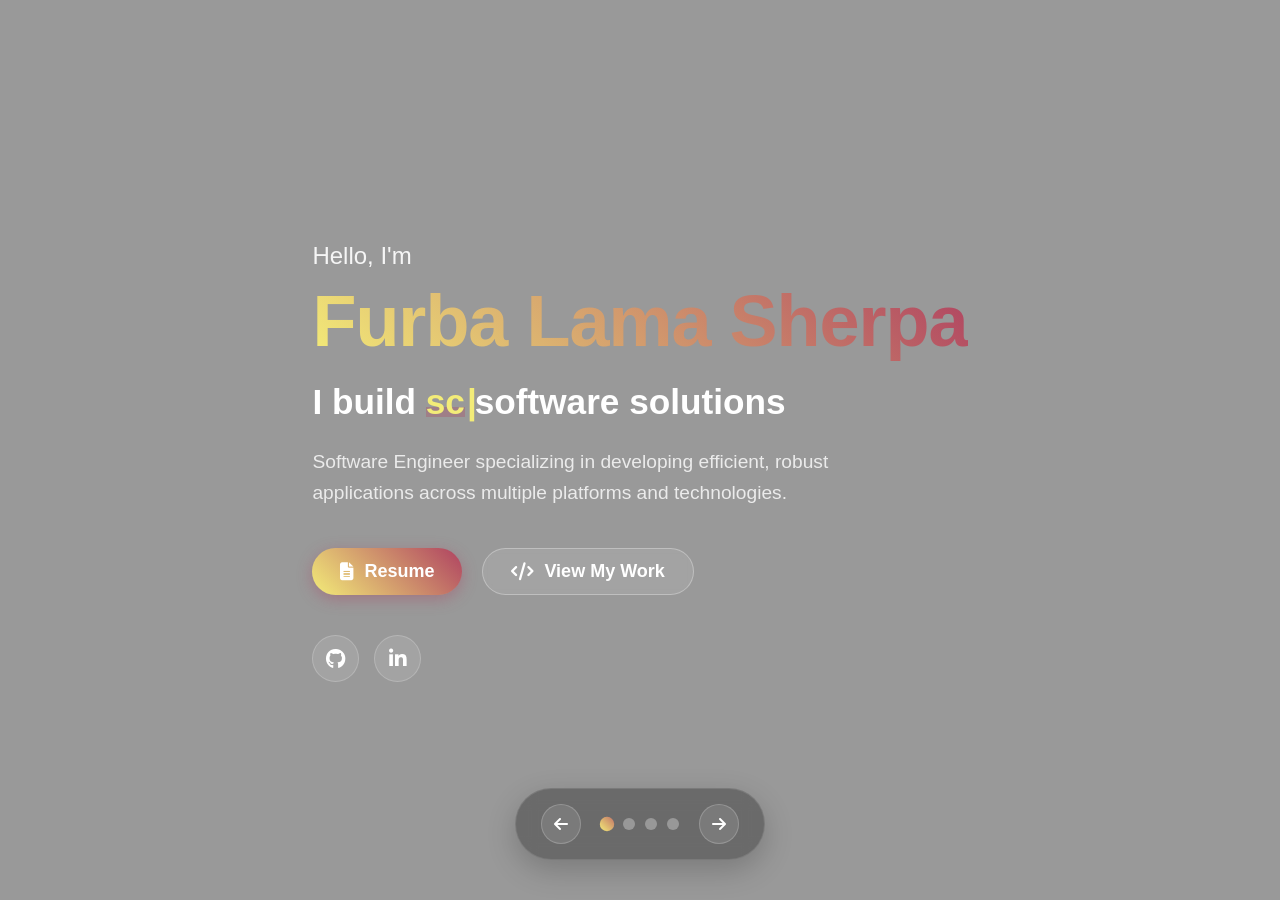
<file: index.html>
<!DOCTYPE html>
<html lang="en">
<head>
    <meta charset="UTF-8">
    <meta name="viewport" content="width=device-width, initial-scale=1.0">
    <title>Furba Lama Sherpa | Portfolio</title>
    <link rel="stylesheet" href="https://cdnjs.cloudflare.com/ajax/libs/font-awesome/6.4.0/css/all.min.css">
    <link rel="stylesheet" href="index.css">
</head>
<body>
 <!-- Fixed Video Background -->
<video autoplay muted loop playsinline id="bg-video">
    <source src="bg.mp4" type="video/mp4">
</video>
<div class="overlay"></div>

<!-- Horizontal Sliding Sections -->
<div class="container">
    <section class="page" id="home">
        <div class="home-content">
            <div class="home-text-container">
                <p class="greeting">Hello, I'm</p>
                <h1 class="name">Furba Lama Sherpa</h1>
                <div class="title-container">
                    <p class="title">I build <span class="highlight">scalable</span> software solutions</p>
                </div>
                <p class="description">Software Engineer specializing in developing efficient, robust applications across multiple platforms and technologies.</p>
                <div class="home-buttons">
                    <a href="Res.pdf" class="resume-btn" target="_blank">
                        <i class="fas fa-file-alt"></i> Resume
                    </a>
                    <a href="javascript:void(0);" class="projects-btn" onclick="scrollPage(2)">
                        <i class="fas fa-code"></i> View My Work
                    </a>
                </div>
                <div class="home-social-links">
                    <a href="https://github.com/Gintama32" target="_blank" class="home-social-link">
                        <i class="fab fa-github"></i>
                    </a>
                    <a href="https://www.linkedin.com/in/furba-sherpa-555785208/" target="_blank" class="home-social-link">
                        <i class="fab fa-linkedin-in"></i>
                    </a>
                </div>
            </div>

        </div>
    </section>

    <section class="page" id="about">
        <div class="about-container">
          <div class="about-text">
            <h2>About Me</h2>
            <p>
              Hi, I'm Furba Lama Sherpa. I'm a graduated computer science student and a software engineer who loves building efficient systems that solve complex problems.
            </p>
            <p>
              I enjoy developing software across the stack, from backend systems to frontend interfaces. I work with technologies like Java, Python, C++, and various frameworks to create scalable, maintainable solutions. I'm passionate about algorithm optimization, system design, and writing clean, efficient code.
            </p>
            <p>
              Outside of engineering, I enjoy exploring emerging technologies, contributing to open-source projects, and finding innovative ways to improve software quality and performance.
            </p>
          </div>
          <div class="about-image">
            <img src="profile.jpg" alt="Furba Lama Sherpa">
          </div>
        </div>
      </section>
      

    <section class="page" id="projects">
        <div class="projects-wrapper">
            <div class="project-container">
                <div class="project-text">
                    <h2>AI-Powered Image Analysis Web App</h2>
                    <p>A full-stack application that uses Clarifai’s General Image Concept Model to generate detailed, multi-word tags (e.g., “red sports car,” “sunset beach”) from user-uploaded images. This allows users to extract meaningful insights and descriptions from visual content.</p>
                    <p>Built with Express.js, PostgreSQL, and React, the app integrates Clarifai’s gRPC API to cut image processing latency by 50%. Users can visualize analysis results in under 2 seconds, making the experience both fast and interactive.</p>
                    <div class="tech-stack">
                        <span class="tech-tag">React</span>
                        <span class="tech-tag">Express.js</span>
                        <span class="tech-tag">PostgreSQL</span>
                        <span class="tech-tag">Clarifai gRPC API</span>
                        <span class="tech-tag">Node.js</span>
                    </div>
                    <div class="project-links">
                        <a href="https://github.com/Gintama32/ConceptFinder" class="project-link" target="_blank">View Code</a>
                        <a href="https://fastidious-wisp-9a1497.netlify.app/" class="project-link" target="_blank">Live Demo</a>
                    </div>
                </div>
                <div class="project-demo">
                    <img src="project_demo.gif" alt="Project Demo">
                </div>
            </div>

            <div class="project-container">
                <div class="project-text">
                    <h2>Anonymous Next.Js Messaging Web App</h2>
                        <p>A secure, full-stack application that allows users to send messages anonymously to other users with receiving user's unique link. Built with Next.js for server-side rendering and dynamic site generation, the app delivers fast performance while maintaining a responsive, accessible UI across devices.</p>
                        <p>The platform integrates NextAuth for authentication, MongoDB with Mongoose for secure data storage, and OpenAI for auto-generating messages, enhancing user engagement. TypeScript, React Hooks, Tailwind CSS, shadcn/ui, and Zod ensure maintainable, type-safe code and robust input validation.</p>
                    <div class="tech-stack">
                        <span class="tech-tag">React</span>
                        <span class="tech-tag">Node.js</span>
                        <span class="tech-tag">Next.js</span>
                        <span class="tech-tag">Tailwind CSS</span>
                        <span class="tech-tag">NextAuth</span>
                        <span class="tech-tag">MongoDB/Mongoose</span>
                        <span class="tech-tag">Zod</span>
                        <span class="tech-tag">OpenAI</span>
                    </div>
                    <div class="project-links">
                        <a href="https://github.com/Gintama32/New_project" class="project-link" target="_blank">View Code</a>
                        <a href="https://new-project-neon-psi.vercel.app/" class="project-link" target="_blank">Live Demo</a>
                    </div>
                </div>
                <div class="project-demo">
                    <video autoplay loop muted playsinline>
                        <source src="project_demo1.mp4" type="video/mp4">
                    </video>
                </div>
            </div>
        </div>
    </section>

    <section class="page" id="contact">
        <div class="contact-container">
            <h2>Get In Touch</h2>
            <p class="contact-intro">I'm always open to new opportunities and collaborations. Feel free to reach out!</p>
            
            <div class="contact-content">
                <div class="contact-info">
                    <div class="contact-item">
                        <div class="contact-icon">
                            <i class="fas fa-envelope"></i>
                        </div>
                        <div class="contact-text">
                            <h3>Email</h3>
                            <p><a href="mailto:fluffey6@gmail.com">fluffey6@gmail.com</a></p>
                        </div>
                    </div>
                    
                    <div class="contact-item">
                        <div class="contact-icon">
                            <i class="fas fa-map-marker-alt"></i>
                        </div>
                        <div class="contact-text">
                            <h3>Location</h3>
                            <p>Seattle, WA</p>
                        </div>
                    </div>
                    
                    <div class="social-links">
                        <a href="https://github.com/Gintama32" target="_blank" class="social-link">
                            <i class="fab fa-github"></i>
                        </a>
                        <a href="https://www.linkedin.com/in/furba-sherpa-555785208/" target="_blank" class="social-link">
                            <i class="fab fa-linkedin-in"></i>
                        </a>
                    </div>
                </div>
                
                <div class="contact-form-container">
                    <form id="contact-form" class="contact-form" action="https://formspree.io/f/xqadzzqy" method="POST">
                        <div class="form-group">
                            <input type="text" id="name" name="name" placeholder="Your Name" required>
                        </div>
                        <div class="form-group">
                            <input type="email" id="email" name="email" placeholder="Your Email" required>
                        </div>
                        <div class="form-group">
                            <input type="text" id="subject" name="subject" placeholder="Subject">
                        </div>
                        <div class="form-group">
                            <textarea id="message" name="message" placeholder="Your Message" required></textarea>
                        </div>
                        <!-- Anti-spam honeypot field -->
                        <div class="form-group" style="display:none">
                            <input type="text" name="_gotcha">
                        </div>
                        <input type="hidden" name="_subject" value="New Portfolio Contact Message">
                        <button type="submit" class="submit-btn">Send Message</button>
                    </form>
                </div>
            </div>
        </div>
    </section>
</div>

<!-- Navigation Buttons -->
<div class="navigation-controls">
    <button class="nav-btn prev" onclick="scrollPage(-1)" aria-label="Previous section">
        <i class="fas fa-arrow-left"></i>
    </button>
    <div class="nav-dots">
        <span class="nav-dot active" data-index="0" onclick="goToPage(0)"></span>
        <span class="nav-dot" data-index="1" onclick="goToPage(1)"></span>
        <span class="nav-dot" data-index="2" onclick="goToPage(2)"></span>
        <span class="nav-dot" data-index="3" onclick="goToPage(3)"></span>
    </div>
    <button class="nav-btn next" onclick="scrollPage(1)" aria-label="Next section">
        <i class="fas fa-arrow-right"></i>
    </button>
</div>

<script src="https://formspree.io/js/formspree-v2.min.js"></script>
<script src="index.js"></script>
</body>
</html>
</file>
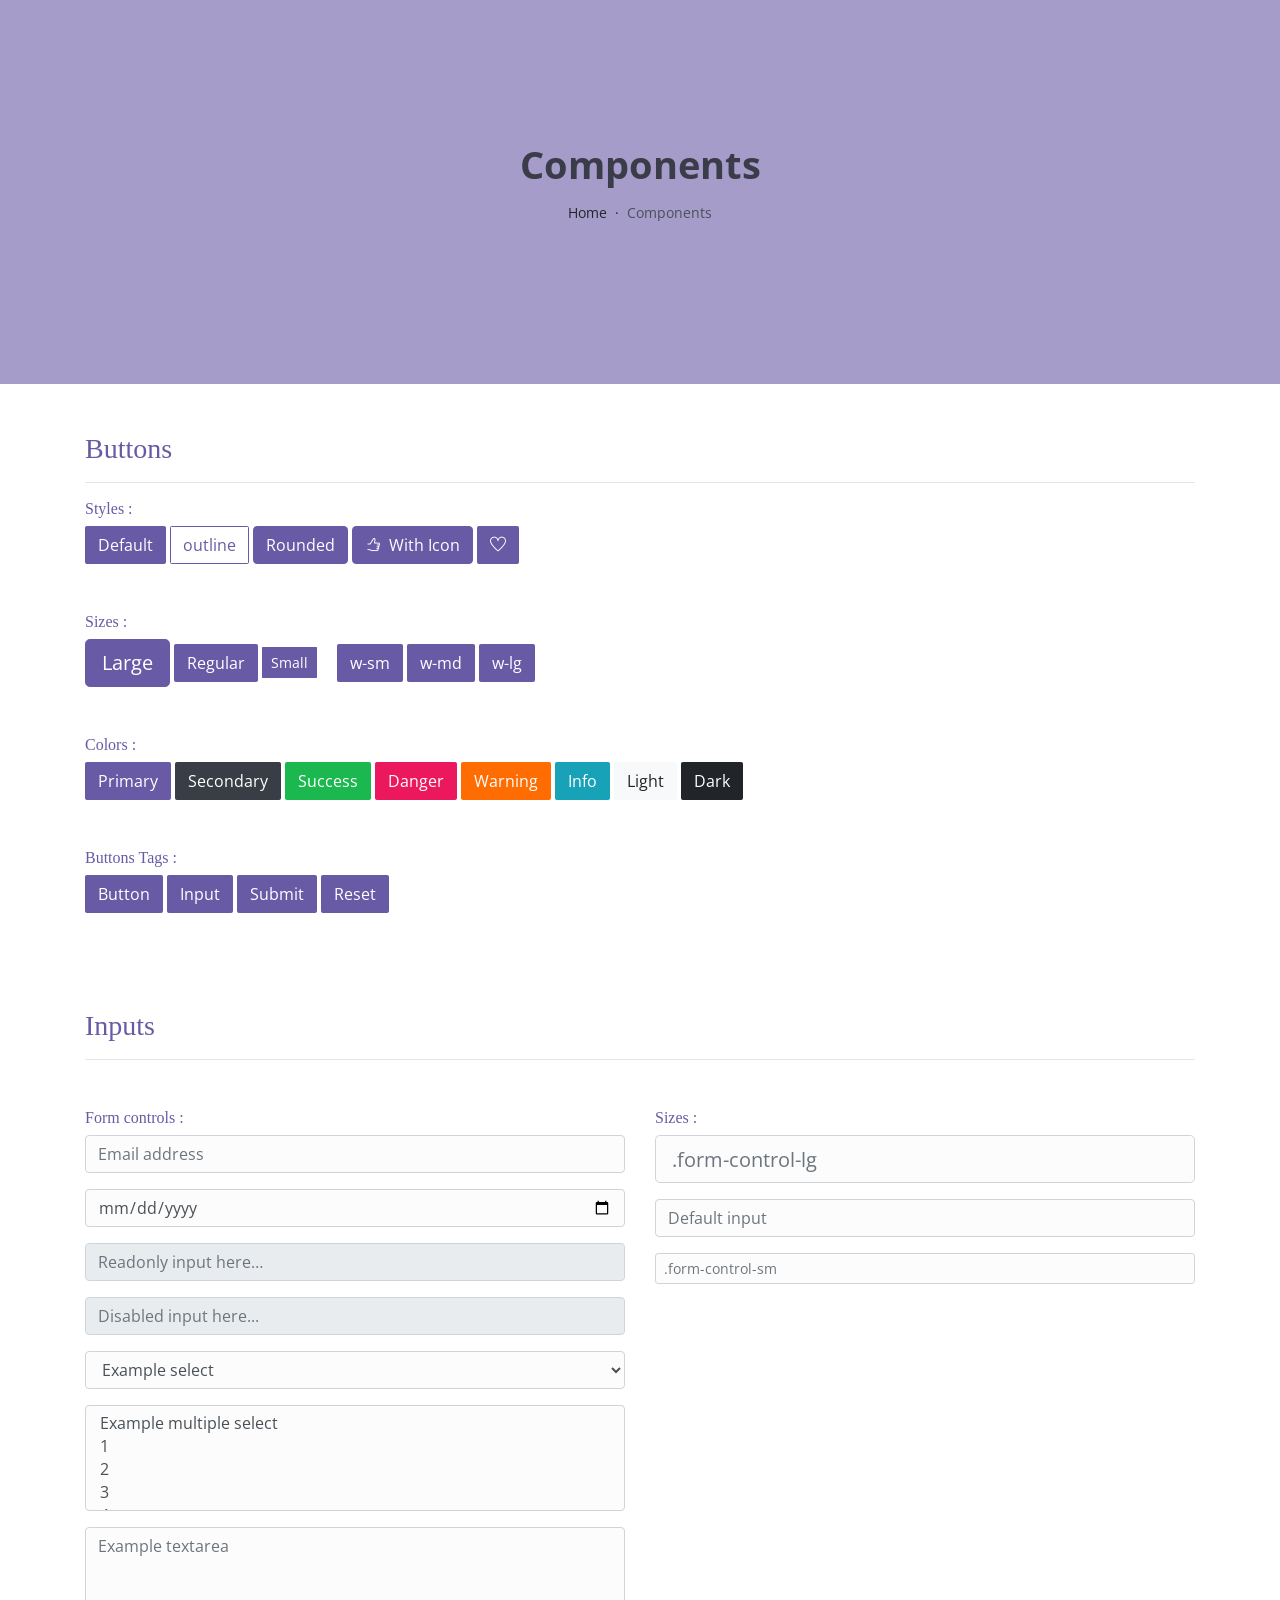
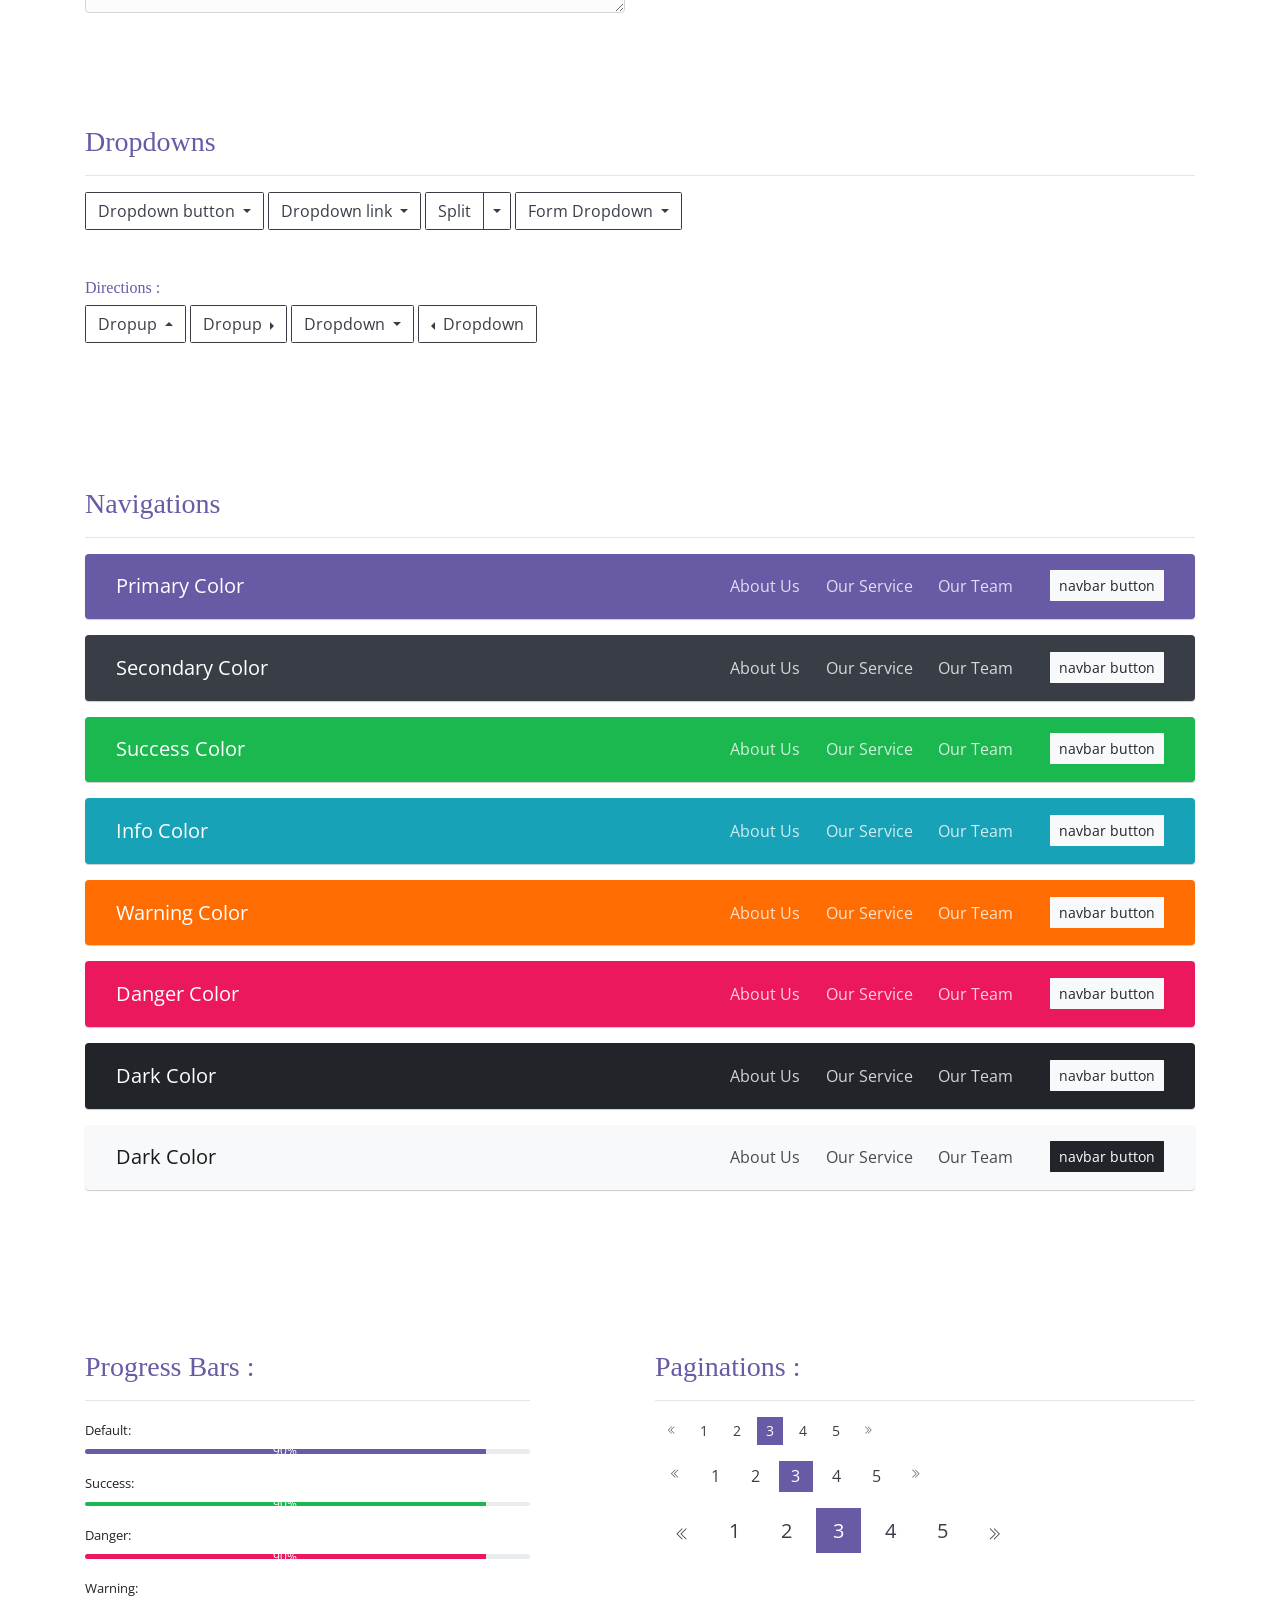
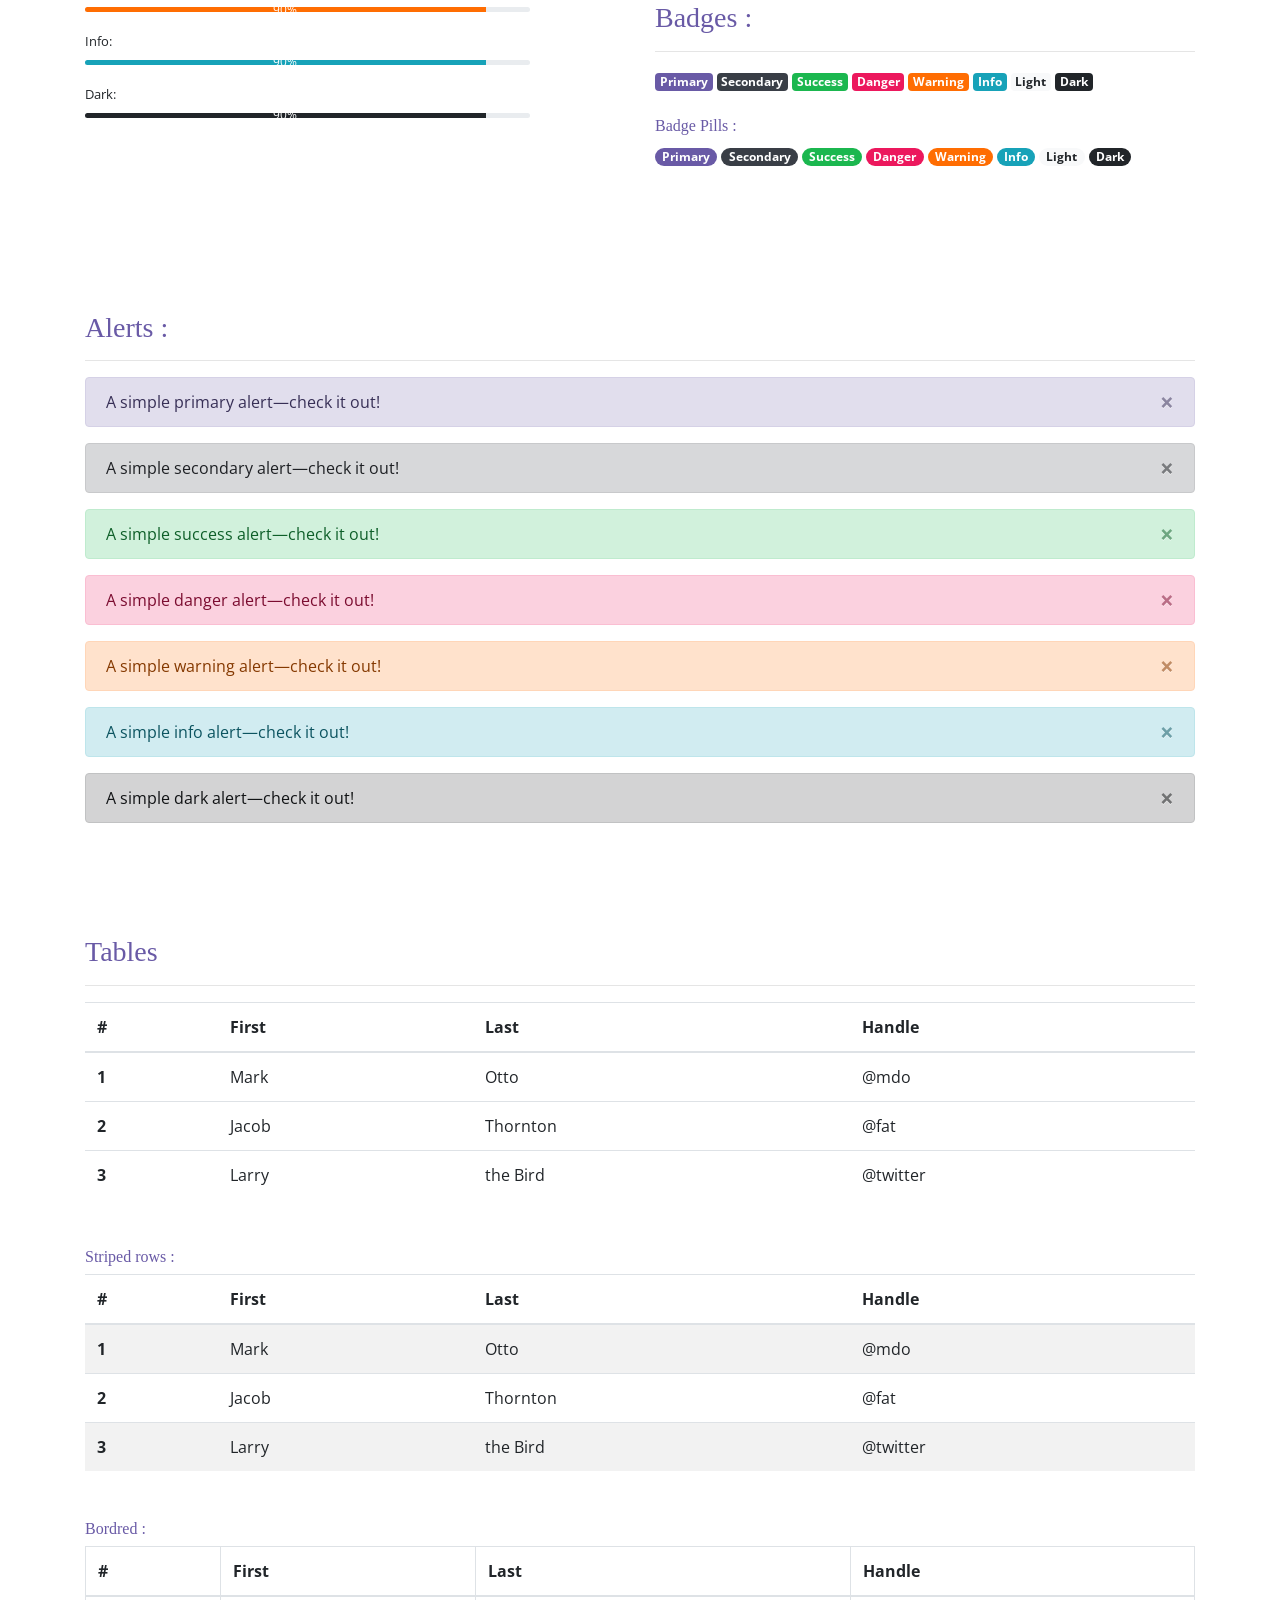
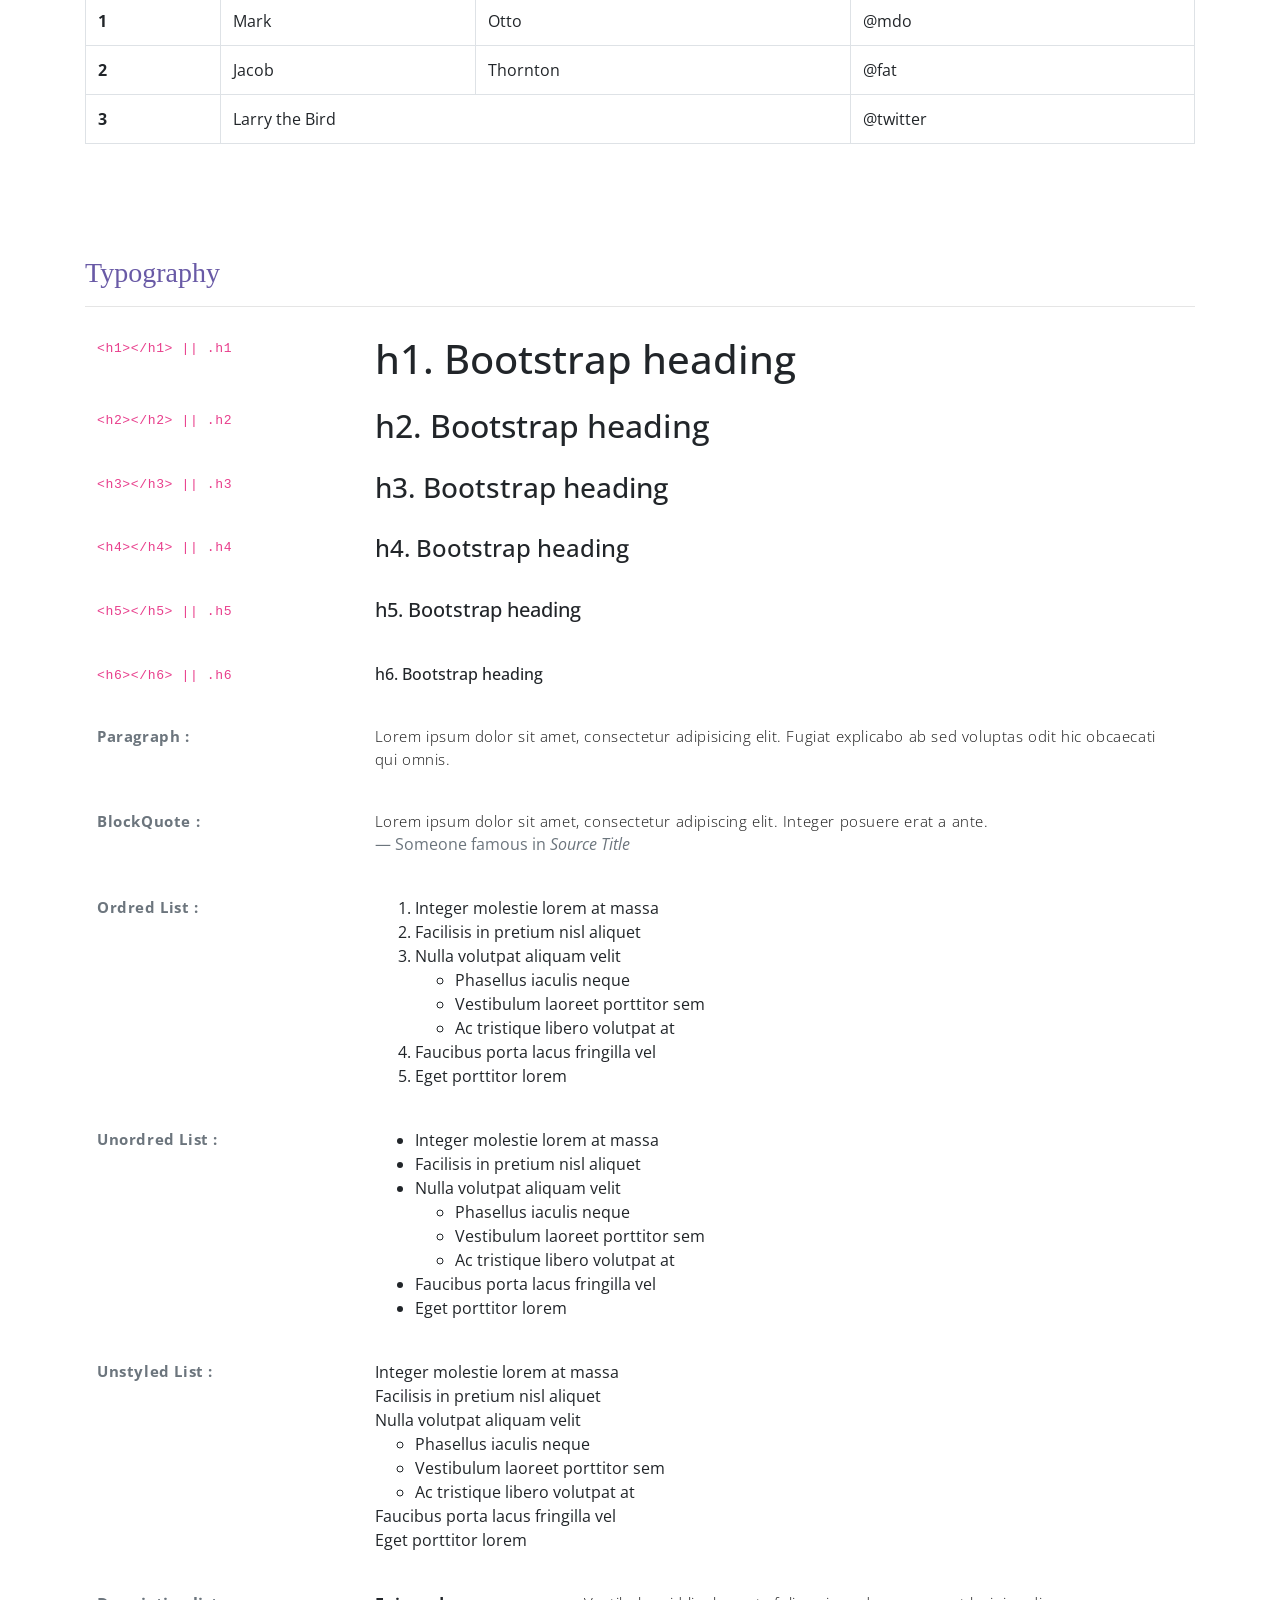
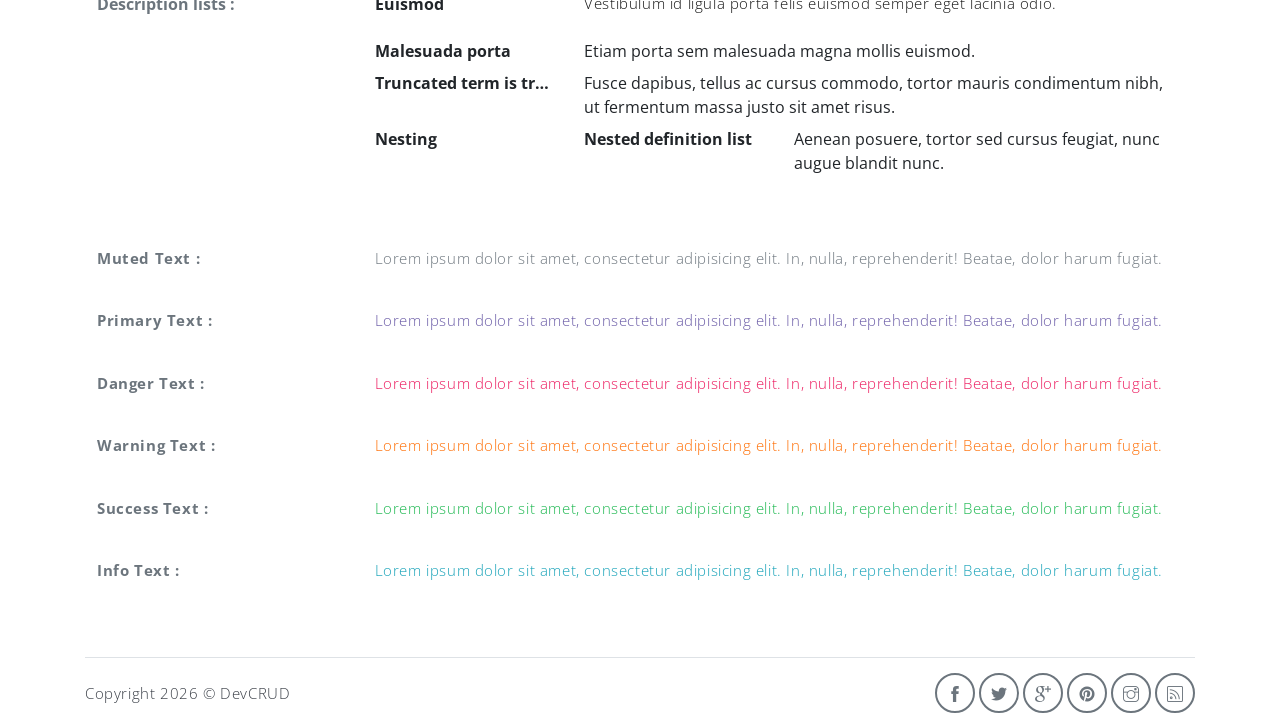
<file: components.html>
<!DOCTYPE html>
<html lang="en">
<head>
   <meta charset="utf-8">
   <meta name="viewport" content="width=device-width, initial-scale=1, shrink-to-fit=no">
   <meta name="description" content="Start your development with Meyawo landing page.">
   <meta name="author" content="Devcrud">
   <title>Meyawo Landing page | Components</title>
   <!-- font icons -->
   <link rel="stylesheet" href="assets/vendors/themify-icons/css/themify-icons.css">
   <!-- Bootstrap + Steller  -->
   <link rel="stylesheet" href="assets/css/meyawo.css">
</head>
<body>

   <!-- Page Header -->
   <header class="header header-mini"> 
      <div class="header-title">Components</div> 
      <nav aria-label="breadcrumb">
         <ol class="breadcrumb">
            <li class="breadcrumb-item"><a href="/">Home</a></li>
            <li class="breadcrumb-item active" aria-current="page">Components</li>
         </ol>
      </nav>
   </header> <!-- End Of Page Header -->

   <!-- main content -->
   <div class="container">

      <!-- Buttons -->
      <h3 class="mt-5">Buttons</h3>
      <hr>
      <h6 class="section-secondary-title">Styles :</h6>
      <button class="btn btn-primary">Default</button>
      <button class="btn btn-outline-primary">outline</button>
      <button class="btn btn-primary rounded">Rounded</button>
      <button class="btn btn-primary rounded"><i class="ti-thumb-up pr-1"></i> With Icon</button>
      <button class="btn btn-primary circle"><i class="ti-heart"></i></button>

      <h6 class="section-secondary-title mt-5">Sizes :</h6>
      <button class="btn btn-primary btn-lg">Large</button>
      <button class="btn btn-primary ">Regular</button>
      <button class="btn btn-primary btn-sm">Small</button>
      <button class="btn btn-primary w-sm ml-3">w-sm</button>
      <button class="btn btn-primary w-md">w-md</button>
      <button class="btn btn-primary w-lg">w-lg</button>

      <h6 class="section-secondary-title mt-5">Colors :</h6>          
      <button type="button" class="btn btn-primary">Primary</button>
      <button type="button" class="btn btn-secondary">Secondary</button>
      <button type="button" class="btn btn-success">Success</button>
      <button type="button" class="btn btn-danger">Danger</button>
      <button type="button" class="btn btn-warning">Warning</button>
      <button type="button" class="btn btn-info">Info</button>
      <button type="button" class="btn btn-light">Light</button>
      <button type="button" class="btn btn-dark">Dark</button>

      <h6 class="section-secondary-title mt-5">Buttons Tags :</h6>
      <button class="btn btn-primary" type="submit">Button</button>
      <input class="btn btn-primary" type="button" value="Input">
      <input class="btn btn-primary" type="submit" value="Submit">
      <input class="btn btn-primary" type="reset" value="Reset">
      
      <!-- devider -->
      <div class="py-5"></div>

      <!-- Inputs -->
      <h3>Inputs</h3>
      <hr>
      <div class="row mt-5">
         <div class="col-md-6">
            <h6 class="section-secondary-title">Form controls :</h6>        
            <div class="form-group">
               <input type="email" class="form-control" id="exampleFormControlInput1" placeholder="Email address">
            </div>
            <div class="form-group">
               <input type="date" class="form-control" id="exampleFormControlInput1" placeholder="Date">
            </div>
            <div class="form-group">
               <input class="form-control" type="text" placeholder="Readonly input here…" readonly>
            </div>
            <div class="form-group">
               <input class="form-control" id="disabledInput" type="text" placeholder="Disabled input here..." disabled>
            </div>
            <div class="form-group">
               <select class="form-control" id="exampleFormControlSelect1">
                  <option>Example select</option>
                  <option>1</option>
                  <option>2</option>
                  <option>3</option>
                  <option>4</option>
                  <option>5</option>
               </select>
            </div>
            <div class="form-group">
               <select multiple class="form-control" id="exampleFormControlSelect2">
                  <option>Example multiple select</option>
                  <option>1</option>
                  <option>2</option>
                  <option>3</option>
                  <option>4</option>
                  <option>5</option>
               </select>
            </div>
            <div class="form-group">
               <textarea class="form-control" id="exampleFormControlTextarea1" rows="3" placeholder="Example textarea"></textarea>
            </div>
         </div>
         <div class="col-md-6">
            <h6 class="section-secondary-title">Sizes :</h6>    
            <div class="form-group">
               <input class="form-control form-control-lg" type="text" placeholder=".form-control-lg">             
            </div>
            <div class="form-group">
               <input class="form-control" type="text" placeholder="Default input">
            </div>
            <div class="form-group">
               <input class="form-control form-control-sm" type="text" placeholder=".form-control-sm"> 
            </div>
         </div>
      </div> <!-- end of inputs -->   

      <!-- devider -->
      <div class="py-5"></div>             

      <!-- Dropdowns -->
      <h3 class="components-section-title font-weight-normal">Dropdowns</h3>
      <hr>
      <div class="dropdown d-inline-block">
         <button class="btn btn-outline-secondary dropdown-toggle" type="button" id="dropdownMenuButton" data-toggle="dropdown" aria-haspopup="true" aria-expanded="false">
         Dropdown button
         </button>
         <div class="dropdown-menu" aria-labelledby="dropdownMenuButton">
         <a class="dropdown-item" href="#">Action</a>
         <a class="dropdown-item" href="#">Another action</a>
         <a class="dropdown-item" href="#">Something else here</a>
         </div>
      </div>
      <div class="dropdown d-inline-block">
         <a class="btn btn-outline-secondary dropdown-toggle" href="#" role="button" id="dropdownMenuLink" data-toggle="dropdown" aria-haspopup="true" aria-expanded="false">
            Dropdown link
         </a>
         <div class="dropdown-menu" aria-labelledby="dropdownMenuLink">
            <a class="dropdown-item" href="#">Action</a>
            <a class="dropdown-item" href="#">Another action</a>
            <a class="dropdown-item" href="#">Something else here</a>
         </div>
      </div>
      <div class="btn-group">
         <button type="button" class="btn btn-outline-secondary">Split</button>
         <button type="button" class="btn btn-outline-secondary dropdown-toggle dropdown-toggle-split" data-toggle="dropdown" aria-haspopup="true" aria-expanded="false">
         <span class="sr-only">Toggle Dropdown</span>
         </button>
         <div class="dropdown-menu">
            <a class="dropdown-item" href="#">Action</a>
            <a class="dropdown-item" href="#">Another action</a>
            <a class="dropdown-item" href="#">Something else here</a>
            <div class="dropdown-divider"></div>
            <a class="dropdown-item" href="#">Separated link</a>
         </div>
      </div>
      <div class="btn-group">
         <button class="btn btn-outline-secondary dropdown-toggle" type="button" id="dropdownMenuButton" data-toggle="dropdown" aria-haspopup="true" aria-expanded="false">
            Form Dropdown
         </button>
         <div class="dropdown-menu form">
            <form class="px-4 py-3">
               <div class="form-group">
                  <input type="email" class="form-control" id="exampleDropdownFormEmail1" placeholder="email@example.com">
               </div>
               <div class="form-group">
                  <input type="password" class="form-control" id="exampleDropdownFormPassword1" placeholder="Password">
               </div>
               <div class="form-check mb-3">
                  <input type="checkbox" class="form-check-input" id="dropdownCheck">
                  <label class="form-check-label" for="dropdownCheck">
                     Remember me
                  </label>
               </div>
               <button type="submit" class="btn btn-primary btn-block">Sign in</button>
            </form>
            <div class="dropdown-divider"></div>
            <a class="dropdown-item" href="#"><small>New around here? Sign up</small></a>
            <a class="dropdown-item" href="#"><small>Forgot password?</small></a>
         </div>
      </div>       
      <h6 class="section-secondary-title mt-5">Directions :</h6>  
      <div class="btn-group dropup">
         <button type="button" class="btn btn-outline-secondary dropdown-toggle" data-toggle="dropdown" aria-haspopup="true" aria-expanded="false">
            Dropup
         </button>
         <div class="dropdown-menu">
            <a class="dropdown-item" href="#">Action</a>
            <a class="dropdown-item" href="#">Another action</a>
            <a class="dropdown-item" href="#">Something else here</a>
            <div class="dropdown-divider"></div>
            <a class="dropdown-item" href="#">Separated link</a>
         </div>
      </div>
      <div class="btn-group dropright">
         <button type="button" class="btn btn-outline-secondary dropdown-toggle" data-toggle="dropdown" aria-haspopup="true" aria-expanded="false">
            Dropup
         </button>
         <div class="dropdown-menu">
            <a class="dropdown-item" href="#">Action</a>
            <a class="dropdown-item" href="#">Another action</a>
            <a class="dropdown-item" href="#">Something else here</a>
            <div class="dropdown-divider"></div>
            <a class="dropdown-item" href="#">Separated link</a>
         </div>
      </div>
      <div class="btn-group">
         <button type="button" class="btn btn-outline-secondary dropdown-toggle" data-toggle="dropdown" aria-haspopup="true" aria-expanded="false">
            Dropdown
         </button>
         <div class="dropdown-menu">
            <a class="dropdown-item" href="#">Action</a>
            <a class="dropdown-item" href="#">Another action</a>
            <a class="dropdown-item" href="#">Something else here</a>
            <div class="dropdown-divider"></div>
            <a class="dropdown-item" href="#">Separated link</a>
         </div>
      </div>
      <div class="btn-group dropleft">
         <button type="button" class="btn btn-outline-secondary dropdown-toggle" data-toggle="dropdown" aria-haspopup="true" aria-expanded="false">
            Dropdown
         </button>
         <div class="dropdown-menu">
            <a class="dropdown-item" href="#">Action</a>
            <a class="dropdown-item" href="#">Another action</a>
            <a class="dropdown-item" href="#">Something else here</a>
            <div class="dropdown-divider"></div>
            <a class="dropdown-item" href="#">Separated link</a>
         </div>
      </div> <!-- end of Dropdowns -->  

      <!-- devider -->
      <div class="py-5"></div>   

      <!-- navbars -->
      <h3 class="components-section-title font-weight-normal mt-5">Navigations</h3>
      <hr>
      <nav class="navbar navbar-expand-sm navbar-dark bg-primary rounded shadow mb-3">
         <div class="container">
            <a class="navbar-brand" href="#">Primary Color</a>
            <button class="navbar-toggler ml-auto" type="button" data-toggle="collapse" data-target="#navbarSupportedContent" aria-controls="navbarSupportedContent" aria-expanded="false" aria-label="Toggle navigation">
            <span class="navbar-toggler-icon"></span>
            </button>
            <div class="collapse navbar-collapse" id="navbarSupportedContent">
               <ul class="navbar-nav ml-auto"> 
                  <li class="nav-item">
                     <a class="nav-link" href="#about">About Us</a>
                  </li>
                  <li class="nav-item">
                     <a class="nav-link" href="#service">Our Service</a>
                  </li>
                  <li class="nav-item">
                     <a class="nav-link" href="#team">Our Team</a>
                  </li>
                  <li class="nav-item">
                     <a href="#book-table" class="ml-4 mt-1 btn btn-light btn-sm">navbar button</a>
                  </li>
               </ul>                       
            </div>
         </div>
      </nav>
      <nav class="navbar navbar-expand-sm navbar-dark bg-secondary rounded shadow mb-3">
         <div class="container">
            <a class="navbar-brand" href="#">Secondary Color</a>
            <button class="navbar-toggler ml-auto" type="button" data-toggle="collapse" data-target="#navbarSupportedContent" aria-controls="navbarSupportedContent" aria-expanded="false" aria-label="Toggle navigation">
            <span class="navbar-toggler-icon"></span>
            </button>
            <div class="collapse navbar-collapse" id="navbarSupportedContent">
               <ul class="navbar-nav ml-auto"> 
                  <li class="nav-item">
                     <a class="nav-link" href="#about">About Us</a>
                  </li>
                  <li class="nav-item">
                     <a class="nav-link" href="#service">Our Service</a>
                  </li>
                  <li class="nav-item">
                     <a class="nav-link" href="#team">Our Team</a>
                  </li>
                  <li class="nav-item">
                     <a href="#book-table" class="ml-4 mt-1 btn btn-light btn-sm">navbar button</a>
                  </li>
               </ul>                       
            </div>
         </div>
      </nav>
      <nav class="navbar navbar-expand-sm navbar-dark bg-success rounded shadow mb-3">
         <div class="container">
            <a class="navbar-brand" href="#">Success Color</a>
            <button class="navbar-toggler ml-auto" type="button" data-toggle="collapse" data-target="#navbarSupportedContent" aria-controls="navbarSupportedContent" aria-expanded="false" aria-label="Toggle navigation">
            <span class="navbar-toggler-icon"></span>
            </button>
            <div class="collapse navbar-collapse" id="navbarSupportedContent">
               <ul class="navbar-nav ml-auto"> 
                  <li class="nav-item">
                     <a class="nav-link" href="#about">About Us</a>
                  </li>
                  <li class="nav-item">
                     <a class="nav-link" href="#service">Our Service</a>
                  </li>
                  <li class="nav-item">
                     <a class="nav-link" href="#team">Our Team</a>
                  </li>
                  <li class="nav-item">
                     <a href="#book-table" class="ml-4 mt-1 btn btn-light btn-sm">navbar button</a>
                  </li>
               </ul>                       
            </div>
         </div>
      </nav>
      <nav class="navbar navbar-expand-sm navbar-dark bg-info rounded shadow mb-3">
         <div class="container">
            <a class="navbar-brand" href="#">Info Color</a>
            <button class="navbar-toggler ml-auto" type="button" data-toggle="collapse" data-target="#navbarSupportedContent" aria-controls="navbarSupportedContent" aria-expanded="false" aria-label="Toggle navigation">
            <span class="navbar-toggler-icon"></span>
            </button>
            <div class="collapse navbar-collapse" id="navbarSupportedContent">
               <ul class="navbar-nav ml-auto"> 
                  <li class="nav-item">
                     <a class="nav-link" href="#about">About Us</a>
                  </li>
                  <li class="nav-item">
                     <a class="nav-link" href="#service">Our Service</a>
                  </li>
                  <li class="nav-item">
                     <a class="nav-link" href="#team">Our Team</a>
                  </li>
                  <li class="nav-item">
                     <a href="#book-table" class="ml-4 mt-1 btn btn-light btn-sm">navbar button</a>
                  </li>
               </ul>                       
            </div>
         </div>
      </nav>
      <nav class="navbar navbar-expand-sm navbar-dark bg-warning rounded shadow mb-3">
         <div class="container">
            <a class="navbar-brand" href="#">Warning Color</a>
            <button class="navbar-toggler ml-auto" type="button" data-toggle="collapse" data-target="#navbarSupportedContent" aria-controls="navbarSupportedContent" aria-expanded="false" aria-label="Toggle navigation">
            <span class="navbar-toggler-icon"></span>
            </button>
            <div class="collapse navbar-collapse" id="navbarSupportedContent">
               <ul class="navbar-nav ml-auto"> 
                  <li class="nav-item">
                     <a class="nav-link" href="#about">About Us</a>
                  </li>
                  <li class="nav-item">
                     <a class="nav-link" href="#service">Our Service</a>
                  </li>
                  <li class="nav-item">
                     <a class="nav-link" href="#team">Our Team</a>
                  </li>
                  <li class="nav-item">
                     <a href="#book-table" class="ml-4 mt-1 btn btn-light btn-sm">navbar button</a>
                  </li>
               </ul>                       
            </div>
         </div>
      </nav>
      <nav class="navbar navbar-expand-sm navbar-dark bg-danger rounded shadow mb-3">
         <div class="container">
            <a class="navbar-brand" href="#">Danger Color</a>
            <button class="navbar-toggler ml-auto" type="button" data-toggle="collapse" data-target="#navbarSupportedContent" aria-controls="navbarSupportedContent" aria-expanded="false" aria-label="Toggle navigation">
            <span class="navbar-toggler-icon"></span>
            </button>
            <div class="collapse navbar-collapse" id="navbarSupportedContent">
               <ul class="navbar-nav ml-auto"> 
                  <li class="nav-item">
                     <a class="nav-link" href="#about">About Us</a>
                  </li>
                  <li class="nav-item">
                     <a class="nav-link" href="#service">Our Service</a>
                  </li>
                  <li class="nav-item">
                     <a class="nav-link" href="#team">Our Team</a>
                  </li>
                  <li class="nav-item">
                     <a href="#book-table" class="ml-4 mt-1 btn btn-light btn-sm">navbar button</a>
                  </li>
               </ul>                       
            </div>
         </div>
      </nav>
      <nav class="navbar navbar-expand-sm navbar-dark bg-dark rounded shadow mb-3">
         <div class="container">
            <a class="navbar-brand" href="#">Dark Color</a>
            <button class="navbar-toggler ml-auto" type="button" data-toggle="collapse" data-target="#navbarSupportedContent" aria-controls="navbarSupportedContent" aria-expanded="false" aria-label="Toggle navigation">
            <span class="navbar-toggler-icon"></span>
            </button>
            <div class="collapse navbar-collapse" id="navbarSupportedContent">
               <ul class="navbar-nav ml-auto"> 
                  <li class="nav-item">
                     <a class="nav-link" href="#about">About Us</a>
                  </li>
                  <li class="nav-item">
                     <a class="nav-link" href="#service">Our Service</a>
                  </li>
                  <li class="nav-item">
                     <a class="nav-link" href="#team">Our Team</a>
                  </li>
                  <li class="nav-item">
                     <a href="#book-table" class="ml-4 mt-1 btn btn-light btn-sm">navbar button</a>
                  </li>
               </ul>                       
            </div>
         </div>
      </nav>
      <nav class="navbar navbar-expand-sm navbar-light bg-light rounded shadow mb-3">
         <div class="container">
            <a class="navbar-brand" href="#">Dark Color</a>
            <button class="navbar-toggler ml-auto" type="button" data-toggle="collapse" data-target="#navbarSupportedContent" aria-controls="navbarSupportedContent" aria-expanded="false" aria-label="Toggle navigation">
            <span class="navbar-toggler-icon"></span>
            </button>
            <div class="collapse navbar-collapse" id="navbarSupportedContent">
               <ul class="navbar-nav ml-auto"> 
                  <li class="nav-item">
                     <a class="nav-link" href="#about">About Us</a>
                  </li>
                  <li class="nav-item">
                     <a class="nav-link" href="#service">Our Service</a>
                  </li>
                  <li class="nav-item">
                     <a class="nav-link" href="#team">Our Team</a>
                  </li>
                  <li class="nav-item">
                     <a href="#book-table" class="ml-4 mt-1 btn btn-dark btn-sm">navbar button</a>
                  </li>
               </ul>                       
            </div>
         </div>
      </nav>
      <!-- End of navbars -->

      <!-- devider -->
      <div class="py-5"></div>   
      
      <!-- progress bars -->
      <div class="row justify-content-between">
         <div class="col-md-5">
            <h3 class="components-section-title font-weight-normal mt-5">Progress Bars :</h3>
            <hr>
            <small>Default: </small>
            <div class="progress mt-2 mb-3">
               <div class="progress-bar" role="progressbar" style="width: 90%" aria-valuenow="25" aria-valuemin="0" aria-valuemax="100"><span>90%</span></div>
            </div>
            <small>Success:</small>
            <div class="progress mt-2 mb-3">
               <div class="progress-bar bg-success" role="progressbar" style="width: 90%" aria-valuenow="25" aria-valuemin="0" aria-valuemax="100"><span>90%</span></div>
            </div>
            <small>Danger:</small>
            <div class="progress mt-2 mb-3">
               <div class="progress-bar bg-danger" role="progressbar" style="width: 90%" aria-valuenow="25" aria-valuemin="0" aria-valuemax="100"><span>90%</span></div>
            </div>
            <small>Warning:</small>
            <div class="progress mt-2 mb-3">
               <div class="progress-bar bg-warning" role="progressbar" style="width: 90%" aria-valuenow="25" aria-valuemin="0" aria-valuemax="100"><span>90%</span></div>
            </div>
            <small>Info:</small>
            <div class="progress mt-2 mb-3">
               <div class="progress-bar bg-info" role="progressbar" style="width: 90%" aria-valuenow="25" aria-valuemin="0" aria-valuemax="100"><span>90%</span></div>
            </div>
            <small>Dark:</small>
            <div class="progress mt-2 mb-3">
               <div class="progress-bar bg-dark" role="progressbar" style="width: 90%" aria-valuenow="25" aria-valuemin="0" aria-valuemax="100"><span>90%</span></div>
            </div>
         </div>
         <div class="col-md-6">
            <h3 class="components-section-title font-weight-normal mt-5">Paginations :</h3>
            <hr>
            <nav aria-label="Page navigation example">
               <ul class="pagination pagination-sm">
                  <li class="page-item"><a class="page-link" href="#"><i class="ti-angle-double-left"></i></a></li>
                  <li class="page-item"><a class="page-link" href="#">1</a></li>
                  <li class="page-item"><a class="page-link" href="#">2</a></li>
                  <li class="page-item active"><a class="page-link" href="#">3</a></li>
                  <li class="page-item"><a class="page-link" href="#">4</a></li>
                  <li class="page-item"><a class="page-link" href="#">5</a></li>
                  <li class="page-item"><a class="page-link" href="#"><i class="ti-angle-double-right"></i></a></li>
               </ul>
            </nav>
            <nav aria-label="Page navigation example">
               <ul class="pagination">
               <li class="page-item"><a class="page-link" href="#"><i class="ti-angle-double-left"></i></a></li>
                  <li class="page-item"><a class="page-link" href="#">1</a></li>
                  <li class="page-item"><a class="page-link" href="#">2</a></li>
                  <li class="page-item active"><a class="page-link" href="#">3</a></li>
                  <li class="page-item"><a class="page-link" href="#">4</a></li>
                  <li class="page-item"><a class="page-link" href="#">5</a></li>
                  <li class="page-item"><a class="page-link" href="#"><i class="ti-angle-double-right"></i></a></li>
               </ul>
            </nav>
            <nav aria-label="Page navigation example">
               <ul class="pagination pagination-lg">
                  <li class="page-item"><a class="page-link" href="#"><i class="ti-angle-double-left"></i></a></li>
                  <li class="page-item"><a class="page-link" href="#">1</a></li>
                  <li class="page-item"><a class="page-link" href="#">2</a></li>
                  <li class="page-item active"><a class="page-link" href="#">3</a></li>
                  <li class="page-item"><a class="page-link" href="#">4</a></li>
                  <li class="page-item"><a class="page-link" href="#">5</a></li>
                  <li class="page-item"><a class="page-link" href="#"><i class="ti-angle-double-right"></i></a></li>
               </ul>
            </nav>

            <!-- Badges -->
            <h3 class="components-section-title font-weight-normal mt-5">Badges :</h3>
            <hr>
            <span class="badge badge-primary">Primary</span>
            <span class="badge badge-secondary">Secondary</span>
            <span class="badge badge-success">Success</span>
            <span class="badge badge-danger">Danger</span>
            <span class="badge badge-warning">Warning</span>
            <span class="badge badge-info">Info</span>
            <span class="badge badge-light">Light</span>
            <span class="badge badge-dark">Dark</span>
            <h6 class="section-secondary-title mt-4 mb-2">Badge Pills :</h6>
            <span class="badge badge-pill badge-primary">Primary</span>
            <span class="badge badge-pill badge-secondary">Secondary</span>
            <span class="badge badge-pill badge-success">Success</span>
            <span class="badge badge-pill badge-danger">Danger</span>
            <span class="badge badge-pill badge-warning">Warning</span>
            <span class="badge badge-pill badge-info">Info</span>
            <span class="badge badge-pill badge-light">Light</span>
            <span class="badge badge-pill badge-dark">Dark</span>
         </div>
      </div> <!-- End of Progress bars -->

      <!-- devider -->
      <div class="py-5"></div>  

      <!-- Alerts -->
      <h3 class="components-section-title font-weight-normal mt-5">Alerts :</h3>
      <hr>
      <div class="alert alert-primary alert-dismissible fade show" role="alert">
         A simple primary alert—check it out!
         <button type="button" class="close" data-dismiss="alert" aria-label="Close">
            <span aria-hidden="true">&times;</span>
         </button>
      </div>
      <div class="alert alert-secondary alert-dismissible fade show" role="alert">
         A simple secondary alert—check it out!
         <button type="button" class="close" data-dismiss="alert" aria-label="Close">
            <span aria-hidden="true">&times;</span>
         </button>
      </div>
      <div class="alert alert-success alert-dismissible fade show" role="alert">
         A simple success alert—check it out!
         <button type="button" class="close" data-dismiss="alert" aria-label="Close">
            <span aria-hidden="true">&times;</span>
         </button>
      </div>
      <div class="alert alert-danger alert-dismissible fade show" role="alert">
         A simple danger alert—check it out!
         <button type="button" class="close" data-dismiss="alert" aria-label="Close">
            <span aria-hidden="true">&times;</span>
         </button>
      </div>
      <div class="alert alert-warning alert-dismissible fade show" role="alert">
         A simple warning alert—check it out!
         <button type="button" class="close" data-dismiss="alert" aria-label="Close">
            <span aria-hidden="true">&times;</span>
         </button>
      </div>
      <div class="alert alert-info alert-dismissible fade show" role="alert">
         A simple info alert—check it out!
         <button type="button" class="close" data-dismiss="alert" aria-label="Close">
            <span aria-hidden="true">&times;</span>
         </button>
      </div>
      <div class="alert alert-dark alert-dismissible fade show" role="alert">
         A simple dark alert—check it out!
         <button type="button" class="close" data-dismiss="alert" aria-label="Close">
            <span aria-hidden="true">&times;</span>
         </button>
      </div>
      <!-- end of alerts -->

      <!-- devider -->
      <div class="py-5"></div> 
   
      <!-- tables -->
      <h3 class="components-section-title">Tables</h3>
      <hr>
      <table class="table">
         <thead>
            <tr>
               <th scope="col">#</th>
               <th scope="col">First</th>
               <th scope="col">Last</th>
               <th scope="col">Handle</th>
            </tr>
         </thead>
         <tbody>
            <tr>
               <th scope="row">1</th>
               <td>Mark</td>
               <td>Otto</td>
               <td>@mdo</td>
            </tr>
            <tr>
               <th scope="row">2</th>
               <td>Jacob</td>
               <td>Thornton</td>
               <td>@fat</td>
            </tr>
            <tr>
               <th scope="row">3</th>
               <td>Larry</td>
               <td>the Bird</td>
               <td>@twitter</td>
            </tr>
         </tbody>
      </table>

      <h6 class="section-secondary-title mt-5">Striped rows :</h6>
      <table class="table table-striped">
         <thead>
            <tr>
               <th scope="col">#</th>
               <th scope="col">First</th>
               <th scope="col">Last</th>
               <th scope="col">Handle</th>
            </tr>
         </thead>
         <tbody>
            <tr>
               <th scope="row">1</th>
               <td>Mark</td>
               <td>Otto</td>
               <td>@mdo</td>
            </tr>
            <tr>
               <th scope="row">2</th>
               <td>Jacob</td>
               <td>Thornton</td>
               <td>@fat</td>
            </tr>
            <tr>
               <th scope="row">3</th>
               <td>Larry</td>
               <td>the Bird</td>
               <td>@twitter</td>
            </tr>
         </tbody>
      </table>

      <h6 class="section-secondary-title mt-5">Bordred :</h6>
      <table class="table table-bordered">
         <thead>
            <tr>
               <th scope="col">#</th>
               <th scope="col">First</th>
               <th scope="col">Last</th>
               <th scope="col">Handle</th>
            </tr>
         </thead>
         <tbody>
            <tr>
               <th scope="row">1</th>
               <td>Mark</td>
               <td>Otto</td>
               <td>@mdo</td>
            </tr>
            <tr>
               <th scope="row">2</th>
               <td>Jacob</td>
               <td>Thornton</td>
               <td>@fat</td>
            </tr>
            <tr>
               <th scope="row">3</th>
               <td colspan="2">Larry the Bird</td>
               <td>@twitter</td>
            </tr>
         </tbody>
      </table>
      <!-- end of tables -->

      <!-- devider -->
      <div class="py-5"></div> 

      <!-- typography -->
      <h3 class="components-section-title">Typography</h3>
      <hr>
      <table class="table table-borderless v-align-center">
         <tbody>
            <tr>
               <td>
                  <p><code class="highlighter-rouge">&lt;h1&gt;&lt;/h1&gt; || .h1</code></p>
               </td>
               <td class="w-75"><span class="h1">h1. Bootstrap heading</span></td>
            </tr>
            <tr>
               <td>
                  <p><code class="highlighter-rouge">&lt;h2&gt;&lt;/h2&gt; || .h2</code></p>
               </td>
               <td><span class="h2">h2. Bootstrap heading</span></td>
            </tr>
            <tr>
               <td>
                  <p><code class="highlighter-rouge">&lt;h3&gt;&lt;/h3&gt; || .h3</code></p>
               </td>
               <td><span class="h3">h3. Bootstrap heading</span></td>
            </tr>
            <tr>
               <td>
                  <p><code class="highlighter-rouge">&lt;h4&gt;&lt;/h4&gt; || .h4</code></p>
               </td>
               <td><span class="h4">h4. Bootstrap heading</span></td>
            </tr>
            <tr>
               <td>
                  <p><code class="highlighter-rouge">&lt;h5&gt;&lt;/h5&gt; || .h5</code></p>
               </td>
               <td><span class="h5">h5. Bootstrap heading</span></td>
            </tr>
            <tr>
               <td>
                  <p><code class="highlighter-rouge">&lt;h6&gt;&lt;/h6&gt; || .h6</code></p>
               </td>
               <td><span class="h6">h6. Bootstrap heading</span></td>
            </tr>
            <tr>
               <td>
                  <p class="font-weight-bold text-muted">Paragraph :</p>
               </td>
               <td><p>Lorem ipsum dolor sit amet, consectetur adipisicing elit. Fugiat explicabo ab sed voluptas odit hic obcaecati qui omnis.</p></td>
            </tr>
            <tr>
               <td>
                  <p class="font-weight-bold text-muted">BlockQuote :</p>
               </td>
               <td>
                  <blockquote class="blockquote">
                     <p class="mb-0">Lorem ipsum dolor sit amet, consectetur adipiscing elit. Integer posuere erat a ante.</p>
                     <footer class="blockquote-footer">Someone famous in <cite title="Source Title">Source Title</cite></footer>
                  </blockquote>
               </td>
            </tr>

            <tr>
               <td><p class="font-weight-bold text-muted">Ordred List :</p></td>
               <td>
                  <ol>
                     <li>Integer molestie lorem at massa</li>
                     <li>Facilisis in pretium nisl aliquet</li>
                     <li>Nulla volutpat aliquam velit
                        <ul>
                           <li>Phasellus iaculis neque</li>
                           <li>Vestibulum laoreet porttitor sem</li>
                           <li>Ac tristique libero volutpat at</li>
                        </ul>
                     </li>
                     <li>Faucibus porta lacus fringilla vel</li>
                     <li>Eget porttitor lorem</li>
                  </ol>
               </td>
            </tr>
            <tr>
               <td><p class="font-weight-bold text-muted">Unordred List :</p></td>
               <td>
                  <ul >
                     <li>Integer molestie lorem at massa</li>
                     <li>Facilisis in pretium nisl aliquet</li>
                     <li>Nulla volutpat aliquam velit
                        <ul>
                           <li>Phasellus iaculis neque</li>
                           <li>Vestibulum laoreet porttitor sem</li>
                           <li>Ac tristique libero volutpat at</li>
                        </ul>
                     </li>
                     <li>Faucibus porta lacus fringilla vel</li>
                     <li>Eget porttitor lorem</li>
                  </ul>
               </td>
            </tr>
            <tr>
               <td><p class="font-weight-bold text-muted">Unstyled List :</p></td>
               <td>
                  <ul class="list-unstyled">
                     <li>Integer molestie lorem at massa</li>
                     <li>Facilisis in pretium nisl aliquet</li>
                     <li>Nulla volutpat aliquam velit
                        <ul>
                           <li>Phasellus iaculis neque</li>
                           <li>Vestibulum laoreet porttitor sem</li>
                           <li>Ac tristique libero volutpat at</li>
                        </ul>
                     </li>
                     <li>Faucibus porta lacus fringilla vel</li>
                     <li>Eget porttitor lorem</li>
                  </ul>
               </td>
            </tr>
            <tr>
               <td class="font-weight-bold text-muted">Description lists : </td>
               <td>
                  <dl class="row">
                     <dt class="col-sm-3">Euismod</dt>
                     <dd class="col-sm-9">
                        <p>Vestibulum id ligula porta felis euismod semper eget lacinia odio.</p>
                     </dd>

                     <dt class="col-sm-3">Malesuada porta</dt>
                     <dd class="col-sm-9">Etiam porta sem malesuada magna mollis euismod.</dd>

                     <dt class="col-sm-3 text-truncate">Truncated term is truncated</dt>
                     <dd class="col-sm-9">Fusce dapibus, tellus ac cursus commodo, tortor mauris condimentum nibh, ut fermentum massa justo sit amet risus.</dd>

                     <dt class="col-sm-3">Nesting</dt>
                     <dd class="col-sm-9">
                        <dl class="row">
                           <dt class="col-sm-4">Nested definition list</dt>
                           <dd class="col-sm-8">Aenean posuere, tortor sed cursus feugiat, nunc augue blandit nunc.</dd>
                        </dl>
                     </dd>
                  </dl>
               </td>
            </tr>
            <tr>
               <td>
                  <p class="font-weight-bold text-muted">Muted Text :</p>
               </td>
               <td>
                  <p class="text-muted">Lorem ipsum dolor sit amet, consectetur adipisicing elit. In, nulla, reprehenderit! Beatae, dolor harum fugiat.</p>
               </td>
            </tr>
            <tr>
               <td>
                  <p class="font-weight-bold text-muted">Primary Text :</p>
               </td>
               <td>
                  <p class="text-primary">Lorem ipsum dolor sit amet, consectetur adipisicing elit. In, nulla, reprehenderit! Beatae, dolor harum fugiat.</p>
               </td>
            </tr>
            <tr>
               <td>
                  <p class="font-weight-bold text-muted">Danger Text :</p>
               </td>
               <td>
                  <p class="text-danger">Lorem ipsum dolor sit amet, consectetur adipisicing elit. In, nulla, reprehenderit! Beatae, dolor harum fugiat.</p>
               </td>
            </tr>
            <tr>
               <td>
                  <p class="font-weight-bold text-muted">Warning Text :</p>
               </td>
               <td>
                  <p class="text-warning">Lorem ipsum dolor sit amet, consectetur adipisicing elit. In, nulla, reprehenderit! Beatae, dolor harum fugiat.</p>
               </td>
            </tr>
            <tr>
               <td>
                  <p class="font-weight-bold text-muted">Success Text :</p>
               </td>
               <td>
                  <p class="text-success">Lorem ipsum dolor sit amet, consectetur adipisicing elit. In, nulla, reprehenderit! Beatae, dolor harum fugiat.</p>
               </td>
            </tr>
            <tr>
               <td>
                  <p class="font-weight-bold text-muted">Info Text :</p>
               </td>
               <td>
                  <p class="text-info">Lorem ipsum dolor sit amet, consectetur adipisicing elit. In, nulla, reprehenderit! Beatae, dolor harum fugiat.</p>
               </td>
            </tr>
         </tbody>
      </table>
   </div>
   <!-- end of typography -->

   <!-- footer -->
    <div class="container mt-5">
        <footer class="footer">       
            <p class="mb-0">Copyright <script>document.write(new Date().getFullYear())</script> &copy; <a href="http://www.devcrud.com">DevCRUD</a></p>
            <div class="social-links text-right m-auto ml-sm-auto">
                <a href="javascript:void(0)" class="link"><i class="ti-facebook"></i></a>
                <a href="javascript:void(0)" class="link"><i class="ti-twitter-alt"></i></a>
                <a href="javascript:void(0)" class="link"><i class="ti-google"></i></a>
                <a href="javascript:void(0)" class="link"><i class="ti-pinterest-alt"></i></a>
                <a href="javascript:void(0)" class="link"><i class="ti-instagram"></i></a>
                <a href="javascript:void(0)" class="link"><i class="ti-rss"></i></a>
            </div>
        </footer>
    </div> <!-- end of page footer -->
   
   <!-- core  -->
   <script src="assets/vendors/jquery/jquery-3.4.1.js"></script>
   <script src="assets/vendors/bootstrap/bootstrap.bundle.js"></script>

</body>
</html>
</file>
<file: index.css>
/* Global styles to prevent unwanted scrolling */
html, body {
    margin: 0;
    padding: 0;
    overflow: hidden;
    height: 100%;
    width: 100%;
}

/* Fullscreen video background - stays behind everything */
#bg-video {
    position: fixed;
    top: 0;
    left: 0;
    width: 100%;
    height: 100%;
    object-fit: cover;
    z-index: -2;   /* behind everything */
}

.overlay {
    position: fixed;
    top: 0;
    left: 0;
    width: 100%;
    height: 100%;
    background: rgba(0,0,0,0.4);
    z-index: -1;   /* above video but below content */
}

/* Horizontal sliding container */
.container {
    display: flex;
    height: 100vh;
    width: 400vw;  /* 4 sections */
    transition: transform 0.8s ease;
    overflow: hidden; /* Hide horizontal overflow */
}

/* Each section/page */
.page {
    min-width: 100vw;
    height: 100vh; /* Fixed height for non-project sections */
    display: flex;
    justify-content: center;
    align-items: center; /* Center content vertically */
    position: relative;
    text-align: center;
    color: white;
    font-family: Arial, sans-serif;
    overflow-y: hidden; /* Disable vertical scrolling by default */
}

/* Special styling for projects page to allow scrolling */
#projects {
    align-items: flex-start; /* Align to top for scrollable content */
    overflow-y: auto; /* Enable vertical scrolling only for projects */
    padding-top: 40px;
    -webkit-overflow-scrolling: touch; /* Smooth scrolling on iOS */
    overscroll-behavior: contain; /* Prevent scroll chaining */
    scroll-behavior: smooth; /* Smooth scrolling */
}

/* Home Section Styles */
.home-content {
    display: flex;
    flex-direction: column;
    justify-content: center;
    align-items: center;
    height: 100%;
    width: 100%;
    max-width: 1200px;
    padding: 0 40px;
    position: relative;
    z-index: 1; /* ensures content is above overlay and video */
}

.home-text-container {
    text-align: left;
    max-width: 800px;
    animation: fadeIn 1s ease-out;
}

.greeting {
    font-size: 1.5rem;
    color: rgba(255, 255, 255, 0.9);
    margin-bottom: 10px;
    font-weight: 300;
}

.name {
    font-size: 4.5rem;
    font-weight: 700;
    margin: 0 0 20px 0;
    background: linear-gradient(45deg, #f3ec78, #af4261);
    background-clip: text;
    -webkit-background-clip: text;
    color: transparent;
    display: inline-block;
    letter-spacing: -1px;
}

.title-container {
    margin-bottom: 25px;
}

.title {
    font-size: 2.2rem;
    font-weight: 600;
    margin: 0;
    color: white;
}

.highlight {
    position: relative;
    display: inline-block;
    color: #f3ec78;
}

.highlight::after {
    content: '';
    position: absolute;
    width: 100%;
    height: 10px;
    bottom: 5px;
    left: 0;
    background-color: rgba(175, 66, 97, 0.3);
    z-index: -1;
    transition: all 0.3s ease;
}

/* Blinking cursor effect */
.highlight::before {
    content: '|';
    position: absolute;
    right: -12px;
    color: #f3ec78;
    animation: blink 0.7s infinite;
}

@keyframes blink {
    0%, 100% { opacity: 1; }
    50% { opacity: 0; }
}

.description {
    font-size: 1.2rem;
    line-height: 1.6;
    color: rgba(255, 255, 255, 0.8);
    margin-bottom: 40px;
    max-width: 600px;
}

.home-buttons {
    display: flex;
    gap: 20px;
    margin-bottom: 40px;
}

.resume-btn, .projects-btn {
    display: inline-flex;
    align-items: center;
    gap: 10px;
    padding: 12px 28px;
    border-radius: 30px;
    font-size: 18px;
    font-weight: bold;
    color: #fff;
    text-decoration: none;
    backdrop-filter: blur(5px);
    transition: all 0.3s ease;
}

.resume-btn {
    background: linear-gradient(45deg, #f3ec78, #af4261);
    border: none;
    box-shadow: 0 4px 15px rgba(175, 66, 97, 0.4);
}

.projects-btn {
    background: rgba(255,255,255,0.1);
    border: 1px solid rgba(255,255,255,0.3);
}

.resume-btn:hover, .projects-btn:hover {
    transform: translateY(-3px);
}

.resume-btn:hover {
    box-shadow: 0 7px 20px rgba(175, 66, 97, 0.5);
}

.projects-btn:hover {
    background: rgba(255,255,255,0.2);
}

.home-social-links {
    display: flex;
    gap: 15px;
}

.home-social-link {
    display: flex;
    justify-content: center;
    align-items: center;
    width: 45px;
    height: 45px;
    border-radius: 50%;
    background: rgba(255, 255, 255, 0.1);
    color: white;
    font-size: 20px;
    text-decoration: none;
    transition: all 0.3s ease;
    border: 1px solid rgba(255, 255, 255, 0.2);
}

.home-social-link:hover {
    background: rgba(255, 255, 255, 0.2);
    transform: translateY(-3px);
    color: #f3ec78;
}

.nav-indicator {
    position: absolute;
    bottom: 40px;
    display: flex;
    flex-direction: column;
    align-items: center;
    gap: 10px;
    color: rgba(255, 255, 255, 0.7);
}

.nav-indicator p {
    font-size: 0.9rem;
    letter-spacing: 2px;
    text-transform: uppercase;
}

.arrow-container {
    display: flex;
    gap: 20px;
    align-items: center;
}

.arrow-container i {
    font-size: 1.2rem;
    animation: pulse 2s infinite;
}

.arrow-container i:first-child {
    animation-delay: 0s;
}

.arrow-container i:last-child {
    animation-delay: 1s;
}

@keyframes pulse {
    0% {
        opacity: 0.5;
        transform: scale(1);
    }
    50% {
        opacity: 1;
        transform: scale(1.2);
    }
    100% {
        opacity: 0.5;
        transform: scale(1);
    }
}

/* Navigation Controls */
.navigation-controls {
    position: fixed;
    bottom: 40px;
    left: 50%;
    transform: translateX(-50%);
    display: flex;
    align-items: center;
    justify-content: center;
    gap: 20px;
    z-index: 10;
    background: rgba(0, 0, 0, 0.3);
    backdrop-filter: blur(10px);
    padding: 15px 25px;
    border-radius: 50px;
    border: 1px solid rgba(255, 255, 255, 0.1);
    box-shadow: 0 10px 30px rgba(0, 0, 0, 0.2);
}

.nav-btn {
    background: rgba(255, 255, 255, 0.1);
    border: 1px solid rgba(255, 255, 255, 0.2);
    color: white;
    width: 40px;
    height: 40px;
    border-radius: 50%;
    display: flex;
    align-items: center;
    justify-content: center;
    cursor: pointer;
    transition: all 0.3s ease;
    font-size: 16px;
}

.nav-btn:hover {
    background: rgba(255, 255, 255, 0.2);
    transform: translateY(-2px);
    box-shadow: 0 5px 15px rgba(0, 0, 0, 0.2);
}

.nav-dots {
    display: flex;
    gap: 10px;
}

.nav-dot {
    width: 12px;
    height: 12px;
    border-radius: 50%;
    background: rgba(255, 255, 255, 0.3);
    cursor: pointer;
    transition: all 0.3s ease;
    position: relative;
}

.nav-dot:hover {
    background: rgba(255, 255, 255, 0.5);
}

.nav-dot.active {
    background: linear-gradient(45deg, #f3ec78, #af4261);
    transform: scale(1.2);
}

.nav-dot.active::after {
    content: '';
    position: absolute;
    width: 100%;
    height: 100%;
    border-radius: 50%;
    background: rgba(243, 236, 120, 0.3);
    animation: ripple 1.5s infinite;
    z-index: -1;
}

@keyframes ripple {
    0% {
        transform: scale(1);
        opacity: 1;
    }
    100% {
        transform: scale(2.5);
        opacity: 0;
    }
}
/* About Section */
.about-container {
    display: flex;
    flex-direction: row;  /* side by side text + image */
    justify-content: center;
    align-items: center;
    gap: 60px;            /* space between text and image */
    max-width: 1000px;
    padding: 0 40px;
    margin: auto;
    text-align: left;
    z-index: 1;
    animation: fadeIn 1s ease-in-out;
    height: 100%; /* Use full height of the container */
}

.about-text {
    flex: 2;   /* text takes more space */
    color: white;
}

.about-text h2 {
    font-size: 3em;
    margin-bottom: 20px;
}

.about-text p {
    font-size: 1.2em;
    line-height: 1.6em;
    margin-bottom: 15px;
}

.about-image {
    flex: 1;   /* image takes less space */
    display: flex;
    justify-content: center;
    align-items: center;
}

.about-image img {
    width: 250px;
    height: 250px;
    border-radius: 20px;
    object-fit: cover;
    box-shadow: 0 10px 30px rgba(0,0,0,0.5);
    border: 2px solid rgba(255,255,255,0.2);
}

/* Fade-in animation */
@keyframes fadeIn {
    from { opacity: 0; transform: translateY(20px); }
    to { opacity: 1; transform: translateY(0); }
}

/* Project Section Styles */
.projects-wrapper {
    display: flex;
    flex-direction: column;
    gap: 40px;  /* Space between project containers */
    padding: 40px 20px;  /* Reduced top padding */
    width: 100%;
    max-width: 1400px;  /* Slightly wider than individual containers */
    margin: 0 auto;
    overflow-y: visible; /* Remove internal scrolling */
    height: auto; /* Allow natural height */
}

/* Projects section scrollbar styling */
#projects::-webkit-scrollbar {
    width: 8px;
}

#projects::-webkit-scrollbar-track {
    background: transparent;
}

#projects::-webkit-scrollbar-thumb {
    background: rgba(255, 255, 255, 0.2);
    border-radius: 4px;
}

#projects::-webkit-scrollbar-thumb:hover {
    background: rgba(255, 255, 255, 0.3);
}
.project-container {
    display: flex;
    flex-direction: row;
    justify-content: center;
    align-items: center;
    gap: 60px;
    max-width: 1300px;  /* increased from 1200px to accommodate larger demos */
    padding: 40px;
    margin: auto;
    text-align: left;
    z-index: 1;
    background: rgba(255, 255, 255, 0.1);  /* semi-transparent background */
    backdrop-filter: blur(10px);  /* glass effect */
    border-radius: 20px;
    border: 1px solid rgba(255, 255, 255, 0.2);
    box-shadow: 0 15px 35px rgba(0, 0, 0, 0.2);
    animation: fadeIn 1s ease-in-out;
}

.project-text {
    flex: 1;  /* equal space distribution */
    color: white;
    padding: 20px;
}

.project-text h2 {
    font-size: 2.5em;
    margin-bottom: 20px;
    color: white;
}

.project-text p {
    font-size: 1.1em;
    line-height: 1.6em;
    margin-bottom: 15px;
    color: rgba(255, 255, 255, 0.9);
}

.project-demo {
    flex: 1.2;  /* slightly more space for the demo */
    display: flex;
    justify-content: center;
    align-items: center;
    padding: 20px;
    min-height: 400px; /* Ensure enough vertical space */
}

.project-demo video, .project-demo img {
    width: 100%;
    max-width: 600px; /* Increased from 500px */
    height: 350px; /* Added fixed height */
    border-radius: 10px;
    box-shadow: 0 10px 30px rgba(0, 0, 0, 0.3);
    border: 2px solid rgba(255, 255, 255, 0.2);
    object-fit: contain; /* Ensures content maintains aspect ratio */
}

.tech-stack {
    display: flex;
    flex-wrap: wrap;
    gap: 10px;
    margin-top: 20px;
}

.tech-tag {
    background: rgba(255, 255, 255, 0.15);
    padding: 5px 15px;
    border-radius: 20px;
    font-size: 0.9em;
    color: white;
    backdrop-filter: blur(5px);
}

.project-links {
    display: flex;
    gap: 15px;
    margin-top: 25px;
}

.project-link {
    display: inline-block;
    padding: 8px 20px;
    border-radius: 20px;
    background: rgba(255, 255, 255, 0.15);
    color: white;
    text-decoration: none;
    transition: all 0.3s ease;
    backdrop-filter: blur(5px);
    border: 1px solid rgba(255, 255, 255, 0.2);
}

.project-link:hover {
    background: rgba(255, 255, 255, 0.25);
    transform: translateY(-2px);
}

/* Contact Section Styles */
.contact-container {
    max-width: 1200px;
    width: 100%;
    padding: 0 20px;
    margin: 0 auto;
    color: white;
    text-align: center;
}

.contact-container h2 {
    font-size: 3em;
    margin-bottom: 20px;
    background: linear-gradient(45deg, #f3ec78, #af4261);
    background-clip: text;
    -webkit-background-clip: text;
    color: transparent;
    display: inline-block;
}

.contact-intro {
    font-size: 1.2em;
    margin-bottom: 40px;
    max-width: 700px;
    margin-left: auto;
    margin-right: auto;
    color: rgba(255, 255, 255, 0.9);
}

.contact-content {
    display: flex;
    flex-direction: row;
    gap: 60px;
    justify-content: center;
    align-items: flex-start;
}

.contact-info {
    flex: 1;
    display: flex;
    flex-direction: column;
    gap: 30px;
    text-align: left;
    max-width: 400px;
}

.contact-item {
    display: flex;
    align-items: flex-start;
    gap: 20px;
    padding: 20px;
    background: rgba(255, 255, 255, 0.1);
    border-radius: 15px;
    backdrop-filter: blur(10px);
    border: 1px solid rgba(255, 255, 255, 0.2);
    transition: transform 0.3s ease, box-shadow 0.3s ease;
}

.contact-item:hover {
    transform: translateY(-5px);
    box-shadow: 0 10px 30px rgba(0, 0, 0, 0.2);
}

.contact-icon {
    font-size: 24px;
    color: #f3ec78;
    background: rgba(255, 255, 255, 0.1);
    width: 50px;
    height: 50px;
    border-radius: 50%;
    display: flex;
    justify-content: center;
    align-items: center;
}

.contact-text h3 {
    margin: 0 0 10px 0;
    font-size: 1.3em;
}

.contact-text p {
    margin: 0;
    color: rgba(255, 255, 255, 0.9);
}

.contact-text a {
    color: rgba(255, 255, 255, 0.9);
    text-decoration: none;
    transition: color 0.3s ease;
}

.contact-text a:hover {
    color: #f3ec78;
}

.social-links {
    display: flex;
    gap: 15px;
    margin-top: 20px;
}

.social-link {
    display: flex;
    justify-content: center;
    align-items: center;
    width: 50px;
    height: 50px;
    border-radius: 50%;
    background: rgba(255, 255, 255, 0.1);
    color: white;
    font-size: 20px;
    text-decoration: none;
    transition: all 0.3s ease;
    border: 1px solid rgba(255, 255, 255, 0.2);
}

.social-link:hover {
    background: rgba(255, 255, 255, 0.2);
    transform: translateY(-5px);
    color: #f3ec78;
}

.contact-form-container {
    flex: 1;
    max-width: 500px;
}

.contact-form {
    display: flex;
    flex-direction: column;
    gap: 20px;
    padding: 30px;
    background: rgba(255, 255, 255, 0.1);
    border-radius: 15px;
    backdrop-filter: blur(10px);
    border: 1px solid rgba(255, 255, 255, 0.2);
    box-sizing: border-box; /* Ensure padding is included in width calculation */
}

.form-group {
    position: relative;
    width: 100%; /* Ensure form group takes full width */
    box-sizing: border-box; /* Include padding and border in width calculation */
}

.form-group input,
.form-group textarea {
    width: 100%;
    padding: 15px;
    background: rgba(255, 255, 255, 0.1);
    border: 1px solid rgba(255, 255, 255, 0.2);
    border-radius: 10px;
    color: white;
    font-size: 16px;
    transition: all 0.3s ease;
    box-sizing: border-box; /* Include padding and border in the element's width */
    margin: 0; /* Remove any default margins */
}

.form-group input:focus,
.form-group textarea:focus {
    outline: none;
    border-color: rgba(243, 236, 120, 0.5);
    box-shadow: 0 0 10px rgba(243, 236, 120, 0.3);
}

.form-group textarea {
    min-height: 150px;
    resize: vertical;
}

.form-group input::placeholder,
.form-group textarea::placeholder {
    color: rgba(255, 255, 255, 0.6);
}

.submit-btn {
    padding: 15px 30px;
    background: linear-gradient(45deg, #f3ec78, #af4261);
    border: none;
    border-radius: 30px;
    color: white;
    font-size: 18px;
    font-weight: bold;
    cursor: pointer;
    transition: all 0.3s ease;
    align-self: flex-end;
}

.submit-btn:hover {
    transform: translateY(-3px);
    box-shadow: 0 10px 20px rgba(0, 0, 0, 0.2);
}

.submit-btn:disabled {
    opacity: 0.7;
    cursor: not-allowed;
    transform: none;
}

.success-message {
    display: flex;
    flex-direction: column;
    align-items: center;
    justify-content: center;
    padding: 40px 20px;
    text-align: center;
}

.success-message i {
    font-size: 60px;
    color: #4CAF50;
    margin-bottom: 20px;
}

.success-message p {
    font-size: 1.2em;
    color: white;
}

/* Responsive for smaller screens */
@media screen and (max-width: 900px) {
    /* Home section responsive */
    .home-text-container {
        text-align: center;
        padding: 0 20px;
    }
    
    .name {
        font-size: 3.5rem;
    }
    
    .title {
        font-size: 1.8rem;
    }
    
    .description {
        font-size: 1.1rem;
        margin-left: auto;
        margin-right: auto;
    }
    
    .home-buttons {
        flex-direction: column;
        gap: 15px;
        align-items: center;
    }
    
    .home-social-links {
        justify-content: center;
    }
    
    .nav-indicator {
        bottom: 20px;
    }
    
    .navigation-controls {
        padding: 10px 20px;
        gap: 15px;
    }
    
    .nav-btn {
        width: 35px;
        height: 35px;
        font-size: 14px;
    }
    
    .nav-dot {
        width: 10px;
        height: 10px;
    }
    .project-container {
        flex-direction: column;
        padding: 20px;
        gap: 30px;
    }

    .project-text {
        text-align: center;
    }

    .project-text h2 {
        font-size: 2em;
    }

    .project-demo video, .project-demo img {
        max-width: 100%;
        height: 300px; /* Slightly smaller height on mobile but still substantial */
    }

    .tech-stack {
        justify-content: center;
    }

    .project-links {
        justify-content: center;
    }
    .about-container {
        flex-direction: column;  /* stack text + image */
        text-align: center;
    }
    
    .about-text h2 {
        font-size: 2.5em;
    }

    .about-text p {
        font-size: 1.1em;
    }

    .about-image img {
        width: 200px;
        height: 200px;
    }
    
    /* Contact section responsive */
    .contact-content {
        flex-direction: column;
        align-items: center;
        gap: 40px;
    }
    
    .contact-info {
        max-width: 100%;
        width: 100%;
    }
    
    .contact-form-container {
        max-width: 100%;
        width: 100%;
    }
    
    .submit-btn {
        width: 100%;
    }
    
    .contact-container h2 {
        font-size: 2.5em;
    }
}
</file>
<file: assets/vendors/themify-icons/css/themify-icons.css>
@font-face {
	font-family: 'themify';
	src:url("../fonts/themify.eot?-fvbane");
	src:url("../fonts/themify.eot?#iefix-fvbane") format("embedded-opentype"),
		url("../fonts/themify.woff?-fvbane") format("woff"),
		url("../fonts/themify.ttf?-fvbane") format("truetype"),
		url("../fonts/themify.svg?-fvbane#themify") format("svg");
	font-weight: normal;
	font-style: normal;
}

[class^="ti-"], [class*=" ti-"] {
	font-family: 'themify';
	speak: none;
	font-style: normal;
	font-weight: normal;
	font-variant: normal;
	text-transform: none;
	line-height: 1;

	/* Better Font Rendering =========== */
	-webkit-font-smoothing: antialiased;
	-moz-osx-font-smoothing: grayscale;
}

.ti-wand:before {
	content: "\e600";
}
.ti-volume:before {
	content: "\e601";
}
.ti-user:before {
	content: "\e602";
}
.ti-unlock:before {
	content: "\e603";
}
.ti-unlink:before {
	content: "\e604";
}
.ti-trash:before {
	content: "\e605";
}
.ti-thought:before {
	content: "\e606";
}
.ti-target:before {
	content: "\e607";
}
.ti-tag:before {
	content: "\e608";
}
.ti-tablet:before {
	content: "\e609";
}
.ti-star:before {
	content: "\e60a";
}
.ti-spray:before {
	content: "\e60b";
}
.ti-signal:before {
	content: "\e60c";
}
.ti-shopping-cart:before {
	content: "\e60d";
}
.ti-shopping-cart-full:before {
	content: "\e60e";
}
.ti-settings:before {
	content: "\e60f";
}
.ti-search:before {
	content: "\e610";
}
.ti-zoom-in:before {
	content: "\e611";
}
.ti-zoom-out:before {
	content: "\e612";
}
.ti-cut:before {
	content: "\e613";
}
.ti-ruler:before {
	content: "\e614";
}
.ti-ruler-pencil:before {
	content: "\e615";
}
.ti-ruler-alt:before {
	content: "\e616";
}
.ti-bookmark:before {
	content: "\e617";
}
.ti-bookmark-alt:before {
	content: "\e618";
}
.ti-reload:before {
	content: "\e619";
}
.ti-plus:before {
	content: "\e61a";
}
.ti-pin:before {
	content: "\e61b";
}
.ti-pencil:before {
	content: "\e61c";
}
.ti-pencil-alt:before {
	content: "\e61d";
}
.ti-paint-roller:before {
	content: "\e61e";
}
.ti-paint-bucket:before {
	content: "\e61f";
}
.ti-na:before {
	content: "\e620";
}
.ti-mobile:before {
	content: "\e621";
}
.ti-minus:before {
	content: "\e622";
}
.ti-medall:before {
	content: "\e623";
}
.ti-medall-alt:before {
	content: "\e624";
}
.ti-marker:before {
	content: "\e625";
}
.ti-marker-alt:before {
	content: "\e626";
}
.ti-arrow-up:before {
	content: "\e627";
}
.ti-arrow-right:before {
	content: "\e628";
}
.ti-arrow-left:before {
	content: "\e629";
}
.ti-arrow-down:before {
	content: "\e62a";
}
.ti-lock:before {
	content: "\e62b";
}
.ti-location-arrow:before {
	content: "\e62c";
}
.ti-link:before {
	content: "\e62d";
}
.ti-layout:before {
	content: "\e62e";
}
.ti-layers:before {
	content: "\e62f";
}
.ti-layers-alt:before {
	content: "\e630";
}
.ti-key:before {
	content: "\e631";
}
.ti-import:before {
	content: "\e632";
}
.ti-image:before {
	content: "\e633";
}
.ti-heart:before {
	content: "\e634";
}
.ti-heart-broken:before {
	content: "\e635";
}
.ti-hand-stop:before {
	content: "\e636";
}
.ti-hand-open:before {
	content: "\e637";
}
.ti-hand-drag:before {
	content: "\e638";
}
.ti-folder:before {
	content: "\e639";
}
.ti-flag:before {
	content: "\e63a";
}
.ti-flag-alt:before {
	content: "\e63b";
}
.ti-flag-alt-2:before {
	content: "\e63c";
}
.ti-eye:before {
	content: "\e63d";
}
.ti-export:before {
	content: "\e63e";
}
.ti-exchange-vertical:before {
	content: "\e63f";
}
.ti-desktop:before {
	content: "\e640";
}
.ti-cup:before {
	content: "\e641";
}
.ti-crown:before {
	content: "\e642";
}
.ti-comments:before {
	content: "\e643";
}
.ti-comment:before {
	content: "\e644";
}
.ti-comment-alt:before {
	content: "\e645";
}
.ti-close:before {
	content: "\e646";
}
.ti-clip:before {
	content: "\e647";
}
.ti-angle-up:before {
	content: "\e648";
}
.ti-angle-right:before {
	content: "\e649";
}
.ti-angle-left:before {
	content: "\e64a";
}
.ti-angle-down:before {
	content: "\e64b";
}
.ti-check:before {
	content: "\e64c";
}
.ti-check-box:before {
	content: "\e64d";
}
.ti-camera:before {
	content: "\e64e";
}
.ti-announcement:before {
	content: "\e64f";
}
.ti-brush:before {
	content: "\e650";
}
.ti-briefcase:before {
	content: "\e651";
}
.ti-bolt:before {
	content: "\e652";
}
.ti-bolt-alt:before {
	content: "\e653";
}
.ti-blackboard:before {
	content: "\e654";
}
.ti-bag:before {
	content: "\e655";
}
.ti-move:before {
	content: "\e656";
}
.ti-arrows-vertical:before {
	content: "\e657";
}
.ti-arrows-horizontal:before {
	content: "\e658";
}
.ti-fullscreen:before {
	content: "\e659";
}
.ti-arrow-top-right:before {
	content: "\e65a";
}
.ti-arrow-top-left:before {
	content: "\e65b";
}
.ti-arrow-circle-up:before {
	content: "\e65c";
}
.ti-arrow-circle-right:before {
	content: "\e65d";
}
.ti-arrow-circle-left:before {
	content: "\e65e";
}
.ti-arrow-circle-down:before {
	content: "\e65f";
}
.ti-angle-double-up:before {
	content: "\e660";
}
.ti-angle-double-right:before {
	content: "\e661";
}
.ti-angle-double-left:before {
	content: "\e662";
}
.ti-angle-double-down:before {
	content: "\e663";
}
.ti-zip:before {
	content: "\e664";
}
.ti-world:before {
	content: "\e665";
}
.ti-wheelchair:before {
	content: "\e666";
}
.ti-view-list:before {
	content: "\e667";
}
.ti-view-list-alt:before {
	content: "\e668";
}
.ti-view-grid:before {
	content: "\e669";
}
.ti-uppercase:before {
	content: "\e66a";
}
.ti-upload:before {
	content: "\e66b";
}
.ti-underline:before {
	content: "\e66c";
}
.ti-truck:before {
	content: "\e66d";
}
.ti-timer:before {
	content: "\e66e";
}
.ti-ticket:before {
	content: "\e66f";
}
.ti-thumb-up:before {
	content: "\e670";
}
.ti-thumb-down:before {
	content: "\e671";
}
.ti-text:before {
	content: "\e672";
}
.ti-stats-up:before {
	content: "\e673";
}
.ti-stats-down:before {
	content: "\e674";
}
.ti-split-v:before {
	content: "\e675";
}
.ti-split-h:before {
	content: "\e676";
}
.ti-smallcap:before {
	content: "\e677";
}
.ti-shine:before {
	content: "\e678";
}
.ti-shift-right:before {
	content: "\e679";
}
.ti-shift-left:before {
	content: "\e67a";
}
.ti-shield:before {
	content: "\e67b";
}
.ti-notepad:before {
	content: "\e67c";
}
.ti-server:before {
	content: "\e67d";
}
.ti-quote-right:before {
	content: "\e67e";
}
.ti-quote-left:before {
	content: "\e67f";
}
.ti-pulse:before {
	content: "\e680";
}
.ti-printer:before {
	content: "\e681";
}
.ti-power-off:before {
	content: "\e682";
}
.ti-plug:before {
	content: "\e683";
}
.ti-pie-chart:before {
	content: "\e684";
}
.ti-paragraph:before {
	content: "\e685";
}
.ti-panel:before {
	content: "\e686";
}
.ti-package:before {
	content: "\e687";
}
.ti-music:before {
	content: "\e688";
}
.ti-music-alt:before {
	content: "\e689";
}
.ti-mouse:before {
	content: "\e68a";
}
.ti-mouse-alt:before {
	content: "\e68b";
}
.ti-money:before {
	content: "\e68c";
}
.ti-microphone:before {
	content: "\e68d";
}
.ti-menu:before {
	content: "\e68e";
}
.ti-menu-alt:before {
	content: "\e68f";
}
.ti-map:before {
	content: "\e690";
}
.ti-map-alt:before {
	content: "\e691";
}
.ti-loop:before {
	content: "\e692";
}
.ti-location-pin:before {
	content: "\e693";
}
.ti-list:before {
	content: "\e694";
}
.ti-light-bulb:before {
	content: "\e695";
}
.ti-Italic:before {
	content: "\e696";
}
.ti-info:before {
	content: "\e697";
}
.ti-infinite:before {
	content: "\e698";
}
.ti-id-badge:before {
	content: "\e699";
}
.ti-hummer:before {
	content: "\e69a";
}
.ti-home:before {
	content: "\e69b";
}
.ti-help:before {
	content: "\e69c";
}
.ti-headphone:before {
	content: "\e69d";
}
.ti-harddrives:before {
	content: "\e69e";
}
.ti-harddrive:before {
	content: "\e69f";
}
.ti-gift:before {
	content: "\e6a0";
}
.ti-game:before {
	content: "\e6a1";
}
.ti-filter:before {
	content: "\e6a2";
}
.ti-files:before {
	content: "\e6a3";
}
.ti-file:before {
	content: "\e6a4";
}
.ti-eraser:before {
	content: "\e6a5";
}
.ti-envelope:before {
	content: "\e6a6";
}
.ti-download:before {
	content: "\e6a7";
}
.ti-direction:before {
	content: "\e6a8";
}
.ti-direction-alt:before {
	content: "\e6a9";
}
.ti-dashboard:before {
	content: "\e6aa";
}
.ti-control-stop:before {
	content: "\e6ab";
}
.ti-control-shuffle:before {
	content: "\e6ac";
}
.ti-control-play:before {
	content: "\e6ad";
}
.ti-control-pause:before {
	content: "\e6ae";
}
.ti-control-forward:before {
	content: "\e6af";
}
.ti-control-backward:before {
	content: "\e6b0";
}
.ti-cloud:before {
	content: "\e6b1";
}
.ti-cloud-up:before {
	content: "\e6b2";
}
.ti-cloud-down:before {
	content: "\e6b3";
}
.ti-clipboard:before {
	content: "\e6b4";
}
.ti-car:before {
	content: "\e6b5";
}
.ti-calendar:before {
	content: "\e6b6";
}
.ti-book:before {
	content: "\e6b7";
}
.ti-bell:before {
	content: "\e6b8";
}
.ti-basketball:before {
	content: "\e6b9";
}
.ti-bar-chart:before {
	content: "\e6ba";
}
.ti-bar-chart-alt:before {
	content: "\e6bb";
}
.ti-back-right:before {
	content: "\e6bc";
}
.ti-back-left:before {
	content: "\e6bd";
}
.ti-arrows-corner:before {
	content: "\e6be";
}
.ti-archive:before {
	content: "\e6bf";
}
.ti-anchor:before {
	content: "\e6c0";
}
.ti-align-right:before {
	content: "\e6c1";
}
.ti-align-left:before {
	content: "\e6c2";
}
.ti-align-justify:before {
	content: "\e6c3";
}
.ti-align-center:before {
	content: "\e6c4";
}
.ti-alert:before {
	content: "\e6c5";
}
.ti-alarm-clock:before {
	content: "\e6c6";
}
.ti-agenda:before {
	content: "\e6c7";
}
.ti-write:before {
	content: "\e6c8";
}
.ti-window:before {
	content: "\e6c9";
}
.ti-widgetized:before {
	content: "\e6ca";
}
.ti-widget:before {
	content: "\e6cb";
}
.ti-widget-alt:before {
	content: "\e6cc";
}
.ti-wallet:before {
	content: "\e6cd";
}
.ti-video-clapper:before {
	content: "\e6ce";
}
.ti-video-camera:before {
	content: "\e6cf";
}
.ti-vector:before {
	content: "\e6d0";
}
.ti-themify-logo:before {
	content: "\e6d1";
}
.ti-themify-favicon:before {
	content: "\e6d2";
}
.ti-themify-favicon-alt:before {
	content: "\e6d3";
}
.ti-support:before {
	content: "\e6d4";
}
.ti-stamp:before {
	content: "\e6d5";
}
.ti-split-v-alt:before {
	content: "\e6d6";
}
.ti-slice:before {
	content: "\e6d7";
}
.ti-shortcode:before {
	content: "\e6d8";
}
.ti-shift-right-alt:before {
	content: "\e6d9";
}
.ti-shift-left-alt:before {
	content: "\e6da";
}
.ti-ruler-alt-2:before {
	content: "\e6db";
}
.ti-receipt:before {
	content: "\e6dc";
}
.ti-pin2:before {
	content: "\e6dd";
}
.ti-pin-alt:before {
	content: "\e6de";
}
.ti-pencil-alt2:before {
	content: "\e6df";
}
.ti-palette:before {
	content: "\e6e0";
}
.ti-more:before {
	content: "\e6e1";
}
.ti-more-alt:before {
	content: "\e6e2";
}
.ti-microphone-alt:before {
	content: "\e6e3";
}
.ti-magnet:before {
	content: "\e6e4";
}
.ti-line-double:before {
	content: "\e6e5";
}
.ti-line-dotted:before {
	content: "\e6e6";
}
.ti-line-dashed:before {
	content: "\e6e7";
}
.ti-layout-width-full:before {
	content: "\e6e8";
}
.ti-layout-width-default:before {
	content: "\e6e9";
}
.ti-layout-width-default-alt:before {
	content: "\e6ea";
}
.ti-layout-tab:before {
	content: "\e6eb";
}
.ti-layout-tab-window:before {
	content: "\e6ec";
}
.ti-layout-tab-v:before {
	content: "\e6ed";
}
.ti-layout-tab-min:before {
	content: "\e6ee";
}
.ti-layout-slider:before {
	content: "\e6ef";
}
.ti-layout-slider-alt:before {
	content: "\e6f0";
}
.ti-layout-sidebar-right:before {
	content: "\e6f1";
}
.ti-layout-sidebar-none:before {
	content: "\e6f2";
}
.ti-layout-sidebar-left:before {
	content: "\e6f3";
}
.ti-layout-placeholder:before {
	content: "\e6f4";
}
.ti-layout-menu:before {
	content: "\e6f5";
}
.ti-layout-menu-v:before {
	content: "\e6f6";
}
.ti-layout-menu-separated:before {
	content: "\e6f7";
}
.ti-layout-menu-full:before {
	content: "\e6f8";
}
.ti-layout-media-right-alt:before {
	content: "\e6f9";
}
.ti-layout-media-right:before {
	content: "\e6fa";
}
.ti-layout-media-overlay:before {
	content: "\e6fb";
}
.ti-layout-media-overlay-alt:before {
	content: "\e6fc";
}
.ti-layout-media-overlay-alt-2:before {
	content: "\e6fd";
}
.ti-layout-media-left-alt:before {
	content: "\e6fe";
}
.ti-layout-media-left:before {
	content: "\e6ff";
}
.ti-layout-media-center-alt:before {
	content: "\e700";
}
.ti-layout-media-center:before {
	content: "\e701";
}
.ti-layout-list-thumb:before {
	content: "\e702";
}
.ti-layout-list-thumb-alt:before {
	content: "\e703";
}
.ti-layout-list-post:before {
	content: "\e704";
}
.ti-layout-list-large-image:before {
	content: "\e705";
}
.ti-layout-line-solid:before {
	content: "\e706";
}
.ti-layout-grid4:before {
	content: "\e707";
}
.ti-layout-grid3:before {
	content: "\e708";
}
.ti-layout-grid2:before {
	content: "\e709";
}
.ti-layout-grid2-thumb:before {
	content: "\e70a";
}
.ti-layout-cta-right:before {
	content: "\e70b";
}
.ti-layout-cta-left:before {
	content: "\e70c";
}
.ti-layout-cta-center:before {
	content: "\e70d";
}
.ti-layout-cta-btn-right:before {
	content: "\e70e";
}
.ti-layout-cta-btn-left:before {
	content: "\e70f";
}
.ti-layout-column4:before {
	content: "\e710";
}
.ti-layout-column3:before {
	content: "\e711";
}
.ti-layout-column2:before {
	content: "\e712";
}
.ti-layout-accordion-separated:before {
	content: "\e713";
}
.ti-layout-accordion-merged:before {
	content: "\e714";
}
.ti-layout-accordion-list:before {
	content: "\e715";
}
.ti-ink-pen:before {
	content: "\e716";
}
.ti-info-alt:before {
	content: "\e717";
}
.ti-help-alt:before {
	content: "\e718";
}
.ti-headphone-alt:before {
	content: "\e719";
}
.ti-hand-point-up:before {
	content: "\e71a";
}
.ti-hand-point-right:before {
	content: "\e71b";
}
.ti-hand-point-left:before {
	content: "\e71c";
}
.ti-hand-point-down:before {
	content: "\e71d";
}
.ti-gallery:before {
	content: "\e71e";
}
.ti-face-smile:before {
	content: "\e71f";
}
.ti-face-sad:before {
	content: "\e720";
}
.ti-credit-card:before {
	content: "\e721";
}
.ti-control-skip-forward:before {
	content: "\e722";
}
.ti-control-skip-backward:before {
	content: "\e723";
}
.ti-control-record:before {
	content: "\e724";
}
.ti-control-eject:before {
	content: "\e725";
}
.ti-comments-smiley:before {
	content: "\e726";
}
.ti-brush-alt:before {
	content: "\e727";
}
.ti-youtube:before {
	content: "\e728";
}
.ti-vimeo:before {
	content: "\e729";
}
.ti-twitter:before {
	content: "\e72a";
}
.ti-time:before {
	content: "\e72b";
}
.ti-tumblr:before {
	content: "\e72c";
}
.ti-skype:before {
	content: "\e72d";
}
.ti-share:before {
	content: "\e72e";
}
.ti-share-alt:before {
	content: "\e72f";
}
.ti-rocket:before {
	content: "\e730";
}
.ti-pinterest:before {
	content: "\e731";
}
.ti-new-window:before {
	content: "\e732";
}
.ti-microsoft:before {
	content: "\e733";
}
.ti-list-ol:before {
	content: "\e734";
}
.ti-linkedin:before {
	content: "\e735";
}
.ti-layout-sidebar-2:before {
	content: "\e736";
}
.ti-layout-grid4-alt:before {
	content: "\e737";
}
.ti-layout-grid3-alt:before {
	content: "\e738";
}
.ti-layout-grid2-alt:before {
	content: "\e739";
}
.ti-layout-column4-alt:before {
	content: "\e73a";
}
.ti-layout-column3-alt:before {
	content: "\e73b";
}
.ti-layout-column2-alt:before {
	content: "\e73c";
}
.ti-instagram:before {
	content: "\e73d";
}
.ti-google:before {
	content: "\e73e";
}
.ti-github:before {
	content: "\e73f";
}
.ti-flickr:before {
	content: "\e740";
}
.ti-facebook:before {
	content: "\e741";
}
.ti-dropbox:before {
	content: "\e742";
}
.ti-dribbble:before {
	content: "\e743";
}
.ti-apple:before {
	content: "\e744";
}
.ti-android:before {
	content: "\e745";
}
.ti-save:before {
	content: "\e746";
}
.ti-save-alt:before {
	content: "\e747";
}
.ti-yahoo:before {
	content: "\e748";
}
.ti-wordpress:before {
	content: "\e749";
}
.ti-vimeo-alt:before {
	content: "\e74a";
}
.ti-twitter-alt:before {
	content: "\e74b";
}
.ti-tumblr-alt:before {
	content: "\e74c";
}
.ti-trello:before {
	content: "\e74d";
}
.ti-stack-overflow:before {
	content: "\e74e";
}
.ti-soundcloud:before {
	content: "\e74f";
}
.ti-sharethis:before {
	content: "\e750";
}
.ti-sharethis-alt:before {
	content: "\e751";
}
.ti-reddit:before {
	content: "\e752";
}
.ti-pinterest-alt:before {
	content: "\e753";
}
.ti-microsoft-alt:before {
	content: "\e754";
}
.ti-linux:before {
	content: "\e755";
}
.ti-jsfiddle:before {
	content: "\e756";
}
.ti-joomla:before {
	content: "\e757";
}
.ti-html5:before {
	content: "\e758";
}
.ti-flickr-alt:before {
	content: "\e759";
}
.ti-email:before {
	content: "\e75a";
}
.ti-drupal:before {
	content: "\e75b";
}
.ti-dropbox-alt:before {
	content: "\e75c";
}
.ti-css3:before {
	content: "\e75d";
}
.ti-rss:before {
	content: "\e75e";
}
.ti-rss-alt:before {
	content: "\e75f";
}
</file>
<file: assets/css/meyawo.css>
@charset "UTF-8";
/*!
=========================================================
* Meyawo Landing page
=========================================================

* Copyright: 2019 DevCRUD (https://devcrud.com)
* Licensed: (https://devcrud.com/licenses)
* Coded by www.devcrud.com

=========================================================

* The above copyright notice and this permission notice shall be included in all copies or substantial portions of the Software.
*/
@import url("https://fonts.googleapis.com/css?family=Baloo+Paaji|Open+Sans:300,300i,400,400i,600,600i,700,700i");
:root {
  --blue: #1e549f;
  --indigo: #695aa6;
  --purple: #6f42c1;
  --pink: #e83e8c;
  --red: #ec185d;
  --orange: #ff6d02;
  --yellow: #ffc107;
  --green: #1bb74f;
  --teal: #20c997;
  --cyan: #17a2b8;
  --white: #fff;
  --gray: #6c757d;
  --gray-dark: #393e46;
  --primary: #695aa6;
  --secondary: #393e46;
  --success: #1bb74f;
  --info: #17a2b8;
  --warning: #ff6d02;
  --danger: #ec185d;
  --light: #f8f9fa;
  --dark: #212529;
  --breakpoint-xs: 0;
  --breakpoint-sm: 576px;
  --breakpoint-md: 768px;
  --breakpoint-lg: 992px;
  --breakpoint-xl: 1200px;
  --font-family-sans-serif: "Open Sans", sans-serif;
  --font-family-monospace: SFMono-Regular, Menlo, Monaco, Consolas, "Liberation Mono", "Courier New", monospace;
}

*,
*::before,
*::after {
  box-sizing: border-box;
}

html {
  font-family: sans-serif;
  line-height: 1.15;
  -webkit-text-size-adjust: 100%;
  -webkit-tap-highlight-color: rgba(0, 0, 0, 0);
}

article, aside, figcaption, figure, footer, header, hgroup, main, nav, section {
  display: block;
}

body {
  margin: 0;
  font-family: "Open Sans", sans-serif;
  font-size: 1rem;
  font-weight: 400;
  line-height: 1.5;
  color: #212529;
  text-align: left;
  background-color: #fff;
}

[tabindex="-1"]:focus {
  outline: 0 !important;
}

hr {
  box-sizing: content-box;
  height: 0;
  overflow: visible;
}

h1, h2, h3, h4, h5, h6 {
  margin-top: 0;
  margin-bottom: 0.5rem;
}

p {
  margin-top: 0;
  margin-bottom: 1rem;
}

abbr[title],
abbr[data-original-title] {
  text-decoration: underline;
  -webkit-text-decoration: underline dotted;
          text-decoration: underline dotted;
  cursor: help;
  border-bottom: 0;
  -webkit-text-decoration-skip-ink: none;
          text-decoration-skip-ink: none;
}

address {
  margin-bottom: 1rem;
  font-style: normal;
  line-height: inherit;
}

ol,
ul,
dl {
  margin-top: 0;
  margin-bottom: 1rem;
}

ol ol,
ul ul,
ol ul,
ul ol {
  margin-bottom: 0;
}

dt {
  font-weight: 700;
}

dd {
  margin-bottom: .5rem;
  margin-left: 0;
}

blockquote {
  margin: 0 0 1rem;
}

b,
strong {
  font-weight: bolder;
}

small {
  font-size: 80%;
}

sub,
sup {
  position: relative;
  font-size: 75%;
  line-height: 0;
  vertical-align: baseline;
}

sub {
  bottom: -.25em;
}

sup {
  top: -.5em;
}

a {
  color: #695aa6;
  text-decoration: none;
  background-color: transparent;
}

a:hover {
  color: #493f75;
  text-decoration: none;
}

a:not([href]):not([tabindex]) {
  color: inherit;
  text-decoration: none;
}

a:not([href]):not([tabindex]):hover, a:not([href]):not([tabindex]):focus {
  color: inherit;
  text-decoration: none;
}

a:not([href]):not([tabindex]):focus {
  outline: 0;
}

pre,
code,
kbd,
samp {
  font-family: SFMono-Regular, Menlo, Monaco, Consolas, "Liberation Mono", "Courier New", monospace;
  font-size: 1em;
}

pre {
  margin-top: 0;
  margin-bottom: 1rem;
  overflow: auto;
}

figure {
  margin: 0 0 1rem;
}

img {
  vertical-align: middle;
  border-style: none;
}

svg {
  overflow: hidden;
  vertical-align: middle;
}

table {
  border-collapse: collapse;
}

caption {
  padding-top: 0.75rem;
  padding-bottom: 0.75rem;
  color: #6c757d;
  text-align: left;
  caption-side: bottom;
}

th {
  text-align: inherit;
}

label {
  display: inline-block;
  margin-bottom: 0.5rem;
}

button {
  border-radius: 0;
}

button:focus {
  outline: 1px dotted;
  outline: 5px auto -webkit-focus-ring-color;
}

input,
button,
select,
optgroup,
textarea {
  margin: 0;
  font-family: inherit;
  font-size: inherit;
  line-height: inherit;
}

button,
input {
  overflow: visible;
}

button,
select {
  text-transform: none;
}

select {
  word-wrap: normal;
}

button,
[type="button"],
[type="reset"],
[type="submit"] {
  -webkit-appearance: button;
}

button:not(:disabled),
[type="button"]:not(:disabled),
[type="reset"]:not(:disabled),
[type="submit"]:not(:disabled) {
  cursor: pointer;
}

button::-moz-focus-inner,
[type="button"]::-moz-focus-inner,
[type="reset"]::-moz-focus-inner,
[type="submit"]::-moz-focus-inner {
  padding: 0;
  border-style: none;
}

input[type="radio"],
input[type="checkbox"] {
  box-sizing: border-box;
  padding: 0;
}

input[type="date"],
input[type="time"],
input[type="datetime-local"],
input[type="month"] {
  -webkit-appearance: listbox;
}

textarea {
  overflow: auto;
  resize: vertical;
}

fieldset {
  min-width: 0;
  padding: 0;
  margin: 0;
  border: 0;
}

legend {
  display: block;
  width: 100%;
  max-width: 100%;
  padding: 0;
  margin-bottom: .5rem;
  font-size: 1.5rem;
  line-height: inherit;
  color: inherit;
  white-space: normal;
}

progress {
  vertical-align: baseline;
}

[type="number"]::-webkit-inner-spin-button,
[type="number"]::-webkit-outer-spin-button {
  height: auto;
}

[type="search"] {
  outline-offset: -2px;
  -webkit-appearance: none;
}

[type="search"]::-webkit-search-decoration {
  -webkit-appearance: none;
}

::-webkit-file-upload-button {
  font: inherit;
  -webkit-appearance: button;
}

output {
  display: inline-block;
}

summary {
  display: list-item;
  cursor: pointer;
}

template {
  display: none;
}

[hidden] {
  display: none !important;
}

h1, h2, h3, h4, h5, h6,
.h1, .h2, .h3, .h4, .h5, .h6 {
  margin-bottom: 0.5rem;
  font-weight: 500;
  line-height: 1.2;
}

h1, .h1 {
  font-size: 2.5rem;
}

h2, .h2 {
  font-size: 2rem;
}

h3, .h3 {
  font-size: 1.75rem;
}

h4, .h4 {
  font-size: 1.5rem;
}

h5, .h5 {
  font-size: 1.25rem;
}

h6, .h6 {
  font-size: 1rem;
}

.lead {
  font-size: 1.25rem;
  font-weight: 300;
}

.display-1 {
  font-size: 6rem;
  font-weight: 300;
  line-height: 1.2;
}

.display-2 {
  font-size: 5.5rem;
  font-weight: 300;
  line-height: 1.2;
}

.display-3 {
  font-size: 4.5rem;
  font-weight: 300;
  line-height: 1.2;
}

.display-4 {
  font-size: 3.5rem;
  font-weight: 300;
  line-height: 1.2;
}

hr {
  margin-top: 1rem;
  margin-bottom: 1rem;
  border: 0;
  border-top: 1px solid rgba(0, 0, 0, 0.1);
}

small,
.small {
  font-size: 80%;
  font-weight: 400;
}

mark,
.mark {
  padding: 0.2em;
  background-color: #fcf8e3;
}

.list-unstyled {
  padding-left: 0;
  list-style: none;
}

.list-inline {
  padding-left: 0;
  list-style: none;
}

.list-inline-item {
  display: inline-block;
}

.list-inline-item:not(:last-child) {
  margin-right: 0.5rem;
}

.initialism {
  font-size: 90%;
  text-transform: uppercase;
}

.blockquote {
  margin-bottom: 1rem;
  font-size: 1.25rem;
}

.blockquote-footer {
  display: block;
  font-size: 80%;
  color: #6c757d;
}

.blockquote-footer::before {
  content: "\2014\00A0";
}

.img-fluid {
  max-width: 100%;
  height: auto;
}

.img-thumbnail {
  padding: 0.25rem;
  background-color: #fff;
  border: 1px solid #dee2e6;
  border-radius: 0.25rem;
  max-width: 100%;
  height: auto;
}

.figure {
  display: inline-block;
}

.figure-img {
  margin-bottom: 0.5rem;
  line-height: 1;
}

.figure-caption {
  font-size: 90%;
  color: #6c757d;
}

code {
  font-size: 87.5%;
  color: #e83e8c;
  word-break: break-word;
}

a > code {
  color: inherit;
}

kbd {
  padding: 0.2rem 0.4rem;
  font-size: 87.5%;
  color: #fff;
  background-color: #212529;
  border-radius: 0.2rem;
}

kbd kbd {
  padding: 0;
  font-size: 100%;
  font-weight: 700;
}

pre {
  display: block;
  font-size: 87.5%;
  color: #212529;
}

pre code {
  font-size: inherit;
  color: inherit;
  word-break: normal;
}

.pre-scrollable {
  max-height: 340px;
  overflow-y: scroll;
}

.container {
  width: 100%;
  padding-right: 15px;
  padding-left: 15px;
  margin-right: auto;
  margin-left: auto;
}

@media (min-width: 576px) {
  .container {
    max-width: 540px;
  }
}

@media (min-width: 768px) {
  .container {
    max-width: 720px;
  }
}

@media (min-width: 992px) {
  .container {
    max-width: 960px;
  }
}

@media (min-width: 1200px) {
  .container {
    max-width: 1140px;
  }
}

.container-fluid {
  width: 100%;
  padding-right: 15px;
  padding-left: 15px;
  margin-right: auto;
  margin-left: auto;
}

.row {
  display: -webkit-box;
  display: -webkit-flex;
  display: -ms-flexbox;
  display: flex;
  -webkit-flex-wrap: wrap;
      -ms-flex-wrap: wrap;
          flex-wrap: wrap;
  margin-right: -15px;
  margin-left: -15px;
}

.no-gutters {
  margin-right: 0;
  margin-left: 0;
}

.no-gutters > .col,
.no-gutters > [class*="col-"] {
  padding-right: 0;
  padding-left: 0;
}

.col-1, .col-2, .col-3, .col-4, .col-5, .col-6, .col-7, .col-8, .col-9, .col-10, .col-11, .col-12, .col,
.col-auto, .col-sm-1, .col-sm-2, .col-sm-3, .col-sm-4, .col-sm-5, .col-sm-6, .col-sm-7, .col-sm-8, .col-sm-9, .col-sm-10, .col-sm-11, .col-sm-12, .col-sm,
.col-sm-auto, .col-md-1, .col-md-2, .col-md-3, .col-md-4, .col-md-5, .col-md-6, .col-md-7, .col-md-8, .col-md-9, .col-md-10, .col-md-11, .col-md-12, .col-md,
.col-md-auto, .col-lg-1, .col-lg-2, .col-lg-3, .col-lg-4, .col-lg-5, .col-lg-6, .col-lg-7, .col-lg-8, .col-lg-9, .col-lg-10, .col-lg-11, .col-lg-12, .col-lg,
.col-lg-auto, .col-xl-1, .col-xl-2, .col-xl-3, .col-xl-4, .col-xl-5, .col-xl-6, .col-xl-7, .col-xl-8, .col-xl-9, .col-xl-10, .col-xl-11, .col-xl-12, .col-xl,
.col-xl-auto {
  position: relative;
  width: 100%;
  padding-right: 15px;
  padding-left: 15px;
}

.col {
  -webkit-flex-basis: 0;
      -ms-flex-preferred-size: 0;
          flex-basis: 0;
  -webkit-box-flex: 1;
  -webkit-flex-grow: 1;
      -ms-flex-positive: 1;
          flex-grow: 1;
  max-width: 100%;
}

.col-auto {
  -webkit-box-flex: 0;
  -webkit-flex: 0 0 auto;
      -ms-flex: 0 0 auto;
          flex: 0 0 auto;
  width: auto;
  max-width: 100%;
}

.col-1 {
  -webkit-box-flex: 0;
  -webkit-flex: 0 0 8.33333%;
      -ms-flex: 0 0 8.33333%;
          flex: 0 0 8.33333%;
  max-width: 8.33333%;
}

.col-2 {
  -webkit-box-flex: 0;
  -webkit-flex: 0 0 16.66667%;
      -ms-flex: 0 0 16.66667%;
          flex: 0 0 16.66667%;
  max-width: 16.66667%;
}

.col-3 {
  -webkit-box-flex: 0;
  -webkit-flex: 0 0 25%;
      -ms-flex: 0 0 25%;
          flex: 0 0 25%;
  max-width: 25%;
}

.col-4 {
  -webkit-box-flex: 0;
  -webkit-flex: 0 0 33.33333%;
      -ms-flex: 0 0 33.33333%;
          flex: 0 0 33.33333%;
  max-width: 33.33333%;
}

.col-5 {
  -webkit-box-flex: 0;
  -webkit-flex: 0 0 41.66667%;
      -ms-flex: 0 0 41.66667%;
          flex: 0 0 41.66667%;
  max-width: 41.66667%;
}

.col-6 {
  -webkit-box-flex: 0;
  -webkit-flex: 0 0 50%;
      -ms-flex: 0 0 50%;
          flex: 0 0 50%;
  max-width: 50%;
}

.col-7 {
  -webkit-box-flex: 0;
  -webkit-flex: 0 0 58.33333%;
      -ms-flex: 0 0 58.33333%;
          flex: 0 0 58.33333%;
  max-width: 58.33333%;
}

.col-8 {
  -webkit-box-flex: 0;
  -webkit-flex: 0 0 66.66667%;
      -ms-flex: 0 0 66.66667%;
          flex: 0 0 66.66667%;
  max-width: 66.66667%;
}

.col-9 {
  -webkit-box-flex: 0;
  -webkit-flex: 0 0 75%;
      -ms-flex: 0 0 75%;
          flex: 0 0 75%;
  max-width: 75%;
}

.col-10 {
  -webkit-box-flex: 0;
  -webkit-flex: 0 0 83.33333%;
      -ms-flex: 0 0 83.33333%;
          flex: 0 0 83.33333%;
  max-width: 83.33333%;
}

.col-11 {
  -webkit-box-flex: 0;
  -webkit-flex: 0 0 91.66667%;
      -ms-flex: 0 0 91.66667%;
          flex: 0 0 91.66667%;
  max-width: 91.66667%;
}

.col-12 {
  -webkit-box-flex: 0;
  -webkit-flex: 0 0 100%;
      -ms-flex: 0 0 100%;
          flex: 0 0 100%;
  max-width: 100%;
}

.order-first {
  -webkit-box-ordinal-group: 0;
  -webkit-order: -1;
      -ms-flex-order: -1;
          order: -1;
}

.order-last {
  -webkit-box-ordinal-group: 14;
  -webkit-order: 13;
      -ms-flex-order: 13;
          order: 13;
}

.order-0 {
  -webkit-box-ordinal-group: 1;
  -webkit-order: 0;
      -ms-flex-order: 0;
          order: 0;
}

.order-1 {
  -webkit-box-ordinal-group: 2;
  -webkit-order: 1;
      -ms-flex-order: 1;
          order: 1;
}

.order-2 {
  -webkit-box-ordinal-group: 3;
  -webkit-order: 2;
      -ms-flex-order: 2;
          order: 2;
}

.order-3 {
  -webkit-box-ordinal-group: 4;
  -webkit-order: 3;
      -ms-flex-order: 3;
          order: 3;
}

.order-4 {
  -webkit-box-ordinal-group: 5;
  -webkit-order: 4;
      -ms-flex-order: 4;
          order: 4;
}

.order-5 {
  -webkit-box-ordinal-group: 6;
  -webkit-order: 5;
      -ms-flex-order: 5;
          order: 5;
}

.order-6 {
  -webkit-box-ordinal-group: 7;
  -webkit-order: 6;
      -ms-flex-order: 6;
          order: 6;
}

.order-7 {
  -webkit-box-ordinal-group: 8;
  -webkit-order: 7;
      -ms-flex-order: 7;
          order: 7;
}

.order-8 {
  -webkit-box-ordinal-group: 9;
  -webkit-order: 8;
      -ms-flex-order: 8;
          order: 8;
}

.order-9 {
  -webkit-box-ordinal-group: 10;
  -webkit-order: 9;
      -ms-flex-order: 9;
          order: 9;
}

.order-10 {
  -webkit-box-ordinal-group: 11;
  -webkit-order: 10;
      -ms-flex-order: 10;
          order: 10;
}

.order-11 {
  -webkit-box-ordinal-group: 12;
  -webkit-order: 11;
      -ms-flex-order: 11;
          order: 11;
}

.order-12 {
  -webkit-box-ordinal-group: 13;
  -webkit-order: 12;
      -ms-flex-order: 12;
          order: 12;
}

.offset-1 {
  margin-left: 8.33333%;
}

.offset-2 {
  margin-left: 16.66667%;
}

.offset-3 {
  margin-left: 25%;
}

.offset-4 {
  margin-left: 33.33333%;
}

.offset-5 {
  margin-left: 41.66667%;
}

.offset-6 {
  margin-left: 50%;
}

.offset-7 {
  margin-left: 58.33333%;
}

.offset-8 {
  margin-left: 66.66667%;
}

.offset-9 {
  margin-left: 75%;
}

.offset-10 {
  margin-left: 83.33333%;
}

.offset-11 {
  margin-left: 91.66667%;
}

@media (min-width: 576px) {
  .col-sm {
    -webkit-flex-basis: 0;
        -ms-flex-preferred-size: 0;
            flex-basis: 0;
    -webkit-box-flex: 1;
    -webkit-flex-grow: 1;
        -ms-flex-positive: 1;
            flex-grow: 1;
    max-width: 100%;
  }
  .col-sm-auto {
    -webkit-box-flex: 0;
    -webkit-flex: 0 0 auto;
        -ms-flex: 0 0 auto;
            flex: 0 0 auto;
    width: auto;
    max-width: 100%;
  }
  .col-sm-1 {
    -webkit-box-flex: 0;
    -webkit-flex: 0 0 8.33333%;
        -ms-flex: 0 0 8.33333%;
            flex: 0 0 8.33333%;
    max-width: 8.33333%;
  }
  .col-sm-2 {
    -webkit-box-flex: 0;
    -webkit-flex: 0 0 16.66667%;
        -ms-flex: 0 0 16.66667%;
            flex: 0 0 16.66667%;
    max-width: 16.66667%;
  }
  .col-sm-3 {
    -webkit-box-flex: 0;
    -webkit-flex: 0 0 25%;
        -ms-flex: 0 0 25%;
            flex: 0 0 25%;
    max-width: 25%;
  }
  .col-sm-4 {
    -webkit-box-flex: 0;
    -webkit-flex: 0 0 33.33333%;
        -ms-flex: 0 0 33.33333%;
            flex: 0 0 33.33333%;
    max-width: 33.33333%;
  }
  .col-sm-5 {
    -webkit-box-flex: 0;
    -webkit-flex: 0 0 41.66667%;
        -ms-flex: 0 0 41.66667%;
            flex: 0 0 41.66667%;
    max-width: 41.66667%;
  }
  .col-sm-6 {
    -webkit-box-flex: 0;
    -webkit-flex: 0 0 50%;
        -ms-flex: 0 0 50%;
            flex: 0 0 50%;
    max-width: 50%;
  }
  .col-sm-7 {
    -webkit-box-flex: 0;
    -webkit-flex: 0 0 58.33333%;
        -ms-flex: 0 0 58.33333%;
            flex: 0 0 58.33333%;
    max-width: 58.33333%;
  }
  .col-sm-8 {
    -webkit-box-flex: 0;
    -webkit-flex: 0 0 66.66667%;
        -ms-flex: 0 0 66.66667%;
            flex: 0 0 66.66667%;
    max-width: 66.66667%;
  }
  .col-sm-9 {
    -webkit-box-flex: 0;
    -webkit-flex: 0 0 75%;
        -ms-flex: 0 0 75%;
            flex: 0 0 75%;
    max-width: 75%;
  }
  .col-sm-10 {
    -webkit-box-flex: 0;
    -webkit-flex: 0 0 83.33333%;
        -ms-flex: 0 0 83.33333%;
            flex: 0 0 83.33333%;
    max-width: 83.33333%;
  }
  .col-sm-11 {
    -webkit-box-flex: 0;
    -webkit-flex: 0 0 91.66667%;
        -ms-flex: 0 0 91.66667%;
            flex: 0 0 91.66667%;
    max-width: 91.66667%;
  }
  .col-sm-12 {
    -webkit-box-flex: 0;
    -webkit-flex: 0 0 100%;
        -ms-flex: 0 0 100%;
            flex: 0 0 100%;
    max-width: 100%;
  }
  .order-sm-first {
    -webkit-box-ordinal-group: 0;
    -webkit-order: -1;
        -ms-flex-order: -1;
            order: -1;
  }
  .order-sm-last {
    -webkit-box-ordinal-group: 14;
    -webkit-order: 13;
        -ms-flex-order: 13;
            order: 13;
  }
  .order-sm-0 {
    -webkit-box-ordinal-group: 1;
    -webkit-order: 0;
        -ms-flex-order: 0;
            order: 0;
  }
  .order-sm-1 {
    -webkit-box-ordinal-group: 2;
    -webkit-order: 1;
        -ms-flex-order: 1;
            order: 1;
  }
  .order-sm-2 {
    -webkit-box-ordinal-group: 3;
    -webkit-order: 2;
        -ms-flex-order: 2;
            order: 2;
  }
  .order-sm-3 {
    -webkit-box-ordinal-group: 4;
    -webkit-order: 3;
        -ms-flex-order: 3;
            order: 3;
  }
  .order-sm-4 {
    -webkit-box-ordinal-group: 5;
    -webkit-order: 4;
        -ms-flex-order: 4;
            order: 4;
  }
  .order-sm-5 {
    -webkit-box-ordinal-group: 6;
    -webkit-order: 5;
        -ms-flex-order: 5;
            order: 5;
  }
  .order-sm-6 {
    -webkit-box-ordinal-group: 7;
    -webkit-order: 6;
        -ms-flex-order: 6;
            order: 6;
  }
  .order-sm-7 {
    -webkit-box-ordinal-group: 8;
    -webkit-order: 7;
        -ms-flex-order: 7;
            order: 7;
  }
  .order-sm-8 {
    -webkit-box-ordinal-group: 9;
    -webkit-order: 8;
        -ms-flex-order: 8;
            order: 8;
  }
  .order-sm-9 {
    -webkit-box-ordinal-group: 10;
    -webkit-order: 9;
        -ms-flex-order: 9;
            order: 9;
  }
  .order-sm-10 {
    -webkit-box-ordinal-group: 11;
    -webkit-order: 10;
        -ms-flex-order: 10;
            order: 10;
  }
  .order-sm-11 {
    -webkit-box-ordinal-group: 12;
    -webkit-order: 11;
        -ms-flex-order: 11;
            order: 11;
  }
  .order-sm-12 {
    -webkit-box-ordinal-group: 13;
    -webkit-order: 12;
        -ms-flex-order: 12;
            order: 12;
  }
  .offset-sm-0 {
    margin-left: 0;
  }
  .offset-sm-1 {
    margin-left: 8.33333%;
  }
  .offset-sm-2 {
    margin-left: 16.66667%;
  }
  .offset-sm-3 {
    margin-left: 25%;
  }
  .offset-sm-4 {
    margin-left: 33.33333%;
  }
  .offset-sm-5 {
    margin-left: 41.66667%;
  }
  .offset-sm-6 {
    margin-left: 50%;
  }
  .offset-sm-7 {
    margin-left: 58.33333%;
  }
  .offset-sm-8 {
    margin-left: 66.66667%;
  }
  .offset-sm-9 {
    margin-left: 75%;
  }
  .offset-sm-10 {
    margin-left: 83.33333%;
  }
  .offset-sm-11 {
    margin-left: 91.66667%;
  }
}

@media (min-width: 768px) {
  .col-md {
    -webkit-flex-basis: 0;
        -ms-flex-preferred-size: 0;
            flex-basis: 0;
    -webkit-box-flex: 1;
    -webkit-flex-grow: 1;
        -ms-flex-positive: 1;
            flex-grow: 1;
    max-width: 100%;
  }
  .col-md-auto {
    -webkit-box-flex: 0;
    -webkit-flex: 0 0 auto;
        -ms-flex: 0 0 auto;
            flex: 0 0 auto;
    width: auto;
    max-width: 100%;
  }
  .col-md-1 {
    -webkit-box-flex: 0;
    -webkit-flex: 0 0 8.33333%;
        -ms-flex: 0 0 8.33333%;
            flex: 0 0 8.33333%;
    max-width: 8.33333%;
  }
  .col-md-2 {
    -webkit-box-flex: 0;
    -webkit-flex: 0 0 16.66667%;
        -ms-flex: 0 0 16.66667%;
            flex: 0 0 16.66667%;
    max-width: 16.66667%;
  }
  .col-md-3 {
    -webkit-box-flex: 0;
    -webkit-flex: 0 0 25%;
        -ms-flex: 0 0 25%;
            flex: 0 0 25%;
    max-width: 25%;
  }
  .col-md-4 {
    -webkit-box-flex: 0;
    -webkit-flex: 0 0 33.33333%;
        -ms-flex: 0 0 33.33333%;
            flex: 0 0 33.33333%;
    max-width: 33.33333%;
  }
  .col-md-5 {
    -webkit-box-flex: 0;
    -webkit-flex: 0 0 41.66667%;
        -ms-flex: 0 0 41.66667%;
            flex: 0 0 41.66667%;
    max-width: 41.66667%;
  }
  .col-md-6 {
    -webkit-box-flex: 0;
    -webkit-flex: 0 0 50%;
        -ms-flex: 0 0 50%;
            flex: 0 0 50%;
    max-width: 50%;
  }
  .col-md-7 {
    -webkit-box-flex: 0;
    -webkit-flex: 0 0 58.33333%;
        -ms-flex: 0 0 58.33333%;
            flex: 0 0 58.33333%;
    max-width: 58.33333%;
  }
  .col-md-8 {
    -webkit-box-flex: 0;
    -webkit-flex: 0 0 66.66667%;
        -ms-flex: 0 0 66.66667%;
            flex: 0 0 66.66667%;
    max-width: 66.66667%;
  }
  .col-md-9 {
    -webkit-box-flex: 0;
    -webkit-flex: 0 0 75%;
        -ms-flex: 0 0 75%;
            flex: 0 0 75%;
    max-width: 75%;
  }
  .col-md-10 {
    -webkit-box-flex: 0;
    -webkit-flex: 0 0 83.33333%;
        -ms-flex: 0 0 83.33333%;
            flex: 0 0 83.33333%;
    max-width: 83.33333%;
  }
  .col-md-11 {
    -webkit-box-flex: 0;
    -webkit-flex: 0 0 91.66667%;
        -ms-flex: 0 0 91.66667%;
            flex: 0 0 91.66667%;
    max-width: 91.66667%;
  }
  .col-md-12 {
    -webkit-box-flex: 0;
    -webkit-flex: 0 0 100%;
        -ms-flex: 0 0 100%;
            flex: 0 0 100%;
    max-width: 100%;
  }
  .order-md-first {
    -webkit-box-ordinal-group: 0;
    -webkit-order: -1;
        -ms-flex-order: -1;
            order: -1;
  }
  .order-md-last {
    -webkit-box-ordinal-group: 14;
    -webkit-order: 13;
        -ms-flex-order: 13;
            order: 13;
  }
  .order-md-0 {
    -webkit-box-ordinal-group: 1;
    -webkit-order: 0;
        -ms-flex-order: 0;
            order: 0;
  }
  .order-md-1 {
    -webkit-box-ordinal-group: 2;
    -webkit-order: 1;
        -ms-flex-order: 1;
            order: 1;
  }
  .order-md-2 {
    -webkit-box-ordinal-group: 3;
    -webkit-order: 2;
        -ms-flex-order: 2;
            order: 2;
  }
  .order-md-3 {
    -webkit-box-ordinal-group: 4;
    -webkit-order: 3;
        -ms-flex-order: 3;
            order: 3;
  }
  .order-md-4 {
    -webkit-box-ordinal-group: 5;
    -webkit-order: 4;
        -ms-flex-order: 4;
            order: 4;
  }
  .order-md-5 {
    -webkit-box-ordinal-group: 6;
    -webkit-order: 5;
        -ms-flex-order: 5;
            order: 5;
  }
  .order-md-6 {
    -webkit-box-ordinal-group: 7;
    -webkit-order: 6;
        -ms-flex-order: 6;
            order: 6;
  }
  .order-md-7 {
    -webkit-box-ordinal-group: 8;
    -webkit-order: 7;
        -ms-flex-order: 7;
            order: 7;
  }
  .order-md-8 {
    -webkit-box-ordinal-group: 9;
    -webkit-order: 8;
        -ms-flex-order: 8;
            order: 8;
  }
  .order-md-9 {
    -webkit-box-ordinal-group: 10;
    -webkit-order: 9;
        -ms-flex-order: 9;
            order: 9;
  }
  .order-md-10 {
    -webkit-box-ordinal-group: 11;
    -webkit-order: 10;
        -ms-flex-order: 10;
            order: 10;
  }
  .order-md-11 {
    -webkit-box-ordinal-group: 12;
    -webkit-order: 11;
        -ms-flex-order: 11;
            order: 11;
  }
  .order-md-12 {
    -webkit-box-ordinal-group: 13;
    -webkit-order: 12;
        -ms-flex-order: 12;
            order: 12;
  }
  .offset-md-0 {
    margin-left: 0;
  }
  .offset-md-1 {
    margin-left: 8.33333%;
  }
  .offset-md-2 {
    margin-left: 16.66667%;
  }
  .offset-md-3 {
    margin-left: 25%;
  }
  .offset-md-4 {
    margin-left: 33.33333%;
  }
  .offset-md-5 {
    margin-left: 41.66667%;
  }
  .offset-md-6 {
    margin-left: 50%;
  }
  .offset-md-7 {
    margin-left: 58.33333%;
  }
  .offset-md-8 {
    margin-left: 66.66667%;
  }
  .offset-md-9 {
    margin-left: 75%;
  }
  .offset-md-10 {
    margin-left: 83.33333%;
  }
  .offset-md-11 {
    margin-left: 91.66667%;
  }
}

@media (min-width: 992px) {
  .col-lg {
    -webkit-flex-basis: 0;
        -ms-flex-preferred-size: 0;
            flex-basis: 0;
    -webkit-box-flex: 1;
    -webkit-flex-grow: 1;
        -ms-flex-positive: 1;
            flex-grow: 1;
    max-width: 100%;
  }
  .col-lg-auto {
    -webkit-box-flex: 0;
    -webkit-flex: 0 0 auto;
        -ms-flex: 0 0 auto;
            flex: 0 0 auto;
    width: auto;
    max-width: 100%;
  }
  .col-lg-1 {
    -webkit-box-flex: 0;
    -webkit-flex: 0 0 8.33333%;
        -ms-flex: 0 0 8.33333%;
            flex: 0 0 8.33333%;
    max-width: 8.33333%;
  }
  .col-lg-2 {
    -webkit-box-flex: 0;
    -webkit-flex: 0 0 16.66667%;
        -ms-flex: 0 0 16.66667%;
            flex: 0 0 16.66667%;
    max-width: 16.66667%;
  }
  .col-lg-3 {
    -webkit-box-flex: 0;
    -webkit-flex: 0 0 25%;
        -ms-flex: 0 0 25%;
            flex: 0 0 25%;
    max-width: 25%;
  }
  .col-lg-4 {
    -webkit-box-flex: 0;
    -webkit-flex: 0 0 33.33333%;
        -ms-flex: 0 0 33.33333%;
            flex: 0 0 33.33333%;
    max-width: 33.33333%;
  }
  .col-lg-5 {
    -webkit-box-flex: 0;
    -webkit-flex: 0 0 41.66667%;
        -ms-flex: 0 0 41.66667%;
            flex: 0 0 41.66667%;
    max-width: 41.66667%;
  }
  .col-lg-6 {
    -webkit-box-flex: 0;
    -webkit-flex: 0 0 50%;
        -ms-flex: 0 0 50%;
            flex: 0 0 50%;
    max-width: 50%;
  }
  .col-lg-7 {
    -webkit-box-flex: 0;
    -webkit-flex: 0 0 58.33333%;
        -ms-flex: 0 0 58.33333%;
            flex: 0 0 58.33333%;
    max-width: 58.33333%;
  }
  .col-lg-8 {
    -webkit-box-flex: 0;
    -webkit-flex: 0 0 66.66667%;
        -ms-flex: 0 0 66.66667%;
            flex: 0 0 66.66667%;
    max-width: 66.66667%;
  }
  .col-lg-9 {
    -webkit-box-flex: 0;
    -webkit-flex: 0 0 75%;
        -ms-flex: 0 0 75%;
            flex: 0 0 75%;
    max-width: 75%;
  }
  .col-lg-10 {
    -webkit-box-flex: 0;
    -webkit-flex: 0 0 83.33333%;
        -ms-flex: 0 0 83.33333%;
            flex: 0 0 83.33333%;
    max-width: 83.33333%;
  }
  .col-lg-11 {
    -webkit-box-flex: 0;
    -webkit-flex: 0 0 91.66667%;
        -ms-flex: 0 0 91.66667%;
            flex: 0 0 91.66667%;
    max-width: 91.66667%;
  }
  .col-lg-12 {
    -webkit-box-flex: 0;
    -webkit-flex: 0 0 100%;
        -ms-flex: 0 0 100%;
            flex: 0 0 100%;
    max-width: 100%;
  }
  .order-lg-first {
    -webkit-box-ordinal-group: 0;
    -webkit-order: -1;
        -ms-flex-order: -1;
            order: -1;
  }
  .order-lg-last {
    -webkit-box-ordinal-group: 14;
    -webkit-order: 13;
        -ms-flex-order: 13;
            order: 13;
  }
  .order-lg-0 {
    -webkit-box-ordinal-group: 1;
    -webkit-order: 0;
        -ms-flex-order: 0;
            order: 0;
  }
  .order-lg-1 {
    -webkit-box-ordinal-group: 2;
    -webkit-order: 1;
        -ms-flex-order: 1;
            order: 1;
  }
  .order-lg-2 {
    -webkit-box-ordinal-group: 3;
    -webkit-order: 2;
        -ms-flex-order: 2;
            order: 2;
  }
  .order-lg-3 {
    -webkit-box-ordinal-group: 4;
    -webkit-order: 3;
        -ms-flex-order: 3;
            order: 3;
  }
  .order-lg-4 {
    -webkit-box-ordinal-group: 5;
    -webkit-order: 4;
        -ms-flex-order: 4;
            order: 4;
  }
  .order-lg-5 {
    -webkit-box-ordinal-group: 6;
    -webkit-order: 5;
        -ms-flex-order: 5;
            order: 5;
  }
  .order-lg-6 {
    -webkit-box-ordinal-group: 7;
    -webkit-order: 6;
        -ms-flex-order: 6;
            order: 6;
  }
  .order-lg-7 {
    -webkit-box-ordinal-group: 8;
    -webkit-order: 7;
        -ms-flex-order: 7;
            order: 7;
  }
  .order-lg-8 {
    -webkit-box-ordinal-group: 9;
    -webkit-order: 8;
        -ms-flex-order: 8;
            order: 8;
  }
  .order-lg-9 {
    -webkit-box-ordinal-group: 10;
    -webkit-order: 9;
        -ms-flex-order: 9;
            order: 9;
  }
  .order-lg-10 {
    -webkit-box-ordinal-group: 11;
    -webkit-order: 10;
        -ms-flex-order: 10;
            order: 10;
  }
  .order-lg-11 {
    -webkit-box-ordinal-group: 12;
    -webkit-order: 11;
        -ms-flex-order: 11;
            order: 11;
  }
  .order-lg-12 {
    -webkit-box-ordinal-group: 13;
    -webkit-order: 12;
        -ms-flex-order: 12;
            order: 12;
  }
  .offset-lg-0 {
    margin-left: 0;
  }
  .offset-lg-1 {
    margin-left: 8.33333%;
  }
  .offset-lg-2 {
    margin-left: 16.66667%;
  }
  .offset-lg-3 {
    margin-left: 25%;
  }
  .offset-lg-4 {
    margin-left: 33.33333%;
  }
  .offset-lg-5 {
    margin-left: 41.66667%;
  }
  .offset-lg-6 {
    margin-left: 50%;
  }
  .offset-lg-7 {
    margin-left: 58.33333%;
  }
  .offset-lg-8 {
    margin-left: 66.66667%;
  }
  .offset-lg-9 {
    margin-left: 75%;
  }
  .offset-lg-10 {
    margin-left: 83.33333%;
  }
  .offset-lg-11 {
    margin-left: 91.66667%;
  }
}

@media (min-width: 1200px) {
  .col-xl {
    -webkit-flex-basis: 0;
        -ms-flex-preferred-size: 0;
            flex-basis: 0;
    -webkit-box-flex: 1;
    -webkit-flex-grow: 1;
        -ms-flex-positive: 1;
            flex-grow: 1;
    max-width: 100%;
  }
  .col-xl-auto {
    -webkit-box-flex: 0;
    -webkit-flex: 0 0 auto;
        -ms-flex: 0 0 auto;
            flex: 0 0 auto;
    width: auto;
    max-width: 100%;
  }
  .col-xl-1 {
    -webkit-box-flex: 0;
    -webkit-flex: 0 0 8.33333%;
        -ms-flex: 0 0 8.33333%;
            flex: 0 0 8.33333%;
    max-width: 8.33333%;
  }
  .col-xl-2 {
    -webkit-box-flex: 0;
    -webkit-flex: 0 0 16.66667%;
        -ms-flex: 0 0 16.66667%;
            flex: 0 0 16.66667%;
    max-width: 16.66667%;
  }
  .col-xl-3 {
    -webkit-box-flex: 0;
    -webkit-flex: 0 0 25%;
        -ms-flex: 0 0 25%;
            flex: 0 0 25%;
    max-width: 25%;
  }
  .col-xl-4 {
    -webkit-box-flex: 0;
    -webkit-flex: 0 0 33.33333%;
        -ms-flex: 0 0 33.33333%;
            flex: 0 0 33.33333%;
    max-width: 33.33333%;
  }
  .col-xl-5 {
    -webkit-box-flex: 0;
    -webkit-flex: 0 0 41.66667%;
        -ms-flex: 0 0 41.66667%;
            flex: 0 0 41.66667%;
    max-width: 41.66667%;
  }
  .col-xl-6 {
    -webkit-box-flex: 0;
    -webkit-flex: 0 0 50%;
        -ms-flex: 0 0 50%;
            flex: 0 0 50%;
    max-width: 50%;
  }
  .col-xl-7 {
    -webkit-box-flex: 0;
    -webkit-flex: 0 0 58.33333%;
        -ms-flex: 0 0 58.33333%;
            flex: 0 0 58.33333%;
    max-width: 58.33333%;
  }
  .col-xl-8 {
    -webkit-box-flex: 0;
    -webkit-flex: 0 0 66.66667%;
        -ms-flex: 0 0 66.66667%;
            flex: 0 0 66.66667%;
    max-width: 66.66667%;
  }
  .col-xl-9 {
    -webkit-box-flex: 0;
    -webkit-flex: 0 0 75%;
        -ms-flex: 0 0 75%;
            flex: 0 0 75%;
    max-width: 75%;
  }
  .col-xl-10 {
    -webkit-box-flex: 0;
    -webkit-flex: 0 0 83.33333%;
        -ms-flex: 0 0 83.33333%;
            flex: 0 0 83.33333%;
    max-width: 83.33333%;
  }
  .col-xl-11 {
    -webkit-box-flex: 0;
    -webkit-flex: 0 0 91.66667%;
        -ms-flex: 0 0 91.66667%;
            flex: 0 0 91.66667%;
    max-width: 91.66667%;
  }
  .col-xl-12 {
    -webkit-box-flex: 0;
    -webkit-flex: 0 0 100%;
        -ms-flex: 0 0 100%;
            flex: 0 0 100%;
    max-width: 100%;
  }
  .order-xl-first {
    -webkit-box-ordinal-group: 0;
    -webkit-order: -1;
        -ms-flex-order: -1;
            order: -1;
  }
  .order-xl-last {
    -webkit-box-ordinal-group: 14;
    -webkit-order: 13;
        -ms-flex-order: 13;
            order: 13;
  }
  .order-xl-0 {
    -webkit-box-ordinal-group: 1;
    -webkit-order: 0;
        -ms-flex-order: 0;
            order: 0;
  }
  .order-xl-1 {
    -webkit-box-ordinal-group: 2;
    -webkit-order: 1;
        -ms-flex-order: 1;
            order: 1;
  }
  .order-xl-2 {
    -webkit-box-ordinal-group: 3;
    -webkit-order: 2;
        -ms-flex-order: 2;
            order: 2;
  }
  .order-xl-3 {
    -webkit-box-ordinal-group: 4;
    -webkit-order: 3;
        -ms-flex-order: 3;
            order: 3;
  }
  .order-xl-4 {
    -webkit-box-ordinal-group: 5;
    -webkit-order: 4;
        -ms-flex-order: 4;
            order: 4;
  }
  .order-xl-5 {
    -webkit-box-ordinal-group: 6;
    -webkit-order: 5;
        -ms-flex-order: 5;
            order: 5;
  }
  .order-xl-6 {
    -webkit-box-ordinal-group: 7;
    -webkit-order: 6;
        -ms-flex-order: 6;
            order: 6;
  }
  .order-xl-7 {
    -webkit-box-ordinal-group: 8;
    -webkit-order: 7;
        -ms-flex-order: 7;
            order: 7;
  }
  .order-xl-8 {
    -webkit-box-ordinal-group: 9;
    -webkit-order: 8;
        -ms-flex-order: 8;
            order: 8;
  }
  .order-xl-9 {
    -webkit-box-ordinal-group: 10;
    -webkit-order: 9;
        -ms-flex-order: 9;
            order: 9;
  }
  .order-xl-10 {
    -webkit-box-ordinal-group: 11;
    -webkit-order: 10;
        -ms-flex-order: 10;
            order: 10;
  }
  .order-xl-11 {
    -webkit-box-ordinal-group: 12;
    -webkit-order: 11;
        -ms-flex-order: 11;
            order: 11;
  }
  .order-xl-12 {
    -webkit-box-ordinal-group: 13;
    -webkit-order: 12;
        -ms-flex-order: 12;
            order: 12;
  }
  .offset-xl-0 {
    margin-left: 0;
  }
  .offset-xl-1 {
    margin-left: 8.33333%;
  }
  .offset-xl-2 {
    margin-left: 16.66667%;
  }
  .offset-xl-3 {
    margin-left: 25%;
  }
  .offset-xl-4 {
    margin-left: 33.33333%;
  }
  .offset-xl-5 {
    margin-left: 41.66667%;
  }
  .offset-xl-6 {
    margin-left: 50%;
  }
  .offset-xl-7 {
    margin-left: 58.33333%;
  }
  .offset-xl-8 {
    margin-left: 66.66667%;
  }
  .offset-xl-9 {
    margin-left: 75%;
  }
  .offset-xl-10 {
    margin-left: 83.33333%;
  }
  .offset-xl-11 {
    margin-left: 91.66667%;
  }
}

.table {
  width: 100%;
  margin-bottom: 1rem;
  color: #212529;
}

.table th,
.table td {
  padding: 0.75rem;
  vertical-align: top;
  border-top: 1px solid #dee2e6;
}

.table thead th {
  vertical-align: bottom;
  border-bottom: 2px solid #dee2e6;
}

.table tbody + tbody {
  border-top: 2px solid #dee2e6;
}

.table-sm th,
.table-sm td {
  padding: 0.3rem;
}

.table-bordered {
  border: 1px solid #dee2e6;
}

.table-bordered th,
.table-bordered td {
  border: 1px solid #dee2e6;
}

.table-bordered thead th,
.table-bordered thead td {
  border-bottom-width: 2px;
}

.table-borderless th,
.table-borderless td,
.table-borderless thead th,
.table-borderless tbody + tbody {
  border: 0;
}

.table-striped tbody tr:nth-of-type(odd) {
  background-color: rgba(0, 0, 0, 0.05);
}

.table-hover tbody tr:hover {
  color: #212529;
  background-color: rgba(0, 0, 0, 0.075);
}

.table-primary,
.table-primary > th,
.table-primary > td {
  background-color: #d5d1e6;
}

.table-primary th,
.table-primary td,
.table-primary thead th,
.table-primary tbody + tbody {
  border-color: #b1a9d1;
}

.table-hover .table-primary:hover {
  background-color: #c6c0dd;
}

.table-hover .table-primary:hover > td,
.table-hover .table-primary:hover > th {
  background-color: #c6c0dd;
}

.table-secondary,
.table-secondary > th,
.table-secondary > td {
  background-color: #c8c9cb;
}

.table-secondary th,
.table-secondary td,
.table-secondary thead th,
.table-secondary tbody + tbody {
  border-color: #989b9f;
}

.table-hover .table-secondary:hover {
  background-color: #bbbcbf;
}

.table-hover .table-secondary:hover > td,
.table-hover .table-secondary:hover > th {
  background-color: #bbbcbf;
}

.table-success,
.table-success > th,
.table-success > td {
  background-color: #bfebce;
}

.table-success th,
.table-success td,
.table-success thead th,
.table-success tbody + tbody {
  border-color: #88daa3;
}

.table-hover .table-success:hover {
  background-color: #ace5bf;
}

.table-hover .table-success:hover > td,
.table-hover .table-success:hover > th {
  background-color: #ace5bf;
}

.table-info,
.table-info > th,
.table-info > td {
  background-color: #bee5eb;
}

.table-info th,
.table-info td,
.table-info thead th,
.table-info tbody + tbody {
  border-color: #86cfda;
}

.table-hover .table-info:hover {
  background-color: #abdde5;
}

.table-hover .table-info:hover > td,
.table-hover .table-info:hover > th {
  background-color: #abdde5;
}

.table-warning,
.table-warning > th,
.table-warning > td {
  background-color: #ffd6b8;
}

.table-warning th,
.table-warning td,
.table-warning thead th,
.table-warning tbody + tbody {
  border-color: #ffb37b;
}

.table-hover .table-warning:hover {
  background-color: #ffc79f;
}

.table-hover .table-warning:hover > td,
.table-hover .table-warning:hover > th {
  background-color: #ffc79f;
}

.table-danger,
.table-danger > th,
.table-danger > td {
  background-color: #fabed2;
}

.table-danger th,
.table-danger td,
.table-danger thead th,
.table-danger tbody + tbody {
  border-color: #f587ab;
}

.table-hover .table-danger:hover {
  background-color: #f8a6c2;
}

.table-hover .table-danger:hover > td,
.table-hover .table-danger:hover > th {
  background-color: #f8a6c2;
}

.table-light,
.table-light > th,
.table-light > td {
  background-color: #fdfdfe;
}

.table-light th,
.table-light td,
.table-light thead th,
.table-light tbody + tbody {
  border-color: #fbfcfc;
}

.table-hover .table-light:hover {
  background-color: #ececf6;
}

.table-hover .table-light:hover > td,
.table-hover .table-light:hover > th {
  background-color: #ececf6;
}

.table-dark,
.table-dark > th,
.table-dark > td {
  background-color: #c1c2c3;
}

.table-dark th,
.table-dark td,
.table-dark thead th,
.table-dark tbody + tbody {
  border-color: #8c8e90;
}

.table-hover .table-dark:hover {
  background-color: #b4b5b6;
}

.table-hover .table-dark:hover > td,
.table-hover .table-dark:hover > th {
  background-color: #b4b5b6;
}

.table-active,
.table-active > th,
.table-active > td {
  background-color: rgba(0, 0, 0, 0.075);
}

.table-hover .table-active:hover {
  background-color: rgba(0, 0, 0, 0.075);
}

.table-hover .table-active:hover > td,
.table-hover .table-active:hover > th {
  background-color: rgba(0, 0, 0, 0.075);
}

.table .thead-dark th {
  color: #fff;
  background-color: #393e46;
  border-color: #4a515b;
}

.table .thead-light th {
  color: #495057;
  background-color: #e9ecef;
  border-color: #dee2e6;
}

.table-dark {
  color: #fff;
  background-color: #393e46;
}

.table-dark th,
.table-dark td,
.table-dark thead th {
  border-color: #4a515b;
}

.table-dark.table-bordered {
  border: 0;
}

.table-dark.table-striped tbody tr:nth-of-type(odd) {
  background-color: rgba(255, 255, 255, 0.05);
}

.table-dark.table-hover tbody tr:hover {
  color: #fff;
  background-color: rgba(255, 255, 255, 0.075);
}

@media (max-width: 575.98px) {
  .table-responsive-sm {
    display: block;
    width: 100%;
    overflow-x: auto;
    -webkit-overflow-scrolling: touch;
  }
  .table-responsive-sm > .table-bordered {
    border: 0;
  }
}

@media (max-width: 767.98px) {
  .table-responsive-md {
    display: block;
    width: 100%;
    overflow-x: auto;
    -webkit-overflow-scrolling: touch;
  }
  .table-responsive-md > .table-bordered {
    border: 0;
  }
}

@media (max-width: 991.98px) {
  .table-responsive-lg {
    display: block;
    width: 100%;
    overflow-x: auto;
    -webkit-overflow-scrolling: touch;
  }
  .table-responsive-lg > .table-bordered {
    border: 0;
  }
}

@media (max-width: 1199.98px) {
  .table-responsive-xl {
    display: block;
    width: 100%;
    overflow-x: auto;
    -webkit-overflow-scrolling: touch;
  }
  .table-responsive-xl > .table-bordered {
    border: 0;
  }
}

.table-responsive {
  display: block;
  width: 100%;
  overflow-x: auto;
  -webkit-overflow-scrolling: touch;
}

.table-responsive > .table-bordered {
  border: 0;
}

.form-control {
  display: block;
  width: 100%;
  height: calc(1.5em + 0.75rem + 2px);
  padding: 0.375rem 0.75rem;
  font-size: 1rem;
  font-weight: 400;
  line-height: 1.5;
  color: #495057;
  background-color: rgba(0, 0, 0, 0.01);
  background-clip: padding-box;
  border: 1px solid #ced4da;
  border-radius: 0.25rem;
  -webkit-transition: border-color 0.15s ease-in-out, box-shadow 0.15s ease-in-out;
  transition: border-color 0.15s ease-in-out, box-shadow 0.15s ease-in-out;
}

@media (prefers-reduced-motion: reduce) {
  .form-control {
    -webkit-transition: none;
    transition: none;
  }
}

.form-control::-ms-expand {
  background-color: transparent;
  border: 0;
}

.form-control:focus {
  color: #495057;
  background-color: rgba(0, 0, 0, 0.01);
  border-color: #b4add3;
  outline: 0;
  box-shadow: 0 0 0 0.2rem rgba(105, 90, 166, 0.25);
}

.form-control::-webkit-input-placeholder {
  color: #6c757d;
  opacity: 1;
}

.form-control::-moz-placeholder {
  color: #6c757d;
  opacity: 1;
}

.form-control:-ms-input-placeholder {
  color: #6c757d;
  opacity: 1;
}

.form-control::-ms-input-placeholder {
  color: #6c757d;
  opacity: 1;
}

.form-control::placeholder {
  color: #6c757d;
  opacity: 1;
}

.form-control:disabled, .form-control[readonly] {
  background-color: #e9ecef;
  opacity: 1;
}

select.form-control:focus::-ms-value {
  color: #495057;
  background-color: rgba(0, 0, 0, 0.01);
}

.form-control-file,
.form-control-range {
  display: block;
  width: 100%;
}

.col-form-label {
  padding-top: calc(0.375rem + 1px);
  padding-bottom: calc(0.375rem + 1px);
  margin-bottom: 0;
  font-size: inherit;
  line-height: 1.5;
}

.col-form-label-lg {
  padding-top: calc(0.5rem + 1px);
  padding-bottom: calc(0.5rem + 1px);
  font-size: 1.25rem;
  line-height: 1.5;
}

.col-form-label-sm {
  padding-top: calc(0.25rem + 1px);
  padding-bottom: calc(0.25rem + 1px);
  font-size: 0.875rem;
  line-height: 1.5;
}

.form-control-plaintext {
  display: block;
  width: 100%;
  padding-top: 0.375rem;
  padding-bottom: 0.375rem;
  margin-bottom: 0;
  line-height: 1.5;
  color: #212529;
  background-color: transparent;
  border: solid transparent;
  border-width: 1px 0;
}

.form-control-plaintext.form-control-sm, .form-control-plaintext.form-control-lg {
  padding-right: 0;
  padding-left: 0;
}

.form-control-sm {
  height: calc(1.5em + 0.5rem + 2px);
  padding: 0.25rem 0.5rem;
  font-size: 0.875rem;
  line-height: 1.5;
  border-radius: 0.2rem;
}

.form-control-lg {
  height: calc(1.5em + 1rem + 2px);
  padding: 0.5rem 1rem;
  font-size: 1.25rem;
  line-height: 1.5;
  border-radius: 0.3rem;
}

select.form-control[size], select.form-control[multiple] {
  height: auto;
}

textarea.form-control {
  height: auto;
}

.form-group {
  margin-bottom: 1rem;
}

.form-text {
  display: block;
  margin-top: 0.25rem;
}

.form-row {
  display: -webkit-box;
  display: -webkit-flex;
  display: -ms-flexbox;
  display: flex;
  -webkit-flex-wrap: wrap;
      -ms-flex-wrap: wrap;
          flex-wrap: wrap;
  margin-right: -5px;
  margin-left: -5px;
}

.form-row > .col,
.form-row > [class*="col-"] {
  padding-right: 5px;
  padding-left: 5px;
}

.form-check {
  position: relative;
  display: block;
  padding-left: 1.25rem;
}

.form-check-input {
  position: absolute;
  margin-top: 0.3rem;
  margin-left: -1.25rem;
}

.form-check-input:disabled ~ .form-check-label {
  color: #6c757d;
}

.form-check-label {
  margin-bottom: 0;
}

.form-check-inline {
  display: -webkit-inline-box;
  display: -webkit-inline-flex;
  display: -ms-inline-flexbox;
  display: inline-flex;
  -webkit-box-align: center;
  -webkit-align-items: center;
      -ms-flex-align: center;
          align-items: center;
  padding-left: 0;
  margin-right: 0.75rem;
}

.form-check-inline .form-check-input {
  position: static;
  margin-top: 0;
  margin-right: 0.3125rem;
  margin-left: 0;
}

.valid-feedback {
  display: none;
  width: 100%;
  margin-top: 0.25rem;
  font-size: 80%;
  color: #1bb74f;
}

.valid-tooltip {
  position: absolute;
  top: 100%;
  z-index: 5;
  display: none;
  max-width: 100%;
  padding: 0.25rem 0.5rem;
  margin-top: .1rem;
  font-size: 0.875rem;
  line-height: 1.5;
  color: #fff;
  background-color: rgba(27, 183, 79, 0.9);
  border-radius: 0.25rem;
}

.was-validated .form-control:valid, .form-control.is-valid {
  border-color: #1bb74f;
  padding-right: calc(1.5em + 0.75rem);
  background-image: url("data:image/svg+xml,%3csvg xmlns='http://www.w3.org/2000/svg' viewBox='0 0 8 8'%3e%3cpath fill='%231bb74f' d='M2.3 6.73L.6 4.53c-.4-1.04.46-1.4 1.1-.8l1.1 1.4 3.4-3.8c.6-.63 1.6-.27 1.2.7l-4 4.6c-.43.5-.8.4-1.1.1z'/%3e%3c/svg%3e");
  background-repeat: no-repeat;
  background-position: center right calc(0.375em + 0.1875rem);
  background-size: calc(0.75em + 0.375rem) calc(0.75em + 0.375rem);
}

.was-validated .form-control:valid:focus, .form-control.is-valid:focus {
  border-color: #1bb74f;
  box-shadow: 0 0 0 0.2rem rgba(27, 183, 79, 0.25);
}

.was-validated .form-control:valid ~ .valid-feedback,
.was-validated .form-control:valid ~ .valid-tooltip, .form-control.is-valid ~ .valid-feedback,
.form-control.is-valid ~ .valid-tooltip {
  display: block;
}

.was-validated textarea.form-control:valid, textarea.form-control.is-valid {
  padding-right: calc(1.5em + 0.75rem);
  background-position: top calc(0.375em + 0.1875rem) right calc(0.375em + 0.1875rem);
}

.was-validated .custom-select:valid, .custom-select.is-valid {
  border-color: #1bb74f;
  padding-right: calc((1em + 0.75rem) * 3 / 4 + 1.75rem);
  background: url("data:image/svg+xml,%3csvg xmlns='http://www.w3.org/2000/svg' viewBox='0 0 4 5'%3e%3cpath fill='%23393e46' d='M2 0L0 2h4zm0 5L0 3h4z'/%3e%3c/svg%3e") no-repeat right 0.75rem center/8px 10px, url("data:image/svg+xml,%3csvg xmlns='http://www.w3.org/2000/svg' viewBox='0 0 8 8'%3e%3cpath fill='%231bb74f' d='M2.3 6.73L.6 4.53c-.4-1.04.46-1.4 1.1-.8l1.1 1.4 3.4-3.8c.6-.63 1.6-.27 1.2.7l-4 4.6c-.43.5-.8.4-1.1.1z'/%3e%3c/svg%3e") rgba(0, 0, 0, 0.01) no-repeat center right 1.75rem/calc(0.75em + 0.375rem) calc(0.75em + 0.375rem);
}

.was-validated .custom-select:valid:focus, .custom-select.is-valid:focus {
  border-color: #1bb74f;
  box-shadow: 0 0 0 0.2rem rgba(27, 183, 79, 0.25);
}

.was-validated .custom-select:valid ~ .valid-feedback,
.was-validated .custom-select:valid ~ .valid-tooltip, .custom-select.is-valid ~ .valid-feedback,
.custom-select.is-valid ~ .valid-tooltip {
  display: block;
}

.was-validated .form-control-file:valid ~ .valid-feedback,
.was-validated .form-control-file:valid ~ .valid-tooltip, .form-control-file.is-valid ~ .valid-feedback,
.form-control-file.is-valid ~ .valid-tooltip {
  display: block;
}

.was-validated .form-check-input:valid ~ .form-check-label, .form-check-input.is-valid ~ .form-check-label {
  color: #1bb74f;
}

.was-validated .form-check-input:valid ~ .valid-feedback,
.was-validated .form-check-input:valid ~ .valid-tooltip, .form-check-input.is-valid ~ .valid-feedback,
.form-check-input.is-valid ~ .valid-tooltip {
  display: block;
}

.was-validated .custom-control-input:valid ~ .custom-control-label, .custom-control-input.is-valid ~ .custom-control-label {
  color: #1bb74f;
}

.was-validated .custom-control-input:valid ~ .custom-control-label::before, .custom-control-input.is-valid ~ .custom-control-label::before {
  border-color: #1bb74f;
}

.was-validated .custom-control-input:valid ~ .valid-feedback,
.was-validated .custom-control-input:valid ~ .valid-tooltip, .custom-control-input.is-valid ~ .valid-feedback,
.custom-control-input.is-valid ~ .valid-tooltip {
  display: block;
}

.was-validated .custom-control-input:valid:checked ~ .custom-control-label::before, .custom-control-input.is-valid:checked ~ .custom-control-label::before {
  border-color: #26df64;
  background-color: #26df64;
}

.was-validated .custom-control-input:valid:focus ~ .custom-control-label::before, .custom-control-input.is-valid:focus ~ .custom-control-label::before {
  box-shadow: 0 0 0 0.2rem rgba(27, 183, 79, 0.25);
}

.was-validated .custom-control-input:valid:focus:not(:checked) ~ .custom-control-label::before, .custom-control-input.is-valid:focus:not(:checked) ~ .custom-control-label::before {
  border-color: #1bb74f;
}

.was-validated .custom-file-input:valid ~ .custom-file-label, .custom-file-input.is-valid ~ .custom-file-label {
  border-color: #1bb74f;
}

.was-validated .custom-file-input:valid ~ .valid-feedback,
.was-validated .custom-file-input:valid ~ .valid-tooltip, .custom-file-input.is-valid ~ .valid-feedback,
.custom-file-input.is-valid ~ .valid-tooltip {
  display: block;
}

.was-validated .custom-file-input:valid:focus ~ .custom-file-label, .custom-file-input.is-valid:focus ~ .custom-file-label {
  border-color: #1bb74f;
  box-shadow: 0 0 0 0.2rem rgba(27, 183, 79, 0.25);
}

.invalid-feedback {
  display: none;
  width: 100%;
  margin-top: 0.25rem;
  font-size: 80%;
  color: #ec185d;
}

.invalid-tooltip {
  position: absolute;
  top: 100%;
  z-index: 5;
  display: none;
  max-width: 100%;
  padding: 0.25rem 0.5rem;
  margin-top: .1rem;
  font-size: 0.875rem;
  line-height: 1.5;
  color: #fff;
  background-color: rgba(236, 24, 93, 0.9);
  border-radius: 0.25rem;
}

.was-validated .form-control:invalid, .form-control.is-invalid {
  border-color: #ec185d;
  padding-right: calc(1.5em + 0.75rem);
  background-image: url("data:image/svg+xml,%3csvg xmlns='http://www.w3.org/2000/svg' fill='%23ec185d' viewBox='-2 -2 7 7'%3e%3cpath stroke='%23ec185d' d='M0 0l3 3m0-3L0 3'/%3e%3ccircle r='.5'/%3e%3ccircle cx='3' r='.5'/%3e%3ccircle cy='3' r='.5'/%3e%3ccircle cx='3' cy='3' r='.5'/%3e%3c/svg%3E");
  background-repeat: no-repeat;
  background-position: center right calc(0.375em + 0.1875rem);
  background-size: calc(0.75em + 0.375rem) calc(0.75em + 0.375rem);
}

.was-validated .form-control:invalid:focus, .form-control.is-invalid:focus {
  border-color: #ec185d;
  box-shadow: 0 0 0 0.2rem rgba(236, 24, 93, 0.25);
}

.was-validated .form-control:invalid ~ .invalid-feedback,
.was-validated .form-control:invalid ~ .invalid-tooltip, .form-control.is-invalid ~ .invalid-feedback,
.form-control.is-invalid ~ .invalid-tooltip {
  display: block;
}

.was-validated textarea.form-control:invalid, textarea.form-control.is-invalid {
  padding-right: calc(1.5em + 0.75rem);
  background-position: top calc(0.375em + 0.1875rem) right calc(0.375em + 0.1875rem);
}

.was-validated .custom-select:invalid, .custom-select.is-invalid {
  border-color: #ec185d;
  padding-right: calc((1em + 0.75rem) * 3 / 4 + 1.75rem);
  background: url("data:image/svg+xml,%3csvg xmlns='http://www.w3.org/2000/svg' viewBox='0 0 4 5'%3e%3cpath fill='%23393e46' d='M2 0L0 2h4zm0 5L0 3h4z'/%3e%3c/svg%3e") no-repeat right 0.75rem center/8px 10px, url("data:image/svg+xml,%3csvg xmlns='http://www.w3.org/2000/svg' fill='%23ec185d' viewBox='-2 -2 7 7'%3e%3cpath stroke='%23ec185d' d='M0 0l3 3m0-3L0 3'/%3e%3ccircle r='.5'/%3e%3ccircle cx='3' r='.5'/%3e%3ccircle cy='3' r='.5'/%3e%3ccircle cx='3' cy='3' r='.5'/%3e%3c/svg%3E") rgba(0, 0, 0, 0.01) no-repeat center right 1.75rem/calc(0.75em + 0.375rem) calc(0.75em + 0.375rem);
}

.was-validated .custom-select:invalid:focus, .custom-select.is-invalid:focus {
  border-color: #ec185d;
  box-shadow: 0 0 0 0.2rem rgba(236, 24, 93, 0.25);
}

.was-validated .custom-select:invalid ~ .invalid-feedback,
.was-validated .custom-select:invalid ~ .invalid-tooltip, .custom-select.is-invalid ~ .invalid-feedback,
.custom-select.is-invalid ~ .invalid-tooltip {
  display: block;
}

.was-validated .form-control-file:invalid ~ .invalid-feedback,
.was-validated .form-control-file:invalid ~ .invalid-tooltip, .form-control-file.is-invalid ~ .invalid-feedback,
.form-control-file.is-invalid ~ .invalid-tooltip {
  display: block;
}

.was-validated .form-check-input:invalid ~ .form-check-label, .form-check-input.is-invalid ~ .form-check-label {
  color: #ec185d;
}

.was-validated .form-check-input:invalid ~ .invalid-feedback,
.was-validated .form-check-input:invalid ~ .invalid-tooltip, .form-check-input.is-invalid ~ .invalid-feedback,
.form-check-input.is-invalid ~ .invalid-tooltip {
  display: block;
}

.was-validated .custom-control-input:invalid ~ .custom-control-label, .custom-control-input.is-invalid ~ .custom-control-label {
  color: #ec185d;
}

.was-validated .custom-control-input:invalid ~ .custom-control-label::before, .custom-control-input.is-invalid ~ .custom-control-label::before {
  border-color: #ec185d;
}

.was-validated .custom-control-input:invalid ~ .invalid-feedback,
.was-validated .custom-control-input:invalid ~ .invalid-tooltip, .custom-control-input.is-invalid ~ .invalid-feedback,
.custom-control-input.is-invalid ~ .invalid-tooltip {
  display: block;
}

.was-validated .custom-control-input:invalid:checked ~ .custom-control-label::before, .custom-control-input.is-invalid:checked ~ .custom-control-label::before {
  border-color: #f0477e;
  background-color: #f0477e;
}

.was-validated .custom-control-input:invalid:focus ~ .custom-control-label::before, .custom-control-input.is-invalid:focus ~ .custom-control-label::before {
  box-shadow: 0 0 0 0.2rem rgba(236, 24, 93, 0.25);
}

.was-validated .custom-control-input:invalid:focus:not(:checked) ~ .custom-control-label::before, .custom-control-input.is-invalid:focus:not(:checked) ~ .custom-control-label::before {
  border-color: #ec185d;
}

.was-validated .custom-file-input:invalid ~ .custom-file-label, .custom-file-input.is-invalid ~ .custom-file-label {
  border-color: #ec185d;
}

.was-validated .custom-file-input:invalid ~ .invalid-feedback,
.was-validated .custom-file-input:invalid ~ .invalid-tooltip, .custom-file-input.is-invalid ~ .invalid-feedback,
.custom-file-input.is-invalid ~ .invalid-tooltip {
  display: block;
}

.was-validated .custom-file-input:invalid:focus ~ .custom-file-label, .custom-file-input.is-invalid:focus ~ .custom-file-label {
  border-color: #ec185d;
  box-shadow: 0 0 0 0.2rem rgba(236, 24, 93, 0.25);
}

.form-inline {
  display: -webkit-box;
  display: -webkit-flex;
  display: -ms-flexbox;
  display: flex;
  -webkit-box-orient: horizontal;
  -webkit-box-direction: normal;
  -webkit-flex-flow: row wrap;
      -ms-flex-flow: row wrap;
          flex-flow: row wrap;
  -webkit-box-align: center;
  -webkit-align-items: center;
      -ms-flex-align: center;
          align-items: center;
}

.form-inline .form-check {
  width: 100%;
}

@media (min-width: 576px) {
  .form-inline label {
    display: -webkit-box;
    display: -webkit-flex;
    display: -ms-flexbox;
    display: flex;
    -webkit-box-align: center;
    -webkit-align-items: center;
        -ms-flex-align: center;
            align-items: center;
    -webkit-box-pack: center;
    -webkit-justify-content: center;
        -ms-flex-pack: center;
            justify-content: center;
    margin-bottom: 0;
  }
  .form-inline .form-group {
    display: -webkit-box;
    display: -webkit-flex;
    display: -ms-flexbox;
    display: flex;
    -webkit-box-flex: 0;
    -webkit-flex: 0 0 auto;
        -ms-flex: 0 0 auto;
            flex: 0 0 auto;
    -webkit-box-orient: horizontal;
    -webkit-box-direction: normal;
    -webkit-flex-flow: row wrap;
        -ms-flex-flow: row wrap;
            flex-flow: row wrap;
    -webkit-box-align: center;
    -webkit-align-items: center;
        -ms-flex-align: center;
            align-items: center;
    margin-bottom: 0;
  }
  .form-inline .form-control {
    display: inline-block;
    width: auto;
    vertical-align: middle;
  }
  .form-inline .form-control-plaintext {
    display: inline-block;
  }
  .form-inline .input-group,
  .form-inline .custom-select {
    width: auto;
  }
  .form-inline .form-check {
    display: -webkit-box;
    display: -webkit-flex;
    display: -ms-flexbox;
    display: flex;
    -webkit-box-align: center;
    -webkit-align-items: center;
        -ms-flex-align: center;
            align-items: center;
    -webkit-box-pack: center;
    -webkit-justify-content: center;
        -ms-flex-pack: center;
            justify-content: center;
    width: auto;
    padding-left: 0;
  }
  .form-inline .form-check-input {
    position: relative;
    -webkit-flex-shrink: 0;
        -ms-flex-negative: 0;
            flex-shrink: 0;
    margin-top: 0;
    margin-right: 0.25rem;
    margin-left: 0;
  }
  .form-inline .custom-control {
    -webkit-box-align: center;
    -webkit-align-items: center;
        -ms-flex-align: center;
            align-items: center;
    -webkit-box-pack: center;
    -webkit-justify-content: center;
        -ms-flex-pack: center;
            justify-content: center;
  }
  .form-inline .custom-control-label {
    margin-bottom: 0;
  }
}

.btn {
  display: inline-block;
  font-weight: 400;
  color: #212529;
  text-align: center;
  vertical-align: middle;
  -webkit-user-select: none;
     -moz-user-select: none;
      -ms-user-select: none;
          user-select: none;
  background-color: transparent;
  border: 1px solid transparent;
  padding: 0.375rem 0.75rem;
  font-size: 1rem;
  line-height: 1.5;
  border-radius: 0.1rem;
  -webkit-transition: color 0.15s ease-in-out, background-color 0.15s ease-in-out, border-color 0.15s ease-in-out, box-shadow 0.15s ease-in-out;
  transition: color 0.15s ease-in-out, background-color 0.15s ease-in-out, border-color 0.15s ease-in-out, box-shadow 0.15s ease-in-out;
}

@media (prefers-reduced-motion: reduce) {
  .btn {
    -webkit-transition: none;
    transition: none;
  }
}

.btn:hover {
  color: #212529;
  text-decoration: none;
}

.btn:focus, .btn.focus {
  outline: 0;
  box-shadow: 0 0 0 0.2rem rgba(105, 90, 166, 0.25);
}

.btn.disabled, .btn:disabled {
  opacity: 0.65;
}

a.btn.disabled,
fieldset:disabled a.btn {
  pointer-events: none;
}

.btn-primary {
  color: #fff;
  background-color: #695aa6;
  border-color: #695aa6;
}

.btn-primary:hover {
  color: #fff;
  background-color: #594c8d;
  border-color: #544885;
}

.btn-primary:focus, .btn-primary.focus {
  box-shadow: 0 0 0 0.2rem rgba(128, 115, 179, 0.5);
}

.btn-primary.disabled, .btn-primary:disabled {
  color: #fff;
  background-color: #695aa6;
  border-color: #695aa6;
}

.btn-primary:not(:disabled):not(.disabled):active, .btn-primary:not(:disabled):not(.disabled).active,
.show > .btn-primary.dropdown-toggle {
  color: #fff;
  background-color: #544885;
  border-color: #4f437d;
}

.btn-primary:not(:disabled):not(.disabled):active:focus, .btn-primary:not(:disabled):not(.disabled).active:focus,
.show > .btn-primary.dropdown-toggle:focus {
  box-shadow: 0 0 0 0.2rem rgba(128, 115, 179, 0.5);
}

.btn-secondary {
  color: #fff;
  background-color: #393e46;
  border-color: #393e46;
}

.btn-secondary:hover {
  color: #fff;
  background-color: #282b31;
  border-color: #22252a;
}

.btn-secondary:focus, .btn-secondary.focus {
  box-shadow: 0 0 0 0.2rem rgba(87, 91, 98, 0.5);
}

.btn-secondary.disabled, .btn-secondary:disabled {
  color: #fff;
  background-color: #393e46;
  border-color: #393e46;
}

.btn-secondary:not(:disabled):not(.disabled):active, .btn-secondary:not(:disabled):not(.disabled).active,
.show > .btn-secondary.dropdown-toggle {
  color: #fff;
  background-color: #22252a;
  border-color: #1c1f23;
}

.btn-secondary:not(:disabled):not(.disabled):active:focus, .btn-secondary:not(:disabled):not(.disabled).active:focus,
.show > .btn-secondary.dropdown-toggle:focus {
  box-shadow: 0 0 0 0.2rem rgba(87, 91, 98, 0.5);
}

.btn-success {
  color: #fff;
  background-color: #1bb74f;
  border-color: #1bb74f;
}

.btn-success:hover {
  color: #fff;
  background-color: #169641;
  border-color: #148b3c;
}

.btn-success:focus, .btn-success.focus {
  box-shadow: 0 0 0 0.2rem rgba(61, 194, 105, 0.5);
}

.btn-success.disabled, .btn-success:disabled {
  color: #fff;
  background-color: #1bb74f;
  border-color: #1bb74f;
}

.btn-success:not(:disabled):not(.disabled):active, .btn-success:not(:disabled):not(.disabled).active,
.show > .btn-success.dropdown-toggle {
  color: #fff;
  background-color: #148b3c;
  border-color: #137f37;
}

.btn-success:not(:disabled):not(.disabled):active:focus, .btn-success:not(:disabled):not(.disabled).active:focus,
.show > .btn-success.dropdown-toggle:focus {
  box-shadow: 0 0 0 0.2rem rgba(61, 194, 105, 0.5);
}

.btn-info {
  color: #fff;
  background-color: #17a2b8;
  border-color: #17a2b8;
}

.btn-info:hover {
  color: #fff;
  background-color: #138496;
  border-color: #117a8b;
}

.btn-info:focus, .btn-info.focus {
  box-shadow: 0 0 0 0.2rem rgba(58, 176, 195, 0.5);
}

.btn-info.disabled, .btn-info:disabled {
  color: #fff;
  background-color: #17a2b8;
  border-color: #17a2b8;
}

.btn-info:not(:disabled):not(.disabled):active, .btn-info:not(:disabled):not(.disabled).active,
.show > .btn-info.dropdown-toggle {
  color: #fff;
  background-color: #117a8b;
  border-color: #10707f;
}

.btn-info:not(:disabled):not(.disabled):active:focus, .btn-info:not(:disabled):not(.disabled).active:focus,
.show > .btn-info.dropdown-toggle:focus {
  box-shadow: 0 0 0 0.2rem rgba(58, 176, 195, 0.5);
}

.btn-warning {
  color: #fff;
  background-color: #ff6d02;
  border-color: #ff6d02;
}

.btn-warning:hover {
  color: #fff;
  background-color: #db5d00;
  border-color: #ce5700;
}

.btn-warning:focus, .btn-warning.focus {
  box-shadow: 0 0 0 0.2rem rgba(255, 131, 40, 0.5);
}

.btn-warning.disabled, .btn-warning:disabled {
  color: #fff;
  background-color: #ff6d02;
  border-color: #ff6d02;
}

.btn-warning:not(:disabled):not(.disabled):active, .btn-warning:not(:disabled):not(.disabled).active,
.show > .btn-warning.dropdown-toggle {
  color: #fff;
  background-color: #ce5700;
  border-color: #c15200;
}

.btn-warning:not(:disabled):not(.disabled):active:focus, .btn-warning:not(:disabled):not(.disabled).active:focus,
.show > .btn-warning.dropdown-toggle:focus {
  box-shadow: 0 0 0 0.2rem rgba(255, 131, 40, 0.5);
}

.btn-danger {
  color: #fff;
  background-color: #ec185d;
  border-color: #ec185d;
}

.btn-danger:hover {
  color: #fff;
  background-color: #cd114e;
  border-color: #c1104a;
}

.btn-danger:focus, .btn-danger.focus {
  box-shadow: 0 0 0 0.2rem rgba(239, 59, 117, 0.5);
}

.btn-danger.disabled, .btn-danger:disabled {
  color: #fff;
  background-color: #ec185d;
  border-color: #ec185d;
}

.btn-danger:not(:disabled):not(.disabled):active, .btn-danger:not(:disabled):not(.disabled).active,
.show > .btn-danger.dropdown-toggle {
  color: #fff;
  background-color: #c1104a;
  border-color: #b50f45;
}

.btn-danger:not(:disabled):not(.disabled):active:focus, .btn-danger:not(:disabled):not(.disabled).active:focus,
.show > .btn-danger.dropdown-toggle:focus {
  box-shadow: 0 0 0 0.2rem rgba(239, 59, 117, 0.5);
}

.btn-light {
  color: #212529;
  background-color: #f8f9fa;
  border-color: #f8f9fa;
}

.btn-light:hover {
  color: #212529;
  background-color: #e2e6ea;
  border-color: #dae0e5;
}

.btn-light:focus, .btn-light.focus {
  box-shadow: 0 0 0 0.2rem rgba(216, 217, 219, 0.5);
}

.btn-light.disabled, .btn-light:disabled {
  color: #212529;
  background-color: #f8f9fa;
  border-color: #f8f9fa;
}

.btn-light:not(:disabled):not(.disabled):active, .btn-light:not(:disabled):not(.disabled).active,
.show > .btn-light.dropdown-toggle {
  color: #212529;
  background-color: #dae0e5;
  border-color: #d3d9df;
}

.btn-light:not(:disabled):not(.disabled):active:focus, .btn-light:not(:disabled):not(.disabled).active:focus,
.show > .btn-light.dropdown-toggle:focus {
  box-shadow: 0 0 0 0.2rem rgba(216, 217, 219, 0.5);
}

.btn-dark {
  color: #fff;
  background-color: #212529;
  border-color: #212529;
}

.btn-dark:hover {
  color: #fff;
  background-color: #101214;
  border-color: #0a0c0d;
}

.btn-dark:focus, .btn-dark.focus {
  box-shadow: 0 0 0 0.2rem rgba(66, 70, 73, 0.5);
}

.btn-dark.disabled, .btn-dark:disabled {
  color: #fff;
  background-color: #212529;
  border-color: #212529;
}

.btn-dark:not(:disabled):not(.disabled):active, .btn-dark:not(:disabled):not(.disabled).active,
.show > .btn-dark.dropdown-toggle {
  color: #fff;
  background-color: #0a0c0d;
  border-color: #050506;
}

.btn-dark:not(:disabled):not(.disabled):active:focus, .btn-dark:not(:disabled):not(.disabled).active:focus,
.show > .btn-dark.dropdown-toggle:focus {
  box-shadow: 0 0 0 0.2rem rgba(66, 70, 73, 0.5);
}

.btn-outline-primary {
  color: #695aa6;
  border-color: #695aa6;
}

.btn-outline-primary:hover {
  color: #fff;
  background-color: #695aa6;
  border-color: #695aa6;
}

.btn-outline-primary:focus, .btn-outline-primary.focus {
  box-shadow: 0 0 0 0.2rem rgba(105, 90, 166, 0.5);
}

.btn-outline-primary.disabled, .btn-outline-primary:disabled {
  color: #695aa6;
  background-color: transparent;
}

.btn-outline-primary:not(:disabled):not(.disabled):active, .btn-outline-primary:not(:disabled):not(.disabled).active,
.show > .btn-outline-primary.dropdown-toggle {
  color: #fff;
  background-color: #695aa6;
  border-color: #695aa6;
}

.btn-outline-primary:not(:disabled):not(.disabled):active:focus, .btn-outline-primary:not(:disabled):not(.disabled).active:focus,
.show > .btn-outline-primary.dropdown-toggle:focus {
  box-shadow: 0 0 0 0.2rem rgba(105, 90, 166, 0.5);
}

.btn-outline-secondary {
  color: #393e46;
  border-color: #393e46;
}

.btn-outline-secondary:hover {
  color: #fff;
  background-color: #393e46;
  border-color: #393e46;
}

.btn-outline-secondary:focus, .btn-outline-secondary.focus {
  box-shadow: 0 0 0 0.2rem rgba(57, 62, 70, 0.5);
}

.btn-outline-secondary.disabled, .btn-outline-secondary:disabled {
  color: #393e46;
  background-color: transparent;
}

.btn-outline-secondary:not(:disabled):not(.disabled):active, .btn-outline-secondary:not(:disabled):not(.disabled).active,
.show > .btn-outline-secondary.dropdown-toggle {
  color: #fff;
  background-color: #393e46;
  border-color: #393e46;
}

.btn-outline-secondary:not(:disabled):not(.disabled):active:focus, .btn-outline-secondary:not(:disabled):not(.disabled).active:focus,
.show > .btn-outline-secondary.dropdown-toggle:focus {
  box-shadow: 0 0 0 0.2rem rgba(57, 62, 70, 0.5);
}

.btn-outline-success {
  color: #1bb74f;
  border-color: #1bb74f;
}

.btn-outline-success:hover {
  color: #fff;
  background-color: #1bb74f;
  border-color: #1bb74f;
}

.btn-outline-success:focus, .btn-outline-success.focus {
  box-shadow: 0 0 0 0.2rem rgba(27, 183, 79, 0.5);
}

.btn-outline-success.disabled, .btn-outline-success:disabled {
  color: #1bb74f;
  background-color: transparent;
}

.btn-outline-success:not(:disabled):not(.disabled):active, .btn-outline-success:not(:disabled):not(.disabled).active,
.show > .btn-outline-success.dropdown-toggle {
  color: #fff;
  background-color: #1bb74f;
  border-color: #1bb74f;
}

.btn-outline-success:not(:disabled):not(.disabled):active:focus, .btn-outline-success:not(:disabled):not(.disabled).active:focus,
.show > .btn-outline-success.dropdown-toggle:focus {
  box-shadow: 0 0 0 0.2rem rgba(27, 183, 79, 0.5);
}

.btn-outline-info {
  color: #17a2b8;
  border-color: #17a2b8;
}

.btn-outline-info:hover {
  color: #fff;
  background-color: #17a2b8;
  border-color: #17a2b8;
}

.btn-outline-info:focus, .btn-outline-info.focus {
  box-shadow: 0 0 0 0.2rem rgba(23, 162, 184, 0.5);
}

.btn-outline-info.disabled, .btn-outline-info:disabled {
  color: #17a2b8;
  background-color: transparent;
}

.btn-outline-info:not(:disabled):not(.disabled):active, .btn-outline-info:not(:disabled):not(.disabled).active,
.show > .btn-outline-info.dropdown-toggle {
  color: #fff;
  background-color: #17a2b8;
  border-color: #17a2b8;
}

.btn-outline-info:not(:disabled):not(.disabled):active:focus, .btn-outline-info:not(:disabled):not(.disabled).active:focus,
.show > .btn-outline-info.dropdown-toggle:focus {
  box-shadow: 0 0 0 0.2rem rgba(23, 162, 184, 0.5);
}

.btn-outline-warning {
  color: #ff6d02;
  border-color: #ff6d02;
}

.btn-outline-warning:hover {
  color: #fff;
  background-color: #ff6d02;
  border-color: #ff6d02;
}

.btn-outline-warning:focus, .btn-outline-warning.focus {
  box-shadow: 0 0 0 0.2rem rgba(255, 109, 2, 0.5);
}

.btn-outline-warning.disabled, .btn-outline-warning:disabled {
  color: #ff6d02;
  background-color: transparent;
}

.btn-outline-warning:not(:disabled):not(.disabled):active, .btn-outline-warning:not(:disabled):not(.disabled).active,
.show > .btn-outline-warning.dropdown-toggle {
  color: #fff;
  background-color: #ff6d02;
  border-color: #ff6d02;
}

.btn-outline-warning:not(:disabled):not(.disabled):active:focus, .btn-outline-warning:not(:disabled):not(.disabled).active:focus,
.show > .btn-outline-warning.dropdown-toggle:focus {
  box-shadow: 0 0 0 0.2rem rgba(255, 109, 2, 0.5);
}

.btn-outline-danger {
  color: #ec185d;
  border-color: #ec185d;
}

.btn-outline-danger:hover {
  color: #fff;
  background-color: #ec185d;
  border-color: #ec185d;
}

.btn-outline-danger:focus, .btn-outline-danger.focus {
  box-shadow: 0 0 0 0.2rem rgba(236, 24, 93, 0.5);
}

.btn-outline-danger.disabled, .btn-outline-danger:disabled {
  color: #ec185d;
  background-color: transparent;
}

.btn-outline-danger:not(:disabled):not(.disabled):active, .btn-outline-danger:not(:disabled):not(.disabled).active,
.show > .btn-outline-danger.dropdown-toggle {
  color: #fff;
  background-color: #ec185d;
  border-color: #ec185d;
}

.btn-outline-danger:not(:disabled):not(.disabled):active:focus, .btn-outline-danger:not(:disabled):not(.disabled).active:focus,
.show > .btn-outline-danger.dropdown-toggle:focus {
  box-shadow: 0 0 0 0.2rem rgba(236, 24, 93, 0.5);
}

.btn-outline-light {
  color: #f8f9fa;
  border-color: #f8f9fa;
}

.btn-outline-light:hover {
  color: #212529;
  background-color: #f8f9fa;
  border-color: #f8f9fa;
}

.btn-outline-light:focus, .btn-outline-light.focus {
  box-shadow: 0 0 0 0.2rem rgba(248, 249, 250, 0.5);
}

.btn-outline-light.disabled, .btn-outline-light:disabled {
  color: #f8f9fa;
  background-color: transparent;
}

.btn-outline-light:not(:disabled):not(.disabled):active, .btn-outline-light:not(:disabled):not(.disabled).active,
.show > .btn-outline-light.dropdown-toggle {
  color: #212529;
  background-color: #f8f9fa;
  border-color: #f8f9fa;
}

.btn-outline-light:not(:disabled):not(.disabled):active:focus, .btn-outline-light:not(:disabled):not(.disabled).active:focus,
.show > .btn-outline-light.dropdown-toggle:focus {
  box-shadow: 0 0 0 0.2rem rgba(248, 249, 250, 0.5);
}

.btn-outline-dark {
  color: #212529;
  border-color: #212529;
}

.btn-outline-dark:hover {
  color: #fff;
  background-color: #212529;
  border-color: #212529;
}

.btn-outline-dark:focus, .btn-outline-dark.focus {
  box-shadow: 0 0 0 0.2rem rgba(33, 37, 41, 0.5);
}

.btn-outline-dark.disabled, .btn-outline-dark:disabled {
  color: #212529;
  background-color: transparent;
}

.btn-outline-dark:not(:disabled):not(.disabled):active, .btn-outline-dark:not(:disabled):not(.disabled).active,
.show > .btn-outline-dark.dropdown-toggle {
  color: #fff;
  background-color: #212529;
  border-color: #212529;
}

.btn-outline-dark:not(:disabled):not(.disabled):active:focus, .btn-outline-dark:not(:disabled):not(.disabled).active:focus,
.show > .btn-outline-dark.dropdown-toggle:focus {
  box-shadow: 0 0 0 0.2rem rgba(33, 37, 41, 0.5);
}

.btn-link {
  font-weight: 400;
  color: #695aa6;
  text-decoration: none;
}

.btn-link:hover {
  color: #493f75;
  text-decoration: none;
}

.btn-link:focus, .btn-link.focus {
  text-decoration: none;
  box-shadow: none;
}

.btn-link:disabled, .btn-link.disabled {
  color: #6c757d;
  pointer-events: none;
}

.btn-lg, .btn-group-lg > .btn {
  padding: 0.5rem 1rem;
  font-size: 1.25rem;
  line-height: 1.5;
  border-radius: 0.3rem;
}

.btn-sm, .btn-group-sm > .btn {
  padding: 0.25rem 0.5rem;
  font-size: 0.875rem;
  line-height: 1.5;
  border-radius: 0.05rem;
}

.btn-block {
  display: block;
  width: 100%;
}

.btn-block + .btn-block {
  margin-top: 0.5rem;
}

input[type="submit"].btn-block,
input[type="reset"].btn-block,
input[type="button"].btn-block {
  width: 100%;
}

.fade {
  -webkit-transition: opacity 0.15s linear;
  transition: opacity 0.15s linear;
}

@media (prefers-reduced-motion: reduce) {
  .fade {
    -webkit-transition: none;
    transition: none;
  }
}

.fade:not(.show) {
  opacity: 0;
}

.collapse:not(.show) {
  display: none;
}

.collapsing {
  position: relative;
  height: 0;
  overflow: hidden;
  -webkit-transition: height 0.35s ease;
  transition: height 0.35s ease;
}

@media (prefers-reduced-motion: reduce) {
  .collapsing {
    -webkit-transition: none;
    transition: none;
  }
}

.dropup,
.dropright,
.dropdown,
.dropleft {
  position: relative;
}

.dropdown-toggle {
  white-space: nowrap;
}

.dropdown-toggle::after {
  display: inline-block;
  margin-left: 0.255em;
  vertical-align: 0.255em;
  content: "";
  border-top: 0.3em solid;
  border-right: 0.3em solid transparent;
  border-bottom: 0;
  border-left: 0.3em solid transparent;
}

.dropdown-toggle:empty::after {
  margin-left: 0;
}

.dropdown-menu {
  position: absolute;
  top: 100%;
  left: 0;
  z-index: 1000;
  display: none;
  float: left;
  min-width: 10rem;
  padding: 0.5rem 0;
  margin: 0.125rem 0 0;
  font-size: 1rem;
  color: #212529;
  text-align: left;
  list-style: none;
  background-color: #fff;
  background-clip: padding-box;
  border: 1px solid rgba(0, 0, 0, 0.15);
  border-radius: 0.25rem;
}

.dropdown-menu-left {
  right: auto;
  left: 0;
}

.dropdown-menu-right {
  right: 0;
  left: auto;
}

@media (min-width: 576px) {
  .dropdown-menu-sm-left {
    right: auto;
    left: 0;
  }
  .dropdown-menu-sm-right {
    right: 0;
    left: auto;
  }
}

@media (min-width: 768px) {
  .dropdown-menu-md-left {
    right: auto;
    left: 0;
  }
  .dropdown-menu-md-right {
    right: 0;
    left: auto;
  }
}

@media (min-width: 992px) {
  .dropdown-menu-lg-left {
    right: auto;
    left: 0;
  }
  .dropdown-menu-lg-right {
    right: 0;
    left: auto;
  }
}

@media (min-width: 1200px) {
  .dropdown-menu-xl-left {
    right: auto;
    left: 0;
  }
  .dropdown-menu-xl-right {
    right: 0;
    left: auto;
  }
}

.dropup .dropdown-menu {
  top: auto;
  bottom: 100%;
  margin-top: 0;
  margin-bottom: 0.125rem;
}

.dropup .dropdown-toggle::after {
  display: inline-block;
  margin-left: 0.255em;
  vertical-align: 0.255em;
  content: "";
  border-top: 0;
  border-right: 0.3em solid transparent;
  border-bottom: 0.3em solid;
  border-left: 0.3em solid transparent;
}

.dropup .dropdown-toggle:empty::after {
  margin-left: 0;
}

.dropright .dropdown-menu {
  top: 0;
  right: auto;
  left: 100%;
  margin-top: 0;
  margin-left: 0.125rem;
}

.dropright .dropdown-toggle::after {
  display: inline-block;
  margin-left: 0.255em;
  vertical-align: 0.255em;
  content: "";
  border-top: 0.3em solid transparent;
  border-right: 0;
  border-bottom: 0.3em solid transparent;
  border-left: 0.3em solid;
}

.dropright .dropdown-toggle:empty::after {
  margin-left: 0;
}

.dropright .dropdown-toggle::after {
  vertical-align: 0;
}

.dropleft .dropdown-menu {
  top: 0;
  right: 100%;
  left: auto;
  margin-top: 0;
  margin-right: 0.125rem;
}

.dropleft .dropdown-toggle::after {
  display: inline-block;
  margin-left: 0.255em;
  vertical-align: 0.255em;
  content: "";
}

.dropleft .dropdown-toggle::after {
  display: none;
}

.dropleft .dropdown-toggle::before {
  display: inline-block;
  margin-right: 0.255em;
  vertical-align: 0.255em;
  content: "";
  border-top: 0.3em solid transparent;
  border-right: 0.3em solid;
  border-bottom: 0.3em solid transparent;
}

.dropleft .dropdown-toggle:empty::after {
  margin-left: 0;
}

.dropleft .dropdown-toggle::before {
  vertical-align: 0;
}

.dropdown-menu[x-placement^="top"], .dropdown-menu[x-placement^="right"], .dropdown-menu[x-placement^="bottom"], .dropdown-menu[x-placement^="left"] {
  right: auto;
  bottom: auto;
}

.dropdown-divider {
  height: 0;
  margin: 0.5rem 0;
  overflow: hidden;
  border-top: 1px solid #e9ecef;
}

.dropdown-item {
  display: block;
  width: 100%;
  padding: 0.25rem 1.5rem;
  clear: both;
  font-weight: 400;
  color: #212529;
  text-align: inherit;
  white-space: nowrap;
  background-color: transparent;
  border: 0;
}

.dropdown-item:hover, .dropdown-item:focus {
  color: #16181b;
  text-decoration: none;
  background-color: #f8f9fa;
}

.dropdown-item.active, .dropdown-item:active {
  color: #fff;
  text-decoration: none;
  background-color: #695aa6;
}

.dropdown-item.disabled, .dropdown-item:disabled {
  color: #6c757d;
  pointer-events: none;
  background-color: transparent;
}

.dropdown-menu.show {
  display: block;
}

.dropdown-header {
  display: block;
  padding: 0.5rem 1.5rem;
  margin-bottom: 0;
  font-size: 0.875rem;
  color: #6c757d;
  white-space: nowrap;
}

.dropdown-item-text {
  display: block;
  padding: 0.25rem 1.5rem;
  color: #212529;
}

.btn-group,
.btn-group-vertical {
  position: relative;
  display: -webkit-inline-box;
  display: -webkit-inline-flex;
  display: -ms-inline-flexbox;
  display: inline-flex;
  vertical-align: middle;
}

.btn-group > .btn,
.btn-group-vertical > .btn {
  position: relative;
  -webkit-box-flex: 1;
  -webkit-flex: 1 1 auto;
      -ms-flex: 1 1 auto;
          flex: 1 1 auto;
}

.btn-group > .btn:hover,
.btn-group-vertical > .btn:hover {
  z-index: 1;
}

.btn-group > .btn:focus, .btn-group > .btn:active, .btn-group > .btn.active,
.btn-group-vertical > .btn:focus,
.btn-group-vertical > .btn:active,
.btn-group-vertical > .btn.active {
  z-index: 1;
}

.btn-toolbar {
  display: -webkit-box;
  display: -webkit-flex;
  display: -ms-flexbox;
  display: flex;
  -webkit-flex-wrap: wrap;
      -ms-flex-wrap: wrap;
          flex-wrap: wrap;
  -webkit-box-pack: start;
  -webkit-justify-content: flex-start;
      -ms-flex-pack: start;
          justify-content: flex-start;
}

.btn-toolbar .input-group {
  width: auto;
}

.btn-group > .btn:not(:first-child),
.btn-group > .btn-group:not(:first-child) {
  margin-left: -1px;
}

.btn-group > .btn:not(:last-child):not(.dropdown-toggle),
.btn-group > .btn-group:not(:last-child) > .btn {
  border-top-right-radius: 0;
  border-bottom-right-radius: 0;
}

.btn-group > .btn:not(:first-child),
.btn-group > .btn-group:not(:first-child) > .btn {
  border-top-left-radius: 0;
  border-bottom-left-radius: 0;
}

.dropdown-toggle-split {
  padding-right: 0.5625rem;
  padding-left: 0.5625rem;
}

.dropdown-toggle-split::after,
.dropup .dropdown-toggle-split::after,
.dropright .dropdown-toggle-split::after {
  margin-left: 0;
}

.dropleft .dropdown-toggle-split::before {
  margin-right: 0;
}

.btn-sm + .dropdown-toggle-split, .btn-group-sm > .btn + .dropdown-toggle-split {
  padding-right: 0.375rem;
  padding-left: 0.375rem;
}

.btn-lg + .dropdown-toggle-split, .btn-group-lg > .btn + .dropdown-toggle-split {
  padding-right: 0.75rem;
  padding-left: 0.75rem;
}

.btn-group-vertical {
  -webkit-box-orient: vertical;
  -webkit-box-direction: normal;
  -webkit-flex-direction: column;
      -ms-flex-direction: column;
          flex-direction: column;
  -webkit-box-align: start;
  -webkit-align-items: flex-start;
      -ms-flex-align: start;
          align-items: flex-start;
  -webkit-box-pack: center;
  -webkit-justify-content: center;
      -ms-flex-pack: center;
          justify-content: center;
}

.btn-group-vertical > .btn,
.btn-group-vertical > .btn-group {
  width: 100%;
}

.btn-group-vertical > .btn:not(:first-child),
.btn-group-vertical > .btn-group:not(:first-child) {
  margin-top: -1px;
}

.btn-group-vertical > .btn:not(:last-child):not(.dropdown-toggle),
.btn-group-vertical > .btn-group:not(:last-child) > .btn {
  border-bottom-right-radius: 0;
  border-bottom-left-radius: 0;
}

.btn-group-vertical > .btn:not(:first-child),
.btn-group-vertical > .btn-group:not(:first-child) > .btn {
  border-top-left-radius: 0;
  border-top-right-radius: 0;
}

.btn-group-toggle > .btn,
.btn-group-toggle > .btn-group > .btn {
  margin-bottom: 0;
}

.btn-group-toggle > .btn input[type="radio"],
.btn-group-toggle > .btn input[type="checkbox"],
.btn-group-toggle > .btn-group > .btn input[type="radio"],
.btn-group-toggle > .btn-group > .btn input[type="checkbox"] {
  position: absolute;
  clip: rect(0, 0, 0, 0);
  pointer-events: none;
}

.input-group {
  position: relative;
  display: -webkit-box;
  display: -webkit-flex;
  display: -ms-flexbox;
  display: flex;
  -webkit-flex-wrap: wrap;
      -ms-flex-wrap: wrap;
          flex-wrap: wrap;
  -webkit-box-align: stretch;
  -webkit-align-items: stretch;
      -ms-flex-align: stretch;
          align-items: stretch;
  width: 100%;
}

.input-group > .form-control,
.input-group > .form-control-plaintext,
.input-group > .custom-select,
.input-group > .custom-file {
  position: relative;
  -webkit-box-flex: 1;
  -webkit-flex: 1 1 auto;
      -ms-flex: 1 1 auto;
          flex: 1 1 auto;
  width: 1%;
  margin-bottom: 0;
}

.input-group > .form-control + .form-control,
.input-group > .form-control + .custom-select,
.input-group > .form-control + .custom-file,
.input-group > .form-control-plaintext + .form-control,
.input-group > .form-control-plaintext + .custom-select,
.input-group > .form-control-plaintext + .custom-file,
.input-group > .custom-select + .form-control,
.input-group > .custom-select + .custom-select,
.input-group > .custom-select + .custom-file,
.input-group > .custom-file + .form-control,
.input-group > .custom-file + .custom-select,
.input-group > .custom-file + .custom-file {
  margin-left: -1px;
}

.input-group > .form-control:focus,
.input-group > .custom-select:focus,
.input-group > .custom-file .custom-file-input:focus ~ .custom-file-label {
  z-index: 3;
}

.input-group > .custom-file .custom-file-input:focus {
  z-index: 4;
}

.input-group > .form-control:not(:last-child),
.input-group > .custom-select:not(:last-child) {
  border-top-right-radius: 0;
  border-bottom-right-radius: 0;
}

.input-group > .form-control:not(:first-child),
.input-group > .custom-select:not(:first-child) {
  border-top-left-radius: 0;
  border-bottom-left-radius: 0;
}

.input-group > .custom-file {
  display: -webkit-box;
  display: -webkit-flex;
  display: -ms-flexbox;
  display: flex;
  -webkit-box-align: center;
  -webkit-align-items: center;
      -ms-flex-align: center;
          align-items: center;
}

.input-group > .custom-file:not(:last-child) .custom-file-label,
.input-group > .custom-file:not(:last-child) .custom-file-label::after {
  border-top-right-radius: 0;
  border-bottom-right-radius: 0;
}

.input-group > .custom-file:not(:first-child) .custom-file-label {
  border-top-left-radius: 0;
  border-bottom-left-radius: 0;
}

.input-group-prepend,
.input-group-append {
  display: -webkit-box;
  display: -webkit-flex;
  display: -ms-flexbox;
  display: flex;
}

.input-group-prepend .btn,
.input-group-append .btn {
  position: relative;
  z-index: 2;
}

.input-group-prepend .btn:focus,
.input-group-append .btn:focus {
  z-index: 3;
}

.input-group-prepend .btn + .btn,
.input-group-prepend .btn + .input-group-text,
.input-group-prepend .input-group-text + .input-group-text,
.input-group-prepend .input-group-text + .btn,
.input-group-append .btn + .btn,
.input-group-append .btn + .input-group-text,
.input-group-append .input-group-text + .input-group-text,
.input-group-append .input-group-text + .btn {
  margin-left: -1px;
}

.input-group-prepend {
  margin-right: -1px;
}

.input-group-append {
  margin-left: -1px;
}

.input-group-text {
  display: -webkit-box;
  display: -webkit-flex;
  display: -ms-flexbox;
  display: flex;
  -webkit-box-align: center;
  -webkit-align-items: center;
      -ms-flex-align: center;
          align-items: center;
  padding: 0.375rem 0.75rem;
  margin-bottom: 0;
  font-size: 1rem;
  font-weight: 400;
  line-height: 1.5;
  color: #495057;
  text-align: center;
  white-space: nowrap;
  background-color: #e9ecef;
  border: 1px solid #ced4da;
  border-radius: 0.25rem;
}

.input-group-text input[type="radio"],
.input-group-text input[type="checkbox"] {
  margin-top: 0;
}

.input-group-lg > .form-control:not(textarea),
.input-group-lg > .custom-select {
  height: calc(1.5em + 1rem + 2px);
}

.input-group-lg > .form-control,
.input-group-lg > .custom-select,
.input-group-lg > .input-group-prepend > .input-group-text,
.input-group-lg > .input-group-append > .input-group-text,
.input-group-lg > .input-group-prepend > .btn,
.input-group-lg > .input-group-append > .btn {
  padding: 0.5rem 1rem;
  font-size: 1.25rem;
  line-height: 1.5;
  border-radius: 0.3rem;
}

.input-group-sm > .form-control:not(textarea),
.input-group-sm > .custom-select {
  height: calc(1.5em + 0.5rem + 2px);
}

.input-group-sm > .form-control,
.input-group-sm > .custom-select,
.input-group-sm > .input-group-prepend > .input-group-text,
.input-group-sm > .input-group-append > .input-group-text,
.input-group-sm > .input-group-prepend > .btn,
.input-group-sm > .input-group-append > .btn {
  padding: 0.25rem 0.5rem;
  font-size: 0.875rem;
  line-height: 1.5;
  border-radius: 0.2rem;
}

.input-group-lg > .custom-select,
.input-group-sm > .custom-select {
  padding-right: 1.75rem;
}

.input-group > .input-group-prepend > .btn,
.input-group > .input-group-prepend > .input-group-text,
.input-group > .input-group-append:not(:last-child) > .btn,
.input-group > .input-group-append:not(:last-child) > .input-group-text,
.input-group > .input-group-append:last-child > .btn:not(:last-child):not(.dropdown-toggle),
.input-group > .input-group-append:last-child > .input-group-text:not(:last-child) {
  border-top-right-radius: 0;
  border-bottom-right-radius: 0;
}

.input-group > .input-group-append > .btn,
.input-group > .input-group-append > .input-group-text,
.input-group > .input-group-prepend:not(:first-child) > .btn,
.input-group > .input-group-prepend:not(:first-child) > .input-group-text,
.input-group > .input-group-prepend:first-child > .btn:not(:first-child),
.input-group > .input-group-prepend:first-child > .input-group-text:not(:first-child) {
  border-top-left-radius: 0;
  border-bottom-left-radius: 0;
}

.custom-control {
  position: relative;
  display: block;
  min-height: 1.5rem;
  padding-left: 1.5rem;
}

.custom-control-inline {
  display: -webkit-inline-box;
  display: -webkit-inline-flex;
  display: -ms-inline-flexbox;
  display: inline-flex;
  margin-right: 1rem;
}

.custom-control-input {
  position: absolute;
  z-index: -1;
  opacity: 0;
}

.custom-control-input:checked ~ .custom-control-label::before {
  color: #fff;
  border-color: #695aa6;
  background-color: #695aa6;
}

.custom-control-input:focus ~ .custom-control-label::before {
  box-shadow: 0 0 0 0.2rem rgba(105, 90, 166, 0.25);
}

.custom-control-input:focus:not(:checked) ~ .custom-control-label::before {
  border-color: #b4add3;
}

.custom-control-input:not(:disabled):active ~ .custom-control-label::before {
  color: #fff;
  background-color: #d2cee5;
  border-color: #d2cee5;
}

.custom-control-input:disabled ~ .custom-control-label {
  color: #6c757d;
}

.custom-control-input:disabled ~ .custom-control-label::before {
  background-color: #e9ecef;
}

.custom-control-label {
  position: relative;
  margin-bottom: 0;
  vertical-align: top;
}

.custom-control-label::before {
  position: absolute;
  top: 0.25rem;
  left: -1.5rem;
  display: block;
  width: 1rem;
  height: 1rem;
  pointer-events: none;
  content: "";
  background-color: rgba(0, 0, 0, 0.01);
  border: #adb5bd solid 1px;
}

.custom-control-label::after {
  position: absolute;
  top: 0.25rem;
  left: -1.5rem;
  display: block;
  width: 1rem;
  height: 1rem;
  content: "";
  background: no-repeat 50% / 50% 50%;
}

.custom-checkbox .custom-control-label::before {
  border-radius: 0.25rem;
}

.custom-checkbox .custom-control-input:checked ~ .custom-control-label::after {
  background-image: url("data:image/svg+xml,%3csvg xmlns='http://www.w3.org/2000/svg' viewBox='0 0 8 8'%3e%3cpath fill='%23fff' d='M6.564.75l-3.59 3.612-1.538-1.55L0 4.26 2.974 7.25 8 2.193z'/%3e%3c/svg%3e");
}

.custom-checkbox .custom-control-input:indeterminate ~ .custom-control-label::before {
  border-color: #695aa6;
  background-color: #695aa6;
}

.custom-checkbox .custom-control-input:indeterminate ~ .custom-control-label::after {
  background-image: url("data:image/svg+xml,%3csvg xmlns='http://www.w3.org/2000/svg' viewBox='0 0 4 4'%3e%3cpath stroke='%23fff' d='M0 2h4'/%3e%3c/svg%3e");
}

.custom-checkbox .custom-control-input:disabled:checked ~ .custom-control-label::before {
  background-color: rgba(105, 90, 166, 0.5);
}

.custom-checkbox .custom-control-input:disabled:indeterminate ~ .custom-control-label::before {
  background-color: rgba(105, 90, 166, 0.5);
}

.custom-radio .custom-control-label::before {
  border-radius: 50%;
}

.custom-radio .custom-control-input:checked ~ .custom-control-label::after {
  background-image: url("data:image/svg+xml,%3csvg xmlns='http://www.w3.org/2000/svg' viewBox='-4 -4 8 8'%3e%3ccircle r='3' fill='%23fff'/%3e%3c/svg%3e");
}

.custom-radio .custom-control-input:disabled:checked ~ .custom-control-label::before {
  background-color: rgba(105, 90, 166, 0.5);
}

.custom-switch {
  padding-left: 2.25rem;
}

.custom-switch .custom-control-label::before {
  left: -2.25rem;
  width: 1.75rem;
  pointer-events: all;
  border-radius: 0.5rem;
}

.custom-switch .custom-control-label::after {
  top: calc(0.25rem + 2px);
  left: calc(-2.25rem + 2px);
  width: calc(1rem - 4px);
  height: calc(1rem - 4px);
  background-color: #adb5bd;
  border-radius: 0.5rem;
  -webkit-transition: background-color 0.15s ease-in-out, border-color 0.15s ease-in-out, box-shadow 0.15s ease-in-out, -webkit-transform 0.15s ease-in-out;
  transition: background-color 0.15s ease-in-out, border-color 0.15s ease-in-out, box-shadow 0.15s ease-in-out, -webkit-transform 0.15s ease-in-out;
  transition: transform 0.15s ease-in-out, background-color 0.15s ease-in-out, border-color 0.15s ease-in-out, box-shadow 0.15s ease-in-out;
  transition: transform 0.15s ease-in-out, background-color 0.15s ease-in-out, border-color 0.15s ease-in-out, box-shadow 0.15s ease-in-out, -webkit-transform 0.15s ease-in-out;
}

@media (prefers-reduced-motion: reduce) {
  .custom-switch .custom-control-label::after {
    -webkit-transition: none;
    transition: none;
  }
}

.custom-switch .custom-control-input:checked ~ .custom-control-label::after {
  background-color: rgba(0, 0, 0, 0.01);
  -webkit-transform: translateX(0.75rem);
      -ms-transform: translateX(0.75rem);
          transform: translateX(0.75rem);
}

.custom-switch .custom-control-input:disabled:checked ~ .custom-control-label::before {
  background-color: rgba(105, 90, 166, 0.5);
}

.custom-select {
  display: inline-block;
  width: 100%;
  height: calc(1.5em + 0.75rem + 2px);
  padding: 0.375rem 1.75rem 0.375rem 0.75rem;
  font-size: 1rem;
  font-weight: 400;
  line-height: 1.5;
  color: #495057;
  vertical-align: middle;
  background: url("data:image/svg+xml,%3csvg xmlns='http://www.w3.org/2000/svg' viewBox='0 0 4 5'%3e%3cpath fill='%23393e46' d='M2 0L0 2h4zm0 5L0 3h4z'/%3e%3c/svg%3e") no-repeat right 0.75rem center/8px 10px;
  background-color: rgba(0, 0, 0, 0.01);
  border: 1px solid #ced4da;
  border-radius: 0.25rem;
  -webkit-appearance: none;
     -moz-appearance: none;
          appearance: none;
}

.custom-select:focus {
  border-color: #b4add3;
  outline: 0;
  box-shadow: 0 0 0 0.2rem rgba(105, 90, 166, 0.25);
}

.custom-select:focus::-ms-value {
  color: #495057;
  background-color: rgba(0, 0, 0, 0.01);
}

.custom-select[multiple], .custom-select[size]:not([size="1"]) {
  height: auto;
  padding-right: 0.75rem;
  background-image: none;
}

.custom-select:disabled {
  color: #6c757d;
  background-color: #e9ecef;
}

.custom-select::-ms-expand {
  display: none;
}

.custom-select-sm {
  height: calc(1.5em + 0.5rem + 2px);
  padding-top: 0.25rem;
  padding-bottom: 0.25rem;
  padding-left: 0.5rem;
  font-size: 0.875rem;
}

.custom-select-lg {
  height: calc(1.5em + 1rem + 2px);
  padding-top: 0.5rem;
  padding-bottom: 0.5rem;
  padding-left: 1rem;
  font-size: 1.25rem;
}

.custom-file {
  position: relative;
  display: inline-block;
  width: 100%;
  height: calc(1.5em + 0.75rem + 2px);
  margin-bottom: 0;
}

.custom-file-input {
  position: relative;
  z-index: 2;
  width: 100%;
  height: calc(1.5em + 0.75rem + 2px);
  margin: 0;
  opacity: 0;
}

.custom-file-input:focus ~ .custom-file-label {
  border-color: #b4add3;
  box-shadow: 0 0 0 0.2rem rgba(105, 90, 166, 0.25);
}

.custom-file-input:disabled ~ .custom-file-label {
  background-color: #e9ecef;
}

.custom-file-input:lang(en) ~ .custom-file-label::after {
  content: "Browse";
}

.custom-file-input ~ .custom-file-label[data-browse]::after {
  content: attr(data-browse);
}

.custom-file-label {
  position: absolute;
  top: 0;
  right: 0;
  left: 0;
  z-index: 1;
  height: calc(1.5em + 0.75rem + 2px);
  padding: 0.375rem 0.75rem;
  font-weight: 400;
  line-height: 1.5;
  color: #495057;
  background-color: rgba(0, 0, 0, 0.01);
  border: 1px solid #ced4da;
  border-radius: 0.25rem;
}

.custom-file-label::after {
  position: absolute;
  top: 0;
  right: 0;
  bottom: 0;
  z-index: 3;
  display: block;
  height: calc(1.5em + 0.75rem);
  padding: 0.375rem 0.75rem;
  line-height: 1.5;
  color: #495057;
  content: "Browse";
  background-color: #e9ecef;
  border-left: inherit;
  border-radius: 0 0.25rem 0.25rem 0;
}

.custom-range {
  width: 100%;
  height: calc(1rem + 0.4rem);
  padding: 0;
  background-color: transparent;
  -webkit-appearance: none;
     -moz-appearance: none;
          appearance: none;
}

.custom-range:focus {
  outline: none;
}

.custom-range:focus::-webkit-slider-thumb {
  box-shadow: 0 0 0 1px #fff, 0 0 0 0.2rem rgba(105, 90, 166, 0.25);
}

.custom-range:focus::-moz-range-thumb {
  box-shadow: 0 0 0 1px #fff, 0 0 0 0.2rem rgba(105, 90, 166, 0.25);
}

.custom-range:focus::-ms-thumb {
  box-shadow: 0 0 0 1px #fff, 0 0 0 0.2rem rgba(105, 90, 166, 0.25);
}

.custom-range::-moz-focus-outer {
  border: 0;
}

.custom-range::-webkit-slider-thumb {
  width: 1rem;
  height: 1rem;
  margin-top: -0.25rem;
  background-color: #695aa6;
  border: 0;
  border-radius: 1rem;
  -webkit-transition: background-color 0.15s ease-in-out, border-color 0.15s ease-in-out, box-shadow 0.15s ease-in-out;
  transition: background-color 0.15s ease-in-out, border-color 0.15s ease-in-out, box-shadow 0.15s ease-in-out;
  -webkit-appearance: none;
          appearance: none;
}

@media (prefers-reduced-motion: reduce) {
  .custom-range::-webkit-slider-thumb {
    -webkit-transition: none;
    transition: none;
  }
}

.custom-range::-webkit-slider-thumb:active {
  background-color: #d2cee5;
}

.custom-range::-webkit-slider-runnable-track {
  width: 100%;
  height: 0.5rem;
  color: transparent;
  cursor: pointer;
  background-color: #dee2e6;
  border-color: transparent;
  border-radius: 1rem;
}

.custom-range::-moz-range-thumb {
  width: 1rem;
  height: 1rem;
  background-color: #695aa6;
  border: 0;
  border-radius: 1rem;
  -webkit-transition: background-color 0.15s ease-in-out, border-color 0.15s ease-in-out, box-shadow 0.15s ease-in-out;
  transition: background-color 0.15s ease-in-out, border-color 0.15s ease-in-out, box-shadow 0.15s ease-in-out;
  -moz-appearance: none;
       appearance: none;
}

@media (prefers-reduced-motion: reduce) {
  .custom-range::-moz-range-thumb {
    -webkit-transition: none;
    transition: none;
  }
}

.custom-range::-moz-range-thumb:active {
  background-color: #d2cee5;
}

.custom-range::-moz-range-track {
  width: 100%;
  height: 0.5rem;
  color: transparent;
  cursor: pointer;
  background-color: #dee2e6;
  border-color: transparent;
  border-radius: 1rem;
}

.custom-range::-ms-thumb {
  width: 1rem;
  height: 1rem;
  margin-top: 0;
  margin-right: 0.2rem;
  margin-left: 0.2rem;
  background-color: #695aa6;
  border: 0;
  border-radius: 1rem;
  -webkit-transition: background-color 0.15s ease-in-out, border-color 0.15s ease-in-out, box-shadow 0.15s ease-in-out;
  transition: background-color 0.15s ease-in-out, border-color 0.15s ease-in-out, box-shadow 0.15s ease-in-out;
  appearance: none;
}

@media (prefers-reduced-motion: reduce) {
  .custom-range::-ms-thumb {
    -webkit-transition: none;
    transition: none;
  }
}

.custom-range::-ms-thumb:active {
  background-color: #d2cee5;
}

.custom-range::-ms-track {
  width: 100%;
  height: 0.5rem;
  color: transparent;
  cursor: pointer;
  background-color: transparent;
  border-color: transparent;
  border-width: 0.5rem;
}

.custom-range::-ms-fill-lower {
  background-color: #dee2e6;
  border-radius: 1rem;
}

.custom-range::-ms-fill-upper {
  margin-right: 15px;
  background-color: #dee2e6;
  border-radius: 1rem;
}

.custom-range:disabled::-webkit-slider-thumb {
  background-color: #adb5bd;
}

.custom-range:disabled::-webkit-slider-runnable-track {
  cursor: default;
}

.custom-range:disabled::-moz-range-thumb {
  background-color: #adb5bd;
}

.custom-range:disabled::-moz-range-track {
  cursor: default;
}

.custom-range:disabled::-ms-thumb {
  background-color: #adb5bd;
}

.custom-control-label::before,
.custom-file-label,
.custom-select {
  -webkit-transition: background-color 0.15s ease-in-out, border-color 0.15s ease-in-out, box-shadow 0.15s ease-in-out;
  transition: background-color 0.15s ease-in-out, border-color 0.15s ease-in-out, box-shadow 0.15s ease-in-out;
}

@media (prefers-reduced-motion: reduce) {
  .custom-control-label::before,
  .custom-file-label,
  .custom-select {
    -webkit-transition: none;
    transition: none;
  }
}

.nav {
  display: -webkit-box;
  display: -webkit-flex;
  display: -ms-flexbox;
  display: flex;
  -webkit-flex-wrap: wrap;
      -ms-flex-wrap: wrap;
          flex-wrap: wrap;
  padding-left: 0;
  margin-bottom: 0;
  list-style: none;
}

.nav-link {
  display: block;
  padding: 0.5rem 1rem;
}

.nav-link:hover, .nav-link:focus {
  text-decoration: none;
}

.nav-link.disabled {
  color: #6c757d;
  pointer-events: none;
  cursor: default;
}

.nav-tabs {
  border-bottom: 1px solid #dee2e6;
}

.nav-tabs .nav-item {
  margin-bottom: -1px;
}

.nav-tabs .nav-link {
  border: 1px solid transparent;
  border-top-left-radius: 0.25rem;
  border-top-right-radius: 0.25rem;
}

.nav-tabs .nav-link:hover, .nav-tabs .nav-link:focus {
  border-color: #e9ecef #e9ecef #dee2e6;
}

.nav-tabs .nav-link.disabled {
  color: #6c757d;
  background-color: transparent;
  border-color: transparent;
}

.nav-tabs .nav-link.active,
.nav-tabs .nav-item.show .nav-link {
  color: #495057;
  background-color: #fff;
  border-color: #dee2e6 #dee2e6 #fff;
}

.nav-tabs .dropdown-menu {
  margin-top: -1px;
  border-top-left-radius: 0;
  border-top-right-radius: 0;
}

.nav-pills .nav-link {
  border-radius: 0.25rem;
}

.nav-pills .nav-link.active,
.nav-pills .show > .nav-link {
  color: #fff;
  background-color: #695aa6;
}

.nav-fill .nav-item {
  -webkit-box-flex: 1;
  -webkit-flex: 1 1 auto;
      -ms-flex: 1 1 auto;
          flex: 1 1 auto;
  text-align: center;
}

.nav-justified .nav-item {
  -webkit-flex-basis: 0;
      -ms-flex-preferred-size: 0;
          flex-basis: 0;
  -webkit-box-flex: 1;
  -webkit-flex-grow: 1;
      -ms-flex-positive: 1;
          flex-grow: 1;
  text-align: center;
}

.tab-content > .tab-pane {
  display: none;
}

.tab-content > .active {
  display: block;
}

.navbar {
  position: relative;
  display: -webkit-box;
  display: -webkit-flex;
  display: -ms-flexbox;
  display: flex;
  -webkit-flex-wrap: wrap;
      -ms-flex-wrap: wrap;
          flex-wrap: wrap;
  -webkit-box-align: center;
  -webkit-align-items: center;
      -ms-flex-align: center;
          align-items: center;
  -webkit-box-pack: justify;
  -webkit-justify-content: space-between;
      -ms-flex-pack: justify;
          justify-content: space-between;
  padding: 0.8rem 1rem;
}

.navbar > .container,
.navbar > .container-fluid {
  display: -webkit-box;
  display: -webkit-flex;
  display: -ms-flexbox;
  display: flex;
  -webkit-flex-wrap: wrap;
      -ms-flex-wrap: wrap;
          flex-wrap: wrap;
  -webkit-box-align: center;
  -webkit-align-items: center;
      -ms-flex-align: center;
          align-items: center;
  -webkit-box-pack: justify;
  -webkit-justify-content: space-between;
      -ms-flex-pack: justify;
          justify-content: space-between;
}

.navbar-brand {
  display: inline-block;
  padding-top: 0.3125rem;
  padding-bottom: 0.3125rem;
  margin-right: 1rem;
  font-size: 1.25rem;
  line-height: inherit;
  white-space: nowrap;
}

.navbar-brand:hover, .navbar-brand:focus {
  text-decoration: none;
}

.navbar-nav {
  display: -webkit-box;
  display: -webkit-flex;
  display: -ms-flexbox;
  display: flex;
  -webkit-box-orient: vertical;
  -webkit-box-direction: normal;
  -webkit-flex-direction: column;
      -ms-flex-direction: column;
          flex-direction: column;
  padding-left: 0;
  margin-bottom: 0;
  list-style: none;
}

.navbar-nav .nav-link {
  padding-right: 0;
  padding-left: 0;
}

.navbar-nav .dropdown-menu {
  position: static;
  float: none;
}

.navbar-text {
  display: inline-block;
  padding-top: 0.5rem;
  padding-bottom: 0.5rem;
}

.navbar-collapse {
  -webkit-flex-basis: 100%;
      -ms-flex-preferred-size: 100%;
          flex-basis: 100%;
  -webkit-box-flex: 1;
  -webkit-flex-grow: 1;
      -ms-flex-positive: 1;
          flex-grow: 1;
  -webkit-box-align: center;
  -webkit-align-items: center;
      -ms-flex-align: center;
          align-items: center;
}

.navbar-toggler {
  padding: 0 0;
  font-size: 1.25rem;
  line-height: 1;
  background-color: transparent;
  border: 1px solid transparent;
  border-radius: 0;
}

.navbar-toggler:hover, .navbar-toggler:focus {
  text-decoration: none;
}

.navbar-toggler-icon {
  display: inline-block;
  width: 1.5em;
  height: 1.5em;
  vertical-align: middle;
  content: "";
  background: no-repeat center center;
  background-size: 100% 100%;
}

@media (max-width: 575.98px) {
  .navbar-expand-sm > .container,
  .navbar-expand-sm > .container-fluid {
    padding-right: 0;
    padding-left: 0;
  }
}

@media (min-width: 576px) {
  .navbar-expand-sm {
    -webkit-box-orient: horizontal;
    -webkit-box-direction: normal;
    -webkit-flex-flow: row nowrap;
        -ms-flex-flow: row nowrap;
            flex-flow: row nowrap;
    -webkit-box-pack: start;
    -webkit-justify-content: flex-start;
        -ms-flex-pack: start;
            justify-content: flex-start;
  }
  .navbar-expand-sm .navbar-nav {
    -webkit-box-orient: horizontal;
    -webkit-box-direction: normal;
    -webkit-flex-direction: row;
        -ms-flex-direction: row;
            flex-direction: row;
  }
  .navbar-expand-sm .navbar-nav .dropdown-menu {
    position: absolute;
  }
  .navbar-expand-sm .navbar-nav .nav-link {
    padding-right: 0.8rem;
    padding-left: 0.8rem;
  }
  .navbar-expand-sm > .container,
  .navbar-expand-sm > .container-fluid {
    -webkit-flex-wrap: nowrap;
        -ms-flex-wrap: nowrap;
            flex-wrap: nowrap;
  }
  .navbar-expand-sm .navbar-collapse {
    display: -webkit-box !important;
    display: -webkit-flex !important;
    display: -ms-flexbox !important;
    display: flex !important;
    -webkit-flex-basis: auto;
        -ms-flex-preferred-size: auto;
            flex-basis: auto;
  }
  .navbar-expand-sm .navbar-toggler {
    display: none;
  }
}

@media (max-width: 767.98px) {
  .navbar-expand-md > .container,
  .navbar-expand-md > .container-fluid {
    padding-right: 0;
    padding-left: 0;
  }
}

@media (min-width: 768px) {
  .navbar-expand-md {
    -webkit-box-orient: horizontal;
    -webkit-box-direction: normal;
    -webkit-flex-flow: row nowrap;
        -ms-flex-flow: row nowrap;
            flex-flow: row nowrap;
    -webkit-box-pack: start;
    -webkit-justify-content: flex-start;
        -ms-flex-pack: start;
            justify-content: flex-start;
  }
  .navbar-expand-md .navbar-nav {
    -webkit-box-orient: horizontal;
    -webkit-box-direction: normal;
    -webkit-flex-direction: row;
        -ms-flex-direction: row;
            flex-direction: row;
  }
  .navbar-expand-md .navbar-nav .dropdown-menu {
    position: absolute;
  }
  .navbar-expand-md .navbar-nav .nav-link {
    padding-right: 0.8rem;
    padding-left: 0.8rem;
  }
  .navbar-expand-md > .container,
  .navbar-expand-md > .container-fluid {
    -webkit-flex-wrap: nowrap;
        -ms-flex-wrap: nowrap;
            flex-wrap: nowrap;
  }
  .navbar-expand-md .navbar-collapse {
    display: -webkit-box !important;
    display: -webkit-flex !important;
    display: -ms-flexbox !important;
    display: flex !important;
    -webkit-flex-basis: auto;
        -ms-flex-preferred-size: auto;
            flex-basis: auto;
  }
  .navbar-expand-md .navbar-toggler {
    display: none;
  }
}

@media (max-width: 991.98px) {
  .navbar-expand-lg > .container,
  .navbar-expand-lg > .container-fluid {
    padding-right: 0;
    padding-left: 0;
  }
}

@media (min-width: 992px) {
  .navbar-expand-lg {
    -webkit-box-orient: horizontal;
    -webkit-box-direction: normal;
    -webkit-flex-flow: row nowrap;
        -ms-flex-flow: row nowrap;
            flex-flow: row nowrap;
    -webkit-box-pack: start;
    -webkit-justify-content: flex-start;
        -ms-flex-pack: start;
            justify-content: flex-start;
  }
  .navbar-expand-lg .navbar-nav {
    -webkit-box-orient: horizontal;
    -webkit-box-direction: normal;
    -webkit-flex-direction: row;
        -ms-flex-direction: row;
            flex-direction: row;
  }
  .navbar-expand-lg .navbar-nav .dropdown-menu {
    position: absolute;
  }
  .navbar-expand-lg .navbar-nav .nav-link {
    padding-right: 0.8rem;
    padding-left: 0.8rem;
  }
  .navbar-expand-lg > .container,
  .navbar-expand-lg > .container-fluid {
    -webkit-flex-wrap: nowrap;
        -ms-flex-wrap: nowrap;
            flex-wrap: nowrap;
  }
  .navbar-expand-lg .navbar-collapse {
    display: -webkit-box !important;
    display: -webkit-flex !important;
    display: -ms-flexbox !important;
    display: flex !important;
    -webkit-flex-basis: auto;
        -ms-flex-preferred-size: auto;
            flex-basis: auto;
  }
  .navbar-expand-lg .navbar-toggler {
    display: none;
  }
}

@media (max-width: 1199.98px) {
  .navbar-expand-xl > .container,
  .navbar-expand-xl > .container-fluid {
    padding-right: 0;
    padding-left: 0;
  }
}

@media (min-width: 1200px) {
  .navbar-expand-xl {
    -webkit-box-orient: horizontal;
    -webkit-box-direction: normal;
    -webkit-flex-flow: row nowrap;
        -ms-flex-flow: row nowrap;
            flex-flow: row nowrap;
    -webkit-box-pack: start;
    -webkit-justify-content: flex-start;
        -ms-flex-pack: start;
            justify-content: flex-start;
  }
  .navbar-expand-xl .navbar-nav {
    -webkit-box-orient: horizontal;
    -webkit-box-direction: normal;
    -webkit-flex-direction: row;
        -ms-flex-direction: row;
            flex-direction: row;
  }
  .navbar-expand-xl .navbar-nav .dropdown-menu {
    position: absolute;
  }
  .navbar-expand-xl .navbar-nav .nav-link {
    padding-right: 0.8rem;
    padding-left: 0.8rem;
  }
  .navbar-expand-xl > .container,
  .navbar-expand-xl > .container-fluid {
    -webkit-flex-wrap: nowrap;
        -ms-flex-wrap: nowrap;
            flex-wrap: nowrap;
  }
  .navbar-expand-xl .navbar-collapse {
    display: -webkit-box !important;
    display: -webkit-flex !important;
    display: -ms-flexbox !important;
    display: flex !important;
    -webkit-flex-basis: auto;
        -ms-flex-preferred-size: auto;
            flex-basis: auto;
  }
  .navbar-expand-xl .navbar-toggler {
    display: none;
  }
}

.navbar-expand {
  -webkit-box-orient: horizontal;
  -webkit-box-direction: normal;
  -webkit-flex-flow: row nowrap;
      -ms-flex-flow: row nowrap;
          flex-flow: row nowrap;
  -webkit-box-pack: start;
  -webkit-justify-content: flex-start;
      -ms-flex-pack: start;
          justify-content: flex-start;
}

.navbar-expand > .container,
.navbar-expand > .container-fluid {
  padding-right: 0;
  padding-left: 0;
}

.navbar-expand .navbar-nav {
  -webkit-box-orient: horizontal;
  -webkit-box-direction: normal;
  -webkit-flex-direction: row;
      -ms-flex-direction: row;
          flex-direction: row;
}

.navbar-expand .navbar-nav .dropdown-menu {
  position: absolute;
}

.navbar-expand .navbar-nav .nav-link {
  padding-right: 0.8rem;
  padding-left: 0.8rem;
}

.navbar-expand > .container,
.navbar-expand > .container-fluid {
  -webkit-flex-wrap: nowrap;
      -ms-flex-wrap: nowrap;
          flex-wrap: nowrap;
}

.navbar-expand .navbar-collapse {
  display: -webkit-box !important;
  display: -webkit-flex !important;
  display: -ms-flexbox !important;
  display: flex !important;
  -webkit-flex-basis: auto;
      -ms-flex-preferred-size: auto;
          flex-basis: auto;
}

.navbar-expand .navbar-toggler {
  display: none;
}

.navbar-light .navbar-brand {
  color: rgba(0, 0, 0, 0.9);
}

.navbar-light .navbar-brand:hover, .navbar-light .navbar-brand:focus {
  color: rgba(0, 0, 0, 0.9);
}

.navbar-light .navbar-nav .nav-link {
  color: rgba(0, 0, 0, 0.7);
}

.navbar-light .navbar-nav .nav-link:hover, .navbar-light .navbar-nav .nav-link:focus {
  color: rgba(0, 0, 0, 0.95);
}

.navbar-light .navbar-nav .nav-link.disabled {
  color: rgba(0, 0, 0, 0.3);
}

.navbar-light .navbar-nav .show > .nav-link,
.navbar-light .navbar-nav .active > .nav-link,
.navbar-light .navbar-nav .nav-link.show,
.navbar-light .navbar-nav .nav-link.active {
  color: rgba(0, 0, 0, 0.9);
}

.navbar-light .navbar-toggler {
  color: rgba(0, 0, 0, 0.7);
  border-color: rgba(0, 0, 0, 0.1);
}

.navbar-light .navbar-toggler-icon {
  background-image: url("data:image/svg+xml,%3csvg viewBox='0 0 30 30' xmlns='http://www.w3.org/2000/svg'%3e%3cpath stroke='rgba(0, 0, 0, 0.7)' stroke-width='2' stroke-linecap='round' stroke-miterlimit='10' d='M4 7h22M4 15h22M4 23h22'/%3e%3c/svg%3e");
}

.navbar-light .navbar-text {
  color: rgba(0, 0, 0, 0.7);
}

.navbar-light .navbar-text a {
  color: rgba(0, 0, 0, 0.9);
}

.navbar-light .navbar-text a:hover, .navbar-light .navbar-text a:focus {
  color: rgba(0, 0, 0, 0.9);
}

.navbar-dark .navbar-brand {
  color: #fff;
}

.navbar-dark .navbar-brand:hover, .navbar-dark .navbar-brand:focus {
  color: #fff;
}

.navbar-dark .navbar-nav .nav-link {
  color: rgba(255, 255, 255, 0.8);
}

.navbar-dark .navbar-nav .nav-link:hover, .navbar-dark .navbar-nav .nav-link:focus {
  color: rgba(255, 255, 255, 0.95);
}

.navbar-dark .navbar-nav .nav-link.disabled {
  color: rgba(255, 255, 255, 0.25);
}

.navbar-dark .navbar-nav .show > .nav-link,
.navbar-dark .navbar-nav .active > .nav-link,
.navbar-dark .navbar-nav .nav-link.show,
.navbar-dark .navbar-nav .nav-link.active {
  color: #fff;
}

.navbar-dark .navbar-toggler {
  color: rgba(255, 255, 255, 0.8);
  border-color: rgba(255, 255, 255, 0.1);
}

.navbar-dark .navbar-toggler-icon {
  background-image: url("data:image/svg+xml,%3csvg viewBox='0 0 30 30' xmlns='http://www.w3.org/2000/svg'%3e%3cpath stroke='rgba(255, 255, 255, 0.8)' stroke-width='2' stroke-linecap='round' stroke-miterlimit='10' d='M4 7h22M4 15h22M4 23h22'/%3e%3c/svg%3e");
}

.navbar-dark .navbar-text {
  color: rgba(255, 255, 255, 0.8);
}

.navbar-dark .navbar-text a {
  color: #fff;
}

.navbar-dark .navbar-text a:hover, .navbar-dark .navbar-text a:focus {
  color: #fff;
}

.card {
  position: relative;
  display: -webkit-box;
  display: -webkit-flex;
  display: -ms-flexbox;
  display: flex;
  -webkit-box-orient: vertical;
  -webkit-box-direction: normal;
  -webkit-flex-direction: column;
      -ms-flex-direction: column;
          flex-direction: column;
  min-width: 0;
  word-wrap: break-word;
  background-color: #fff;
  background-clip: border-box;
  border: 1px solid rgba(0, 0, 0, 0.125);
  border-radius: 0;
}

.card > hr {
  margin-right: 0;
  margin-left: 0;
}

.card > .list-group:first-child .list-group-item:first-child {
  border-top-left-radius: 0;
  border-top-right-radius: 0;
}

.card > .list-group:last-child .list-group-item:last-child {
  border-bottom-right-radius: 0;
  border-bottom-left-radius: 0;
}

.card-body {
  -webkit-box-flex: 1;
  -webkit-flex: 1 1 auto;
      -ms-flex: 1 1 auto;
          flex: 1 1 auto;
  padding: 1.25rem;
}

.card-title {
  margin-bottom: 0.75rem;
}

.card-subtitle {
  margin-top: -0.375rem;
  margin-bottom: 0;
}

.card-text:last-child {
  margin-bottom: 0;
}

.card-link:hover {
  text-decoration: none;
}

.card-link + .card-link {
  margin-left: 1.25rem;
}

.card-header {
  padding: 0.75rem 1.25rem;
  margin-bottom: 0;
  background-color: rgba(0, 0, 0, 0.03);
  border-bottom: 1px solid rgba(0, 0, 0, 0.125);
}

.card-header:first-child {
  border-radius: calc(0 - 1px) calc(0 - 1px) 0 0;
}

.card-header + .list-group .list-group-item:first-child {
  border-top: 0;
}

.card-footer {
  padding: 0.75rem 1.25rem;
  background-color: rgba(0, 0, 0, 0.03);
  border-top: 1px solid rgba(0, 0, 0, 0.125);
}

.card-footer:last-child {
  border-radius: 0 0 calc(0 - 1px) calc(0 - 1px);
}

.card-header-tabs {
  margin-right: -0.625rem;
  margin-bottom: -0.75rem;
  margin-left: -0.625rem;
  border-bottom: 0;
}

.card-header-pills {
  margin-right: -0.625rem;
  margin-left: -0.625rem;
}

.card-img-overlay {
  position: absolute;
  top: 0;
  right: 0;
  bottom: 0;
  left: 0;
  padding: 1.25rem;
}

.card-img {
  width: 100%;
  border-radius: calc(0 - 1px);
}

.card-img-top {
  width: 100%;
  border-top-left-radius: calc(0 - 1px);
  border-top-right-radius: calc(0 - 1px);
}

.card-img-bottom {
  width: 100%;
  border-bottom-right-radius: calc(0 - 1px);
  border-bottom-left-radius: calc(0 - 1px);
}

.card-deck {
  display: -webkit-box;
  display: -webkit-flex;
  display: -ms-flexbox;
  display: flex;
  -webkit-box-orient: vertical;
  -webkit-box-direction: normal;
  -webkit-flex-direction: column;
      -ms-flex-direction: column;
          flex-direction: column;
}

.card-deck .card {
  margin-bottom: 15px;
}

@media (min-width: 576px) {
  .card-deck {
    -webkit-box-orient: horizontal;
    -webkit-box-direction: normal;
    -webkit-flex-flow: row wrap;
        -ms-flex-flow: row wrap;
            flex-flow: row wrap;
    margin-right: -15px;
    margin-left: -15px;
  }
  .card-deck .card {
    display: -webkit-box;
    display: -webkit-flex;
    display: -ms-flexbox;
    display: flex;
    -webkit-box-flex: 1;
    -webkit-flex: 1 0 0%;
        -ms-flex: 1 0 0%;
            flex: 1 0 0%;
    -webkit-box-orient: vertical;
    -webkit-box-direction: normal;
    -webkit-flex-direction: column;
        -ms-flex-direction: column;
            flex-direction: column;
    margin-right: 15px;
    margin-bottom: 0;
    margin-left: 15px;
  }
}

.card-group {
  display: -webkit-box;
  display: -webkit-flex;
  display: -ms-flexbox;
  display: flex;
  -webkit-box-orient: vertical;
  -webkit-box-direction: normal;
  -webkit-flex-direction: column;
      -ms-flex-direction: column;
          flex-direction: column;
}

.card-group > .card {
  margin-bottom: 15px;
}

@media (min-width: 576px) {
  .card-group {
    -webkit-box-orient: horizontal;
    -webkit-box-direction: normal;
    -webkit-flex-flow: row wrap;
        -ms-flex-flow: row wrap;
            flex-flow: row wrap;
  }
  .card-group > .card {
    -webkit-box-flex: 1;
    -webkit-flex: 1 0 0%;
        -ms-flex: 1 0 0%;
            flex: 1 0 0%;
    margin-bottom: 0;
  }
  .card-group > .card + .card {
    margin-left: 0;
    border-left: 0;
  }
  .card-group > .card:not(:last-child) {
    border-top-right-radius: 0;
    border-bottom-right-radius: 0;
  }
  .card-group > .card:not(:last-child) .card-img-top,
  .card-group > .card:not(:last-child) .card-header {
    border-top-right-radius: 0;
  }
  .card-group > .card:not(:last-child) .card-img-bottom,
  .card-group > .card:not(:last-child) .card-footer {
    border-bottom-right-radius: 0;
  }
  .card-group > .card:not(:first-child) {
    border-top-left-radius: 0;
    border-bottom-left-radius: 0;
  }
  .card-group > .card:not(:first-child) .card-img-top,
  .card-group > .card:not(:first-child) .card-header {
    border-top-left-radius: 0;
  }
  .card-group > .card:not(:first-child) .card-img-bottom,
  .card-group > .card:not(:first-child) .card-footer {
    border-bottom-left-radius: 0;
  }
}

.card-columns .card {
  margin-bottom: 0.75rem;
}

@media (min-width: 576px) {
  .card-columns {
    -webkit-column-count: 3;
       -moz-column-count: 3;
            column-count: 3;
    -webkit-column-gap: 1.25rem;
       -moz-column-gap: 1.25rem;
            column-gap: 1.25rem;
    orphans: 1;
    widows: 1;
  }
  .card-columns .card {
    display: inline-block;
    width: 100%;
  }
}

.accordion > .card {
  overflow: hidden;
}

.accordion > .card:not(:first-of-type) .card-header:first-child {
  border-radius: 0;
}

.accordion > .card:not(:first-of-type):not(:last-of-type) {
  border-bottom: 0;
  border-radius: 0;
}

.accordion > .card:first-of-type {
  border-bottom: 0;
  border-bottom-right-radius: 0;
  border-bottom-left-radius: 0;
}

.accordion > .card:last-of-type {
  border-top-left-radius: 0;
  border-top-right-radius: 0;
}

.accordion > .card .card-header {
  margin-bottom: -1px;
}

.breadcrumb {
  display: -webkit-box;
  display: -webkit-flex;
  display: -ms-flexbox;
  display: flex;
  -webkit-flex-wrap: wrap;
      -ms-flex-wrap: wrap;
          flex-wrap: wrap;
  padding: 0.55rem 1rem;
  margin-bottom: 1rem;
  list-style: none;
  background-color: transparent;
  border-radius: 0.25rem;
}

.breadcrumb-item + .breadcrumb-item {
  padding-left: 0.5rem;
}

.breadcrumb-item + .breadcrumb-item::before {
  display: inline-block;
  padding-right: 0.5rem;
  color: #212529;
  content: "·";
}

.breadcrumb-item + .breadcrumb-item:hover::before {
  text-decoration: underline;
}

.breadcrumb-item + .breadcrumb-item:hover::before {
  text-decoration: none;
}

.breadcrumb-item.active {
  color: #495057;
}

.pagination {
  display: -webkit-box;
  display: -webkit-flex;
  display: -ms-flexbox;
  display: flex;
  padding-left: 0;
  list-style: none;
  border-radius: 0.25rem;
}

.page-link {
  position: relative;
  display: block;
  padding: 0.3rem 0.7rem;
  margin-left: -1px;
  line-height: 1.25;
  color: #393e46;
  background-color: #fff;
  border: 1px solid transparent;
}

.page-link:hover {
  z-index: 2;
  color: #493f75;
  text-decoration: none;
  background-color: rgba(105, 90, 166, 0.3);
  border-color: transparent;
}

.page-link:focus {
  z-index: 2;
  outline: 0;
  box-shadow: 0 0 0 0.2rem rgba(105, 90, 166, 0.25);
}

.page-item:first-child .page-link {
  margin-left: 0;
  border-top-left-radius: 0.25rem;
  border-bottom-left-radius: 0.25rem;
}

.page-item:last-child .page-link {
  border-top-right-radius: 0.25rem;
  border-bottom-right-radius: 0.25rem;
}

.page-item.active .page-link {
  z-index: 1;
  color: #fff;
  background-color: #695aa6;
  border-color: #695aa6;
}

.page-item.disabled .page-link {
  color: #6c757d;
  pointer-events: none;
  cursor: auto;
  background-color: #fff;
  border-color: #dee2e6;
}

.pagination-lg .page-link {
  padding: 0.4rem 1rem;
  font-size: 1.25rem;
  line-height: 1.5;
}

.pagination-lg .page-item:first-child .page-link {
  border-top-left-radius: 0.3rem;
  border-bottom-left-radius: 0.3rem;
}

.pagination-lg .page-item:last-child .page-link {
  border-top-right-radius: 0.3rem;
  border-bottom-right-radius: 0.3rem;
}

.pagination-sm .page-link {
  padding: 0.15rem 0.5rem;
  font-size: 0.875rem;
  line-height: 1.5;
}

.pagination-sm .page-item:first-child .page-link {
  border-top-left-radius: 0.2rem;
  border-bottom-left-radius: 0.2rem;
}

.pagination-sm .page-item:last-child .page-link {
  border-top-right-radius: 0.2rem;
  border-bottom-right-radius: 0.2rem;
}

.badge {
  display: inline-block;
  padding: 0.25em 0.4em;
  font-size: 75%;
  font-weight: 700;
  line-height: 1;
  text-align: center;
  white-space: nowrap;
  vertical-align: baseline;
  border-radius: 0.25rem;
  -webkit-transition: color 0.15s ease-in-out, background-color 0.15s ease-in-out, border-color 0.15s ease-in-out, box-shadow 0.15s ease-in-out;
  transition: color 0.15s ease-in-out, background-color 0.15s ease-in-out, border-color 0.15s ease-in-out, box-shadow 0.15s ease-in-out;
}

@media (prefers-reduced-motion: reduce) {
  .badge {
    -webkit-transition: none;
    transition: none;
  }
}

a.badge:hover, a.badge:focus {
  text-decoration: none;
}

.badge:empty {
  display: none;
}

.btn .badge {
  position: relative;
  top: -1px;
}

.badge-pill {
  padding-right: 0.6em;
  padding-left: 0.6em;
  border-radius: 10rem;
}

.badge-primary {
  color: #fff;
  background-color: #695aa6;
}

a.badge-primary:hover, a.badge-primary:focus {
  color: #fff;
  background-color: #544885;
}

a.badge-primary:focus, a.badge-primary.focus {
  outline: 0;
  box-shadow: 0 0 0 0.2rem rgba(105, 90, 166, 0.5);
}

.badge-secondary {
  color: #fff;
  background-color: #393e46;
}

a.badge-secondary:hover, a.badge-secondary:focus {
  color: #fff;
  background-color: #22252a;
}

a.badge-secondary:focus, a.badge-secondary.focus {
  outline: 0;
  box-shadow: 0 0 0 0.2rem rgba(57, 62, 70, 0.5);
}

.badge-success {
  color: #fff;
  background-color: #1bb74f;
}

a.badge-success:hover, a.badge-success:focus {
  color: #fff;
  background-color: #148b3c;
}

a.badge-success:focus, a.badge-success.focus {
  outline: 0;
  box-shadow: 0 0 0 0.2rem rgba(27, 183, 79, 0.5);
}

.badge-info {
  color: #fff;
  background-color: #17a2b8;
}

a.badge-info:hover, a.badge-info:focus {
  color: #fff;
  background-color: #117a8b;
}

a.badge-info:focus, a.badge-info.focus {
  outline: 0;
  box-shadow: 0 0 0 0.2rem rgba(23, 162, 184, 0.5);
}

.badge-warning {
  color: #fff;
  background-color: #ff6d02;
}

a.badge-warning:hover, a.badge-warning:focus {
  color: #fff;
  background-color: #ce5700;
}

a.badge-warning:focus, a.badge-warning.focus {
  outline: 0;
  box-shadow: 0 0 0 0.2rem rgba(255, 109, 2, 0.5);
}

.badge-danger {
  color: #fff;
  background-color: #ec185d;
}

a.badge-danger:hover, a.badge-danger:focus {
  color: #fff;
  background-color: #c1104a;
}

a.badge-danger:focus, a.badge-danger.focus {
  outline: 0;
  box-shadow: 0 0 0 0.2rem rgba(236, 24, 93, 0.5);
}

.badge-light {
  color: #212529;
  background-color: #f8f9fa;
}

a.badge-light:hover, a.badge-light:focus {
  color: #212529;
  background-color: #dae0e5;
}

a.badge-light:focus, a.badge-light.focus {
  outline: 0;
  box-shadow: 0 0 0 0.2rem rgba(248, 249, 250, 0.5);
}

.badge-dark {
  color: #fff;
  background-color: #212529;
}

a.badge-dark:hover, a.badge-dark:focus {
  color: #fff;
  background-color: #0a0c0d;
}

a.badge-dark:focus, a.badge-dark.focus {
  outline: 0;
  box-shadow: 0 0 0 0.2rem rgba(33, 37, 41, 0.5);
}

.jumbotron {
  padding: 2rem 1rem;
  margin-bottom: 2rem;
  background-color: #e9ecef;
  border-radius: 0.3rem;
}

@media (min-width: 576px) {
  .jumbotron {
    padding: 4rem 2rem;
  }
}

.jumbotron-fluid {
  padding-right: 0;
  padding-left: 0;
  border-radius: 0;
}

.alert {
  position: relative;
  padding: 0.75rem 1.25rem;
  margin-bottom: 1rem;
  border: 1px solid transparent;
  border-radius: 0.25rem;
}

.alert-heading {
  color: inherit;
}

.alert-link {
  font-weight: 700;
}

.alert-dismissible {
  padding-right: 4rem;
}

.alert-dismissible .close {
  position: absolute;
  top: 0;
  right: 0;
  padding: 0.75rem 1.25rem;
  color: inherit;
}

.alert-primary {
  color: #372f56;
  background-color: #e1deed;
  border-color: #d5d1e6;
}

.alert-primary hr {
  border-top-color: #c6c0dd;
}

.alert-primary .alert-link {
  color: #221d35;
}

.alert-secondary {
  color: #1e2024;
  background-color: #d7d8da;
  border-color: #c8c9cb;
}

.alert-secondary hr {
  border-top-color: #bbbcbf;
}

.alert-secondary .alert-link {
  color: #070708;
}

.alert-success {
  color: #0e5f29;
  background-color: #d1f1dc;
  border-color: #bfebce;
}

.alert-success hr {
  border-top-color: #ace5bf;
}

.alert-success .alert-link {
  color: #073316;
}

.alert-info {
  color: #0c5460;
  background-color: #d1ecf1;
  border-color: #bee5eb;
}

.alert-info hr {
  border-top-color: #abdde5;
}

.alert-info .alert-link {
  color: #062c33;
}

.alert-warning {
  color: #853901;
  background-color: #ffe2cc;
  border-color: #ffd6b8;
}

.alert-warning hr {
  border-top-color: #ffc79f;
}

.alert-warning .alert-link {
  color: #522301;
}

.alert-danger {
  color: #7b0c30;
  background-color: #fbd1df;
  border-color: #fabed2;
}

.alert-danger hr {
  border-top-color: #f8a6c2;
}

.alert-danger .alert-link {
  color: #4d071e;
}

.alert-light {
  color: #818182;
  background-color: #fefefe;
  border-color: #fdfdfe;
}

.alert-light hr {
  border-top-color: #ececf6;
}

.alert-light .alert-link {
  color: #686868;
}

.alert-dark {
  color: #111315;
  background-color: #d3d3d4;
  border-color: #c1c2c3;
}

.alert-dark hr {
  border-top-color: #b4b5b6;
}

.alert-dark .alert-link {
  color: black;
}

@-webkit-keyframes progress-bar-stripes {
  from {
    background-position: 0.3rem 0;
  }
  to {
    background-position: 0 0;
  }
}

@keyframes progress-bar-stripes {
  from {
    background-position: 0.3rem 0;
  }
  to {
    background-position: 0 0;
  }
}

.progress {
  display: -webkit-box;
  display: -webkit-flex;
  display: -ms-flexbox;
  display: flex;
  height: 0.3rem;
  overflow: hidden;
  font-size: 0.75rem;
  background-color: #e9ecef;
  border-radius: 0.25rem;
}

.progress-bar {
  display: -webkit-box;
  display: -webkit-flex;
  display: -ms-flexbox;
  display: flex;
  -webkit-box-orient: vertical;
  -webkit-box-direction: normal;
  -webkit-flex-direction: column;
      -ms-flex-direction: column;
          flex-direction: column;
  -webkit-box-pack: center;
  -webkit-justify-content: center;
      -ms-flex-pack: center;
          justify-content: center;
  color: #fff;
  text-align: center;
  white-space: nowrap;
  background-color: #695aa6;
  -webkit-transition: width 0.6s ease;
  transition: width 0.6s ease;
}

@media (prefers-reduced-motion: reduce) {
  .progress-bar {
    -webkit-transition: none;
    transition: none;
  }
}

.progress-bar-striped {
  background-image: -webkit-linear-gradient(45deg, rgba(255, 255, 255, 0.15) 25%, transparent 25%, transparent 50%, rgba(255, 255, 255, 0.15) 50%, rgba(255, 255, 255, 0.15) 75%, transparent 75%, transparent);
  background-image: linear-gradient(45deg, rgba(255, 255, 255, 0.15) 25%, transparent 25%, transparent 50%, rgba(255, 255, 255, 0.15) 50%, rgba(255, 255, 255, 0.15) 75%, transparent 75%, transparent);
  background-size: 0.3rem 0.3rem;
}

.progress-bar-animated {
  -webkit-animation: progress-bar-stripes 1s linear infinite;
          animation: progress-bar-stripes 1s linear infinite;
}

@media (prefers-reduced-motion: reduce) {
  .progress-bar-animated {
    -webkit-animation: none;
            animation: none;
  }
}

.media {
  display: -webkit-box;
  display: -webkit-flex;
  display: -ms-flexbox;
  display: flex;
  -webkit-box-align: start;
  -webkit-align-items: flex-start;
      -ms-flex-align: start;
          align-items: flex-start;
}

.media-body {
  -webkit-box-flex: 1;
  -webkit-flex: 1;
      -ms-flex: 1;
          flex: 1;
}

.list-group {
  display: -webkit-box;
  display: -webkit-flex;
  display: -ms-flexbox;
  display: flex;
  -webkit-box-orient: vertical;
  -webkit-box-direction: normal;
  -webkit-flex-direction: column;
      -ms-flex-direction: column;
          flex-direction: column;
  padding-left: 0;
  margin-bottom: 0;
}

.list-group-item-action {
  width: 100%;
  color: #495057;
  text-align: inherit;
}

.list-group-item-action:hover, .list-group-item-action:focus {
  z-index: 1;
  color: #495057;
  text-decoration: none;
  background-color: #f8f9fa;
}

.list-group-item-action:active {
  color: #212529;
  background-color: #e9ecef;
}

.list-group-item {
  position: relative;
  display: block;
  padding: 0.75rem 1.25rem;
  margin-bottom: -1px;
  background-color: #fff;
  border: 1px solid rgba(0, 0, 0, 0.125);
}

.list-group-item:first-child {
  border-top-left-radius: 0.25rem;
  border-top-right-radius: 0.25rem;
}

.list-group-item:last-child {
  margin-bottom: 0;
  border-bottom-right-radius: 0.25rem;
  border-bottom-left-radius: 0.25rem;
}

.list-group-item.disabled, .list-group-item:disabled {
  color: #6c757d;
  pointer-events: none;
  background-color: #fff;
}

.list-group-item.active {
  z-index: 2;
  color: #fff;
  background-color: #695aa6;
  border-color: #695aa6;
}

.list-group-horizontal {
  -webkit-box-orient: horizontal;
  -webkit-box-direction: normal;
  -webkit-flex-direction: row;
      -ms-flex-direction: row;
          flex-direction: row;
}

.list-group-horizontal .list-group-item {
  margin-right: -1px;
  margin-bottom: 0;
}

.list-group-horizontal .list-group-item:first-child {
  border-top-left-radius: 0.25rem;
  border-bottom-left-radius: 0.25rem;
  border-top-right-radius: 0;
}

.list-group-horizontal .list-group-item:last-child {
  margin-right: 0;
  border-top-right-radius: 0.25rem;
  border-bottom-right-radius: 0.25rem;
  border-bottom-left-radius: 0;
}

@media (min-width: 576px) {
  .list-group-horizontal-sm {
    -webkit-box-orient: horizontal;
    -webkit-box-direction: normal;
    -webkit-flex-direction: row;
        -ms-flex-direction: row;
            flex-direction: row;
  }
  .list-group-horizontal-sm .list-group-item {
    margin-right: -1px;
    margin-bottom: 0;
  }
  .list-group-horizontal-sm .list-group-item:first-child {
    border-top-left-radius: 0.25rem;
    border-bottom-left-radius: 0.25rem;
    border-top-right-radius: 0;
  }
  .list-group-horizontal-sm .list-group-item:last-child {
    margin-right: 0;
    border-top-right-radius: 0.25rem;
    border-bottom-right-radius: 0.25rem;
    border-bottom-left-radius: 0;
  }
}

@media (min-width: 768px) {
  .list-group-horizontal-md {
    -webkit-box-orient: horizontal;
    -webkit-box-direction: normal;
    -webkit-flex-direction: row;
        -ms-flex-direction: row;
            flex-direction: row;
  }
  .list-group-horizontal-md .list-group-item {
    margin-right: -1px;
    margin-bottom: 0;
  }
  .list-group-horizontal-md .list-group-item:first-child {
    border-top-left-radius: 0.25rem;
    border-bottom-left-radius: 0.25rem;
    border-top-right-radius: 0;
  }
  .list-group-horizontal-md .list-group-item:last-child {
    margin-right: 0;
    border-top-right-radius: 0.25rem;
    border-bottom-right-radius: 0.25rem;
    border-bottom-left-radius: 0;
  }
}

@media (min-width: 992px) {
  .list-group-horizontal-lg {
    -webkit-box-orient: horizontal;
    -webkit-box-direction: normal;
    -webkit-flex-direction: row;
        -ms-flex-direction: row;
            flex-direction: row;
  }
  .list-group-horizontal-lg .list-group-item {
    margin-right: -1px;
    margin-bottom: 0;
  }
  .list-group-horizontal-lg .list-group-item:first-child {
    border-top-left-radius: 0.25rem;
    border-bottom-left-radius: 0.25rem;
    border-top-right-radius: 0;
  }
  .list-group-horizontal-lg .list-group-item:last-child {
    margin-right: 0;
    border-top-right-radius: 0.25rem;
    border-bottom-right-radius: 0.25rem;
    border-bottom-left-radius: 0;
  }
}

@media (min-width: 1200px) {
  .list-group-horizontal-xl {
    -webkit-box-orient: horizontal;
    -webkit-box-direction: normal;
    -webkit-flex-direction: row;
        -ms-flex-direction: row;
            flex-direction: row;
  }
  .list-group-horizontal-xl .list-group-item {
    margin-right: -1px;
    margin-bottom: 0;
  }
  .list-group-horizontal-xl .list-group-item:first-child {
    border-top-left-radius: 0.25rem;
    border-bottom-left-radius: 0.25rem;
    border-top-right-radius: 0;
  }
  .list-group-horizontal-xl .list-group-item:last-child {
    margin-right: 0;
    border-top-right-radius: 0.25rem;
    border-bottom-right-radius: 0.25rem;
    border-bottom-left-radius: 0;
  }
}

.list-group-flush .list-group-item {
  border-right: 0;
  border-left: 0;
  border-radius: 0;
}

.list-group-flush .list-group-item:last-child {
  margin-bottom: -1px;
}

.list-group-flush:first-child .list-group-item:first-child {
  border-top: 0;
}

.list-group-flush:last-child .list-group-item:last-child {
  margin-bottom: 0;
  border-bottom: 0;
}

.list-group-item-primary {
  color: #372f56;
  background-color: #d5d1e6;
}

.list-group-item-primary.list-group-item-action:hover, .list-group-item-primary.list-group-item-action:focus {
  color: #372f56;
  background-color: #c6c0dd;
}

.list-group-item-primary.list-group-item-action.active {
  color: #fff;
  background-color: #372f56;
  border-color: #372f56;
}

.list-group-item-secondary {
  color: #1e2024;
  background-color: #c8c9cb;
}

.list-group-item-secondary.list-group-item-action:hover, .list-group-item-secondary.list-group-item-action:focus {
  color: #1e2024;
  background-color: #bbbcbf;
}

.list-group-item-secondary.list-group-item-action.active {
  color: #fff;
  background-color: #1e2024;
  border-color: #1e2024;
}

.list-group-item-success {
  color: #0e5f29;
  background-color: #bfebce;
}

.list-group-item-success.list-group-item-action:hover, .list-group-item-success.list-group-item-action:focus {
  color: #0e5f29;
  background-color: #ace5bf;
}

.list-group-item-success.list-group-item-action.active {
  color: #fff;
  background-color: #0e5f29;
  border-color: #0e5f29;
}

.list-group-item-info {
  color: #0c5460;
  background-color: #bee5eb;
}

.list-group-item-info.list-group-item-action:hover, .list-group-item-info.list-group-item-action:focus {
  color: #0c5460;
  background-color: #abdde5;
}

.list-group-item-info.list-group-item-action.active {
  color: #fff;
  background-color: #0c5460;
  border-color: #0c5460;
}

.list-group-item-warning {
  color: #853901;
  background-color: #ffd6b8;
}

.list-group-item-warning.list-group-item-action:hover, .list-group-item-warning.list-group-item-action:focus {
  color: #853901;
  background-color: #ffc79f;
}

.list-group-item-warning.list-group-item-action.active {
  color: #fff;
  background-color: #853901;
  border-color: #853901;
}

.list-group-item-danger {
  color: #7b0c30;
  background-color: #fabed2;
}

.list-group-item-danger.list-group-item-action:hover, .list-group-item-danger.list-group-item-action:focus {
  color: #7b0c30;
  background-color: #f8a6c2;
}

.list-group-item-danger.list-group-item-action.active {
  color: #fff;
  background-color: #7b0c30;
  border-color: #7b0c30;
}

.list-group-item-light {
  color: #818182;
  background-color: #fdfdfe;
}

.list-group-item-light.list-group-item-action:hover, .list-group-item-light.list-group-item-action:focus {
  color: #818182;
  background-color: #ececf6;
}

.list-group-item-light.list-group-item-action.active {
  color: #fff;
  background-color: #818182;
  border-color: #818182;
}

.list-group-item-dark {
  color: #111315;
  background-color: #c1c2c3;
}

.list-group-item-dark.list-group-item-action:hover, .list-group-item-dark.list-group-item-action:focus {
  color: #111315;
  background-color: #b4b5b6;
}

.list-group-item-dark.list-group-item-action.active {
  color: #fff;
  background-color: #111315;
  border-color: #111315;
}

.close {
  float: right;
  font-size: 1.5rem;
  font-weight: 700;
  line-height: 1;
  color: #000;
  text-shadow: 0 1px 0 #fff;
  opacity: .5;
}

.close:hover {
  color: #000;
  text-decoration: none;
}

.close:not(:disabled):not(.disabled):hover, .close:not(:disabled):not(.disabled):focus {
  opacity: .75;
}

button.close {
  padding: 0;
  background-color: transparent;
  border: 0;
  -webkit-appearance: none;
     -moz-appearance: none;
          appearance: none;
}

a.close.disabled {
  pointer-events: none;
}

.toast {
  max-width: 350px;
  overflow: hidden;
  font-size: 0.875rem;
  background-color: rgba(255, 255, 255, 0.85);
  background-clip: padding-box;
  border: 1px solid rgba(0, 0, 0, 0.1);
  box-shadow: 0 0.25rem 0.75rem rgba(0, 0, 0, 0.1);
  -webkit-backdrop-filter: blur(10px);
          backdrop-filter: blur(10px);
  opacity: 0;
  border-radius: 0.25rem;
}

.toast:not(:last-child) {
  margin-bottom: 0.75rem;
}

.toast.showing {
  opacity: 1;
}

.toast.show {
  display: block;
  opacity: 1;
}

.toast.hide {
  display: none;
}

.toast-header {
  display: -webkit-box;
  display: -webkit-flex;
  display: -ms-flexbox;
  display: flex;
  -webkit-box-align: center;
  -webkit-align-items: center;
      -ms-flex-align: center;
          align-items: center;
  padding: 0.25rem 0.75rem;
  color: #6c757d;
  background-color: rgba(255, 255, 255, 0.85);
  background-clip: padding-box;
  border-bottom: 1px solid rgba(0, 0, 0, 0.05);
}

.toast-body {
  padding: 0.75rem;
}

.modal-open {
  overflow: hidden;
}

.modal-open .modal {
  overflow-x: hidden;
  overflow-y: auto;
}

.modal {
  position: fixed;
  top: 0;
  left: 0;
  z-index: 1050;
  display: none;
  width: 100%;
  height: 100%;
  overflow: hidden;
  outline: 0;
}

.modal-dialog {
  position: relative;
  width: auto;
  margin: 0.5rem;
  pointer-events: none;
}

.modal.fade .modal-dialog {
  -webkit-transition: -webkit-transform 0.3s ease-out;
  transition: -webkit-transform 0.3s ease-out;
  transition: transform 0.3s ease-out;
  transition: transform 0.3s ease-out, -webkit-transform 0.3s ease-out;
  -webkit-transform: translate(0, -50px);
      -ms-transform: translate(0, -50px);
          transform: translate(0, -50px);
}

@media (prefers-reduced-motion: reduce) {
  .modal.fade .modal-dialog {
    -webkit-transition: none;
    transition: none;
  }
}

.modal.show .modal-dialog {
  -webkit-transform: none;
      -ms-transform: none;
          transform: none;
}

.modal-dialog-scrollable {
  display: -webkit-box;
  display: -webkit-flex;
  display: -ms-flexbox;
  display: flex;
  max-height: calc(100% - 1rem);
}

.modal-dialog-scrollable .modal-content {
  max-height: calc(100vh - 1rem);
  overflow: hidden;
}

.modal-dialog-scrollable .modal-header,
.modal-dialog-scrollable .modal-footer {
  -webkit-flex-shrink: 0;
      -ms-flex-negative: 0;
          flex-shrink: 0;
}

.modal-dialog-scrollable .modal-body {
  overflow-y: auto;
}

.modal-dialog-centered {
  display: -webkit-box;
  display: -webkit-flex;
  display: -ms-flexbox;
  display: flex;
  -webkit-box-align: center;
  -webkit-align-items: center;
      -ms-flex-align: center;
          align-items: center;
  min-height: calc(100% - 1rem);
}

.modal-dialog-centered::before {
  display: block;
  height: calc(100vh - 1rem);
  content: "";
}

.modal-dialog-centered.modal-dialog-scrollable {
  -webkit-box-orient: vertical;
  -webkit-box-direction: normal;
  -webkit-flex-direction: column;
      -ms-flex-direction: column;
          flex-direction: column;
  -webkit-box-pack: center;
  -webkit-justify-content: center;
      -ms-flex-pack: center;
          justify-content: center;
  height: 100%;
}

.modal-dialog-centered.modal-dialog-scrollable .modal-content {
  max-height: none;
}

.modal-dialog-centered.modal-dialog-scrollable::before {
  content: none;
}

.modal-content {
  position: relative;
  display: -webkit-box;
  display: -webkit-flex;
  display: -ms-flexbox;
  display: flex;
  -webkit-box-orient: vertical;
  -webkit-box-direction: normal;
  -webkit-flex-direction: column;
      -ms-flex-direction: column;
          flex-direction: column;
  width: 100%;
  pointer-events: auto;
  background-color: #fff;
  background-clip: padding-box;
  border: 1px solid rgba(0, 0, 0, 0.2);
  border-radius: 0.3rem;
  outline: 0;
}

.modal-backdrop {
  position: fixed;
  top: 0;
  left: 0;
  z-index: 1040;
  width: 100vw;
  height: 100vh;
  background-color: #000;
}

.modal-backdrop.fade {
  opacity: 0;
}

.modal-backdrop.show {
  opacity: 0.5;
}

.modal-header {
  display: -webkit-box;
  display: -webkit-flex;
  display: -ms-flexbox;
  display: flex;
  -webkit-box-align: start;
  -webkit-align-items: flex-start;
      -ms-flex-align: start;
          align-items: flex-start;
  -webkit-box-pack: justify;
  -webkit-justify-content: space-between;
      -ms-flex-pack: justify;
          justify-content: space-between;
  padding: 1rem 1rem;
  border-bottom: 1px solid #dee2e6;
  border-top-left-radius: 0.3rem;
  border-top-right-radius: 0.3rem;
}

.modal-header .close {
  padding: 1rem 1rem;
  margin: -1rem -1rem -1rem auto;
}

.modal-title {
  margin-bottom: 0;
  line-height: 1.5;
}

.modal-body {
  position: relative;
  -webkit-box-flex: 1;
  -webkit-flex: 1 1 auto;
      -ms-flex: 1 1 auto;
          flex: 1 1 auto;
  padding: 1rem;
}

.modal-footer {
  display: -webkit-box;
  display: -webkit-flex;
  display: -ms-flexbox;
  display: flex;
  -webkit-box-align: center;
  -webkit-align-items: center;
      -ms-flex-align: center;
          align-items: center;
  -webkit-box-pack: end;
  -webkit-justify-content: flex-end;
      -ms-flex-pack: end;
          justify-content: flex-end;
  padding: 1rem;
  border-top: 1px solid #dee2e6;
  border-bottom-right-radius: 0.3rem;
  border-bottom-left-radius: 0.3rem;
}

.modal-footer > :not(:first-child) {
  margin-left: .25rem;
}

.modal-footer > :not(:last-child) {
  margin-right: .25rem;
}

.modal-scrollbar-measure {
  position: absolute;
  top: -9999px;
  width: 50px;
  height: 50px;
  overflow: scroll;
}

@media (min-width: 576px) {
  .modal-dialog {
    max-width: 500px;
    margin: 1.75rem auto;
  }
  .modal-dialog-scrollable {
    max-height: calc(100% - 3.5rem);
  }
  .modal-dialog-scrollable .modal-content {
    max-height: calc(100vh - 3.5rem);
  }
  .modal-dialog-centered {
    min-height: calc(100% - 3.5rem);
  }
  .modal-dialog-centered::before {
    height: calc(100vh - 3.5rem);
  }
  .modal-sm {
    max-width: 300px;
  }
}

@media (min-width: 992px) {
  .modal-lg,
  .modal-xl {
    max-width: 800px;
  }
}

@media (min-width: 1200px) {
  .modal-xl {
    max-width: 1140px;
  }
}

.tooltip {
  position: absolute;
  z-index: 1070;
  display: block;
  margin: 0;
  font-family: "Open Sans", sans-serif;
  font-style: normal;
  font-weight: 400;
  line-height: 1.5;
  text-align: left;
  text-align: start;
  text-decoration: none;
  text-shadow: none;
  text-transform: none;
  letter-spacing: normal;
  word-break: normal;
  word-spacing: normal;
  white-space: normal;
  line-break: auto;
  font-size: 0.875rem;
  word-wrap: break-word;
  opacity: 0;
}

.tooltip.show {
  opacity: 0.9;
}

.tooltip .arrow {
  position: absolute;
  display: block;
  width: 0.8rem;
  height: 0.4rem;
}

.tooltip .arrow::before {
  position: absolute;
  content: "";
  border-color: transparent;
  border-style: solid;
}

.bs-tooltip-top, .bs-tooltip-auto[x-placement^="top"] {
  padding: 0.4rem 0;
}

.bs-tooltip-top .arrow, .bs-tooltip-auto[x-placement^="top"] .arrow {
  bottom: 0;
}

.bs-tooltip-top .arrow::before, .bs-tooltip-auto[x-placement^="top"] .arrow::before {
  top: 0;
  border-width: 0.4rem 0.4rem 0;
  border-top-color: #000;
}

.bs-tooltip-right, .bs-tooltip-auto[x-placement^="right"] {
  padding: 0 0.4rem;
}

.bs-tooltip-right .arrow, .bs-tooltip-auto[x-placement^="right"] .arrow {
  left: 0;
  width: 0.4rem;
  height: 0.8rem;
}

.bs-tooltip-right .arrow::before, .bs-tooltip-auto[x-placement^="right"] .arrow::before {
  right: 0;
  border-width: 0.4rem 0.4rem 0.4rem 0;
  border-right-color: #000;
}

.bs-tooltip-bottom, .bs-tooltip-auto[x-placement^="bottom"] {
  padding: 0.4rem 0;
}

.bs-tooltip-bottom .arrow, .bs-tooltip-auto[x-placement^="bottom"] .arrow {
  top: 0;
}

.bs-tooltip-bottom .arrow::before, .bs-tooltip-auto[x-placement^="bottom"] .arrow::before {
  bottom: 0;
  border-width: 0 0.4rem 0.4rem;
  border-bottom-color: #000;
}

.bs-tooltip-left, .bs-tooltip-auto[x-placement^="left"] {
  padding: 0 0.4rem;
}

.bs-tooltip-left .arrow, .bs-tooltip-auto[x-placement^="left"] .arrow {
  right: 0;
  width: 0.4rem;
  height: 0.8rem;
}

.bs-tooltip-left .arrow::before, .bs-tooltip-auto[x-placement^="left"] .arrow::before {
  left: 0;
  border-width: 0.4rem 0 0.4rem 0.4rem;
  border-left-color: #000;
}

.tooltip-inner {
  max-width: 200px;
  padding: 0.25rem 0.5rem;
  color: #fff;
  text-align: center;
  background-color: #000;
  border-radius: 0.25rem;
}

.popover {
  position: absolute;
  top: 0;
  left: 0;
  z-index: 1060;
  display: block;
  max-width: 276px;
  font-family: "Open Sans", sans-serif;
  font-style: normal;
  font-weight: 400;
  line-height: 1.5;
  text-align: left;
  text-align: start;
  text-decoration: none;
  text-shadow: none;
  text-transform: none;
  letter-spacing: normal;
  word-break: normal;
  word-spacing: normal;
  white-space: normal;
  line-break: auto;
  font-size: 0.875rem;
  word-wrap: break-word;
  background-color: #fff;
  background-clip: padding-box;
  border: 1px solid rgba(0, 0, 0, 0.2);
  border-radius: 0.3rem;
}

.popover .arrow {
  position: absolute;
  display: block;
  width: 1rem;
  height: 0.5rem;
  margin: 0 0.3rem;
}

.popover .arrow::before, .popover .arrow::after {
  position: absolute;
  display: block;
  content: "";
  border-color: transparent;
  border-style: solid;
}

.bs-popover-top, .bs-popover-auto[x-placement^="top"] {
  margin-bottom: 0.5rem;
}

.bs-popover-top > .arrow, .bs-popover-auto[x-placement^="top"] > .arrow {
  bottom: calc((0.5rem + 1px) * -1);
}

.bs-popover-top > .arrow::before, .bs-popover-auto[x-placement^="top"] > .arrow::before {
  bottom: 0;
  border-width: 0.5rem 0.5rem 0;
  border-top-color: rgba(0, 0, 0, 0.25);
}

.bs-popover-top > .arrow::after, .bs-popover-auto[x-placement^="top"] > .arrow::after {
  bottom: 1px;
  border-width: 0.5rem 0.5rem 0;
  border-top-color: #fff;
}

.bs-popover-right, .bs-popover-auto[x-placement^="right"] {
  margin-left: 0.5rem;
}

.bs-popover-right > .arrow, .bs-popover-auto[x-placement^="right"] > .arrow {
  left: calc((0.5rem + 1px) * -1);
  width: 0.5rem;
  height: 1rem;
  margin: 0.3rem 0;
}

.bs-popover-right > .arrow::before, .bs-popover-auto[x-placement^="right"] > .arrow::before {
  left: 0;
  border-width: 0.5rem 0.5rem 0.5rem 0;
  border-right-color: rgba(0, 0, 0, 0.25);
}

.bs-popover-right > .arrow::after, .bs-popover-auto[x-placement^="right"] > .arrow::after {
  left: 1px;
  border-width: 0.5rem 0.5rem 0.5rem 0;
  border-right-color: #fff;
}

.bs-popover-bottom, .bs-popover-auto[x-placement^="bottom"] {
  margin-top: 0.5rem;
}

.bs-popover-bottom > .arrow, .bs-popover-auto[x-placement^="bottom"] > .arrow {
  top: calc((0.5rem + 1px) * -1);
}

.bs-popover-bottom > .arrow::before, .bs-popover-auto[x-placement^="bottom"] > .arrow::before {
  top: 0;
  border-width: 0 0.5rem 0.5rem 0.5rem;
  border-bottom-color: rgba(0, 0, 0, 0.25);
}

.bs-popover-bottom > .arrow::after, .bs-popover-auto[x-placement^="bottom"] > .arrow::after {
  top: 1px;
  border-width: 0 0.5rem 0.5rem 0.5rem;
  border-bottom-color: #fff;
}

.bs-popover-bottom .popover-header::before, .bs-popover-auto[x-placement^="bottom"] .popover-header::before {
  position: absolute;
  top: 0;
  left: 50%;
  display: block;
  width: 1rem;
  margin-left: -0.5rem;
  content: "";
  border-bottom: 1px solid #f7f7f7;
}

.bs-popover-left, .bs-popover-auto[x-placement^="left"] {
  margin-right: 0.5rem;
}

.bs-popover-left > .arrow, .bs-popover-auto[x-placement^="left"] > .arrow {
  right: calc((0.5rem + 1px) * -1);
  width: 0.5rem;
  height: 1rem;
  margin: 0.3rem 0;
}

.bs-popover-left > .arrow::before, .bs-popover-auto[x-placement^="left"] > .arrow::before {
  right: 0;
  border-width: 0.5rem 0 0.5rem 0.5rem;
  border-left-color: rgba(0, 0, 0, 0.25);
}

.bs-popover-left > .arrow::after, .bs-popover-auto[x-placement^="left"] > .arrow::after {
  right: 1px;
  border-width: 0.5rem 0 0.5rem 0.5rem;
  border-left-color: #fff;
}

.popover-header {
  padding: 0.5rem 0.75rem;
  margin-bottom: 0;
  font-size: 1rem;
  background-color: #f7f7f7;
  border-bottom: 1px solid #ebebeb;
  border-top-left-radius: calc(0.3rem - 1px);
  border-top-right-radius: calc(0.3rem - 1px);
}

.popover-header:empty {
  display: none;
}

.popover-body {
  padding: 0.5rem 0.75rem;
  color: #212529;
}

.carousel {
  position: relative;
}

.carousel.pointer-event {
  -ms-touch-action: pan-y;
      touch-action: pan-y;
}

.carousel-inner {
  position: relative;
  width: 100%;
  overflow: hidden;
}

.carousel-inner::after {
  display: block;
  clear: both;
  content: "";
}

.carousel-item {
  position: relative;
  display: none;
  float: left;
  width: 100%;
  margin-right: -100%;
  -webkit-backface-visibility: hidden;
          backface-visibility: hidden;
  -webkit-transition: -webkit-transform 0.6s ease-in-out;
  transition: -webkit-transform 0.6s ease-in-out;
  transition: transform 0.6s ease-in-out;
  transition: transform 0.6s ease-in-out, -webkit-transform 0.6s ease-in-out;
}

@media (prefers-reduced-motion: reduce) {
  .carousel-item {
    -webkit-transition: none;
    transition: none;
  }
}

.carousel-item.active,
.carousel-item-next,
.carousel-item-prev {
  display: block;
}

.carousel-item-next:not(.carousel-item-left),
.active.carousel-item-right {
  -webkit-transform: translateX(100%);
      -ms-transform: translateX(100%);
          transform: translateX(100%);
}

.carousel-item-prev:not(.carousel-item-right),
.active.carousel-item-left {
  -webkit-transform: translateX(-100%);
      -ms-transform: translateX(-100%);
          transform: translateX(-100%);
}

.carousel-fade .carousel-item {
  opacity: 0;
  -webkit-transition-property: opacity;
  transition-property: opacity;
  -webkit-transform: none;
      -ms-transform: none;
          transform: none;
}

.carousel-fade .carousel-item.active,
.carousel-fade .carousel-item-next.carousel-item-left,
.carousel-fade .carousel-item-prev.carousel-item-right {
  z-index: 1;
  opacity: 1;
}

.carousel-fade .active.carousel-item-left,
.carousel-fade .active.carousel-item-right {
  z-index: 0;
  opacity: 0;
  -webkit-transition: 0s 0.6s opacity;
  transition: 0s 0.6s opacity;
}

@media (prefers-reduced-motion: reduce) {
  .carousel-fade .active.carousel-item-left,
  .carousel-fade .active.carousel-item-right {
    -webkit-transition: none;
    transition: none;
  }
}

.carousel-control-prev,
.carousel-control-next {
  position: absolute;
  top: 0;
  bottom: 0;
  z-index: 1;
  display: -webkit-box;
  display: -webkit-flex;
  display: -ms-flexbox;
  display: flex;
  -webkit-box-align: center;
  -webkit-align-items: center;
      -ms-flex-align: center;
          align-items: center;
  -webkit-box-pack: center;
  -webkit-justify-content: center;
      -ms-flex-pack: center;
          justify-content: center;
  width: 15%;
  color: #fff;
  text-align: center;
  opacity: 0.5;
  -webkit-transition: opacity 0.15s ease;
  transition: opacity 0.15s ease;
}

@media (prefers-reduced-motion: reduce) {
  .carousel-control-prev,
  .carousel-control-next {
    -webkit-transition: none;
    transition: none;
  }
}

.carousel-control-prev:hover, .carousel-control-prev:focus,
.carousel-control-next:hover,
.carousel-control-next:focus {
  color: #fff;
  text-decoration: none;
  outline: 0;
  opacity: 0.9;
}

.carousel-control-prev {
  left: 0;
}

.carousel-control-next {
  right: 0;
}

.carousel-control-prev-icon,
.carousel-control-next-icon {
  display: inline-block;
  width: 20px;
  height: 20px;
  background: no-repeat 50% / 100% 100%;
}

.carousel-control-prev-icon {
  background-image: url("data:image/svg+xml,%3csvg xmlns='http://www.w3.org/2000/svg' fill='%23fff' viewBox='0 0 8 8'%3e%3cpath d='M5.25 0l-4 4 4 4 1.5-1.5-2.5-2.5 2.5-2.5-1.5-1.5z'/%3e%3c/svg%3e");
}

.carousel-control-next-icon {
  background-image: url("data:image/svg+xml,%3csvg xmlns='http://www.w3.org/2000/svg' fill='%23fff' viewBox='0 0 8 8'%3e%3cpath d='M2.75 0l-1.5 1.5 2.5 2.5-2.5 2.5 1.5 1.5 4-4-4-4z'/%3e%3c/svg%3e");
}

.carousel-indicators {
  position: absolute;
  right: 0;
  bottom: 0;
  left: 0;
  z-index: 15;
  display: -webkit-box;
  display: -webkit-flex;
  display: -ms-flexbox;
  display: flex;
  -webkit-box-pack: center;
  -webkit-justify-content: center;
      -ms-flex-pack: center;
          justify-content: center;
  padding-left: 0;
  margin-right: 15%;
  margin-left: 15%;
  list-style: none;
}

.carousel-indicators li {
  box-sizing: content-box;
  -webkit-box-flex: 0;
  -webkit-flex: 0 1 auto;
      -ms-flex: 0 1 auto;
          flex: 0 1 auto;
  width: 30px;
  height: 3px;
  margin-right: 3px;
  margin-left: 3px;
  text-indent: -999px;
  cursor: pointer;
  background-color: #fff;
  background-clip: padding-box;
  border-top: 10px solid transparent;
  border-bottom: 10px solid transparent;
  opacity: .5;
  -webkit-transition: opacity 0.6s ease;
  transition: opacity 0.6s ease;
}

@media (prefers-reduced-motion: reduce) {
  .carousel-indicators li {
    -webkit-transition: none;
    transition: none;
  }
}

.carousel-indicators .active {
  opacity: 1;
}

.carousel-caption {
  position: absolute;
  right: 15%;
  bottom: 20px;
  left: 15%;
  z-index: 10;
  padding-top: 20px;
  padding-bottom: 20px;
  color: #fff;
  text-align: center;
}

@-webkit-keyframes spinner-border {
  to {
    -webkit-transform: rotate(360deg);
            transform: rotate(360deg);
  }
}

@keyframes spinner-border {
  to {
    -webkit-transform: rotate(360deg);
            transform: rotate(360deg);
  }
}

.spinner-border {
  display: inline-block;
  width: 2rem;
  height: 2rem;
  vertical-align: text-bottom;
  border: 0.25em solid currentColor;
  border-right-color: transparent;
  border-radius: 50%;
  -webkit-animation: spinner-border .75s linear infinite;
          animation: spinner-border .75s linear infinite;
}

.spinner-border-sm {
  width: 1rem;
  height: 1rem;
  border-width: 0.2em;
}

@-webkit-keyframes spinner-grow {
  0% {
    -webkit-transform: scale(0);
            transform: scale(0);
  }
  50% {
    opacity: 1;
  }
}

@keyframes spinner-grow {
  0% {
    -webkit-transform: scale(0);
            transform: scale(0);
  }
  50% {
    opacity: 1;
  }
}

.spinner-grow {
  display: inline-block;
  width: 2rem;
  height: 2rem;
  vertical-align: text-bottom;
  background-color: currentColor;
  border-radius: 50%;
  opacity: 0;
  -webkit-animation: spinner-grow .75s linear infinite;
          animation: spinner-grow .75s linear infinite;
}

.spinner-grow-sm {
  width: 1rem;
  height: 1rem;
}

.align-baseline {
  vertical-align: baseline !important;
}

.align-top {
  vertical-align: top !important;
}

.align-middle {
  vertical-align: middle !important;
}

.align-bottom {
  vertical-align: bottom !important;
}

.align-text-bottom {
  vertical-align: text-bottom !important;
}

.align-text-top {
  vertical-align: text-top !important;
}

.bg-primary {
  background-color: #695aa6 !important;
}

a.bg-primary:hover, a.bg-primary:focus,
button.bg-primary:hover,
button.bg-primary:focus {
  background-color: #544885 !important;
}

.bg-secondary {
  background-color: #393e46 !important;
}

a.bg-secondary:hover, a.bg-secondary:focus,
button.bg-secondary:hover,
button.bg-secondary:focus {
  background-color: #22252a !important;
}

.bg-success {
  background-color: #1bb74f !important;
}

a.bg-success:hover, a.bg-success:focus,
button.bg-success:hover,
button.bg-success:focus {
  background-color: #148b3c !important;
}

.bg-info {
  background-color: #17a2b8 !important;
}

a.bg-info:hover, a.bg-info:focus,
button.bg-info:hover,
button.bg-info:focus {
  background-color: #117a8b !important;
}

.bg-warning {
  background-color: #ff6d02 !important;
}

a.bg-warning:hover, a.bg-warning:focus,
button.bg-warning:hover,
button.bg-warning:focus {
  background-color: #ce5700 !important;
}

.bg-danger {
  background-color: #ec185d !important;
}

a.bg-danger:hover, a.bg-danger:focus,
button.bg-danger:hover,
button.bg-danger:focus {
  background-color: #c1104a !important;
}

.bg-light {
  background-color: #f8f9fa !important;
}

a.bg-light:hover, a.bg-light:focus,
button.bg-light:hover,
button.bg-light:focus {
  background-color: #dae0e5 !important;
}

.bg-dark {
  background-color: #212529 !important;
}

a.bg-dark:hover, a.bg-dark:focus,
button.bg-dark:hover,
button.bg-dark:focus {
  background-color: #0a0c0d !important;
}

.bg-white {
  background-color: #fff !important;
}

.bg-transparent {
  background-color: transparent !important;
}

.border {
  border: 1px solid #dee2e6 !important;
}

.border-top {
  border-top: 1px solid #dee2e6 !important;
}

.border-right {
  border-right: 1px solid #dee2e6 !important;
}

.border-bottom {
  border-bottom: 1px solid #dee2e6 !important;
}

.border-left {
  border-left: 1px solid #dee2e6 !important;
}

.border-0 {
  border: 0 !important;
}

.border-top-0 {
  border-top: 0 !important;
}

.border-right-0 {
  border-right: 0 !important;
}

.border-bottom-0 {
  border-bottom: 0 !important;
}

.border-left-0 {
  border-left: 0 !important;
}

.border-primary {
  border-color: #695aa6 !important;
}

.border-secondary {
  border-color: #393e46 !important;
}

.border-success {
  border-color: #1bb74f !important;
}

.border-info {
  border-color: #17a2b8 !important;
}

.border-warning {
  border-color: #ff6d02 !important;
}

.border-danger {
  border-color: #ec185d !important;
}

.border-light {
  border-color: #f8f9fa !important;
}

.border-dark {
  border-color: #212529 !important;
}

.border-white {
  border-color: #fff !important;
}

.rounded-sm {
  border-radius: 0.2rem !important;
}

.rounded {
  border-radius: 0.25rem !important;
}

.rounded-top {
  border-top-left-radius: 0.25rem !important;
  border-top-right-radius: 0.25rem !important;
}

.rounded-right {
  border-top-right-radius: 0.25rem !important;
  border-bottom-right-radius: 0.25rem !important;
}

.rounded-bottom {
  border-bottom-right-radius: 0.25rem !important;
  border-bottom-left-radius: 0.25rem !important;
}

.rounded-left {
  border-top-left-radius: 0.25rem !important;
  border-bottom-left-radius: 0.25rem !important;
}

.rounded-lg {
  border-radius: 0.3rem !important;
}

.rounded-circle {
  border-radius: 50% !important;
}

.rounded-pill {
  border-radius: 50rem !important;
}

.rounded-0 {
  border-radius: 0 !important;
}

.clearfix::after {
  display: block;
  clear: both;
  content: "";
}

.d-none {
  display: none !important;
}

.d-inline {
  display: inline !important;
}

.d-inline-block {
  display: inline-block !important;
}

.d-block {
  display: block !important;
}

.d-table {
  display: table !important;
}

.d-table-row {
  display: table-row !important;
}

.d-table-cell {
  display: table-cell !important;
}

.d-flex {
  display: -webkit-box !important;
  display: -webkit-flex !important;
  display: -ms-flexbox !important;
  display: flex !important;
}

.d-inline-flex {
  display: -webkit-inline-box !important;
  display: -webkit-inline-flex !important;
  display: -ms-inline-flexbox !important;
  display: inline-flex !important;
}

@media (min-width: 576px) {
  .d-sm-none {
    display: none !important;
  }
  .d-sm-inline {
    display: inline !important;
  }
  .d-sm-inline-block {
    display: inline-block !important;
  }
  .d-sm-block {
    display: block !important;
  }
  .d-sm-table {
    display: table !important;
  }
  .d-sm-table-row {
    display: table-row !important;
  }
  .d-sm-table-cell {
    display: table-cell !important;
  }
  .d-sm-flex {
    display: -webkit-box !important;
    display: -webkit-flex !important;
    display: -ms-flexbox !important;
    display: flex !important;
  }
  .d-sm-inline-flex {
    display: -webkit-inline-box !important;
    display: -webkit-inline-flex !important;
    display: -ms-inline-flexbox !important;
    display: inline-flex !important;
  }
}

@media (min-width: 768px) {
  .d-md-none {
    display: none !important;
  }
  .d-md-inline {
    display: inline !important;
  }
  .d-md-inline-block {
    display: inline-block !important;
  }
  .d-md-block {
    display: block !important;
  }
  .d-md-table {
    display: table !important;
  }
  .d-md-table-row {
    display: table-row !important;
  }
  .d-md-table-cell {
    display: table-cell !important;
  }
  .d-md-flex {
    display: -webkit-box !important;
    display: -webkit-flex !important;
    display: -ms-flexbox !important;
    display: flex !important;
  }
  .d-md-inline-flex {
    display: -webkit-inline-box !important;
    display: -webkit-inline-flex !important;
    display: -ms-inline-flexbox !important;
    display: inline-flex !important;
  }
}

@media (min-width: 992px) {
  .d-lg-none {
    display: none !important;
  }
  .d-lg-inline {
    display: inline !important;
  }
  .d-lg-inline-block {
    display: inline-block !important;
  }
  .d-lg-block {
    display: block !important;
  }
  .d-lg-table {
    display: table !important;
  }
  .d-lg-table-row {
    display: table-row !important;
  }
  .d-lg-table-cell {
    display: table-cell !important;
  }
  .d-lg-flex {
    display: -webkit-box !important;
    display: -webkit-flex !important;
    display: -ms-flexbox !important;
    display: flex !important;
  }
  .d-lg-inline-flex {
    display: -webkit-inline-box !important;
    display: -webkit-inline-flex !important;
    display: -ms-inline-flexbox !important;
    display: inline-flex !important;
  }
}

@media (min-width: 1200px) {
  .d-xl-none {
    display: none !important;
  }
  .d-xl-inline {
    display: inline !important;
  }
  .d-xl-inline-block {
    display: inline-block !important;
  }
  .d-xl-block {
    display: block !important;
  }
  .d-xl-table {
    display: table !important;
  }
  .d-xl-table-row {
    display: table-row !important;
  }
  .d-xl-table-cell {
    display: table-cell !important;
  }
  .d-xl-flex {
    display: -webkit-box !important;
    display: -webkit-flex !important;
    display: -ms-flexbox !important;
    display: flex !important;
  }
  .d-xl-inline-flex {
    display: -webkit-inline-box !important;
    display: -webkit-inline-flex !important;
    display: -ms-inline-flexbox !important;
    display: inline-flex !important;
  }
}

@media print {
  .d-print-none {
    display: none !important;
  }
  .d-print-inline {
    display: inline !important;
  }
  .d-print-inline-block {
    display: inline-block !important;
  }
  .d-print-block {
    display: block !important;
  }
  .d-print-table {
    display: table !important;
  }
  .d-print-table-row {
    display: table-row !important;
  }
  .d-print-table-cell {
    display: table-cell !important;
  }
  .d-print-flex {
    display: -webkit-box !important;
    display: -webkit-flex !important;
    display: -ms-flexbox !important;
    display: flex !important;
  }
  .d-print-inline-flex {
    display: -webkit-inline-box !important;
    display: -webkit-inline-flex !important;
    display: -ms-inline-flexbox !important;
    display: inline-flex !important;
  }
}

.embed-responsive {
  position: relative;
  display: block;
  width: 100%;
  padding: 0;
  overflow: hidden;
}

.embed-responsive::before {
  display: block;
  content: "";
}

.embed-responsive .embed-responsive-item,
.embed-responsive iframe,
.embed-responsive embed,
.embed-responsive object,
.embed-responsive video {
  position: absolute;
  top: 0;
  bottom: 0;
  left: 0;
  width: 100%;
  height: 100%;
  border: 0;
}

.embed-responsive-21by9::before {
  padding-top: 42.85714%;
}

.embed-responsive-16by9::before {
  padding-top: 56.25%;
}

.embed-responsive-4by3::before {
  padding-top: 75%;
}

.embed-responsive-1by1::before {
  padding-top: 100%;
}

.flex-row {
  -webkit-box-orient: horizontal !important;
  -webkit-box-direction: normal !important;
  -webkit-flex-direction: row !important;
      -ms-flex-direction: row !important;
          flex-direction: row !important;
}

.flex-column {
  -webkit-box-orient: vertical !important;
  -webkit-box-direction: normal !important;
  -webkit-flex-direction: column !important;
      -ms-flex-direction: column !important;
          flex-direction: column !important;
}

.flex-row-reverse {
  -webkit-box-orient: horizontal !important;
  -webkit-box-direction: reverse !important;
  -webkit-flex-direction: row-reverse !important;
      -ms-flex-direction: row-reverse !important;
          flex-direction: row-reverse !important;
}

.flex-column-reverse {
  -webkit-box-orient: vertical !important;
  -webkit-box-direction: reverse !important;
  -webkit-flex-direction: column-reverse !important;
      -ms-flex-direction: column-reverse !important;
          flex-direction: column-reverse !important;
}

.flex-wrap {
  -webkit-flex-wrap: wrap !important;
      -ms-flex-wrap: wrap !important;
          flex-wrap: wrap !important;
}

.flex-nowrap {
  -webkit-flex-wrap: nowrap !important;
      -ms-flex-wrap: nowrap !important;
          flex-wrap: nowrap !important;
}

.flex-wrap-reverse {
  -webkit-flex-wrap: wrap-reverse !important;
      -ms-flex-wrap: wrap-reverse !important;
          flex-wrap: wrap-reverse !important;
}

.flex-fill {
  -webkit-box-flex: 1 !important;
  -webkit-flex: 1 1 auto !important;
      -ms-flex: 1 1 auto !important;
          flex: 1 1 auto !important;
}

.flex-grow-0 {
  -webkit-box-flex: 0 !important;
  -webkit-flex-grow: 0 !important;
      -ms-flex-positive: 0 !important;
          flex-grow: 0 !important;
}

.flex-grow-1 {
  -webkit-box-flex: 1 !important;
  -webkit-flex-grow: 1 !important;
      -ms-flex-positive: 1 !important;
          flex-grow: 1 !important;
}

.flex-shrink-0 {
  -webkit-flex-shrink: 0 !important;
      -ms-flex-negative: 0 !important;
          flex-shrink: 0 !important;
}

.flex-shrink-1 {
  -webkit-flex-shrink: 1 !important;
      -ms-flex-negative: 1 !important;
          flex-shrink: 1 !important;
}

.justify-content-start {
  -webkit-box-pack: start !important;
  -webkit-justify-content: flex-start !important;
      -ms-flex-pack: start !important;
          justify-content: flex-start !important;
}

.justify-content-end {
  -webkit-box-pack: end !important;
  -webkit-justify-content: flex-end !important;
      -ms-flex-pack: end !important;
          justify-content: flex-end !important;
}

.justify-content-center {
  -webkit-box-pack: center !important;
  -webkit-justify-content: center !important;
      -ms-flex-pack: center !important;
          justify-content: center !important;
}

.justify-content-between {
  -webkit-box-pack: justify !important;
  -webkit-justify-content: space-between !important;
      -ms-flex-pack: justify !important;
          justify-content: space-between !important;
}

.justify-content-around {
  -webkit-justify-content: space-around !important;
      -ms-flex-pack: distribute !important;
          justify-content: space-around !important;
}

.align-items-start {
  -webkit-box-align: start !important;
  -webkit-align-items: flex-start !important;
      -ms-flex-align: start !important;
          align-items: flex-start !important;
}

.align-items-end {
  -webkit-box-align: end !important;
  -webkit-align-items: flex-end !important;
      -ms-flex-align: end !important;
          align-items: flex-end !important;
}

.align-items-center {
  -webkit-box-align: center !important;
  -webkit-align-items: center !important;
      -ms-flex-align: center !important;
          align-items: center !important;
}

.align-items-baseline {
  -webkit-box-align: baseline !important;
  -webkit-align-items: baseline !important;
      -ms-flex-align: baseline !important;
          align-items: baseline !important;
}

.align-items-stretch {
  -webkit-box-align: stretch !important;
  -webkit-align-items: stretch !important;
      -ms-flex-align: stretch !important;
          align-items: stretch !important;
}

.align-content-start {
  -webkit-align-content: flex-start !important;
      -ms-flex-line-pack: start !important;
          align-content: flex-start !important;
}

.align-content-end {
  -webkit-align-content: flex-end !important;
      -ms-flex-line-pack: end !important;
          align-content: flex-end !important;
}

.align-content-center {
  -webkit-align-content: center !important;
      -ms-flex-line-pack: center !important;
          align-content: center !important;
}

.align-content-between {
  -webkit-align-content: space-between !important;
      -ms-flex-line-pack: justify !important;
          align-content: space-between !important;
}

.align-content-around {
  -webkit-align-content: space-around !important;
      -ms-flex-line-pack: distribute !important;
          align-content: space-around !important;
}

.align-content-stretch {
  -webkit-align-content: stretch !important;
      -ms-flex-line-pack: stretch !important;
          align-content: stretch !important;
}

.align-self-auto {
  -webkit-align-self: auto !important;
      -ms-flex-item-align: auto !important;
          align-self: auto !important;
}

.align-self-start {
  -webkit-align-self: flex-start !important;
      -ms-flex-item-align: start !important;
          align-self: flex-start !important;
}

.align-self-end {
  -webkit-align-self: flex-end !important;
      -ms-flex-item-align: end !important;
          align-self: flex-end !important;
}

.align-self-center {
  -webkit-align-self: center !important;
      -ms-flex-item-align: center !important;
          align-self: center !important;
}

.align-self-baseline {
  -webkit-align-self: baseline !important;
      -ms-flex-item-align: baseline !important;
          align-self: baseline !important;
}

.align-self-stretch {
  -webkit-align-self: stretch !important;
      -ms-flex-item-align: stretch !important;
          align-self: stretch !important;
}

@media (min-width: 576px) {
  .flex-sm-row {
    -webkit-box-orient: horizontal !important;
    -webkit-box-direction: normal !important;
    -webkit-flex-direction: row !important;
        -ms-flex-direction: row !important;
            flex-direction: row !important;
  }
  .flex-sm-column {
    -webkit-box-orient: vertical !important;
    -webkit-box-direction: normal !important;
    -webkit-flex-direction: column !important;
        -ms-flex-direction: column !important;
            flex-direction: column !important;
  }
  .flex-sm-row-reverse {
    -webkit-box-orient: horizontal !important;
    -webkit-box-direction: reverse !important;
    -webkit-flex-direction: row-reverse !important;
        -ms-flex-direction: row-reverse !important;
            flex-direction: row-reverse !important;
  }
  .flex-sm-column-reverse {
    -webkit-box-orient: vertical !important;
    -webkit-box-direction: reverse !important;
    -webkit-flex-direction: column-reverse !important;
        -ms-flex-direction: column-reverse !important;
            flex-direction: column-reverse !important;
  }
  .flex-sm-wrap {
    -webkit-flex-wrap: wrap !important;
        -ms-flex-wrap: wrap !important;
            flex-wrap: wrap !important;
  }
  .flex-sm-nowrap {
    -webkit-flex-wrap: nowrap !important;
        -ms-flex-wrap: nowrap !important;
            flex-wrap: nowrap !important;
  }
  .flex-sm-wrap-reverse {
    -webkit-flex-wrap: wrap-reverse !important;
        -ms-flex-wrap: wrap-reverse !important;
            flex-wrap: wrap-reverse !important;
  }
  .flex-sm-fill {
    -webkit-box-flex: 1 !important;
    -webkit-flex: 1 1 auto !important;
        -ms-flex: 1 1 auto !important;
            flex: 1 1 auto !important;
  }
  .flex-sm-grow-0 {
    -webkit-box-flex: 0 !important;
    -webkit-flex-grow: 0 !important;
        -ms-flex-positive: 0 !important;
            flex-grow: 0 !important;
  }
  .flex-sm-grow-1 {
    -webkit-box-flex: 1 !important;
    -webkit-flex-grow: 1 !important;
        -ms-flex-positive: 1 !important;
            flex-grow: 1 !important;
  }
  .flex-sm-shrink-0 {
    -webkit-flex-shrink: 0 !important;
        -ms-flex-negative: 0 !important;
            flex-shrink: 0 !important;
  }
  .flex-sm-shrink-1 {
    -webkit-flex-shrink: 1 !important;
        -ms-flex-negative: 1 !important;
            flex-shrink: 1 !important;
  }
  .justify-content-sm-start {
    -webkit-box-pack: start !important;
    -webkit-justify-content: flex-start !important;
        -ms-flex-pack: start !important;
            justify-content: flex-start !important;
  }
  .justify-content-sm-end {
    -webkit-box-pack: end !important;
    -webkit-justify-content: flex-end !important;
        -ms-flex-pack: end !important;
            justify-content: flex-end !important;
  }
  .justify-content-sm-center {
    -webkit-box-pack: center !important;
    -webkit-justify-content: center !important;
        -ms-flex-pack: center !important;
            justify-content: center !important;
  }
  .justify-content-sm-between {
    -webkit-box-pack: justify !important;
    -webkit-justify-content: space-between !important;
        -ms-flex-pack: justify !important;
            justify-content: space-between !important;
  }
  .justify-content-sm-around {
    -webkit-justify-content: space-around !important;
        -ms-flex-pack: distribute !important;
            justify-content: space-around !important;
  }
  .align-items-sm-start {
    -webkit-box-align: start !important;
    -webkit-align-items: flex-start !important;
        -ms-flex-align: start !important;
            align-items: flex-start !important;
  }
  .align-items-sm-end {
    -webkit-box-align: end !important;
    -webkit-align-items: flex-end !important;
        -ms-flex-align: end !important;
            align-items: flex-end !important;
  }
  .align-items-sm-center {
    -webkit-box-align: center !important;
    -webkit-align-items: center !important;
        -ms-flex-align: center !important;
            align-items: center !important;
  }
  .align-items-sm-baseline {
    -webkit-box-align: baseline !important;
    -webkit-align-items: baseline !important;
        -ms-flex-align: baseline !important;
            align-items: baseline !important;
  }
  .align-items-sm-stretch {
    -webkit-box-align: stretch !important;
    -webkit-align-items: stretch !important;
        -ms-flex-align: stretch !important;
            align-items: stretch !important;
  }
  .align-content-sm-start {
    -webkit-align-content: flex-start !important;
        -ms-flex-line-pack: start !important;
            align-content: flex-start !important;
  }
  .align-content-sm-end {
    -webkit-align-content: flex-end !important;
        -ms-flex-line-pack: end !important;
            align-content: flex-end !important;
  }
  .align-content-sm-center {
    -webkit-align-content: center !important;
        -ms-flex-line-pack: center !important;
            align-content: center !important;
  }
  .align-content-sm-between {
    -webkit-align-content: space-between !important;
        -ms-flex-line-pack: justify !important;
            align-content: space-between !important;
  }
  .align-content-sm-around {
    -webkit-align-content: space-around !important;
        -ms-flex-line-pack: distribute !important;
            align-content: space-around !important;
  }
  .align-content-sm-stretch {
    -webkit-align-content: stretch !important;
        -ms-flex-line-pack: stretch !important;
            align-content: stretch !important;
  }
  .align-self-sm-auto {
    -webkit-align-self: auto !important;
        -ms-flex-item-align: auto !important;
            align-self: auto !important;
  }
  .align-self-sm-start {
    -webkit-align-self: flex-start !important;
        -ms-flex-item-align: start !important;
            align-self: flex-start !important;
  }
  .align-self-sm-end {
    -webkit-align-self: flex-end !important;
        -ms-flex-item-align: end !important;
            align-self: flex-end !important;
  }
  .align-self-sm-center {
    -webkit-align-self: center !important;
        -ms-flex-item-align: center !important;
            align-self: center !important;
  }
  .align-self-sm-baseline {
    -webkit-align-self: baseline !important;
        -ms-flex-item-align: baseline !important;
            align-self: baseline !important;
  }
  .align-self-sm-stretch {
    -webkit-align-self: stretch !important;
        -ms-flex-item-align: stretch !important;
            align-self: stretch !important;
  }
}

@media (min-width: 768px) {
  .flex-md-row {
    -webkit-box-orient: horizontal !important;
    -webkit-box-direction: normal !important;
    -webkit-flex-direction: row !important;
        -ms-flex-direction: row !important;
            flex-direction: row !important;
  }
  .flex-md-column {
    -webkit-box-orient: vertical !important;
    -webkit-box-direction: normal !important;
    -webkit-flex-direction: column !important;
        -ms-flex-direction: column !important;
            flex-direction: column !important;
  }
  .flex-md-row-reverse {
    -webkit-box-orient: horizontal !important;
    -webkit-box-direction: reverse !important;
    -webkit-flex-direction: row-reverse !important;
        -ms-flex-direction: row-reverse !important;
            flex-direction: row-reverse !important;
  }
  .flex-md-column-reverse {
    -webkit-box-orient: vertical !important;
    -webkit-box-direction: reverse !important;
    -webkit-flex-direction: column-reverse !important;
        -ms-flex-direction: column-reverse !important;
            flex-direction: column-reverse !important;
  }
  .flex-md-wrap {
    -webkit-flex-wrap: wrap !important;
        -ms-flex-wrap: wrap !important;
            flex-wrap: wrap !important;
  }
  .flex-md-nowrap {
    -webkit-flex-wrap: nowrap !important;
        -ms-flex-wrap: nowrap !important;
            flex-wrap: nowrap !important;
  }
  .flex-md-wrap-reverse {
    -webkit-flex-wrap: wrap-reverse !important;
        -ms-flex-wrap: wrap-reverse !important;
            flex-wrap: wrap-reverse !important;
  }
  .flex-md-fill {
    -webkit-box-flex: 1 !important;
    -webkit-flex: 1 1 auto !important;
        -ms-flex: 1 1 auto !important;
            flex: 1 1 auto !important;
  }
  .flex-md-grow-0 {
    -webkit-box-flex: 0 !important;
    -webkit-flex-grow: 0 !important;
        -ms-flex-positive: 0 !important;
            flex-grow: 0 !important;
  }
  .flex-md-grow-1 {
    -webkit-box-flex: 1 !important;
    -webkit-flex-grow: 1 !important;
        -ms-flex-positive: 1 !important;
            flex-grow: 1 !important;
  }
  .flex-md-shrink-0 {
    -webkit-flex-shrink: 0 !important;
        -ms-flex-negative: 0 !important;
            flex-shrink: 0 !important;
  }
  .flex-md-shrink-1 {
    -webkit-flex-shrink: 1 !important;
        -ms-flex-negative: 1 !important;
            flex-shrink: 1 !important;
  }
  .justify-content-md-start {
    -webkit-box-pack: start !important;
    -webkit-justify-content: flex-start !important;
        -ms-flex-pack: start !important;
            justify-content: flex-start !important;
  }
  .justify-content-md-end {
    -webkit-box-pack: end !important;
    -webkit-justify-content: flex-end !important;
        -ms-flex-pack: end !important;
            justify-content: flex-end !important;
  }
  .justify-content-md-center {
    -webkit-box-pack: center !important;
    -webkit-justify-content: center !important;
        -ms-flex-pack: center !important;
            justify-content: center !important;
  }
  .justify-content-md-between {
    -webkit-box-pack: justify !important;
    -webkit-justify-content: space-between !important;
        -ms-flex-pack: justify !important;
            justify-content: space-between !important;
  }
  .justify-content-md-around {
    -webkit-justify-content: space-around !important;
        -ms-flex-pack: distribute !important;
            justify-content: space-around !important;
  }
  .align-items-md-start {
    -webkit-box-align: start !important;
    -webkit-align-items: flex-start !important;
        -ms-flex-align: start !important;
            align-items: flex-start !important;
  }
  .align-items-md-end {
    -webkit-box-align: end !important;
    -webkit-align-items: flex-end !important;
        -ms-flex-align: end !important;
            align-items: flex-end !important;
  }
  .align-items-md-center {
    -webkit-box-align: center !important;
    -webkit-align-items: center !important;
        -ms-flex-align: center !important;
            align-items: center !important;
  }
  .align-items-md-baseline {
    -webkit-box-align: baseline !important;
    -webkit-align-items: baseline !important;
        -ms-flex-align: baseline !important;
            align-items: baseline !important;
  }
  .align-items-md-stretch {
    -webkit-box-align: stretch !important;
    -webkit-align-items: stretch !important;
        -ms-flex-align: stretch !important;
            align-items: stretch !important;
  }
  .align-content-md-start {
    -webkit-align-content: flex-start !important;
        -ms-flex-line-pack: start !important;
            align-content: flex-start !important;
  }
  .align-content-md-end {
    -webkit-align-content: flex-end !important;
        -ms-flex-line-pack: end !important;
            align-content: flex-end !important;
  }
  .align-content-md-center {
    -webkit-align-content: center !important;
        -ms-flex-line-pack: center !important;
            align-content: center !important;
  }
  .align-content-md-between {
    -webkit-align-content: space-between !important;
        -ms-flex-line-pack: justify !important;
            align-content: space-between !important;
  }
  .align-content-md-around {
    -webkit-align-content: space-around !important;
        -ms-flex-line-pack: distribute !important;
            align-content: space-around !important;
  }
  .align-content-md-stretch {
    -webkit-align-content: stretch !important;
        -ms-flex-line-pack: stretch !important;
            align-content: stretch !important;
  }
  .align-self-md-auto {
    -webkit-align-self: auto !important;
        -ms-flex-item-align: auto !important;
            align-self: auto !important;
  }
  .align-self-md-start {
    -webkit-align-self: flex-start !important;
        -ms-flex-item-align: start !important;
            align-self: flex-start !important;
  }
  .align-self-md-end {
    -webkit-align-self: flex-end !important;
        -ms-flex-item-align: end !important;
            align-self: flex-end !important;
  }
  .align-self-md-center {
    -webkit-align-self: center !important;
        -ms-flex-item-align: center !important;
            align-self: center !important;
  }
  .align-self-md-baseline {
    -webkit-align-self: baseline !important;
        -ms-flex-item-align: baseline !important;
            align-self: baseline !important;
  }
  .align-self-md-stretch {
    -webkit-align-self: stretch !important;
        -ms-flex-item-align: stretch !important;
            align-self: stretch !important;
  }
}

@media (min-width: 992px) {
  .flex-lg-row {
    -webkit-box-orient: horizontal !important;
    -webkit-box-direction: normal !important;
    -webkit-flex-direction: row !important;
        -ms-flex-direction: row !important;
            flex-direction: row !important;
  }
  .flex-lg-column {
    -webkit-box-orient: vertical !important;
    -webkit-box-direction: normal !important;
    -webkit-flex-direction: column !important;
        -ms-flex-direction: column !important;
            flex-direction: column !important;
  }
  .flex-lg-row-reverse {
    -webkit-box-orient: horizontal !important;
    -webkit-box-direction: reverse !important;
    -webkit-flex-direction: row-reverse !important;
        -ms-flex-direction: row-reverse !important;
            flex-direction: row-reverse !important;
  }
  .flex-lg-column-reverse {
    -webkit-box-orient: vertical !important;
    -webkit-box-direction: reverse !important;
    -webkit-flex-direction: column-reverse !important;
        -ms-flex-direction: column-reverse !important;
            flex-direction: column-reverse !important;
  }
  .flex-lg-wrap {
    -webkit-flex-wrap: wrap !important;
        -ms-flex-wrap: wrap !important;
            flex-wrap: wrap !important;
  }
  .flex-lg-nowrap {
    -webkit-flex-wrap: nowrap !important;
        -ms-flex-wrap: nowrap !important;
            flex-wrap: nowrap !important;
  }
  .flex-lg-wrap-reverse {
    -webkit-flex-wrap: wrap-reverse !important;
        -ms-flex-wrap: wrap-reverse !important;
            flex-wrap: wrap-reverse !important;
  }
  .flex-lg-fill {
    -webkit-box-flex: 1 !important;
    -webkit-flex: 1 1 auto !important;
        -ms-flex: 1 1 auto !important;
            flex: 1 1 auto !important;
  }
  .flex-lg-grow-0 {
    -webkit-box-flex: 0 !important;
    -webkit-flex-grow: 0 !important;
        -ms-flex-positive: 0 !important;
            flex-grow: 0 !important;
  }
  .flex-lg-grow-1 {
    -webkit-box-flex: 1 !important;
    -webkit-flex-grow: 1 !important;
        -ms-flex-positive: 1 !important;
            flex-grow: 1 !important;
  }
  .flex-lg-shrink-0 {
    -webkit-flex-shrink: 0 !important;
        -ms-flex-negative: 0 !important;
            flex-shrink: 0 !important;
  }
  .flex-lg-shrink-1 {
    -webkit-flex-shrink: 1 !important;
        -ms-flex-negative: 1 !important;
            flex-shrink: 1 !important;
  }
  .justify-content-lg-start {
    -webkit-box-pack: start !important;
    -webkit-justify-content: flex-start !important;
        -ms-flex-pack: start !important;
            justify-content: flex-start !important;
  }
  .justify-content-lg-end {
    -webkit-box-pack: end !important;
    -webkit-justify-content: flex-end !important;
        -ms-flex-pack: end !important;
            justify-content: flex-end !important;
  }
  .justify-content-lg-center {
    -webkit-box-pack: center !important;
    -webkit-justify-content: center !important;
        -ms-flex-pack: center !important;
            justify-content: center !important;
  }
  .justify-content-lg-between {
    -webkit-box-pack: justify !important;
    -webkit-justify-content: space-between !important;
        -ms-flex-pack: justify !important;
            justify-content: space-between !important;
  }
  .justify-content-lg-around {
    -webkit-justify-content: space-around !important;
        -ms-flex-pack: distribute !important;
            justify-content: space-around !important;
  }
  .align-items-lg-start {
    -webkit-box-align: start !important;
    -webkit-align-items: flex-start !important;
        -ms-flex-align: start !important;
            align-items: flex-start !important;
  }
  .align-items-lg-end {
    -webkit-box-align: end !important;
    -webkit-align-items: flex-end !important;
        -ms-flex-align: end !important;
            align-items: flex-end !important;
  }
  .align-items-lg-center {
    -webkit-box-align: center !important;
    -webkit-align-items: center !important;
        -ms-flex-align: center !important;
            align-items: center !important;
  }
  .align-items-lg-baseline {
    -webkit-box-align: baseline !important;
    -webkit-align-items: baseline !important;
        -ms-flex-align: baseline !important;
            align-items: baseline !important;
  }
  .align-items-lg-stretch {
    -webkit-box-align: stretch !important;
    -webkit-align-items: stretch !important;
        -ms-flex-align: stretch !important;
            align-items: stretch !important;
  }
  .align-content-lg-start {
    -webkit-align-content: flex-start !important;
        -ms-flex-line-pack: start !important;
            align-content: flex-start !important;
  }
  .align-content-lg-end {
    -webkit-align-content: flex-end !important;
        -ms-flex-line-pack: end !important;
            align-content: flex-end !important;
  }
  .align-content-lg-center {
    -webkit-align-content: center !important;
        -ms-flex-line-pack: center !important;
            align-content: center !important;
  }
  .align-content-lg-between {
    -webkit-align-content: space-between !important;
        -ms-flex-line-pack: justify !important;
            align-content: space-between !important;
  }
  .align-content-lg-around {
    -webkit-align-content: space-around !important;
        -ms-flex-line-pack: distribute !important;
            align-content: space-around !important;
  }
  .align-content-lg-stretch {
    -webkit-align-content: stretch !important;
        -ms-flex-line-pack: stretch !important;
            align-content: stretch !important;
  }
  .align-self-lg-auto {
    -webkit-align-self: auto !important;
        -ms-flex-item-align: auto !important;
            align-self: auto !important;
  }
  .align-self-lg-start {
    -webkit-align-self: flex-start !important;
        -ms-flex-item-align: start !important;
            align-self: flex-start !important;
  }
  .align-self-lg-end {
    -webkit-align-self: flex-end !important;
        -ms-flex-item-align: end !important;
            align-self: flex-end !important;
  }
  .align-self-lg-center {
    -webkit-align-self: center !important;
        -ms-flex-item-align: center !important;
            align-self: center !important;
  }
  .align-self-lg-baseline {
    -webkit-align-self: baseline !important;
        -ms-flex-item-align: baseline !important;
            align-self: baseline !important;
  }
  .align-self-lg-stretch {
    -webkit-align-self: stretch !important;
        -ms-flex-item-align: stretch !important;
            align-self: stretch !important;
  }
}

@media (min-width: 1200px) {
  .flex-xl-row {
    -webkit-box-orient: horizontal !important;
    -webkit-box-direction: normal !important;
    -webkit-flex-direction: row !important;
        -ms-flex-direction: row !important;
            flex-direction: row !important;
  }
  .flex-xl-column {
    -webkit-box-orient: vertical !important;
    -webkit-box-direction: normal !important;
    -webkit-flex-direction: column !important;
        -ms-flex-direction: column !important;
            flex-direction: column !important;
  }
  .flex-xl-row-reverse {
    -webkit-box-orient: horizontal !important;
    -webkit-box-direction: reverse !important;
    -webkit-flex-direction: row-reverse !important;
        -ms-flex-direction: row-reverse !important;
            flex-direction: row-reverse !important;
  }
  .flex-xl-column-reverse {
    -webkit-box-orient: vertical !important;
    -webkit-box-direction: reverse !important;
    -webkit-flex-direction: column-reverse !important;
        -ms-flex-direction: column-reverse !important;
            flex-direction: column-reverse !important;
  }
  .flex-xl-wrap {
    -webkit-flex-wrap: wrap !important;
        -ms-flex-wrap: wrap !important;
            flex-wrap: wrap !important;
  }
  .flex-xl-nowrap {
    -webkit-flex-wrap: nowrap !important;
        -ms-flex-wrap: nowrap !important;
            flex-wrap: nowrap !important;
  }
  .flex-xl-wrap-reverse {
    -webkit-flex-wrap: wrap-reverse !important;
        -ms-flex-wrap: wrap-reverse !important;
            flex-wrap: wrap-reverse !important;
  }
  .flex-xl-fill {
    -webkit-box-flex: 1 !important;
    -webkit-flex: 1 1 auto !important;
        -ms-flex: 1 1 auto !important;
            flex: 1 1 auto !important;
  }
  .flex-xl-grow-0 {
    -webkit-box-flex: 0 !important;
    -webkit-flex-grow: 0 !important;
        -ms-flex-positive: 0 !important;
            flex-grow: 0 !important;
  }
  .flex-xl-grow-1 {
    -webkit-box-flex: 1 !important;
    -webkit-flex-grow: 1 !important;
        -ms-flex-positive: 1 !important;
            flex-grow: 1 !important;
  }
  .flex-xl-shrink-0 {
    -webkit-flex-shrink: 0 !important;
        -ms-flex-negative: 0 !important;
            flex-shrink: 0 !important;
  }
  .flex-xl-shrink-1 {
    -webkit-flex-shrink: 1 !important;
        -ms-flex-negative: 1 !important;
            flex-shrink: 1 !important;
  }
  .justify-content-xl-start {
    -webkit-box-pack: start !important;
    -webkit-justify-content: flex-start !important;
        -ms-flex-pack: start !important;
            justify-content: flex-start !important;
  }
  .justify-content-xl-end {
    -webkit-box-pack: end !important;
    -webkit-justify-content: flex-end !important;
        -ms-flex-pack: end !important;
            justify-content: flex-end !important;
  }
  .justify-content-xl-center {
    -webkit-box-pack: center !important;
    -webkit-justify-content: center !important;
        -ms-flex-pack: center !important;
            justify-content: center !important;
  }
  .justify-content-xl-between {
    -webkit-box-pack: justify !important;
    -webkit-justify-content: space-between !important;
        -ms-flex-pack: justify !important;
            justify-content: space-between !important;
  }
  .justify-content-xl-around {
    -webkit-justify-content: space-around !important;
        -ms-flex-pack: distribute !important;
            justify-content: space-around !important;
  }
  .align-items-xl-start {
    -webkit-box-align: start !important;
    -webkit-align-items: flex-start !important;
        -ms-flex-align: start !important;
            align-items: flex-start !important;
  }
  .align-items-xl-end {
    -webkit-box-align: end !important;
    -webkit-align-items: flex-end !important;
        -ms-flex-align: end !important;
            align-items: flex-end !important;
  }
  .align-items-xl-center {
    -webkit-box-align: center !important;
    -webkit-align-items: center !important;
        -ms-flex-align: center !important;
            align-items: center !important;
  }
  .align-items-xl-baseline {
    -webkit-box-align: baseline !important;
    -webkit-align-items: baseline !important;
        -ms-flex-align: baseline !important;
            align-items: baseline !important;
  }
  .align-items-xl-stretch {
    -webkit-box-align: stretch !important;
    -webkit-align-items: stretch !important;
        -ms-flex-align: stretch !important;
            align-items: stretch !important;
  }
  .align-content-xl-start {
    -webkit-align-content: flex-start !important;
        -ms-flex-line-pack: start !important;
            align-content: flex-start !important;
  }
  .align-content-xl-end {
    -webkit-align-content: flex-end !important;
        -ms-flex-line-pack: end !important;
            align-content: flex-end !important;
  }
  .align-content-xl-center {
    -webkit-align-content: center !important;
        -ms-flex-line-pack: center !important;
            align-content: center !important;
  }
  .align-content-xl-between {
    -webkit-align-content: space-between !important;
        -ms-flex-line-pack: justify !important;
            align-content: space-between !important;
  }
  .align-content-xl-around {
    -webkit-align-content: space-around !important;
        -ms-flex-line-pack: distribute !important;
            align-content: space-around !important;
  }
  .align-content-xl-stretch {
    -webkit-align-content: stretch !important;
        -ms-flex-line-pack: stretch !important;
            align-content: stretch !important;
  }
  .align-self-xl-auto {
    -webkit-align-self: auto !important;
        -ms-flex-item-align: auto !important;
            align-self: auto !important;
  }
  .align-self-xl-start {
    -webkit-align-self: flex-start !important;
        -ms-flex-item-align: start !important;
            align-self: flex-start !important;
  }
  .align-self-xl-end {
    -webkit-align-self: flex-end !important;
        -ms-flex-item-align: end !important;
            align-self: flex-end !important;
  }
  .align-self-xl-center {
    -webkit-align-self: center !important;
        -ms-flex-item-align: center !important;
            align-self: center !important;
  }
  .align-self-xl-baseline {
    -webkit-align-self: baseline !important;
        -ms-flex-item-align: baseline !important;
            align-self: baseline !important;
  }
  .align-self-xl-stretch {
    -webkit-align-self: stretch !important;
        -ms-flex-item-align: stretch !important;
            align-self: stretch !important;
  }
}

.float-left {
  float: left !important;
}

.float-right {
  float: right !important;
}

.float-none {
  float: none !important;
}

@media (min-width: 576px) {
  .float-sm-left {
    float: left !important;
  }
  .float-sm-right {
    float: right !important;
  }
  .float-sm-none {
    float: none !important;
  }
}

@media (min-width: 768px) {
  .float-md-left {
    float: left !important;
  }
  .float-md-right {
    float: right !important;
  }
  .float-md-none {
    float: none !important;
  }
}

@media (min-width: 992px) {
  .float-lg-left {
    float: left !important;
  }
  .float-lg-right {
    float: right !important;
  }
  .float-lg-none {
    float: none !important;
  }
}

@media (min-width: 1200px) {
  .float-xl-left {
    float: left !important;
  }
  .float-xl-right {
    float: right !important;
  }
  .float-xl-none {
    float: none !important;
  }
}

.overflow-auto {
  overflow: auto !important;
}

.overflow-hidden {
  overflow: hidden !important;
}

.position-static {
  position: static !important;
}

.position-relative {
  position: relative !important;
}

.position-absolute {
  position: absolute !important;
}

.position-fixed {
  position: fixed !important;
}

.position-sticky {
  position: -webkit-sticky !important;
  position: sticky !important;
}

.fixed-top {
  position: fixed;
  top: 0;
  right: 0;
  left: 0;
  z-index: 1030;
}

.fixed-bottom {
  position: fixed;
  right: 0;
  bottom: 0;
  left: 0;
  z-index: 1030;
}

@supports ((position: -webkit-sticky) or (position: sticky)) {
  .sticky-top {
    position: -webkit-sticky;
    position: sticky;
    top: 0;
    z-index: 1020;
  }
}

.sr-only {
  position: absolute;
  width: 1px;
  height: 1px;
  padding: 0;
  overflow: hidden;
  clip: rect(0, 0, 0, 0);
  white-space: nowrap;
  border: 0;
}

.sr-only-focusable:active, .sr-only-focusable:focus {
  position: static;
  width: auto;
  height: auto;
  overflow: visible;
  clip: auto;
  white-space: normal;
}

.shadow-sm {
  box-shadow: 0 0.125rem 0.25rem rgba(0, 0, 0, 0.075) !important;
}

.shadow {
  box-shadow: 0 1px 1px rgba(0, 0, 0, 0.2) !important;
}

.shadow-lg {
  box-shadow: 0 1rem 3rem rgba(0, 0, 0, 0.175) !important;
}

.shadow-none {
  box-shadow: none !important;
}

.w-25 {
  width: 25% !important;
}

.w-50 {
  width: 50% !important;
}

.w-75 {
  width: 75% !important;
}

.w-100 {
  width: 100% !important;
}

.w-auto {
  width: auto !important;
}

.h-25 {
  height: 25% !important;
}

.h-50 {
  height: 50% !important;
}

.h-75 {
  height: 75% !important;
}

.h-100 {
  height: 100% !important;
}

.h-auto {
  height: auto !important;
}

.mw-100 {
  max-width: 100% !important;
}

.mh-100 {
  max-height: 100% !important;
}

.min-vw-100 {
  min-width: 100vw !important;
}

.min-vh-100 {
  min-height: 100vh !important;
}

.vw-100 {
  width: 100vw !important;
}

.vh-100 {
  height: 100vh !important;
}

.stretched-link::after {
  position: absolute;
  top: 0;
  right: 0;
  bottom: 0;
  left: 0;
  z-index: 1;
  pointer-events: auto;
  content: "";
  background-color: rgba(0, 0, 0, 0);
}

.m-0 {
  margin: 0 !important;
}

.mt-0,
.my-0 {
  margin-top: 0 !important;
}

.mr-0,
.mx-0 {
  margin-right: 0 !important;
}

.mb-0,
.my-0 {
  margin-bottom: 0 !important;
}

.ml-0,
.mx-0 {
  margin-left: 0 !important;
}

.m-1 {
  margin: 0.25rem !important;
}

.mt-1,
.my-1 {
  margin-top: 0.25rem !important;
}

.mr-1,
.mx-1 {
  margin-right: 0.25rem !important;
}

.mb-1,
.my-1 {
  margin-bottom: 0.25rem !important;
}

.ml-1,
.mx-1 {
  margin-left: 0.25rem !important;
}

.m-2 {
  margin: 0.5rem !important;
}

.mt-2,
.my-2 {
  margin-top: 0.5rem !important;
}

.mr-2,
.mx-2 {
  margin-right: 0.5rem !important;
}

.mb-2,
.my-2 {
  margin-bottom: 0.5rem !important;
}

.ml-2,
.mx-2 {
  margin-left: 0.5rem !important;
}

.m-3 {
  margin: 1rem !important;
}

.mt-3,
.my-3 {
  margin-top: 1rem !important;
}

.mr-3,
.mx-3 {
  margin-right: 1rem !important;
}

.mb-3,
.my-3 {
  margin-bottom: 1rem !important;
}

.ml-3,
.mx-3 {
  margin-left: 1rem !important;
}

.m-4 {
  margin: 1.5rem !important;
}

.mt-4,
.my-4 {
  margin-top: 1.5rem !important;
}

.mr-4,
.mx-4 {
  margin-right: 1.5rem !important;
}

.mb-4,
.my-4 {
  margin-bottom: 1.5rem !important;
}

.ml-4,
.mx-4 {
  margin-left: 1.5rem !important;
}

.m-5 {
  margin: 3rem !important;
}

.mt-5,
.my-5 {
  margin-top: 3rem !important;
}

.mr-5,
.mx-5 {
  margin-right: 3rem !important;
}

.mb-5,
.my-5 {
  margin-bottom: 3rem !important;
}

.ml-5,
.mx-5 {
  margin-left: 3rem !important;
}

.p-0 {
  padding: 0 !important;
}

.pt-0,
.py-0 {
  padding-top: 0 !important;
}

.pr-0,
.px-0 {
  padding-right: 0 !important;
}

.pb-0,
.py-0 {
  padding-bottom: 0 !important;
}

.pl-0,
.px-0 {
  padding-left: 0 !important;
}

.p-1 {
  padding: 0.25rem !important;
}

.pt-1,
.py-1 {
  padding-top: 0.25rem !important;
}

.pr-1,
.px-1 {
  padding-right: 0.25rem !important;
}

.pb-1,
.py-1 {
  padding-bottom: 0.25rem !important;
}

.pl-1,
.px-1 {
  padding-left: 0.25rem !important;
}

.p-2 {
  padding: 0.5rem !important;
}

.pt-2,
.py-2 {
  padding-top: 0.5rem !important;
}

.pr-2,
.px-2 {
  padding-right: 0.5rem !important;
}

.pb-2,
.py-2 {
  padding-bottom: 0.5rem !important;
}

.pl-2,
.px-2 {
  padding-left: 0.5rem !important;
}

.p-3 {
  padding: 1rem !important;
}

.pt-3,
.py-3 {
  padding-top: 1rem !important;
}

.pr-3,
.px-3 {
  padding-right: 1rem !important;
}

.pb-3,
.py-3 {
  padding-bottom: 1rem !important;
}

.pl-3,
.px-3 {
  padding-left: 1rem !important;
}

.p-4 {
  padding: 1.5rem !important;
}

.pt-4,
.py-4 {
  padding-top: 1.5rem !important;
}

.pr-4,
.px-4 {
  padding-right: 1.5rem !important;
}

.pb-4,
.py-4 {
  padding-bottom: 1.5rem !important;
}

.pl-4,
.px-4 {
  padding-left: 1.5rem !important;
}

.p-5 {
  padding: 3rem !important;
}

.pt-5,
.py-5 {
  padding-top: 3rem !important;
}

.pr-5,
.px-5 {
  padding-right: 3rem !important;
}

.pb-5,
.py-5 {
  padding-bottom: 3rem !important;
}

.pl-5,
.px-5 {
  padding-left: 3rem !important;
}

.m-n1 {
  margin: -0.25rem !important;
}

.mt-n1,
.my-n1 {
  margin-top: -0.25rem !important;
}

.mr-n1,
.mx-n1 {
  margin-right: -0.25rem !important;
}

.mb-n1,
.my-n1 {
  margin-bottom: -0.25rem !important;
}

.ml-n1,
.mx-n1 {
  margin-left: -0.25rem !important;
}

.m-n2 {
  margin: -0.5rem !important;
}

.mt-n2,
.my-n2 {
  margin-top: -0.5rem !important;
}

.mr-n2,
.mx-n2 {
  margin-right: -0.5rem !important;
}

.mb-n2,
.my-n2 {
  margin-bottom: -0.5rem !important;
}

.ml-n2,
.mx-n2 {
  margin-left: -0.5rem !important;
}

.m-n3 {
  margin: -1rem !important;
}

.mt-n3,
.my-n3 {
  margin-top: -1rem !important;
}

.mr-n3,
.mx-n3 {
  margin-right: -1rem !important;
}

.mb-n3,
.my-n3 {
  margin-bottom: -1rem !important;
}

.ml-n3,
.mx-n3 {
  margin-left: -1rem !important;
}

.m-n4 {
  margin: -1.5rem !important;
}

.mt-n4,
.my-n4 {
  margin-top: -1.5rem !important;
}

.mr-n4,
.mx-n4 {
  margin-right: -1.5rem !important;
}

.mb-n4,
.my-n4 {
  margin-bottom: -1.5rem !important;
}

.ml-n4,
.mx-n4 {
  margin-left: -1.5rem !important;
}

.m-n5 {
  margin: -3rem !important;
}

.mt-n5,
.my-n5 {
  margin-top: -3rem !important;
}

.mr-n5,
.mx-n5 {
  margin-right: -3rem !important;
}

.mb-n5,
.my-n5 {
  margin-bottom: -3rem !important;
}

.ml-n5,
.mx-n5 {
  margin-left: -3rem !important;
}

.m-auto {
  margin: auto !important;
}

.mt-auto,
.my-auto {
  margin-top: auto !important;
}

.mr-auto,
.mx-auto {
  margin-right: auto !important;
}

.mb-auto,
.my-auto {
  margin-bottom: auto !important;
}

.ml-auto,
.mx-auto {
  margin-left: auto !important;
}

@media (min-width: 576px) {
  .m-sm-0 {
    margin: 0 !important;
  }
  .mt-sm-0,
  .my-sm-0 {
    margin-top: 0 !important;
  }
  .mr-sm-0,
  .mx-sm-0 {
    margin-right: 0 !important;
  }
  .mb-sm-0,
  .my-sm-0 {
    margin-bottom: 0 !important;
  }
  .ml-sm-0,
  .mx-sm-0 {
    margin-left: 0 !important;
  }
  .m-sm-1 {
    margin: 0.25rem !important;
  }
  .mt-sm-1,
  .my-sm-1 {
    margin-top: 0.25rem !important;
  }
  .mr-sm-1,
  .mx-sm-1 {
    margin-right: 0.25rem !important;
  }
  .mb-sm-1,
  .my-sm-1 {
    margin-bottom: 0.25rem !important;
  }
  .ml-sm-1,
  .mx-sm-1 {
    margin-left: 0.25rem !important;
  }
  .m-sm-2 {
    margin: 0.5rem !important;
  }
  .mt-sm-2,
  .my-sm-2 {
    margin-top: 0.5rem !important;
  }
  .mr-sm-2,
  .mx-sm-2 {
    margin-right: 0.5rem !important;
  }
  .mb-sm-2,
  .my-sm-2 {
    margin-bottom: 0.5rem !important;
  }
  .ml-sm-2,
  .mx-sm-2 {
    margin-left: 0.5rem !important;
  }
  .m-sm-3 {
    margin: 1rem !important;
  }
  .mt-sm-3,
  .my-sm-3 {
    margin-top: 1rem !important;
  }
  .mr-sm-3,
  .mx-sm-3 {
    margin-right: 1rem !important;
  }
  .mb-sm-3,
  .my-sm-3 {
    margin-bottom: 1rem !important;
  }
  .ml-sm-3,
  .mx-sm-3 {
    margin-left: 1rem !important;
  }
  .m-sm-4 {
    margin: 1.5rem !important;
  }
  .mt-sm-4,
  .my-sm-4 {
    margin-top: 1.5rem !important;
  }
  .mr-sm-4,
  .mx-sm-4 {
    margin-right: 1.5rem !important;
  }
  .mb-sm-4,
  .my-sm-4 {
    margin-bottom: 1.5rem !important;
  }
  .ml-sm-4,
  .mx-sm-4 {
    margin-left: 1.5rem !important;
  }
  .m-sm-5 {
    margin: 3rem !important;
  }
  .mt-sm-5,
  .my-sm-5 {
    margin-top: 3rem !important;
  }
  .mr-sm-5,
  .mx-sm-5 {
    margin-right: 3rem !important;
  }
  .mb-sm-5,
  .my-sm-5 {
    margin-bottom: 3rem !important;
  }
  .ml-sm-5,
  .mx-sm-5 {
    margin-left: 3rem !important;
  }
  .p-sm-0 {
    padding: 0 !important;
  }
  .pt-sm-0,
  .py-sm-0 {
    padding-top: 0 !important;
  }
  .pr-sm-0,
  .px-sm-0 {
    padding-right: 0 !important;
  }
  .pb-sm-0,
  .py-sm-0 {
    padding-bottom: 0 !important;
  }
  .pl-sm-0,
  .px-sm-0 {
    padding-left: 0 !important;
  }
  .p-sm-1 {
    padding: 0.25rem !important;
  }
  .pt-sm-1,
  .py-sm-1 {
    padding-top: 0.25rem !important;
  }
  .pr-sm-1,
  .px-sm-1 {
    padding-right: 0.25rem !important;
  }
  .pb-sm-1,
  .py-sm-1 {
    padding-bottom: 0.25rem !important;
  }
  .pl-sm-1,
  .px-sm-1 {
    padding-left: 0.25rem !important;
  }
  .p-sm-2 {
    padding: 0.5rem !important;
  }
  .pt-sm-2,
  .py-sm-2 {
    padding-top: 0.5rem !important;
  }
  .pr-sm-2,
  .px-sm-2 {
    padding-right: 0.5rem !important;
  }
  .pb-sm-2,
  .py-sm-2 {
    padding-bottom: 0.5rem !important;
  }
  .pl-sm-2,
  .px-sm-2 {
    padding-left: 0.5rem !important;
  }
  .p-sm-3 {
    padding: 1rem !important;
  }
  .pt-sm-3,
  .py-sm-3 {
    padding-top: 1rem !important;
  }
  .pr-sm-3,
  .px-sm-3 {
    padding-right: 1rem !important;
  }
  .pb-sm-3,
  .py-sm-3 {
    padding-bottom: 1rem !important;
  }
  .pl-sm-3,
  .px-sm-3 {
    padding-left: 1rem !important;
  }
  .p-sm-4 {
    padding: 1.5rem !important;
  }
  .pt-sm-4,
  .py-sm-4 {
    padding-top: 1.5rem !important;
  }
  .pr-sm-4,
  .px-sm-4 {
    padding-right: 1.5rem !important;
  }
  .pb-sm-4,
  .py-sm-4 {
    padding-bottom: 1.5rem !important;
  }
  .pl-sm-4,
  .px-sm-4 {
    padding-left: 1.5rem !important;
  }
  .p-sm-5 {
    padding: 3rem !important;
  }
  .pt-sm-5,
  .py-sm-5 {
    padding-top: 3rem !important;
  }
  .pr-sm-5,
  .px-sm-5 {
    padding-right: 3rem !important;
  }
  .pb-sm-5,
  .py-sm-5 {
    padding-bottom: 3rem !important;
  }
  .pl-sm-5,
  .px-sm-5 {
    padding-left: 3rem !important;
  }
  .m-sm-n1 {
    margin: -0.25rem !important;
  }
  .mt-sm-n1,
  .my-sm-n1 {
    margin-top: -0.25rem !important;
  }
  .mr-sm-n1,
  .mx-sm-n1 {
    margin-right: -0.25rem !important;
  }
  .mb-sm-n1,
  .my-sm-n1 {
    margin-bottom: -0.25rem !important;
  }
  .ml-sm-n1,
  .mx-sm-n1 {
    margin-left: -0.25rem !important;
  }
  .m-sm-n2 {
    margin: -0.5rem !important;
  }
  .mt-sm-n2,
  .my-sm-n2 {
    margin-top: -0.5rem !important;
  }
  .mr-sm-n2,
  .mx-sm-n2 {
    margin-right: -0.5rem !important;
  }
  .mb-sm-n2,
  .my-sm-n2 {
    margin-bottom: -0.5rem !important;
  }
  .ml-sm-n2,
  .mx-sm-n2 {
    margin-left: -0.5rem !important;
  }
  .m-sm-n3 {
    margin: -1rem !important;
  }
  .mt-sm-n3,
  .my-sm-n3 {
    margin-top: -1rem !important;
  }
  .mr-sm-n3,
  .mx-sm-n3 {
    margin-right: -1rem !important;
  }
  .mb-sm-n3,
  .my-sm-n3 {
    margin-bottom: -1rem !important;
  }
  .ml-sm-n3,
  .mx-sm-n3 {
    margin-left: -1rem !important;
  }
  .m-sm-n4 {
    margin: -1.5rem !important;
  }
  .mt-sm-n4,
  .my-sm-n4 {
    margin-top: -1.5rem !important;
  }
  .mr-sm-n4,
  .mx-sm-n4 {
    margin-right: -1.5rem !important;
  }
  .mb-sm-n4,
  .my-sm-n4 {
    margin-bottom: -1.5rem !important;
  }
  .ml-sm-n4,
  .mx-sm-n4 {
    margin-left: -1.5rem !important;
  }
  .m-sm-n5 {
    margin: -3rem !important;
  }
  .mt-sm-n5,
  .my-sm-n5 {
    margin-top: -3rem !important;
  }
  .mr-sm-n5,
  .mx-sm-n5 {
    margin-right: -3rem !important;
  }
  .mb-sm-n5,
  .my-sm-n5 {
    margin-bottom: -3rem !important;
  }
  .ml-sm-n5,
  .mx-sm-n5 {
    margin-left: -3rem !important;
  }
  .m-sm-auto {
    margin: auto !important;
  }
  .mt-sm-auto,
  .my-sm-auto {
    margin-top: auto !important;
  }
  .mr-sm-auto,
  .mx-sm-auto {
    margin-right: auto !important;
  }
  .mb-sm-auto,
  .my-sm-auto {
    margin-bottom: auto !important;
  }
  .ml-sm-auto,
  .mx-sm-auto {
    margin-left: auto !important;
  }
}

@media (min-width: 768px) {
  .m-md-0 {
    margin: 0 !important;
  }
  .mt-md-0,
  .my-md-0 {
    margin-top: 0 !important;
  }
  .mr-md-0,
  .mx-md-0 {
    margin-right: 0 !important;
  }
  .mb-md-0,
  .my-md-0 {
    margin-bottom: 0 !important;
  }
  .ml-md-0,
  .mx-md-0 {
    margin-left: 0 !important;
  }
  .m-md-1 {
    margin: 0.25rem !important;
  }
  .mt-md-1,
  .my-md-1 {
    margin-top: 0.25rem !important;
  }
  .mr-md-1,
  .mx-md-1 {
    margin-right: 0.25rem !important;
  }
  .mb-md-1,
  .my-md-1 {
    margin-bottom: 0.25rem !important;
  }
  .ml-md-1,
  .mx-md-1 {
    margin-left: 0.25rem !important;
  }
  .m-md-2 {
    margin: 0.5rem !important;
  }
  .mt-md-2,
  .my-md-2 {
    margin-top: 0.5rem !important;
  }
  .mr-md-2,
  .mx-md-2 {
    margin-right: 0.5rem !important;
  }
  .mb-md-2,
  .my-md-2 {
    margin-bottom: 0.5rem !important;
  }
  .ml-md-2,
  .mx-md-2 {
    margin-left: 0.5rem !important;
  }
  .m-md-3 {
    margin: 1rem !important;
  }
  .mt-md-3,
  .my-md-3 {
    margin-top: 1rem !important;
  }
  .mr-md-3,
  .mx-md-3 {
    margin-right: 1rem !important;
  }
  .mb-md-3,
  .my-md-3 {
    margin-bottom: 1rem !important;
  }
  .ml-md-3,
  .mx-md-3 {
    margin-left: 1rem !important;
  }
  .m-md-4 {
    margin: 1.5rem !important;
  }
  .mt-md-4,
  .my-md-4 {
    margin-top: 1.5rem !important;
  }
  .mr-md-4,
  .mx-md-4 {
    margin-right: 1.5rem !important;
  }
  .mb-md-4,
  .my-md-4 {
    margin-bottom: 1.5rem !important;
  }
  .ml-md-4,
  .mx-md-4 {
    margin-left: 1.5rem !important;
  }
  .m-md-5 {
    margin: 3rem !important;
  }
  .mt-md-5,
  .my-md-5 {
    margin-top: 3rem !important;
  }
  .mr-md-5,
  .mx-md-5 {
    margin-right: 3rem !important;
  }
  .mb-md-5,
  .my-md-5 {
    margin-bottom: 3rem !important;
  }
  .ml-md-5,
  .mx-md-5 {
    margin-left: 3rem !important;
  }
  .p-md-0 {
    padding: 0 !important;
  }
  .pt-md-0,
  .py-md-0 {
    padding-top: 0 !important;
  }
  .pr-md-0,
  .px-md-0 {
    padding-right: 0 !important;
  }
  .pb-md-0,
  .py-md-0 {
    padding-bottom: 0 !important;
  }
  .pl-md-0,
  .px-md-0 {
    padding-left: 0 !important;
  }
  .p-md-1 {
    padding: 0.25rem !important;
  }
  .pt-md-1,
  .py-md-1 {
    padding-top: 0.25rem !important;
  }
  .pr-md-1,
  .px-md-1 {
    padding-right: 0.25rem !important;
  }
  .pb-md-1,
  .py-md-1 {
    padding-bottom: 0.25rem !important;
  }
  .pl-md-1,
  .px-md-1 {
    padding-left: 0.25rem !important;
  }
  .p-md-2 {
    padding: 0.5rem !important;
  }
  .pt-md-2,
  .py-md-2 {
    padding-top: 0.5rem !important;
  }
  .pr-md-2,
  .px-md-2 {
    padding-right: 0.5rem !important;
  }
  .pb-md-2,
  .py-md-2 {
    padding-bottom: 0.5rem !important;
  }
  .pl-md-2,
  .px-md-2 {
    padding-left: 0.5rem !important;
  }
  .p-md-3 {
    padding: 1rem !important;
  }
  .pt-md-3,
  .py-md-3 {
    padding-top: 1rem !important;
  }
  .pr-md-3,
  .px-md-3 {
    padding-right: 1rem !important;
  }
  .pb-md-3,
  .py-md-3 {
    padding-bottom: 1rem !important;
  }
  .pl-md-3,
  .px-md-3 {
    padding-left: 1rem !important;
  }
  .p-md-4 {
    padding: 1.5rem !important;
  }
  .pt-md-4,
  .py-md-4 {
    padding-top: 1.5rem !important;
  }
  .pr-md-4,
  .px-md-4 {
    padding-right: 1.5rem !important;
  }
  .pb-md-4,
  .py-md-4 {
    padding-bottom: 1.5rem !important;
  }
  .pl-md-4,
  .px-md-4 {
    padding-left: 1.5rem !important;
  }
  .p-md-5 {
    padding: 3rem !important;
  }
  .pt-md-5,
  .py-md-5 {
    padding-top: 3rem !important;
  }
  .pr-md-5,
  .px-md-5 {
    padding-right: 3rem !important;
  }
  .pb-md-5,
  .py-md-5 {
    padding-bottom: 3rem !important;
  }
  .pl-md-5,
  .px-md-5 {
    padding-left: 3rem !important;
  }
  .m-md-n1 {
    margin: -0.25rem !important;
  }
  .mt-md-n1,
  .my-md-n1 {
    margin-top: -0.25rem !important;
  }
  .mr-md-n1,
  .mx-md-n1 {
    margin-right: -0.25rem !important;
  }
  .mb-md-n1,
  .my-md-n1 {
    margin-bottom: -0.25rem !important;
  }
  .ml-md-n1,
  .mx-md-n1 {
    margin-left: -0.25rem !important;
  }
  .m-md-n2 {
    margin: -0.5rem !important;
  }
  .mt-md-n2,
  .my-md-n2 {
    margin-top: -0.5rem !important;
  }
  .mr-md-n2,
  .mx-md-n2 {
    margin-right: -0.5rem !important;
  }
  .mb-md-n2,
  .my-md-n2 {
    margin-bottom: -0.5rem !important;
  }
  .ml-md-n2,
  .mx-md-n2 {
    margin-left: -0.5rem !important;
  }
  .m-md-n3 {
    margin: -1rem !important;
  }
  .mt-md-n3,
  .my-md-n3 {
    margin-top: -1rem !important;
  }
  .mr-md-n3,
  .mx-md-n3 {
    margin-right: -1rem !important;
  }
  .mb-md-n3,
  .my-md-n3 {
    margin-bottom: -1rem !important;
  }
  .ml-md-n3,
  .mx-md-n3 {
    margin-left: -1rem !important;
  }
  .m-md-n4 {
    margin: -1.5rem !important;
  }
  .mt-md-n4,
  .my-md-n4 {
    margin-top: -1.5rem !important;
  }
  .mr-md-n4,
  .mx-md-n4 {
    margin-right: -1.5rem !important;
  }
  .mb-md-n4,
  .my-md-n4 {
    margin-bottom: -1.5rem !important;
  }
  .ml-md-n4,
  .mx-md-n4 {
    margin-left: -1.5rem !important;
  }
  .m-md-n5 {
    margin: -3rem !important;
  }
  .mt-md-n5,
  .my-md-n5 {
    margin-top: -3rem !important;
  }
  .mr-md-n5,
  .mx-md-n5 {
    margin-right: -3rem !important;
  }
  .mb-md-n5,
  .my-md-n5 {
    margin-bottom: -3rem !important;
  }
  .ml-md-n5,
  .mx-md-n5 {
    margin-left: -3rem !important;
  }
  .m-md-auto {
    margin: auto !important;
  }
  .mt-md-auto,
  .my-md-auto {
    margin-top: auto !important;
  }
  .mr-md-auto,
  .mx-md-auto {
    margin-right: auto !important;
  }
  .mb-md-auto,
  .my-md-auto {
    margin-bottom: auto !important;
  }
  .ml-md-auto,
  .mx-md-auto {
    margin-left: auto !important;
  }
}

@media (min-width: 992px) {
  .m-lg-0 {
    margin: 0 !important;
  }
  .mt-lg-0,
  .my-lg-0 {
    margin-top: 0 !important;
  }
  .mr-lg-0,
  .mx-lg-0 {
    margin-right: 0 !important;
  }
  .mb-lg-0,
  .my-lg-0 {
    margin-bottom: 0 !important;
  }
  .ml-lg-0,
  .mx-lg-0 {
    margin-left: 0 !important;
  }
  .m-lg-1 {
    margin: 0.25rem !important;
  }
  .mt-lg-1,
  .my-lg-1 {
    margin-top: 0.25rem !important;
  }
  .mr-lg-1,
  .mx-lg-1 {
    margin-right: 0.25rem !important;
  }
  .mb-lg-1,
  .my-lg-1 {
    margin-bottom: 0.25rem !important;
  }
  .ml-lg-1,
  .mx-lg-1 {
    margin-left: 0.25rem !important;
  }
  .m-lg-2 {
    margin: 0.5rem !important;
  }
  .mt-lg-2,
  .my-lg-2 {
    margin-top: 0.5rem !important;
  }
  .mr-lg-2,
  .mx-lg-2 {
    margin-right: 0.5rem !important;
  }
  .mb-lg-2,
  .my-lg-2 {
    margin-bottom: 0.5rem !important;
  }
  .ml-lg-2,
  .mx-lg-2 {
    margin-left: 0.5rem !important;
  }
  .m-lg-3 {
    margin: 1rem !important;
  }
  .mt-lg-3,
  .my-lg-3 {
    margin-top: 1rem !important;
  }
  .mr-lg-3,
  .mx-lg-3 {
    margin-right: 1rem !important;
  }
  .mb-lg-3,
  .my-lg-3 {
    margin-bottom: 1rem !important;
  }
  .ml-lg-3,
  .mx-lg-3 {
    margin-left: 1rem !important;
  }
  .m-lg-4 {
    margin: 1.5rem !important;
  }
  .mt-lg-4,
  .my-lg-4 {
    margin-top: 1.5rem !important;
  }
  .mr-lg-4,
  .mx-lg-4 {
    margin-right: 1.5rem !important;
  }
  .mb-lg-4,
  .my-lg-4 {
    margin-bottom: 1.5rem !important;
  }
  .ml-lg-4,
  .mx-lg-4 {
    margin-left: 1.5rem !important;
  }
  .m-lg-5 {
    margin: 3rem !important;
  }
  .mt-lg-5,
  .my-lg-5 {
    margin-top: 3rem !important;
  }
  .mr-lg-5,
  .mx-lg-5 {
    margin-right: 3rem !important;
  }
  .mb-lg-5,
  .my-lg-5 {
    margin-bottom: 3rem !important;
  }
  .ml-lg-5,
  .mx-lg-5 {
    margin-left: 3rem !important;
  }
  .p-lg-0 {
    padding: 0 !important;
  }
  .pt-lg-0,
  .py-lg-0 {
    padding-top: 0 !important;
  }
  .pr-lg-0,
  .px-lg-0 {
    padding-right: 0 !important;
  }
  .pb-lg-0,
  .py-lg-0 {
    padding-bottom: 0 !important;
  }
  .pl-lg-0,
  .px-lg-0 {
    padding-left: 0 !important;
  }
  .p-lg-1 {
    padding: 0.25rem !important;
  }
  .pt-lg-1,
  .py-lg-1 {
    padding-top: 0.25rem !important;
  }
  .pr-lg-1,
  .px-lg-1 {
    padding-right: 0.25rem !important;
  }
  .pb-lg-1,
  .py-lg-1 {
    padding-bottom: 0.25rem !important;
  }
  .pl-lg-1,
  .px-lg-1 {
    padding-left: 0.25rem !important;
  }
  .p-lg-2 {
    padding: 0.5rem !important;
  }
  .pt-lg-2,
  .py-lg-2 {
    padding-top: 0.5rem !important;
  }
  .pr-lg-2,
  .px-lg-2 {
    padding-right: 0.5rem !important;
  }
  .pb-lg-2,
  .py-lg-2 {
    padding-bottom: 0.5rem !important;
  }
  .pl-lg-2,
  .px-lg-2 {
    padding-left: 0.5rem !important;
  }
  .p-lg-3 {
    padding: 1rem !important;
  }
  .pt-lg-3,
  .py-lg-3 {
    padding-top: 1rem !important;
  }
  .pr-lg-3,
  .px-lg-3 {
    padding-right: 1rem !important;
  }
  .pb-lg-3,
  .py-lg-3 {
    padding-bottom: 1rem !important;
  }
  .pl-lg-3,
  .px-lg-3 {
    padding-left: 1rem !important;
  }
  .p-lg-4 {
    padding: 1.5rem !important;
  }
  .pt-lg-4,
  .py-lg-4 {
    padding-top: 1.5rem !important;
  }
  .pr-lg-4,
  .px-lg-4 {
    padding-right: 1.5rem !important;
  }
  .pb-lg-4,
  .py-lg-4 {
    padding-bottom: 1.5rem !important;
  }
  .pl-lg-4,
  .px-lg-4 {
    padding-left: 1.5rem !important;
  }
  .p-lg-5 {
    padding: 3rem !important;
  }
  .pt-lg-5,
  .py-lg-5 {
    padding-top: 3rem !important;
  }
  .pr-lg-5,
  .px-lg-5 {
    padding-right: 3rem !important;
  }
  .pb-lg-5,
  .py-lg-5 {
    padding-bottom: 3rem !important;
  }
  .pl-lg-5,
  .px-lg-5 {
    padding-left: 3rem !important;
  }
  .m-lg-n1 {
    margin: -0.25rem !important;
  }
  .mt-lg-n1,
  .my-lg-n1 {
    margin-top: -0.25rem !important;
  }
  .mr-lg-n1,
  .mx-lg-n1 {
    margin-right: -0.25rem !important;
  }
  .mb-lg-n1,
  .my-lg-n1 {
    margin-bottom: -0.25rem !important;
  }
  .ml-lg-n1,
  .mx-lg-n1 {
    margin-left: -0.25rem !important;
  }
  .m-lg-n2 {
    margin: -0.5rem !important;
  }
  .mt-lg-n2,
  .my-lg-n2 {
    margin-top: -0.5rem !important;
  }
  .mr-lg-n2,
  .mx-lg-n2 {
    margin-right: -0.5rem !important;
  }
  .mb-lg-n2,
  .my-lg-n2 {
    margin-bottom: -0.5rem !important;
  }
  .ml-lg-n2,
  .mx-lg-n2 {
    margin-left: -0.5rem !important;
  }
  .m-lg-n3 {
    margin: -1rem !important;
  }
  .mt-lg-n3,
  .my-lg-n3 {
    margin-top: -1rem !important;
  }
  .mr-lg-n3,
  .mx-lg-n3 {
    margin-right: -1rem !important;
  }
  .mb-lg-n3,
  .my-lg-n3 {
    margin-bottom: -1rem !important;
  }
  .ml-lg-n3,
  .mx-lg-n3 {
    margin-left: -1rem !important;
  }
  .m-lg-n4 {
    margin: -1.5rem !important;
  }
  .mt-lg-n4,
  .my-lg-n4 {
    margin-top: -1.5rem !important;
  }
  .mr-lg-n4,
  .mx-lg-n4 {
    margin-right: -1.5rem !important;
  }
  .mb-lg-n4,
  .my-lg-n4 {
    margin-bottom: -1.5rem !important;
  }
  .ml-lg-n4,
  .mx-lg-n4 {
    margin-left: -1.5rem !important;
  }
  .m-lg-n5 {
    margin: -3rem !important;
  }
  .mt-lg-n5,
  .my-lg-n5 {
    margin-top: -3rem !important;
  }
  .mr-lg-n5,
  .mx-lg-n5 {
    margin-right: -3rem !important;
  }
  .mb-lg-n5,
  .my-lg-n5 {
    margin-bottom: -3rem !important;
  }
  .ml-lg-n5,
  .mx-lg-n5 {
    margin-left: -3rem !important;
  }
  .m-lg-auto {
    margin: auto !important;
  }
  .mt-lg-auto,
  .my-lg-auto {
    margin-top: auto !important;
  }
  .mr-lg-auto,
  .mx-lg-auto {
    margin-right: auto !important;
  }
  .mb-lg-auto,
  .my-lg-auto {
    margin-bottom: auto !important;
  }
  .ml-lg-auto,
  .mx-lg-auto {
    margin-left: auto !important;
  }
}

@media (min-width: 1200px) {
  .m-xl-0 {
    margin: 0 !important;
  }
  .mt-xl-0,
  .my-xl-0 {
    margin-top: 0 !important;
  }
  .mr-xl-0,
  .mx-xl-0 {
    margin-right: 0 !important;
  }
  .mb-xl-0,
  .my-xl-0 {
    margin-bottom: 0 !important;
  }
  .ml-xl-0,
  .mx-xl-0 {
    margin-left: 0 !important;
  }
  .m-xl-1 {
    margin: 0.25rem !important;
  }
  .mt-xl-1,
  .my-xl-1 {
    margin-top: 0.25rem !important;
  }
  .mr-xl-1,
  .mx-xl-1 {
    margin-right: 0.25rem !important;
  }
  .mb-xl-1,
  .my-xl-1 {
    margin-bottom: 0.25rem !important;
  }
  .ml-xl-1,
  .mx-xl-1 {
    margin-left: 0.25rem !important;
  }
  .m-xl-2 {
    margin: 0.5rem !important;
  }
  .mt-xl-2,
  .my-xl-2 {
    margin-top: 0.5rem !important;
  }
  .mr-xl-2,
  .mx-xl-2 {
    margin-right: 0.5rem !important;
  }
  .mb-xl-2,
  .my-xl-2 {
    margin-bottom: 0.5rem !important;
  }
  .ml-xl-2,
  .mx-xl-2 {
    margin-left: 0.5rem !important;
  }
  .m-xl-3 {
    margin: 1rem !important;
  }
  .mt-xl-3,
  .my-xl-3 {
    margin-top: 1rem !important;
  }
  .mr-xl-3,
  .mx-xl-3 {
    margin-right: 1rem !important;
  }
  .mb-xl-3,
  .my-xl-3 {
    margin-bottom: 1rem !important;
  }
  .ml-xl-3,
  .mx-xl-3 {
    margin-left: 1rem !important;
  }
  .m-xl-4 {
    margin: 1.5rem !important;
  }
  .mt-xl-4,
  .my-xl-4 {
    margin-top: 1.5rem !important;
  }
  .mr-xl-4,
  .mx-xl-4 {
    margin-right: 1.5rem !important;
  }
  .mb-xl-4,
  .my-xl-4 {
    margin-bottom: 1.5rem !important;
  }
  .ml-xl-4,
  .mx-xl-4 {
    margin-left: 1.5rem !important;
  }
  .m-xl-5 {
    margin: 3rem !important;
  }
  .mt-xl-5,
  .my-xl-5 {
    margin-top: 3rem !important;
  }
  .mr-xl-5,
  .mx-xl-5 {
    margin-right: 3rem !important;
  }
  .mb-xl-5,
  .my-xl-5 {
    margin-bottom: 3rem !important;
  }
  .ml-xl-5,
  .mx-xl-5 {
    margin-left: 3rem !important;
  }
  .p-xl-0 {
    padding: 0 !important;
  }
  .pt-xl-0,
  .py-xl-0 {
    padding-top: 0 !important;
  }
  .pr-xl-0,
  .px-xl-0 {
    padding-right: 0 !important;
  }
  .pb-xl-0,
  .py-xl-0 {
    padding-bottom: 0 !important;
  }
  .pl-xl-0,
  .px-xl-0 {
    padding-left: 0 !important;
  }
  .p-xl-1 {
    padding: 0.25rem !important;
  }
  .pt-xl-1,
  .py-xl-1 {
    padding-top: 0.25rem !important;
  }
  .pr-xl-1,
  .px-xl-1 {
    padding-right: 0.25rem !important;
  }
  .pb-xl-1,
  .py-xl-1 {
    padding-bottom: 0.25rem !important;
  }
  .pl-xl-1,
  .px-xl-1 {
    padding-left: 0.25rem !important;
  }
  .p-xl-2 {
    padding: 0.5rem !important;
  }
  .pt-xl-2,
  .py-xl-2 {
    padding-top: 0.5rem !important;
  }
  .pr-xl-2,
  .px-xl-2 {
    padding-right: 0.5rem !important;
  }
  .pb-xl-2,
  .py-xl-2 {
    padding-bottom: 0.5rem !important;
  }
  .pl-xl-2,
  .px-xl-2 {
    padding-left: 0.5rem !important;
  }
  .p-xl-3 {
    padding: 1rem !important;
  }
  .pt-xl-3,
  .py-xl-3 {
    padding-top: 1rem !important;
  }
  .pr-xl-3,
  .px-xl-3 {
    padding-right: 1rem !important;
  }
  .pb-xl-3,
  .py-xl-3 {
    padding-bottom: 1rem !important;
  }
  .pl-xl-3,
  .px-xl-3 {
    padding-left: 1rem !important;
  }
  .p-xl-4 {
    padding: 1.5rem !important;
  }
  .pt-xl-4,
  .py-xl-4 {
    padding-top: 1.5rem !important;
  }
  .pr-xl-4,
  .px-xl-4 {
    padding-right: 1.5rem !important;
  }
  .pb-xl-4,
  .py-xl-4 {
    padding-bottom: 1.5rem !important;
  }
  .pl-xl-4,
  .px-xl-4 {
    padding-left: 1.5rem !important;
  }
  .p-xl-5 {
    padding: 3rem !important;
  }
  .pt-xl-5,
  .py-xl-5 {
    padding-top: 3rem !important;
  }
  .pr-xl-5,
  .px-xl-5 {
    padding-right: 3rem !important;
  }
  .pb-xl-5,
  .py-xl-5 {
    padding-bottom: 3rem !important;
  }
  .pl-xl-5,
  .px-xl-5 {
    padding-left: 3rem !important;
  }
  .m-xl-n1 {
    margin: -0.25rem !important;
  }
  .mt-xl-n1,
  .my-xl-n1 {
    margin-top: -0.25rem !important;
  }
  .mr-xl-n1,
  .mx-xl-n1 {
    margin-right: -0.25rem !important;
  }
  .mb-xl-n1,
  .my-xl-n1 {
    margin-bottom: -0.25rem !important;
  }
  .ml-xl-n1,
  .mx-xl-n1 {
    margin-left: -0.25rem !important;
  }
  .m-xl-n2 {
    margin: -0.5rem !important;
  }
  .mt-xl-n2,
  .my-xl-n2 {
    margin-top: -0.5rem !important;
  }
  .mr-xl-n2,
  .mx-xl-n2 {
    margin-right: -0.5rem !important;
  }
  .mb-xl-n2,
  .my-xl-n2 {
    margin-bottom: -0.5rem !important;
  }
  .ml-xl-n2,
  .mx-xl-n2 {
    margin-left: -0.5rem !important;
  }
  .m-xl-n3 {
    margin: -1rem !important;
  }
  .mt-xl-n3,
  .my-xl-n3 {
    margin-top: -1rem !important;
  }
  .mr-xl-n3,
  .mx-xl-n3 {
    margin-right: -1rem !important;
  }
  .mb-xl-n3,
  .my-xl-n3 {
    margin-bottom: -1rem !important;
  }
  .ml-xl-n3,
  .mx-xl-n3 {
    margin-left: -1rem !important;
  }
  .m-xl-n4 {
    margin: -1.5rem !important;
  }
  .mt-xl-n4,
  .my-xl-n4 {
    margin-top: -1.5rem !important;
  }
  .mr-xl-n4,
  .mx-xl-n4 {
    margin-right: -1.5rem !important;
  }
  .mb-xl-n4,
  .my-xl-n4 {
    margin-bottom: -1.5rem !important;
  }
  .ml-xl-n4,
  .mx-xl-n4 {
    margin-left: -1.5rem !important;
  }
  .m-xl-n5 {
    margin: -3rem !important;
  }
  .mt-xl-n5,
  .my-xl-n5 {
    margin-top: -3rem !important;
  }
  .mr-xl-n5,
  .mx-xl-n5 {
    margin-right: -3rem !important;
  }
  .mb-xl-n5,
  .my-xl-n5 {
    margin-bottom: -3rem !important;
  }
  .ml-xl-n5,
  .mx-xl-n5 {
    margin-left: -3rem !important;
  }
  .m-xl-auto {
    margin: auto !important;
  }
  .mt-xl-auto,
  .my-xl-auto {
    margin-top: auto !important;
  }
  .mr-xl-auto,
  .mx-xl-auto {
    margin-right: auto !important;
  }
  .mb-xl-auto,
  .my-xl-auto {
    margin-bottom: auto !important;
  }
  .ml-xl-auto,
  .mx-xl-auto {
    margin-left: auto !important;
  }
}

.text-monospace {
  font-family: SFMono-Regular, Menlo, Monaco, Consolas, "Liberation Mono", "Courier New", monospace !important;
}

.text-justify {
  text-align: justify !important;
}

.text-wrap {
  white-space: normal !important;
}

.text-nowrap {
  white-space: nowrap !important;
}

.text-truncate {
  overflow: hidden;
  text-overflow: ellipsis;
  white-space: nowrap;
}

.text-left {
  text-align: left !important;
}

.text-right {
  text-align: right !important;
}

.text-center {
  text-align: center !important;
}

@media (min-width: 576px) {
  .text-sm-left {
    text-align: left !important;
  }
  .text-sm-right {
    text-align: right !important;
  }
  .text-sm-center {
    text-align: center !important;
  }
}

@media (min-width: 768px) {
  .text-md-left {
    text-align: left !important;
  }
  .text-md-right {
    text-align: right !important;
  }
  .text-md-center {
    text-align: center !important;
  }
}

@media (min-width: 992px) {
  .text-lg-left {
    text-align: left !important;
  }
  .text-lg-right {
    text-align: right !important;
  }
  .text-lg-center {
    text-align: center !important;
  }
}

@media (min-width: 1200px) {
  .text-xl-left {
    text-align: left !important;
  }
  .text-xl-right {
    text-align: right !important;
  }
  .text-xl-center {
    text-align: center !important;
  }
}

.text-lowercase {
  text-transform: lowercase !important;
}

.text-uppercase {
  text-transform: uppercase !important;
}

.text-capitalize {
  text-transform: capitalize !important;
}

.font-weight-light {
  font-weight: 300 !important;
}

.font-weight-lighter {
  font-weight: lighter !important;
}

.font-weight-normal {
  font-weight: 400 !important;
}

.font-weight-bold {
  font-weight: 700 !important;
}

.font-weight-bolder {
  font-weight: bolder !important;
}

.font-italic {
  font-style: italic !important;
}

.text-white {
  color: #fff !important;
}

.text-primary {
  color: #695aa6 !important;
}

a.text-primary:hover, a.text-primary:focus {
  color: #493f75 !important;
}

.text-secondary {
  color: #393e46 !important;
}

a.text-secondary:hover, a.text-secondary:focus {
  color: #17191c !important;
}

.text-success {
  color: #1bb74f !important;
}

a.text-success:hover, a.text-success:focus {
  color: #117432 !important;
}

.text-info {
  color: #17a2b8 !important;
}

a.text-info:hover, a.text-info:focus {
  color: #0f6674 !important;
}

.text-warning {
  color: #ff6d02 !important;
}

a.text-warning:hover, a.text-warning:focus {
  color: #b54c00 !important;
}

.text-danger {
  color: #ec185d !important;
}

a.text-danger:hover, a.text-danger:focus {
  color: #aa0e41 !important;
}

.text-light {
  color: #f8f9fa !important;
}

a.text-light:hover, a.text-light:focus {
  color: #cbd3da !important;
}

.text-dark {
  color: #212529 !important;
}

a.text-dark:hover, a.text-dark:focus {
  color: black !important;
}

.text-body {
  color: #212529 !important;
}

.text-muted {
  color: #6c757d !important;
}

.text-black-50 {
  color: rgba(0, 0, 0, 0.5) !important;
}

.text-white-50 {
  color: rgba(255, 255, 255, 0.5) !important;
}

.text-hide {
  font: 0/0 a;
  color: transparent;
  text-shadow: none;
  background-color: transparent;
  border: 0;
}

.text-decoration-none {
  text-decoration: none !important;
}

.text-break {
  word-break: break-word !important;
  overflow-wrap: break-word !important;
}

.text-reset {
  color: inherit !important;
}

.visible {
  visibility: visible !important;
}

.invisible {
  visibility: hidden !important;
}

@media print {
  *,
  *::before,
  *::after {
    text-shadow: none !important;
    box-shadow: none !important;
  }
  a:not(.btn) {
    text-decoration: underline;
  }
  abbr[title]::after {
    content: " (" attr(title) ")";
  }
  pre {
    white-space: pre-wrap !important;
  }
  pre,
  blockquote {
    border: 1px solid #adb5bd;
    page-break-inside: avoid;
  }
  thead {
    display: table-header-group;
  }
  tr,
  img {
    page-break-inside: avoid;
  }
  p,
  h2,
  h3 {
    orphans: 3;
    widows: 3;
  }
  h2,
  h3 {
    page-break-after: avoid;
  }
  @page {
    size: a3;
  }
  body {
    min-width: 992px !important;
  }
  .container {
    min-width: 992px !important;
  }
  .navbar {
    display: none;
  }
  .badge {
    border: 1px solid #000;
  }
  .table {
    border-collapse: collapse !important;
  }
  .table td,
  .table th {
    background-color: #fff !important;
  }
  .table-bordered th,
  .table-bordered td {
    border: 1px solid #dee2e6 !important;
  }
  .table-dark {
    color: inherit;
  }
  .table-dark th,
  .table-dark td,
  .table-dark thead th,
  .table-dark tbody + tbody {
    border-color: #dee2e6;
  }
  .table .thead-dark th {
    color: inherit;
    border-color: #dee2e6;
  }
}

::-moz-selection {
  background: #695aa6;
  color: white;
}

::selection {
  background: #695aa6;
  color: white;
}

.infos {
  height: 100px;
  padding-bottom: 20px;
  color: #fff;
  display: -webkit-box;
  display: -ms-flexbox;
  display: -webkit-flex;
  display: flex;
  opacity: .8;
  -webkit-box-align: end;
  -webkit-align-items: flex-end;
      -ms-flex-align: end;
          align-items: flex-end;
}

.infos * {
  margin: 0;
  padding: 0;
}

.infos .title,
.infos .socials {
  -webkit-box-flex: 1;
  -webkit-flex-grow: 1;
      -ms-flex-positive: 1;
          flex-grow: 1;
}

.infos .title .subtitle,
.infos .socials .subtitle {
  font-size: 14px;
  opacity: .9;
}

.infos .title .font-small {
  color: #fff;
  font-size: 13px;
}

.infos .subtitle {
  margin: 2px;
}

.infos .subtitle i {
  width: 20px;
  display: inline-block;
  position: relative;
  top: 2px;
}

.infos .social-links a {
  font-size: 14px;
  color: #fff;
}

.infos .social-links a:hover {
  color: #695aa6;
}

/* contact section */
.list {
  list-style-type: none;
  padding-left: 0;
  padding: 0 30px;
}

.list .list-head {
  border-bottom: 1px solid #dee2e6;
  padding-bottom: 6px;
}

.list .list-body {
  padding-top: 6px;
}

.list .list-body p {
  margin-bottom: 5px;
}

.list .list-body p i {
  display: inline-block;
  width: 20px;
}

.list .list-body a {
  display: block;
  text-decoration: none;
  margin-bottom: 4px;
}

.list .list-body .social-links {
  margin-top: 15px;
}

.list .list-body .social-links a {
  display: inline;
  padding: 0 8px 0 0;
}

h1, h2, h3, h4, h5, h6 {
  font-weight: 500;
  font-family: 'Baloo Paaji', cursive;
  color: #695aa6;
}

.my-font {
  font-family: 'Baloo Paaji', cursive;
}

p {
  font-size: calc(13px + (15 - 13) * ((100vw - 300px) / (1300 - 300)));
  font-weight: 100;
  opacity: 1;
  color: #111;
  letter-spacing: .6px;
}

.xs-font {
  font-size: 13px;
  opacity: .5;
}

.title {
  font-size: calc(15px + (20 - 15) * ((100vw - 300px) / (1300 - 300)));
}

.title.big {
  font-size: calc(17px + (25 - 17) * ((100vw - 300px) / (1300 - 300)));
}

.mb-6 {
  margin-bottom: 4rem !important;
}

.img-responsive {
  width: 100% !important;
}

.rounded {
  border-radius: 4px;
}

.breadcrumb {
  font-size: 0.9rem;
}

.breadcrumb .breadcrumb-item a {
  color: #212529;
}

.breadcrumb .breadcrumb-item.active {
  color: #495057;
}

.btn-rounded {
  border-radius: 100px;
}

.service-card {
  position: relative;
  min-height: 230px;
  border: 1px solid #dee2e6;
  overflow: hidden;
  border-radius: 3px;
}

.service-card .body {
  padding: 10px;
}

.service-card .body img.icon {
  margin-top: 40px;
  width: 55px;
  margin-bottom: 25px;
  -webkit-transition: all, 0.3s;
  transition: all, 0.3s;
}

@media (prefers-reduced-motion: reduce) {
  .service-card .body img.icon {
    -webkit-transition: none;
    transition: none;
  }
}

.service-card .body .subtitle {
  position: absolute;
  bottom: -100%;
  opacity: 0;
  visibility: hidden;
  -webkit-transition: all, 0.3s;
  transition: all, 0.3s;
}

@media (prefers-reduced-motion: reduce) {
  .service-card .body .subtitle {
    -webkit-transition: none;
    transition: none;
  }
}

.service-card:hover .body img.icon {
  margin-top: 5px;
  width: 45px;
  margin-bottom: 15px;
}

.service-card:hover .body .subtitle {
  bottom: 7px;
  opacity: 1;
  visibility: visible;
}

/*/ portfolio wrapper */
.portfolio-card {
  display: block;
  position: relative;
  overflow: hidden;
}

.portfolio-card .portfolio-card-img {
  width: 100%;
}

.portfolio-card .portfolio-card-overlay {
  position: absolute;
  top: 50%;
  left: 50%;
  -webkit-transform: translate(-50%, -50%);
  -ms-transform: translate(-50%, -50%);
      transform: translate(-50%, -50%);
  text-align: center;
  visibility: hidden;
  opacity: 0;
  background-image: -webkit-linear-gradient(bottom, #e1dfed 0%, rgba(225, 223, 237, 0.7) 99%, rgba(225, 223, 237, 0.8) 100%);
  background-image: linear-gradient(to top, #e1dfed 0%, rgba(225, 223, 237, 0.7) 99%, rgba(225, 223, 237, 0.8) 100%);
  -webkit-transition: all, 0.3s;
  transition: all, 0.3s;
  width: 0;
  height: 0;
  border-radius: 50%;
  overflow: hidden;
}

@media (prefers-reduced-motion: reduce) {
  .portfolio-card .portfolio-card-overlay {
    -webkit-transition: none;
    transition: none;
  }
}

.portfolio-card .portfolio-card-overlay .portfolio-card-caption {
  display: block;
  position: absolute;
  top: 50%;
  left: 50%;
  -webkit-transform: translate(-50%, -50%);
  -ms-transform: translate(-50%, -50%);
      transform: translate(-50%, -50%);
  width: 100%;
}

.portfolio-card:hover .portfolio-card-overlay {
  opacity: 1;
  visibility: visible;
  width: 100%;
  height: 100%;
  border-radius: 0;
}

@media (max-width: 767.98px) {
  .portfolio-card {
    margin-bottom: 30px;
  }
  .service-card {
    margin-bottom: 30px;
  }
}

/* Pricing card */
.pricing-wrapper {
  display: -webkit-box;
  display: -ms-flexbox;
  display: -webkit-flex;
  display: flex;
}

.pricing-wrapper .pricing-card {
  display: block;
  border: 1px solid #dee2e6;
  padding: 30px 15px;
  -webkit-box-flex: 1;
  -webkit-flex-grow: 1;
      -ms-flex-positive: 1;
          flex-grow: 1;
  -webkit-flex-basis: 0;
      -ms-flex-preferred-size: 0;
          flex-basis: 0;
  background: #fff;
  -webkit-transition: all, 0.3s;
  transition: all, 0.3s;
}

@media (prefers-reduced-motion: reduce) {
  .pricing-wrapper .pricing-card {
    -webkit-transition: none;
    transition: none;
  }
}

.pricing-wrapper .pricing-card-header .pricing-card-icon {
  width: 70px;
  margin-bottom: 25px;
}

.pricing-wrapper .pricing-card-footer {
  margin: 15px 0;
}

.pricing-wrapper .pricing-card-footer span {
  font-size: calc(18px + (35 - 18) * ((100vw - 300px) / (1300 - 300)));
  font-weight: 600;
  opacity: .8;
}

.pricing-wrapper .pricing-card-footer span:first-child {
  position: relative;
  right: -6px;
  top: -6px;
  font-size: calc(15px + (25 - 15) * ((100vw - 300px) / (1300 - 300)));
}

.pricing-wrapper .pricing-card-title {
  margin-bottom: 15px;
  font-size: calc(18px + (35 - 18) * ((100vw - 300px) / (1300 - 300)));
}

.pricing-wrapper .pricing-card-list p {
  margin-bottom: 12px;
  font-weight: 500;
  opacity: .6;
}

.pricing-wrapper .pricing-card-list p i {
  color: #ec185d;
}

.pricing-wrapper .pricing-card:hover {
  -webkit-transform: translateY(-5px);
      -ms-transform: translateY(-5px);
          transform: translateY(-5px);
  border-radius: 0 !important;
}

.pricing-wrapper .pricing-card:first-child {
  border-radius: 0 0 0 0;
}

.pricing-wrapper .pricing-card:nth-child(2) {
  margin-left: -1px;
  margin-right: -1px;
}

.pricing-wrapper .pricing-card:last-child {
  border-radius: 0 0 0 0;
}

@media (max-width: 767.98px) {
  .pricing-wrapper {
    -webkit-box-orient: vertical;
    -webkit-box-direction: normal;
    -webkit-flex-direction: column;
        -ms-flex-direction: column;
            flex-direction: column;
  }
  .pricing-card {
    border-radius: 0 !important;
    margin: 0 0 15px 0 !important;
    width: 100%;
  }
}

/* testmonial card */
.testimonial-card {
  display: -webkit-box;
  display: -ms-flexbox;
  display: -webkit-flex;
  display: flex;
  -webkit-box-align: center;
  -webkit-align-items: center;
      -ms-flex-align: center;
          align-items: center;
  margin-bottom: 30px;
}

.testimonial-card-img-holder {
  min-width: 45px;
  max-width: 45px;
  z-index: 999;
}

.testimonial-card-img {
  background: #fff;
  padding: 4px;
  width: 90px;
  height: 90px;
  border-radius: 50%;
}

.testimonial-card-body {
  text-align: left;
  border: 1px solid #dee2e6;
  background: #fff;
  padding: 20px 20px 20px 60px;
  border-radius: 0;
}

.testimonial-card-title {
  margin-top: 20px;
  font-size: calc(14px + (18 - 14) * ((100vw - 300px) / (1300 - 300)));
}

/* blog wrapper */
.blog-card {
  display: -webkit-box;
  display: -ms-flexbox;
  display: -webkit-flex;
  display: flex;
  text-align: left;
  border: 1px solid #dee2e6;
  margin-bottom: 30px;
  border-radius: 0;
  overflow: hidden;
}

.blog-card-header {
  min-width: 350px;
  max-width: 350px;
}

.blog-card-img {
  border-radius: 0 0 0 0;
  width: 100%;
  height: 100%;
  -o-object-fit: cover;
     object-fit: cover;
}

.blog-card-body {
  padding: 30px 20px 30px 30px;
}

.blog-card-title {
  font-weight: 100;
}

.blog-card-caption {
  margin: 15px 0 15px !important;
}

.blog-card-caption i {
  display: inline-block;
  width: 15px;
}

.blog-card-caption a {
  margin-right: 10px;
  color: #444;
  text-decoration: none;
  display: inline-block;
  font-weight: 600;
  opacity: .7;
  font-size: 13px;
}

.blog-card-link {
  text-decoration: none;
  margin-top: 20px;
  display: block;
  font-size: 13px;
}

.blog-card-link i {
  position: relative;
  top: 1px;
}

@media (max-width: 991.98px) {
  .blog-card {
    -webkit-box-orient: vertical;
    -webkit-box-direction: normal;
    -webkit-flex-direction: column;
        -ms-flex-direction: column;
            flex-direction: column;
  }
  .blog-card .blog-card-header {
    width: 100%;
    max-width: 100%;
    min-width: 100%;
  }
}

pre {
  border: 2px solid #dee2e6;
  padding: 15px;
  border-radius: 0.25rem;
  background: #f8f9fa;
}

pre code,
pre .code {
  color: #6c757d;
}

.dropdown-menu.form {
  width: 300px;
}

/*!
 * Hamburgers
 * @description Tasty CSS-animated hamburgers
 * @author Jonathan Suh @jonsuh
 * @site https://jonsuh.com/hamburgers
 * @link https://github.com/jonsuh/hamburgers
 */
/* hamburger */
/*
   * Elastic
   */
.hamburger {
  display: inline-block;
  cursor: pointer;
  -webkit-transition-property: opacity, -webkit-filter;
  transition-property: opacity, -webkit-filter;
  transition-property: opacity, filter;
  transition-property: opacity, filter, -webkit-filter;
  -webkit-transition-duration: 0.9s;
          transition-duration: 0.9s;
  -webkit-transition-timing-function: linear;
          transition-timing-function: linear;
  font: inherit;
  color: inherit;
  text-transform: none;
  background-color: transparent;
  border: 0;
  margin: 0;
  overflow: visible;
}

.hamburger:hover {
  opacity: 0.7;
}

.hamburger-box {
  width: 30px;
  height: 21px;
  display: inline-block;
  position: relative;
}

.hamburger-inner {
  display: block;
  top: 50%;
  margin-top: -1.5px;
}

.hamburger-inner, .hamburger-inner::before, .hamburger-inner::after {
  width: 30px;
  height: 3px;
  background-color: #444;
  border-radius: 10px;
  position: absolute;
  -webkit-transition-property: -webkit-transform;
  transition-property: -webkit-transform;
  transition-property: transform;
  transition-property: transform, -webkit-transform;
  -webkit-transition-duration: 0.3s;
          transition-duration: 0.3s;
  -webkit-transition-timing-function: ease;
          transition-timing-function: ease;
}

.hamburger-inner::before, .hamburger-inner::after {
  content: "";
  display: block;
}

.hamburger-inner::before {
  top: -9px;
}

.hamburger-inner::after {
  bottom: -9px;
}

.hamburger--elastic .hamburger-inner {
  top: 1.5px;
  -webkit-transition-duration: 0.45s;
          transition-duration: 0.45s;
  -webkit-transition-timing-function: cubic-bezier(0.68, -0.55, 0.265, 1.55);
          transition-timing-function: cubic-bezier(0.68, -0.55, 0.265, 1.55);
}

.hamburger--elastic .hamburger-inner::before {
  top: 9px;
  -webkit-transition: opacity 0.43s 0.275s ease;
  transition: opacity 0.43s 0.275s ease;
}

.hamburger--elastic .hamburger-inner::after {
  top: 18px;
  -webkit-transition: -webkit-transform 0.4s cubic-bezier(0.68, -0.55, 0.265, 1.55);
  transition: -webkit-transform 0.4s cubic-bezier(0.68, -0.55, 0.265, 1.55);
  transition: transform 0.4s cubic-bezier(0.68, -0.55, 0.265, 1.55);
  transition: transform 0.4s cubic-bezier(0.68, -0.55, 0.265, 1.55), -webkit-transform 0.4s cubic-bezier(0.68, -0.55, 0.265, 1.55);
}

.hamburger--elastic.is-active .hamburger-inner {
  -webkit-transform: translate3d(0, 9px, 0) rotate(135deg);
          transform: translate3d(0, 9px, 0) rotate(135deg);
  -webkit-transition-delay: 0.075s;
          transition-delay: 0.075s;
}

.hamburger--elastic.is-active .hamburger-inner::before {
  -webkit-transition-delay: 0s;
          transition-delay: 0s;
  opacity: 0;
}

.hamburger--elastic.is-active .hamburger-inner::after {
  -webkit-transform: translate3d(0, -18px, 0) rotate(-270deg);
          transform: translate3d(0, -18px, 0) rotate(-270deg);
  -webkit-transition-delay: 0.075s;
          transition-delay: 0.075s;
}

.custom-navbar {
  position: fixed;
  top: 0;
  left: 0;
  width: 100%;
  z-index: 1000;
  display: -webkit-box;
  display: -ms-flexbox;
  display: -webkit-flex;
  display: flex;
  -webkit-box-align: center;
  -webkit-align-items: center;
      -ms-flex-align: center;
          align-items: center;
  -webkit-transition: all, 0.3s;
  transition: all, 0.3s;
  font-family: 'Baloo Paaji', cursive;
}

@media (prefers-reduced-motion: reduce) {
  .custom-navbar {
    -webkit-transition: none;
    transition: none;
  }
}

.custom-navbar .logo {
  font-size: calc(20px + (30 - 20) * ((100vw - 300px) / (1300 - 300)));
  text-decoration: none;
  color: #fff;
}

.custom-navbar .container {
  -webkit-box-flex: 1;
  -webkit-flex-grow: 1;
      -ms-flex-positive: 1;
          flex-grow: 1;
  min-height: 100px;
  display: -webkit-box;
  display: -ms-flexbox;
  display: -webkit-flex;
  display: flex;
  -webkit-box-align: center;
  -webkit-align-items: center;
      -ms-flex-align: center;
          align-items: center;
  -webkit-transition: all, 0.3s;
  transition: all, 0.3s;
}

@media (prefers-reduced-motion: reduce) {
  .custom-navbar .container {
    -webkit-transition: none;
    transition: none;
  }
}

.custom-navbar .hamburger {
  margin-left: 20px;
  padding-top: 5px;
}

.custom-navbar .hamburger .hamburger-inner, .custom-navbar .hamburger .hamburger-inner::before, .custom-navbar .hamburger .hamburger-inner::after {
  background: #fff;
}

.custom-navbar .nav {
  list-style-type: none;
  padding-left: 0;
  display: -webkit-box;
  display: -ms-flexbox;
  display: -webkit-flex;
  display: flex;
  -webkit-box-align: center;
  -webkit-align-items: center;
      -ms-flex-align: center;
          align-items: center;
  margin: 0;
  margin-left: auto;
}

.custom-navbar .nav .item {
  margin: 0 10px;
}

.custom-navbar .nav .item .link {
  color: #fff;
  font-weight: 500;
  text-decoration: none;
}

.custom-navbar .nav .item .link:hover, .custom-navbar .nav .item .link.active {
  color: #695aa6;
}

.custom-navbar.affix {
  background: #fff;
  border-bottom: 1px solid rgba(222, 226, 230, 0.34);
}

.custom-navbar.affix .logo {
  color: #695aa6;
}

.custom-navbar.affix .container {
  min-height: 65px;
}

.custom-navbar.affix .nav .item .link {
  color: #6c757d;
}

.custom-navbar.affix .hamburger-inner, .custom-navbar.affix .hamburger-inner::before, .custom-navbar.affix .hamburger-inner::after {
  background: #6c757d;
}

@media (min-width: 768px) {
  .custom-navbar .nav .item {
    opacity: 0;
    visibility: hidden;
    -webkit-transform: translateY(-50px);
        -ms-transform: translateY(-50px);
            transform: translateY(-50px);
    transform: translateY(-50px);
  }
  .custom-navbar .nav .item:nth-child(9) {
    -webkit-transition: all, 0.1s;
    transition: all, 0.1s;
    -webkit-transition-delay: 0s;
            transition-delay: 0s;
  }
}

@media (min-width: 768px) and (prefers-reduced-motion: reduce) {
  .custom-navbar .nav .item:nth-child(9) {
    -webkit-transition: none;
    transition: none;
  }
}

@media (min-width: 768px) {
  .custom-navbar .nav .item:nth-child(8) {
    -webkit-transition: all, 0.2s;
    transition: all, 0.2s;
    -webkit-transition-delay: .05s;
            transition-delay: .05s;
  }
}

@media (min-width: 768px) and (prefers-reduced-motion: reduce) {
  .custom-navbar .nav .item:nth-child(8) {
    -webkit-transition: none;
    transition: none;
  }
}

@media (min-width: 768px) {
  .custom-navbar .nav .item:nth-child(7) {
    -webkit-transition: all, 0.3s;
    transition: all, 0.3s;
    -webkit-transition-delay: .1s;
            transition-delay: .1s;
  }
}

@media (min-width: 768px) and (prefers-reduced-motion: reduce) {
  .custom-navbar .nav .item:nth-child(7) {
    -webkit-transition: none;
    transition: none;
  }
}

@media (min-width: 768px) {
  .custom-navbar .nav .item:nth-child(6) {
    -webkit-transition: all, 0.4s;
    transition: all, 0.4s;
    -webkit-transition-delay: .15s;
            transition-delay: .15s;
  }
}

@media (min-width: 768px) and (prefers-reduced-motion: reduce) {
  .custom-navbar .nav .item:nth-child(6) {
    -webkit-transition: none;
    transition: none;
  }
}

@media (min-width: 768px) {
  .custom-navbar .nav .item:nth-child(5) {
    -webkit-transition: all, 0.5s;
    transition: all, 0.5s;
    -webkit-transition-delay: .2s;
            transition-delay: .2s;
  }
}

@media (min-width: 768px) and (prefers-reduced-motion: reduce) {
  .custom-navbar .nav .item:nth-child(5) {
    -webkit-transition: none;
    transition: none;
  }
}

@media (min-width: 768px) {
  .custom-navbar .nav .item:nth-child(4) {
    -webkit-transition: all, 0.6s;
    transition: all, 0.6s;
    -webkit-transition-delay: .25s;
            transition-delay: .25s;
  }
}

@media (min-width: 768px) and (prefers-reduced-motion: reduce) {
  .custom-navbar .nav .item:nth-child(4) {
    -webkit-transition: none;
    transition: none;
  }
}

@media (min-width: 768px) {
  .custom-navbar .nav .item:nth-child(3) {
    -webkit-transition: all, 0.7s;
    transition: all, 0.7s;
    -webkit-transition-delay: .3s;
            transition-delay: .3s;
  }
}

@media (min-width: 768px) and (prefers-reduced-motion: reduce) {
  .custom-navbar .nav .item:nth-child(3) {
    -webkit-transition: none;
    transition: none;
  }
}

@media (min-width: 768px) {
  .custom-navbar .nav .item:nth-child(2) {
    -webkit-transition: all, 0.8s;
    transition: all, 0.8s;
    -webkit-transition-delay: .35s;
            transition-delay: .35s;
  }
}

@media (min-width: 768px) and (prefers-reduced-motion: reduce) {
  .custom-navbar .nav .item:nth-child(2) {
    -webkit-transition: none;
    transition: none;
  }
}

@media (min-width: 768px) {
  .custom-navbar .nav .item:nth-child(1) {
    -webkit-transition: all, 0.9s;
    transition: all, 0.9s;
    -webkit-transition-delay: .4s;
            transition-delay: .4s;
  }
}

@media (min-width: 768px) and (prefers-reduced-motion: reduce) {
  .custom-navbar .nav .item:nth-child(1) {
    -webkit-transition: none;
    transition: none;
  }
}

@media (min-width: 768px) {
  .custom-navbar .nav.show .item {
    -webkit-transform: translateY(0);
        -ms-transform: translateY(0);
            transform: translateY(0);
    opacity: 1;
    visibility: visible;
  }
}

@media (max-width: 991.98px) {
  .custom-navbar .hamburger {
    margin-left: auto;
  }
  .custom-navbar .nav {
    position: absolute;
    top: calc(100% + 1px);
    left: 0;
    background: #fff;
    border-radius: 0 0 0 0;
    -webkit-box-orient: vertical;
    -webkit-box-direction: normal;
    -webkit-flex-direction: column;
        -ms-flex-direction: column;
            flex-direction: column;
    width: 100%;
    margin: auto;
    display: block;
    border-bottom: 1px solid #dee2e6;
    padding: 13px;
    opacity: 0;
    visibility: hidden;
    -webkit-transform: translateY(6px);
        -ms-transform: translateY(6px);
            transform: translateY(6px);
    -webkit-transition: all, 0.3s;
    transition: all, 0.3s;
  }
}

@media (max-width: 991.98px) and (prefers-reduced-motion: reduce) {
  .custom-navbar .nav {
    -webkit-transition: none;
    transition: none;
  }
}

@media (max-width: 991.98px) {
  .custom-navbar .nav.show {
    opacity: 1;
    visibility: visible;
    -webkit-transform: translateY(0);
        -ms-transform: translateY(0);
            transform: translateY(0);
  }
  .custom-navbar .nav .item .link {
    padding: 7px 12px;
    display: block;
    color: #6c757d;
  }
}

.pagination .page-item {
  margin: 0 4px;
  border-radius: 0;
}

.pagination .page-item:first-child, .pagination .page-item:last-child {
  margin-top: 3px;
}

.pagination .page-item:first-child a, .pagination .page-item:last-child a {
  border: 0;
  width: auto;
  height: auto;
  font-size: 10px;
}

.pagination.pagination-sm .page-item:first-child, .pagination.pagination-sm .page-item:last-child {
  margin-top: 5px;
}

.pagination.pagination-sm .page-item:first-child a, .pagination.pagination-sm .page-item:last-child a {
  font-size: 9px;
}

.pagination.pagination-lg .page-item:first-child, .pagination.pagination-lg .page-item:last-child {
  margin-top: 9px;
}

.pagination.pagination-lg .page-item:first-child a, .pagination.pagination-lg .page-item:last-child a {
  font-size: 14px;
}

.footer {
  display: -webkit-box;
  display: -ms-flexbox;
  display: -webkit-flex;
  display: flex;
  min-height: 70px;
  border-top: 1px solid #dee2e6;
  -webkit-box-align: center;
  -webkit-align-items: center;
      -ms-flex-align: center;
          align-items: center;
}

.footer p,
.footer .social-links {
  -webkit-box-flex: 1;
  -webkit-flex-grow: 1;
      -ms-flex-positive: 1;
          flex-grow: 1;
  -webkit-flex-basis: 0;
      -ms-flex-preferred-size: 0;
          flex-basis: 0;
}

.footer a, .footer p {
  color: #393e46;
  padding: 4px 0;
  display: inline-block;
  margin: 0;
}

.footer .brand {
  font-size: 20px;
  font-weight: bold;
  margin-bottom: 6px;
}

.footer .social-links {
  margin-left: auto;
}

.footer .social-links a {
  padding: 0;
  height: 40px;
  width: 40px;
  border-radius: 50%;
  line-height: 40px;
  text-align: center;
  border: 2px solid #6c757d;
  color: #6c757d;
}

.footer .social-links a:hover {
  background: #695aa6;
  border-color: #695aa6;
  color: #fff;
  text-decoration: none;
}

@media (max-width: 767.98px) {
  .footer {
    padding: 15px 0;
    -webkit-box-orient: vertical;
    -webkit-box-direction: normal;
    -webkit-flex-direction: column;
        -ms-flex-direction: column;
            flex-direction: column;
  }
  .footer .social-links {
    margin-top: 15px;
  }
}

.header {
  position: relative;
  height: 100vh;
  min-height: 600px;
  display: -webkit-box;
  display: -ms-flexbox;
  display: -webkit-flex;
  display: flex;
  -webkit-box-align: center;
  -webkit-align-items: center;
      -ms-flex-align: center;
          align-items: center;
  -webkit-box-pack: center;
  -webkit-justify-content: center;
      -ms-flex-pack: center;
          justify-content: center;
  background-image: url(../imgs/header.jpg);
  background-size: cover;
  background-repeat: no-repeat;
  background-position: center center;
}

.header .overlay {
  position: absolute;
  top: 0;
  left: 0;
  width: 100%;
  height: 100%;
  background-image: -webkit-linear-gradient(bottom, #fff 0%, rgba(105, 90, 166, 0.35) 99%, rgba(105, 90, 166, 0.5) 100%);
  background-image: linear-gradient(to top, #fff 0%, rgba(105, 90, 166, 0.35) 99%, rgba(105, 90, 166, 0.5) 100%);
}

.header .header-content {
  margin-top: 20px;
  -webkit-box-flex: 1;
  -webkit-flex-grow: 1;
      -ms-flex-positive: 1;
          flex-grow: 1;
  max-width: 550px;
}

.header .header-content .header-title .up {
  font-size: calc(30px + (60 - 30) * ((100vw - 300px) / (1300 - 300)));
  font-weight: 500;
  color: #444;
  margin-bottom: 5px;
  position: relative;
  display: block;
}

.header .header-content .header-title .down {
  font-size: calc(30px + (75 - 30) * ((100vw - 300px) / (1300 - 300)));
  margin-bottom: 0;
  position: relative;
  display: block;
}

.header .header-content .header-subtitle {
  font-size: calc(10px + (22 - 10) * ((100vw - 300px) / (1300 - 300)));
  letter-spacing: calc(1px + (7 - 1) * ((100vw - 300px) / (1300 - 300)));
  opacity: .8;
  margin-top: -10px;
  margin-bottom: 20px;
}

.header .header-content .btn {
  position: relative;
  margin-top: 20px;
  border-radius: 20px;
  padding: 8px 15px;
}

.header-title {
  font-size: 2.4rem;
  font-weight: bold;
  opacity: .8;
  color: #212529;
}

.header-mini {
  min-height: 24rem;
  height: 24rem;
  display: -webkit-box;
  display: -webkit-flex;
  display: -ms-flexbox;
  display: flex;
  -webkit-box-orient: vertical;
  -webkit-box-direction: normal;
  -webkit-flex-direction: column;
      -ms-flex-direction: column;
          flex-direction: column;
  -webkit-box-align: center;
  -webkit-align-items: center;
      -ms-flex-align: center;
          align-items: center;
  -webkit-box-pack: center;
  -webkit-justify-content: center;
      -ms-flex-pack: center;
          justify-content: center;
  text-align: center;
  padding: 1rem;
  background: #a59cca;
}

@media (max-width: 991.98px) {
  .header {
    background-size: cover;
  }
  .header-content {
    padding-left: calc(100% / 5) !important;
  }
}

.about {
  display: -webkit-box;
  display: -ms-flexbox;
  display: -webkit-flex;
  display: flex;
  -webkit-box-align: center;
  -webkit-align-items: center;
      -ms-flex-align: center;
          align-items: center;
  text-align: left;
}

.about-img-holder {
  min-width: 400px;
  max-width: 400px;
  margin-right: 20px;
}

.about-img-holder .about-img {
  width: 100%;
  margin-bottom: 15px;
}

.about-caption {
  -webkit-box-flex: 1;
  -webkit-flex-grow: 1;
      -ms-flex-positive: 1;
          flex-grow: 1;
}

@media (max-width: 767.98px) {
  .about {
    -webkit-box-orient: vertical;
    -webkit-box-direction: normal;
    -webkit-flex-direction: column;
        -ms-flex-direction: column;
            flex-direction: column;
    text-align: center;
  }
  .about-img-holder {
    max-width: 220px;
    min-width: 100%;
    width: 100%;
    margin: auto;
    margin-bottom: 20px;
  }
}

/* sections */
.section {
  padding: 70px 10px;
}

.section .section-title {
  font-size: calc(20px + (35 - 20) * ((100vw - 300px) / (1300 - 300)));
}

.section .section-subtitle {
  margin-bottom: 6px;
  font-weight: 400;
  opacity: .6;
}

.section-sm {
  padding: 40px 0 !important;
}

.section-md {
  padding: 60px 0 !important;
}

.section-lg {
  padding: 100px 0 !important;
}
</file>
